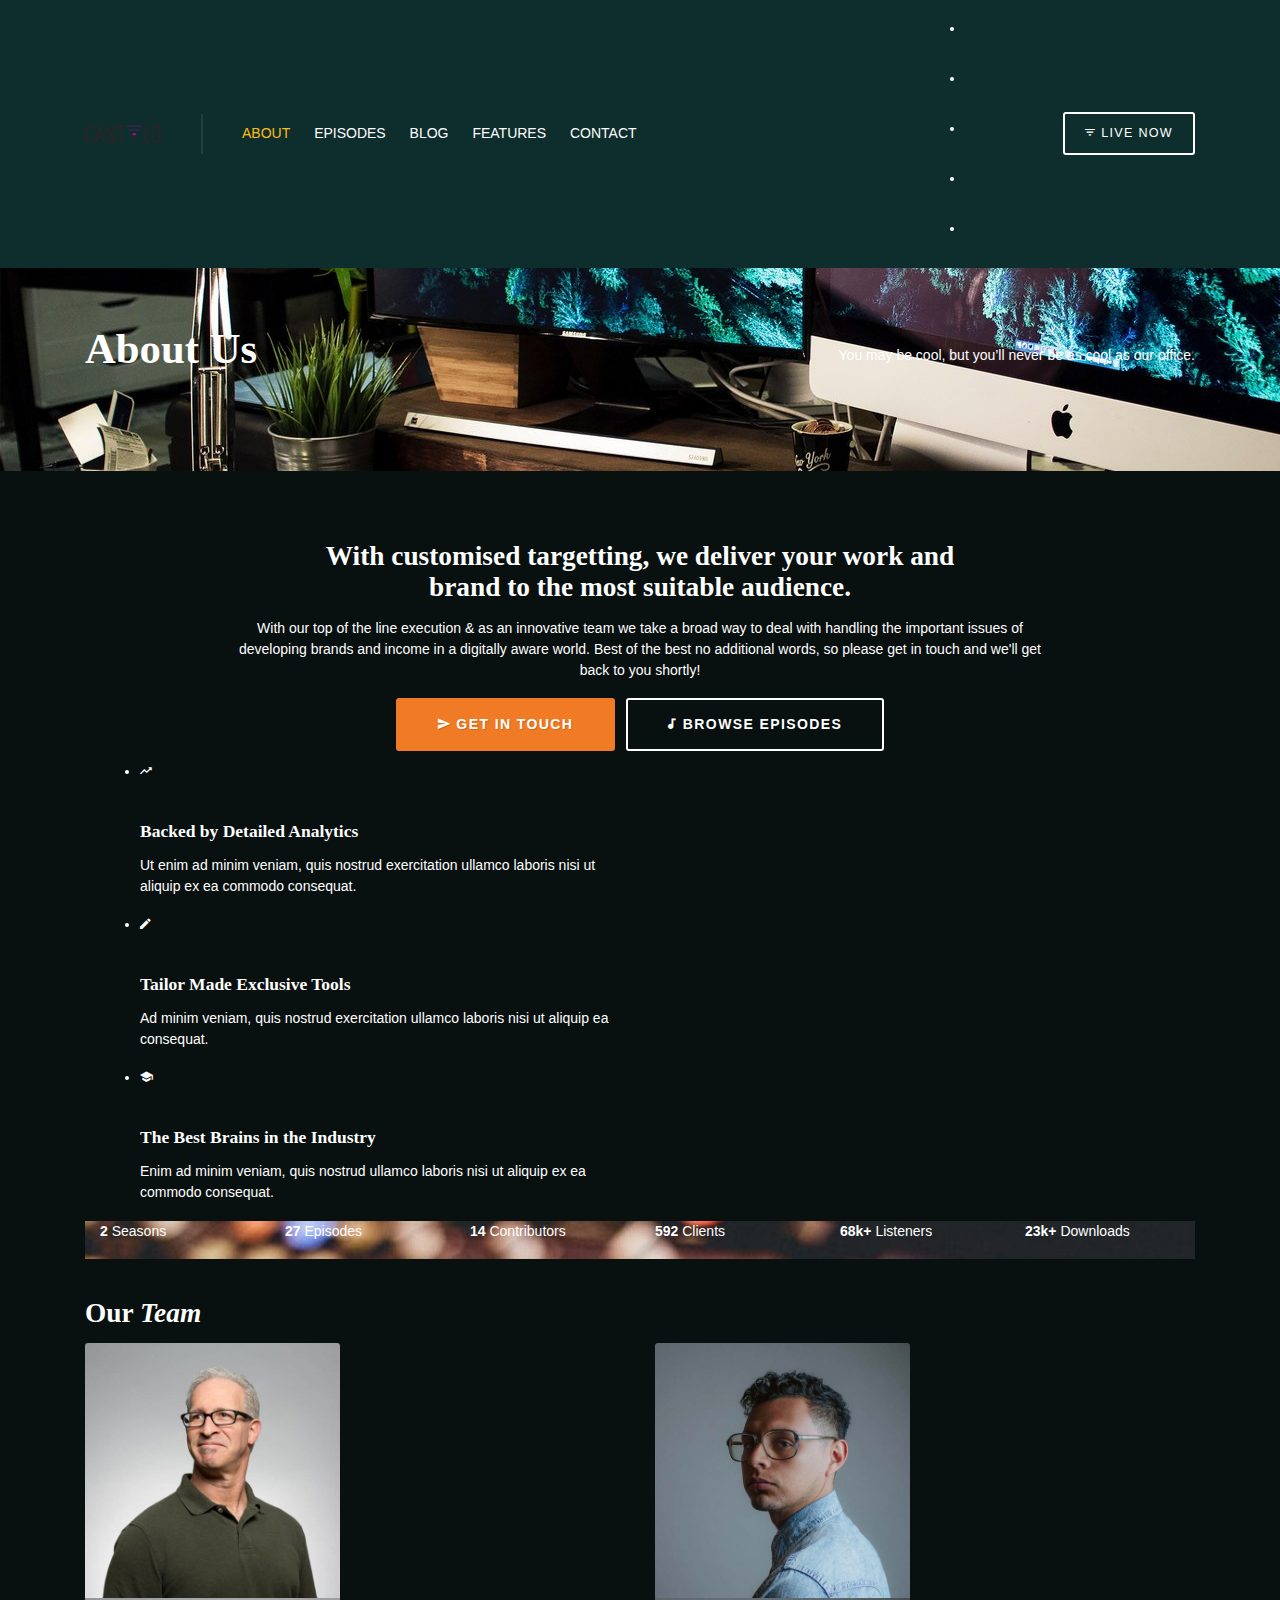
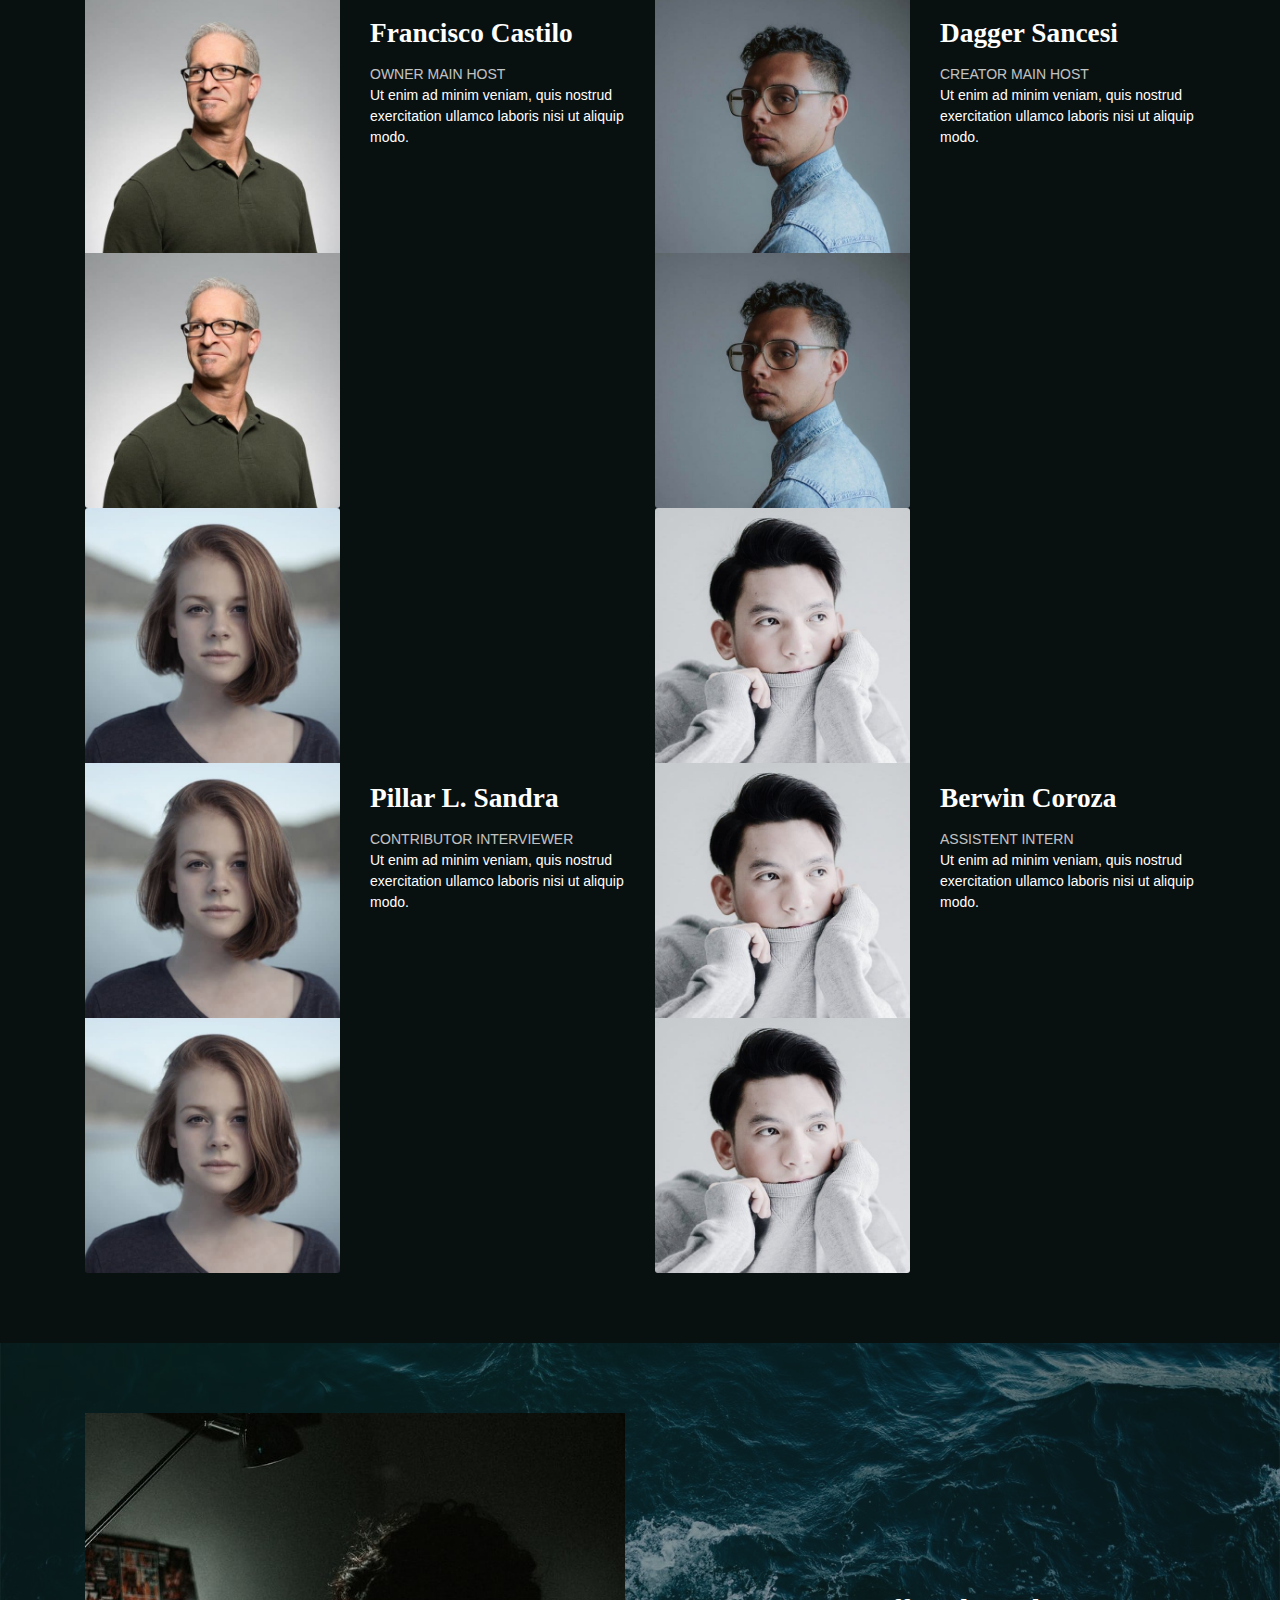
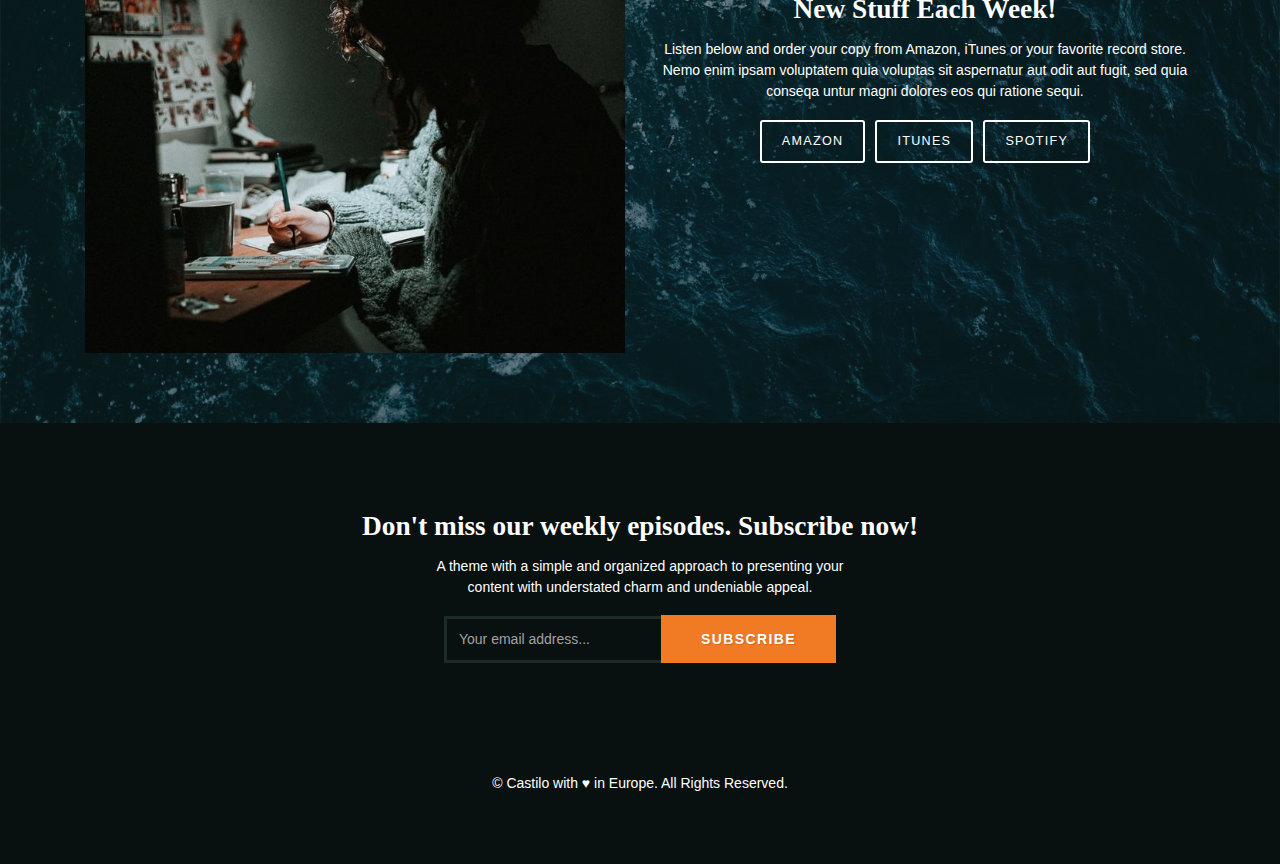
<file: about.html>
<!doctype html>
<html lang="en" class="no-js">

<!-- Mirrored from html.liviucerchez.com/castilo/about.html by HTTrack Website Copier/3.x [XR&CO'2014], Thu, 30 Oct 2025 15:06:23 GMT -->
<head>
	<title>About Us &mdash; Castilo</title>
	<meta charset="utf-8">
	<meta name="viewport" content="width=device-width, initial-scale=1, shrink-to-fit=no">

	<meta name="description" content="Castilo is fully responsive creative audio podcast HTML5 site template that looks great on any device.">
	<meta name="keywords" content="Castilo, HTML5, Template, Design, Development">

	<link href="https://fonts.googleapis.com/css?family=Oswald:300,400%7CKarla:400,700" rel="stylesheet">

	<link rel="shortcut icon" href="favicon.png">

	<link rel="stylesheet" href="assets/css/bootstrap-reboot.css">
	<link rel="stylesheet" href="assets/css/bootstrap-grid.css">
	<link rel="stylesheet" href="assets/css/material-design-iconic-font.css">

	<link rel="stylesheet" href="assets/css/style.css">

	<style id="castilo-inline-style">
		.featured-content {
			background-image: url(tmp/sample-header3.jpg);
		}

		.features .features-image {
			background-image: url(tmp/sample-features.jpg);
		}

		.scores {
			background-image: url(tmp/sample-scores.jpg);
		}

		.sales-box {
			background-image: url(tmp/sample-sales.jpg);
		}
	</style>
</head>
<body>
	<header id="top" class="navbar navbar-sticky">
		<div class="container">
			<div class="row align-items-center">
				<div class="site-title col col-lg-auto order-first">
					<h1>
						<a href="index.html" class="custom-logo-link" rel="home">
							<img src="tmp/logo.svg" class="custom-logo" width="76" height="18" alt="Castilo">
						</a>
					</h1>
				</div>
				<nav id="site-menu" class="col-12 col-lg order-3 order-sm-4 order-lg-2">
					<ul>
						<li class="menu-item current-menu-item"><a href="about.html">About</a></li>
						<li class="menu-item menu-item-has-children">
							<a href="episodes.html">Episodes</a>
							<a href="#" class="menu-expand"></a>
							<ul class="sub-menu">
								<li class="menu-item"><a href="episodes.html">Browse Episodes</a></li>
								<li class="menu-item"><a href="single-episode.html">Single Episode</a></li>
							</ul>
						</li>
						<li class="menu-item menu-item-has-children">
							<a href="blog.html">Blog</a>
							<a href="#" class="menu-expand"></a>
							<ul class="sub-menu">
								<li class="menu-item"><a href="blog.html">Browse Posts</a></li>
								<li class="menu-item"><a href="single-post.html">Single Post</a></li>
							</ul>
						</li>
						<li class="menu-item menu-item-has-children"><a href="styleguide.html">Features</a>
							<a href="#" class="menu-expand"></a>
							<ul class="sub-menu">
								<li class="menu-item"><a href="styleguide.html">Styleguide</a></li>
								<li class="menu-item menu-item-has-children">
									<a href="#">Sub Menu</a>
									<a href="#" class="menu-expand"></a>
									<ul class="sub-menu">
										<li class="menu-item"><a href="#">Sub Menu 1</a></li>
										<li class="menu-item"><a href="#">Sub Menu 2</a></li>
										<li class="menu-item"><a href="#">Sub Menu 3</a></li>
									</ul>
								</li>
								<li class="menu-item"><a href="404.html">404 - Page not found</a></li>
							</ul>
						</li>
						<li class="menu-item"><a href="contact.html">Contact</a></li>
					</ul>
				</nav>
				<nav id="social-links-menu" class="col-12 col-md-auto order-4 order-md-1 order-lg-3">
					<ul class="social-navigation">
						<li class="menu-item menu-item-type-custom">
							<a title="Facebook Profile" target="_blank" href="http://facebook.com/"><span class="screen-reader-text">Facebook</span></a>
						</li>
						<li class="menu-item menu-item-type-custom">
							<a title="Google Play" target="_blank" href="http://play.google.com/"><span class="screen-reader-text">Google Play</span></a>
						</li>
						<li class="menu-item menu-item-type-custom">
							<a title="Twitter Profile" target="_blank" href="http://twitter.com/"><span class="screen-reader-text">Twitter</span></a>
						</li>
						<li class="menu-item menu-item-type-custom">
							<a title="SoundCloud" target="_blank" href="http://soundcloud.com/podcast"><span class="screen-reader-text">SoundCloud</span></a>
						</li>
						<li class="menu-item menu-item-type-custom">
							<a title="YouTube Channel" target="_blank" href="http://youtube.com/"><span class="screen-reader-text">YouTube</span></a>
						</li>
					</ul>
				</nav>
				<div class="call-to-action col-12 col-sm-auto order-5 order-sm-2 order-lg-4">
					<a href="#" class="button button-small" target="_blank"><span class="zmdi zmdi-filter-list"></span> Live now</a>
				</div>
				<div class="site-menu-toggle col-auto order-2 order-sm-3">
					<a href="#site-menu">
						<span class="screen-reader-text">Toggle navigation</span>
					</a>
				</div>
			</div>
		</div>
	</header>

	<header id="featured" class="featured-content fade-background-60 padding-top-bottom">
		<div class="container">
			<div class="row align-items-center">
				<div class="col-12 col-md">
					<h1 class="entry-title">About Us</h1>
				</div>
				<div class="col-12 col-md-auto">
					<p class="big opacity-80">You may be cool, but you’ll never be as cool as our office.</p>
				</div>
			</div>
		</div>
	</header>

	<main id="content" class="padding-top-bottom">
		<div class="container">
			<div class="row">
				<div class="col-12">
					<div class="row justify-content-md-center">
						<div class="col-12 col-md-8 col-xl-7 text-center">
							<h3>With customised targetting, we deliver your work and brand to the most suitable audience.</h3>
						</div>
						<div class="col-12 col-md-10 col-lg-9 text-center">
							<p>With our top of the line execution & as an innovative team we take a broad way to deal with handling the important issues of developing brands and income in a digitally aware world. Best of the best no additional words, so please get in touch and we'll get back to you shortly!</p>
							<p class="no-margin-bottom">
								<a href="#" class="button button-color button-filled"><span class="zmdi zmdi-mail-send"></span> Get in touch</a> <a href="#" class="button"><span class="zmdi zmdi-audio"></span> Browse episodes</a>
							</p>
						</div>
					</div>

					<div class="features alignfull margin-top">
						<div class="container">
							<div class="row">
								<div class="image-container col-12 col-md-6">
									<div class="features-image"></div>
									<ul class="features-list">
										<li>
											<span class="feature-icon zmdi zmdi-trending-up"></span>
											<h5 class="feature-title">Backed by Detailed Analytics</h5>
											<p>Ut enim ad minim veniam, quis nostrud exercitation ullamco laboris nisi ut aliquip ex ea commodo consequat.</p>
										</li>
										<li>
											<span class="feature-icon zmdi zmdi-edit"></span>
											<h5 class="feature-title">Tailor Made Exclusive Tools</h5>
											<p>Ad minim veniam, quis nostrud exercitation ullamco laboris nisi ut aliquip ea consequat.</p>
										</li>
										<li>
											<span class="feature-icon zmdi zmdi-graduation-cap"></span>
											<h5 class="feature-title">The Best Brains in the Industry</h5>
											<p>Enim ad minim veniam, quis nostrud ullamco laboris nisi ut aliquip ex ea commodo consequat.</p>
										</li>
									</ul>
								</div>
							</div>
						</div>
					</div>

					<div class="scores alignfull margin-bottom padding-top-bottom">
						<div class="container">
							<div class="row justify-content-center">
								<div class="col-12 col-sm-6 col-md-4 col-lg-2">
									<p><strong>2</strong> Seasons</p>
								</div>
								<div class="col-12 col-sm-6 col-md-4 col-lg-2">
									<p><strong>27</strong> Episodes</p>
								</div>
								<div class="col-12 col-sm-6 col-md-4 col-lg-2">
									<p><strong>14</strong> Contributors</p>
								</div>
								<div class="col-12 col-sm-6 col-md-4 col-lg-2">
									<p><strong>592</strong> Clients</p>
								</div>
								<div class="col-12 col-sm-6 col-md-4 col-lg-2">
									<p><strong>68k+</strong> Listeners</p>
								</div>
								<div class="col-12 col-sm-6 col-md-4 col-lg-2">
									<p><strong>23k+</strong> Downloads</p>
								</div>
							</div>
						</div>
					</div>

					<h3 class="add-separator"><span>Our <em>Team</em></span></h3>
					<div class="team">
						<div class="row">
							<div class="col-12 col-md-6">
								<article class="entry entry-team-member">
									<div class="row align-items-lg-center">
										<div class="col-12 col-lg-6">
											<div class="entry-media entry-image multiply-effect">
												<a href="#">
													<img class="first" src="tmp/sample-team1.jpg" width="550" height="550" alt="">
													<span class="second"><img src="tmp/sample-team1.jpg" width="550" height="550" alt=""></span>
													<span class="third"><img src="tmp/sample-team1.jpg" width="550" height="550" alt=""></span>
												</a>
											</div>
										</div>
										<div class="col-12 col-lg-6">
											<header class="entry-header">
												<h3 class="entry-title">Francisco Castilo</h3>
												<div class="entry-meta">
													<span>Owner</span> <span>Main Host</span>
												</div>
											</header>
											<div class="entry-content">
												<p>Ut enim ad minim veniam, quis nostrud exercitation ullamco laboris nisi ut aliquip modo.</p>
												<p class="social-navigation">
													<a title="Facebook Profile" target="_blank" href="http://facebook.com/"><span class="screen-reader-text">Facebook</span></a>
													<a title="YouTube Channel" target="_blank" href="http://youtube.com/"><span class="screen-reader-text">YouTube</span></a>
													<a title="SoundCloud" target="_blank" href="http://soundcloud.com/podcast"><span class="screen-reader-text">SoundCloud</span></a>
												</p>
											</div>
										</div>
									</div>
								</article>
							</div>
							<div class="col-12 col-md-6">
								<article class="entry entry-team-member">
									<div class="row align-items-lg-center">
										<div class="col-12 col-lg-6">
											<div class="entry-media entry-image multiply-effect">
												<a href="#">
													<img class="first" src="tmp/sample-team2.jpg" width="550" height="550" alt="">
													<span class="second"><img src="tmp/sample-team2.jpg" width="550" height="550" alt=""></span>
													<span class="third"><img src="tmp/sample-team2.jpg" width="550" height="550" alt=""></span>
												</a>
											</div>
										</div>
										<div class="col-12 col-lg-6">
											<header class="entry-header">
												<h3 class="entry-title">Dagger Sancesi</h3>
												<div class="entry-meta">
													<span>Creator</span> <span>Main Host</span>
												</div>
											</header>
											<div class="entry-content">
												<p>Ut enim ad minim veniam, quis nostrud exercitation ullamco laboris nisi ut aliquip modo.</p>
												<p class="social-navigation">
													<a title="Google Plus" target="_blank" href="http://plus.google.com/"><span class="screen-reader-text">Google Plus</span></a>
													<a title="Twitter Profile" target="_blank" href="http://twitter.com/"><span class="screen-reader-text">Twitter</span></a>
													<a title="YouTube Channel" target="_blank" href="http://youtube.com/"><span class="screen-reader-text">YouTube</span></a>
												</p>
											</div>
										</div>
									</div>
								</article>
							</div>
							<div class="col-12 col-md-6">
								<article class="entry entry-team-member">
									<div class="row align-items-lg-center">
										<div class="col-12 col-lg-6">
											<div class="entry-media entry-image multiply-effect">
												<a href="#">
													<img class="first" src="tmp/sample-team3.jpg" width="550" height="550" alt="">
													<span class="second"><img src="tmp/sample-team3.jpg" width="550" height="550" alt=""></span>
													<span class="third"><img src="tmp/sample-team3.jpg" width="550" height="550" alt=""></span>
												</a>
											</div>
										</div>
										<div class="col-12 col-lg-6">
											<header class="entry-header">
												<h3 class="entry-title">Pillar L. Sandra</h3>
												<div class="entry-meta">
													<span>Contributor</span> <span>Interviewer</span>
												</div>
											</header>
											<div class="entry-content">
												<p>Ut enim ad minim veniam, quis nostrud exercitation ullamco laboris nisi ut aliquip modo.</p>
												<p class="social-navigation">
													<a title="Google Plus" target="_blank" href="http://plus.google.com/"><span class="screen-reader-text">Google Plus</span></a>
													<a title="Twitter Profile" target="_blank" href="http://twitter.com/"><span class="screen-reader-text">Twitter</span></a>
													<a title="YouTube Channel" target="_blank" href="http://youtube.com/"><span class="screen-reader-text">YouTube</span></a>
												</p>
											</div>
										</div>
									</div>
								</article>
							</div>
							<div class="col-12 col-md-6">
								<article class="entry entry-team-member">
									<div class="row align-items-lg-center">
										<div class="col-12 col-lg-6">
											<div class="entry-media entry-image multiply-effect">
												<a href="#">
													<img class="first" src="tmp/sample-team4.jpg" width="550" height="550" alt="">
													<span class="second"><img src="tmp/sample-team4.jpg" width="550" height="550" alt=""></span>
													<span class="third"><img src="tmp/sample-team4.jpg" width="550" height="550" alt=""></span>
												</a>
											</div>
										</div>
										<div class="col-12 col-lg-6">
											<header class="entry-header">
												<h3 class="entry-title">Berwin Coroza</h3>
												<div class="entry-meta">
													<span>Assistent</span> <span>Intern</span>
												</div>
											</header>
											<div class="entry-content">
												<p>Ut enim ad minim veniam, quis nostrud exercitation ullamco laboris nisi ut aliquip modo.</p>
												<p class="social-navigation">
													<a title="Facebook Profile" target="_blank" href="http://facebook.com/"><span class="screen-reader-text">Facebook</span></a>
													<a title="YouTube Channel" target="_blank" href="http://youtube.com/"><span class="screen-reader-text">YouTube</span></a>
													<a title="SoundCloud" target="_blank" href="http://soundcloud.com/podcast"><span class="screen-reader-text">SoundCloud</span></a>
												</p>
											</div>
										</div>
									</div>
								</article>
							</div>
						</div>
					</div>
				</div>
			</div>
		</div>
	</main>

	<footer class="sales-box padding-top-bottom">
		<div class="container">
			<div class="row align-items-center">
				<div class="col-12 col-md-6">
					<a href="#" class="cover-image">
						<img src="tmp/sample-sales-cover.jpg" width="590" height="590" alt="">
					</a>
				</div>
				<div class="col-12 col-md-6">
					<h3>New Stuff Each Week!</h3>
					<p>Listen below and order your copy from Amazon, iTunes or your favorite record store. Nemo enim ipsam voluptatem quia voluptas sit aspernatur aut odit aut fugit, sed quia conseqa untur magni dolores eos qui ratione sequi.</p>
					<p><a href="#" class="button button-small button-white">Amazon</a> <a href="#" class="button button-small button-white">iTunes</a> <a href="#" class="button button-small button-white">Spotify</a></p>
				</div>
			</div>
		</div>
	</footer>

	<footer id="footer" class="padding-top-bottom">
		<div class="container">
			<div class="row">
				<div class="widget-area col-12">
					<section class="widget widget_text">
						<h3 class="widget-title">Don't miss our weekly episodes. Subscribe now!</h3>
						<div class="textwidget">
							<form class="mc4wp-form" method="post">
								<div class="mc4wp-form-fields">
									<p>A theme with a simple and organized approach to presenting your content with understated charm and undeniable appeal.</p>
									<p class="one-line">
										<label class="screen-reader-text" for="subscribe_email">Subscription Email</label><input id="subscribe_email" name="email" required="" placeholder="Your email address..." type="email"><input value="Subscribe" type="submit" class="button-color button-filled">
									</p>
								</div>
							</form>
						</div>
					</section>
					<section class="widget widget_nav">
						<h3 class="screen-reader-text">Social Navigation</h3>
						<nav>
							<ul class="social-navigation">
								<li class="menu-item menu-item-type-custom">
									<a title="Facebook Profile" target="_blank" href="http://facebook.com/"><span class="screen-reader-text">Facebook</span></a>
								</li>
								<li class="menu-item menu-item-type-custom">
									<a title="Google Play" target="_blank" href="http://play.google.com/"><span class="screen-reader-text">Google Play</span></a>
								</li>
								<li class="menu-item menu-item-type-custom">
									<a title="Twitter Profile" target="_blank" href="http://twitter.com/"><span class="screen-reader-text">Twitter</span></a>
								</li>
								<li class="menu-item menu-item-type-custom">
									<a title="SoundCloud" target="_blank" href="http://soundcloud.com/podcast"><span class="screen-reader-text">SoundCloud</span></a>
								</li>
								<li class="menu-item menu-item-type-custom">
									<a title="YouTube Channel" target="_blank" href="http://youtube.com/"><span class="screen-reader-text">YouTube</span></a>
								</li>
							</ul>
						</nav>
					</section>
				</div>
				<div class="copyright col-12">
					<p>&copy; Castilo with &hearts; in Europe. All Rights Reserved.</p>
				</div>
			</div>
		</div>
	</footer>

	<script src="assets/js/jquery-3.2.1.min.js"></script>
	<script src="assets/js/modernizr-custom.js"></script>
	<script src="assets/js/functions.js"></script>
</body>

<!-- Mirrored from html.liviucerchez.com/castilo/about.html by HTTrack Website Copier/3.x [XR&CO'2014], Thu, 30 Oct 2025 15:06:25 GMT -->
</html>
</file>
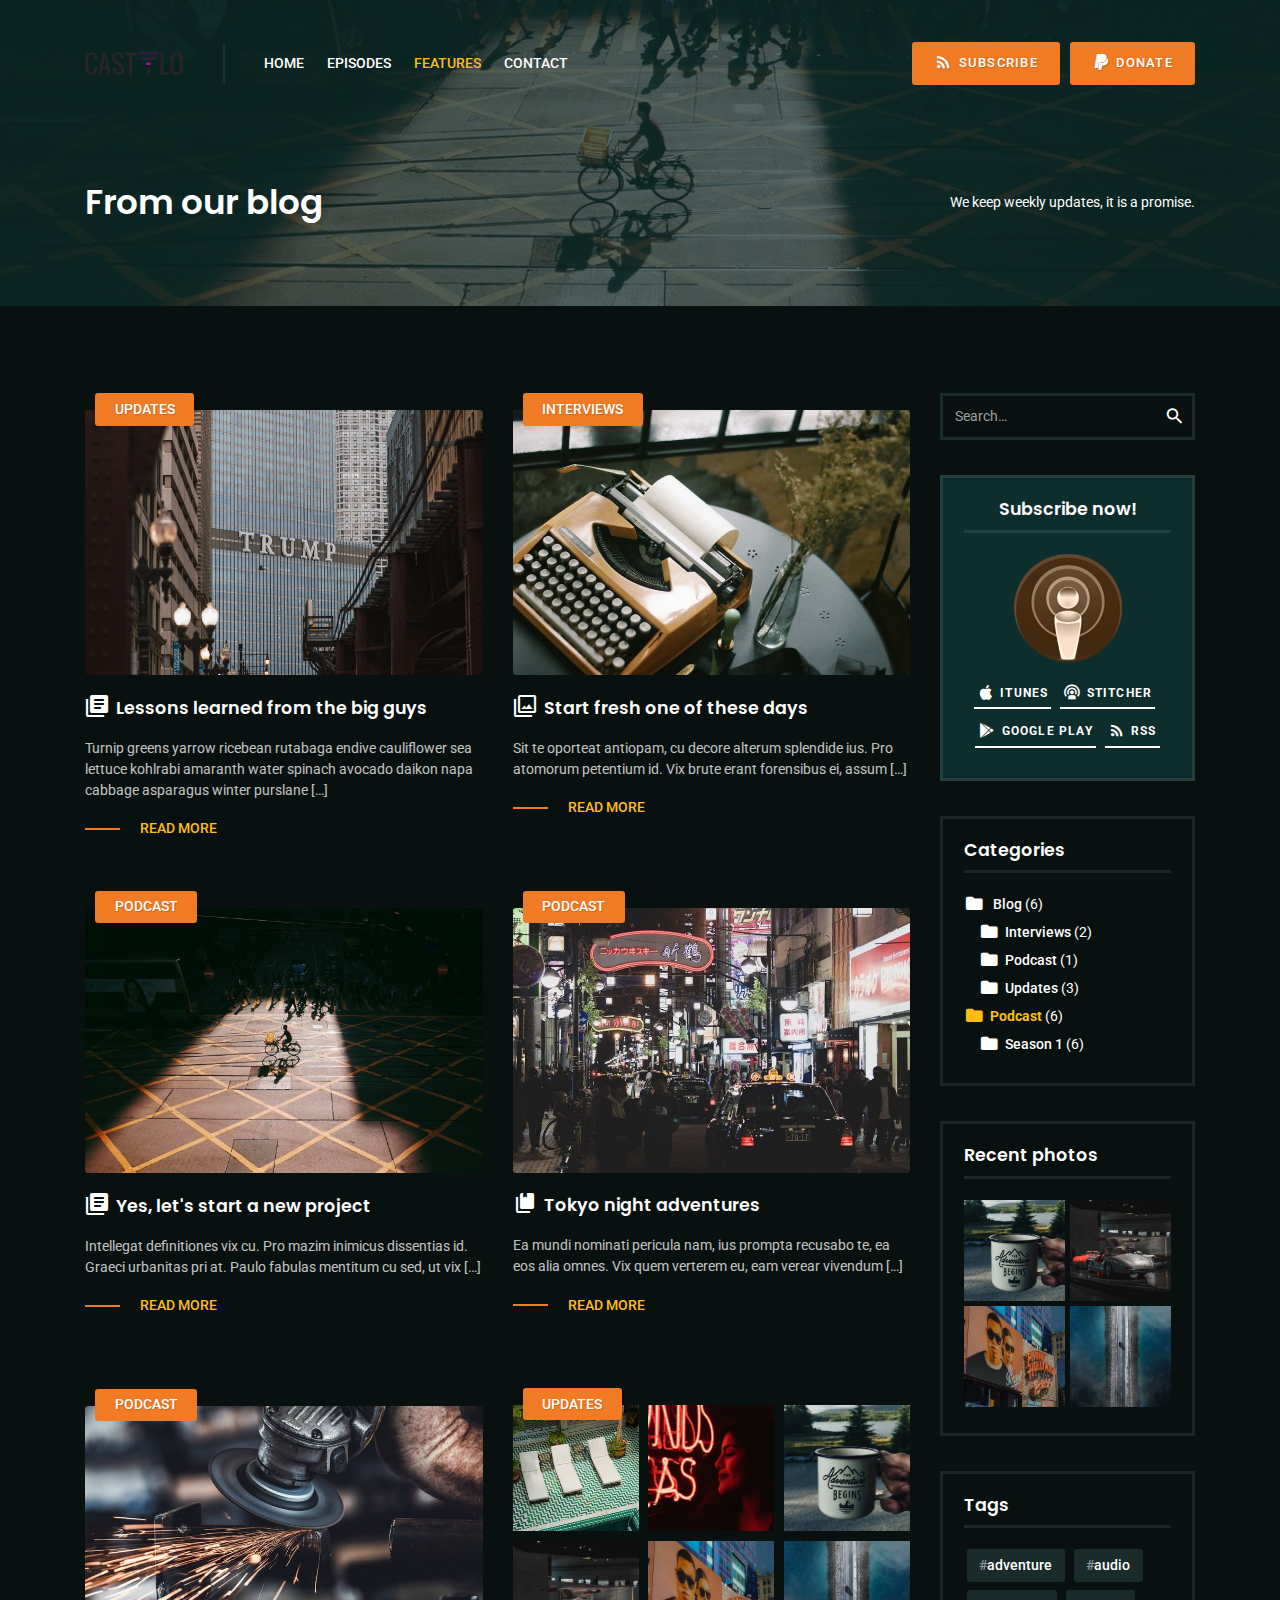
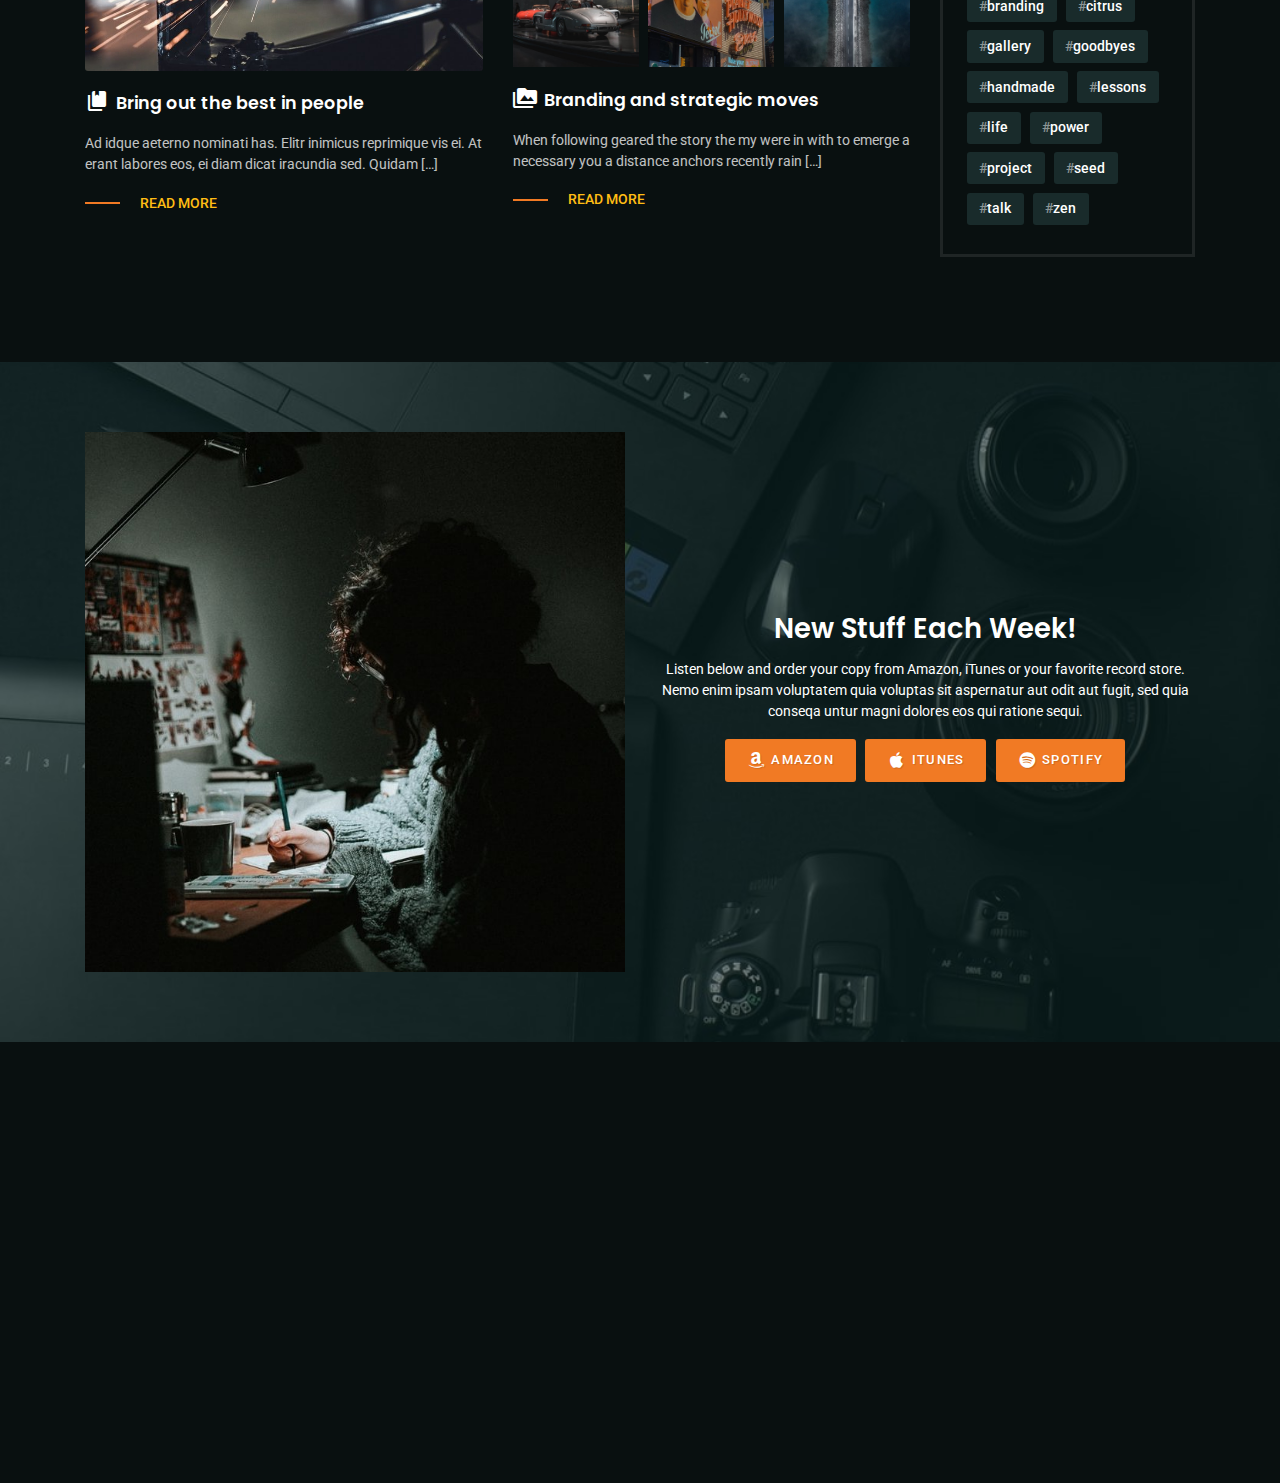
<file: blog.html>
<!doctype html>
<html lang="en" class="no-js">

<!-- Mirrored from html.liviucerchez.com/anii/blog.html by HTTrack Website Copier/3.x [XR&CO'2014], Thu, 30 Oct 2025 15:40:29 GMT -->
<head>
	<title>Blog - Anii</title>
	<meta charset="utf-8">
	<meta name="viewport" content="width=device-width, initial-scale=1, shrink-to-fit=no">

	<meta name="description" content="Anii is fully responsive creative audio podcast HTML site template that looks great on any device.">
	<meta name="keywords" content="Anii, HTML, Template, Design, Development">

	<link rel="shortcut icon" href="favicon.png">

	<link href="https://fonts.googleapis.com/css?family=Roboto:400,500,700%7CPoppins:400,600" rel="stylesheet">

	<link rel="stylesheet" href="assets/css/materialdesignicons.css">
	<link rel="stylesheet" href="assets/css/bootstrap-grid.css">
	<link rel="stylesheet" href="assets/css/style.css">

	<style id="anii-inline-style">
		.sales-box {
			background-image: url(tmp/sample-sales-background.jpg);
		}
	</style>
</head>
<body class="footer-sticky expand-featured-media">
	<header id="top">
		<div class="navbar navbar-sticky">
			<div class="container">
				<div class="row align-items-center">
					<div class="site-title col col-lg-auto order-first">
						<h1><a href="index.html" class="custom-logo-link" rel="home">
								<img src="tmp/logo.svg" class="custom-logo" width="98" height="30" alt="Anii"></a></h1>
					</div>
					<nav id="site-menu" class="col-12 col-lg order-3 order-sm-4 order-lg-2">
						<ul>
							<li class="menu-item menu-item-has-children">
								<a href="index.html">Home</a>
								<a href="#" class="menu-expand"></a>
								<ul class="sub-menu">
									<li class="menu-item"><a href="index.html">Home</a></li>
									<li class="menu-item"><a href="index-alt.html">Home - Alt</a></li>
								</ul>
							</li>
							<li class="menu-item menu-item-has-children">
								<a href="episodes.html">Episodes</a>
								<a href="#" class="menu-expand"></a>
								<ul class="sub-menu">
									<li class="menu-item"><a href="episodes.html">Browse Episodes</a></li>
									<li class="menu-item"><a href="single-episode.html">Single Episode</a></li>
								</ul>
							</li>
							<li class="menu-item menu-item-has-children current-menu-parent"><a href="styleguide.html">Features</a>
								<a href="#" class="menu-expand"></a>
								<ul class="sub-menu">
									<li class="menu-item"><a href="about.html">About</a></li>
									<li class="menu-item menu-item-has-children current-menu-parent current-menu-item">
										<a href="blog.html">Blog</a>
										<a href="#" class="menu-expand"></a>
										<ul class="sub-menu">
											<li class="menu-item current-menu-item"><a href="blog.html">Browse Posts</a></li>
											<li class="menu-item"><a href="single-post.html">Single Post</a></li>
										</ul>
									</li>
									<li class="menu-item"><a href="styleguide.html">Styleguide</a></li>
									<li class="menu-item"><a href="404.html">404 - Not found</a></li>
								</ul>
							</li>
							<li class="menu-item"><a href="contact.html">Contact</a></li>
						</ul>
					</nav>
					<div class="call-to-action col-12 col-lg-auto order-5 order-xl-4">
						<a href="#" class="button button-small button-color button-filled" target="_blank"><span class="mdi mdi-rss"></span> Subscribe</a>
						<a href="#" class="button button-small button-color button-filled" target="_blank"><span class="mdi mdi-paypal"></span> Donate</a>
					</div>
					<div class="site-menu-toggle col-auto order-2 order-sm-3">
						<a href="#site-menu">
							<span class="screen-reader-text">Toggle navigation</span>
						</a>
					</div>
				</div>
			</div>
		</div>
		<div id="featured" class="featured-content">
			<div class="container">
				<div class="row align-items-md-center">
					<div class="col-12 col-md">
						<h2>From our blog</h2>
					</div>
					<div class="col-12 col-md-auto entry-description">
						<p>We keep weekly updates, it is a promise.</p>
					</div>
				</div>
			</div>
			<div id="featured-media" class="featured-media">
				<img src="tmp/sample-post3.jpg" alt="">
			</div>
		</div>
	</header>

	<main id="content">
		<div class="container">
			<div class="row">
				<div class="col-12 col-md-8 col-lg-9">
					<div class="post-listing">
						<div class="row masonry-grid">
							<div class="col-12 col-lg-6 grid-item">
								<article class="entry entry-post has-post-thumbnail">
									<div class="categories">
										<span class="screen-reader-text">Posted in:</span>
										<a href="#" rel="category tag">Updates</a>
									</div>
									<div class="entry-media entry-image">
										<a href="single-post.html"><img src="tmp/sample-post1.jpg" width="750" height="500" alt=""></a>
									</div>
									<header class="entry-header">
										<h2 class="entry-title"><a href="single-post.html" rel="bookmark">Lessons learned from the big guys</a></h2>
									</header>
									<div class="entry-content">
										<p>Turnip greens yarrow ricebean rutabaga endive cauliflower sea lettuce kohlrabi amaranth water spinach avocado daikon napa cabbage asparagus winter purslane […]</p>
										<a href="single-post.html" class="read-more line-link">Read more</a>
									</div>
								</article>
							</div>
							<div class="col-12 col-lg-6 grid-item">
								<article class="entry entry-post format-image has-post-thumbnail">
									<div class="categories">
										<span class="screen-reader-text">Posted in:</span>
										<a href="#" rel="category tag">Interviews</a>
									</div>
									<div class="entry-media entry-image">
										<a href="single-post.html"><img src="tmp/sample-post2.jpg" width="750" height="500" alt=""></a>
									</div>
									<header class="entry-header">
										<h2 class="entry-title"><a href="single-post.html" rel="bookmark">Start fresh one of these days</a></h2>
									</header>
									<div class="entry-content">
										<p>Sit te oporteat antiopam, cu decore alterum splendide ius. Pro atomorum petentium id. Vix brute erant forensibus ei, assum […]</p>
										<a href="single-post.html" class="read-more line-link">Read more</a>
									</div>
								</article>
							</div>
							<div class="col-12 col-lg-6 grid-item">
								<article class="entry entry-post has-post-thumbnail">
									<div class="categories">
										<span class="screen-reader-text">Posted in:</span>
										<a href="#" rel="category tag">Podcast</a>
									</div>
									<div class="entry-media entry-image">
										<a href="single-post.html"><img src="tmp/sample-post3.jpg" width="1314" height="921" alt=""></a>
									</div>
									<header class="entry-header">
										<h2 class="entry-title"><a href="single-post.html" rel="bookmark">Yes, let's start a new project</a></h2>
									</header>
									<div class="entry-content">
										<p>Intellegat definitiones vix cu. Pro mazim inimicus dissentias id. Graeci urbanitas pri at. Paulo fabulas mentitum cu sed, ut vix […]</p>
										<a href="single-post.html" class="read-more line-link">Read more</a>
									</div>
								</article>
							</div>
							<div class="col-12 col-lg-6 grid-item">
								<article class="entry entry-post format-status has-post-thumbnail">
									<div class="categories">
										<span class="screen-reader-text">Posted in:</span>
										<a href="#" rel="category tag">Podcast</a>
									</div>
									<div class="entry-media entry-image">
										<a href="single-post.html"><img src="tmp/sample-post4.jpg" width="750" height="500" alt=""></a>
									</div>
									<header class="entry-header">
										<h2 class="entry-title"><a href="single-post.html" rel="bookmark">Tokyo night adventures</a></h2>
									</header>
									<div class="entry-content">
										<p>Ea mundi nominati pericula nam, ius prompta recusabo te, ea eos alia omnes. Vix quem verterem eu, eam verear vivendum […]</p>
										<a href="single-post.html" class="read-more line-link">Read more</a>
									</div>
								</article>
							</div>
							<div class="col-12 col-lg-6 grid-item">
								<article class="entry entry-post format-gallery has-post-thumbnail">
									<div class="categories">
										<span class="screen-reader-text">Posted in:</span>
										<a href="#" rel="category tag">Updates</a>
									</div>
									<div class="entry-media entry-gallery">
										<div class="gallery gallery-columns-3">
											<figure class="gallery-item"><div class="gallery-icon"><img src="tmp/sample-episode3.jpg" width="200" height="200" alt=""></div></figure><figure class="gallery-item"><div class="gallery-icon"><img src="tmp/sample-instagram1.jpg" width="200" height="200" alt=""></div></figure><figure class="gallery-item"><div class="gallery-icon"><img src="tmp/sample-instagram2.jpg" width="200" height="200" alt=""></div></figure><figure class="gallery-item"><div class="gallery-icon"><img src="tmp/sample-instagram3.jpg" width="200" height="200" alt=""></div></figure><figure class="gallery-item"><div class="gallery-icon"><img src="tmp/sample-instagram4.jpg" width="200" height="200" alt=""></div></figure><figure class="gallery-item"><div class="gallery-icon"><img src="tmp/sample-instagram5.jpg" width="200" height="200" alt=""></div></figure>
										</div>
									</div>
									<header class="entry-header">
										<h2 class="entry-title"><a href="single-post.html" rel="bookmark">Branding and strategic moves</a></h2>
									</header>
									<div class="entry-content">
										<p>When following geared the story the my were in with to emerge a necessary you a distance anchors recently rain […]</p>
										<a href="single-post.html" class="read-more line-link">Read more</a>
									</div>
								</article>
							</div>
							<div class="col-12 col-lg-6 grid-item">
								<article class="entry entry-post format-status has-post-thumbnail">
									<div class="categories">
										<span class="screen-reader-text">Posted in:</span>
										<a href="#" rel="category tag">Podcast</a>
									</div>
									<div class="entry-media entry-image">
										<a href="single-post.html"><img src="tmp/sample-post5.jpg" width="750" height="500" alt=""></a>
									</div>
									<header class="entry-header">
										<h2 class="entry-title"><a href="single-post.html" rel="bookmark">Bring out the best in people</a></h2>
									</header>
									<div class="entry-content">
										<p>Ad idque aeterno nominati has. Elitr inimicus reprimique vis ei. At erant labores eos, ei diam dicat iracundia sed. Quidam […]</p>
										<a href="single-post.html" class="read-more line-link">Read more</a>
									</div>
								</article>
							</div>
							<div class="grid-sizer"></div>
						</div>
					</div>
				</div>
				<div class="col-12 col-md-4 col-lg-3">
					<aside id="sidebar" class="widget-area">
						<section class="widget widget_search">
							<form role="search" method="get" class="searchform">
								<label class="screen-reader-text">Search for:</label>
								<input type="search" name="s" placeholder="Search&hellip;" value="">
								<button type="submit"><span class="screen-reader-text">Search</span><span class="mdi mdi-magnify"></span></button>
							</form>
						</section>
						<section class="widget widget_text widget_subscribe">
							<h5 class="widget-title">Subscribe now!</h5>
							<div class="textwidget">
								<p>
									<img style="display: block; margin: 0.5em auto 1em;" src="tmp/itunes-subcribe.png" alt="subscribe-itunes" width="108" height="108">
								</p>
								<p>
									<a class="button button-underline" href="#" target="_blank" rel="noopener noreferrer"><span class="mdi mdi-apple"></span> iTunes</a> <a class="button button-underline" href="#" target="_blank" rel="noopener noreferrer"><span class="mdi mdi-podcast"></span> Stitcher</a> <a class="button button-underline" href="#" target="_blank" rel="noopener noreferrer"><span class="mdi mdi-google-play"></span> Google Play</a> <a class="button button-underline" href="#" target="_blank" rel="noopener noreferrer"><span class="mdi mdi-rss"></span> RSS</a>
								</p>
							</div>
						</section>
						<section class="widget widget_categories">
							<h5 class="widget-title">Categories</h5>
							<ul>
								<li class="cat-item">
									<a href="#">Blog</a> (6)
									<ul class="children">
										<li class="cat-item"><a href="#">Interviews</a> (2)</li>
										<li class="cat-item"><a href="#">Podcast</a> (1)</li>
										<li class="cat-item"><a href="#">Updates</a> (3)</li>
									</ul>
								</li>
								<li class="cat-item current-cat"><a href="#">Podcast</a> (6)
									<ul class="children">
										<li class="cat-item"><a href="#">Season 1</a> (6)</li>
									</ul>
								</li>
							</ul>
						</section>
						<section class="widget widget_media_gallery">
							<h5 class="widget-title">Recent photos</h5>
							<div class="gallery gallery-columns-2">
								<figure class="gallery-item">
									<div class="gallery-icon landscape">
										<a href="#"><img width="200" height="200" src="tmp/sample-instagram2.jpg" alt=""></a>
									</div>
								</figure>
								<figure class="gallery-item">
									<div class="gallery-icon landscape">
										<a href="#"><img width="200" height="200" src="tmp/sample-instagram3.jpg" alt=""></a>
									</div>
								</figure>
								<figure class="gallery-item">
									<div class="gallery-icon landscape">
										<a href="#"><img width="200" height="200" src="tmp/sample-instagram4.jpg" alt=""></a>
									</div>
								</figure>
								<figure class="gallery-item">
									<div class="gallery-icon landscape">
										<a href="#"><img width="200" height="200" src="tmp/sample-instagram5.jpg" alt=""></a>
									</div>
								</figure>
							</div>
						</section>
						<section class="widget widget_tag_cloud">
							<h5 class="widget-title">Tags</h5>
							<div class="tagcloud">
								<a href="#" class="tag-cloud-link">adventure</a> <a href="#" class="tag-cloud-link">audio</a> <a href="#" class="tag-cloud-link">branding</a> <a href="#" class="tag-cloud-link">citrus</a> <a href="#" class="tag-cloud-link">gallery</a> <a href="#" class="tag-cloud-link">goodbyes</a> <a href="#" class="tag-cloud-link">handmade</a> <a href="#" class="tag-cloud-link">lessons</a> <a href="#" class="tag-cloud-link">life</a> <a href="#" class="tag-cloud-link">power</a> <a href="#" class="tag-cloud-link">project</a> <a href="#" class="tag-cloud-link">seed</a> <a href="#" class="tag-cloud-link">talk</a> <a href="#" class="tag-cloud-link">zen</a>
							</div>
						</section>
					</aside>
				</div>
			</div>
		</div>
	</main>

	<footer class="sales-box">
		<div class="container">
			<div class="row align-items-center">
				<div class="col-12 col-md-6">
					<a href="#" class="cover-image">
						<img src="tmp/sample-sales-cover.jpg" alt="">
					</a>
				</div>
				<div class="col-12 col-md-6">
					<h3>New Stuff Each Week!</h3>
					<p>Listen below and order your copy from Amazon, iTunes or your favorite record store. Nemo enim ipsam voluptatem quia voluptas sit aspernatur aut odit aut fugit, sed quia conseqa untur magni dolores eos qui ratione sequi.</p>
					<p><a href="#" class="button button-filled button-color button-small"><span class="mdi mdi-amazon"></span> Amazon</a> <a href="#" class="button button-filled button-color button-small"><span class="mdi mdi-apple"></span> iTunes</a> <a href="#" class="button button-filled button-color button-small"><span class="mdi mdi-spotify"></span> Spotify</a></p>
				</div>
			</div>
		</div>
	</footer>

	<footer id="footer">
		<div class="container">
			<div class="row">
				<div class="widget-area col-12">
					<section class="widget widget_text">
						<h3 class="widget-title">Don't miss our weekly episodes!</h3>
						<div class="textwidget">
							<form class="mc4wp-form" method="post">
								<div class="mc4wp-form-fields">
									<p>A theme with a simple and organized approach to presenting your content with understated charm and undeniable appeal.</p>
									<p class="one-line">
										<label class="screen-reader-text" for="subscribe_email">Subscription Email</label><input id="subscribe_email" name="email" required placeholder="Your email address&hellip;" type="email"><input value="Subscribe" type="submit">
									</p>
								</div>
							</form>
						</div>
					</section>
					<section class="widget widget_nav">
						<h3 class="screen-reader-text">Social Navigation</h3>
						<nav>
							<ul class="social-navigation">
								<li class="menu-item menu-item-type-custom">
									<a title="Facebook Profile" target="_blank" href="https://facebook.com/"><span class="screen-reader-text">Facebook Profile</span></a>
								</li>
								<li class="menu-item menu-item-type-custom">
									<a title="Google Play" target="_blank" href="https://play.google.com/"><span class="screen-reader-text">Google Play</span></a>
								</li>
								<li class="menu-item menu-item-type-custom">
									<a title="YouTube Channel" target="_blank" href="https://youtube.com/"><span class="screen-reader-text">YouTube Channel</span></a>
								</li>
								<li class="menu-item menu-item-type-custom">
									<a title="Spotify Mixtape" target="_blank" href="https://spotify.com/"><span class="screen-reader-text">Spotify Mixtape</span></a>
								</li>
								<li class="menu-item menu-item-type-custom">
									<a title="Donate via PayPal" target="_blank" href="https://paypal.me/"><span class="screen-reader-text">Donate via PayPal</span></a>
								</li>
							</ul>
						</nav>
					</section>
				</div>
				<div class="copyright col-12">
					<p>&copy; Anii's Podcast was created with &hearts; in Europe. All Rights Reserved. <span class="separator" role="separator" aria-hidden="true"></span> <a class="privacy-policy-link" href="#">Privacy Policy</a></p>
				</div>
			</div>
		</div>
	</footer>

	<script src="assets/js/jquery-3.2.1.min.js"></script>
	<script src="assets/js/modernizr-custom.js"></script>
	<script src="assets/js/imagesloaded.pkgd.min.js"></script>
	<script src="assets/js/masonry.pkgd.min.js"></script>
	<script src="assets/js/functions.js"></script>
</body>

<!-- Mirrored from html.liviucerchez.com/anii/blog.html by HTTrack Website Copier/3.x [XR&CO'2014], Thu, 30 Oct 2025 15:40:30 GMT -->
</html>
</file>
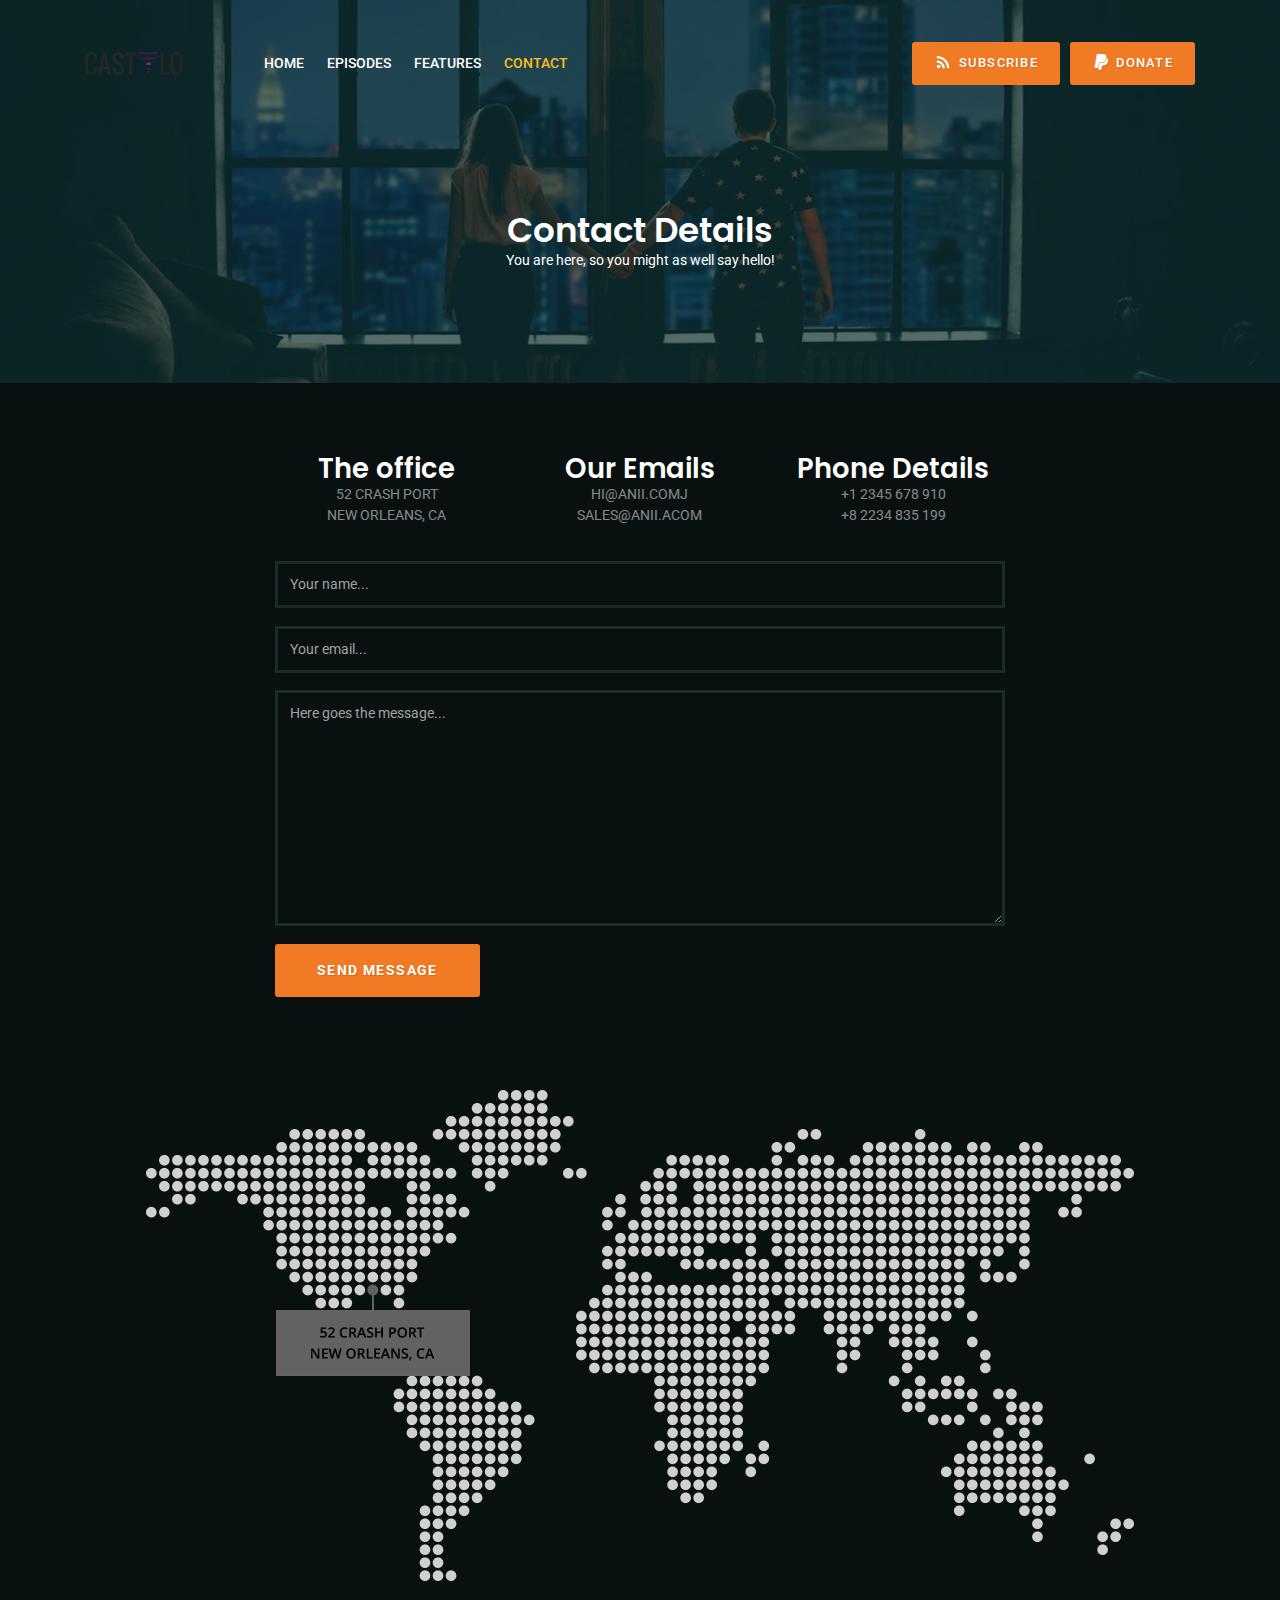
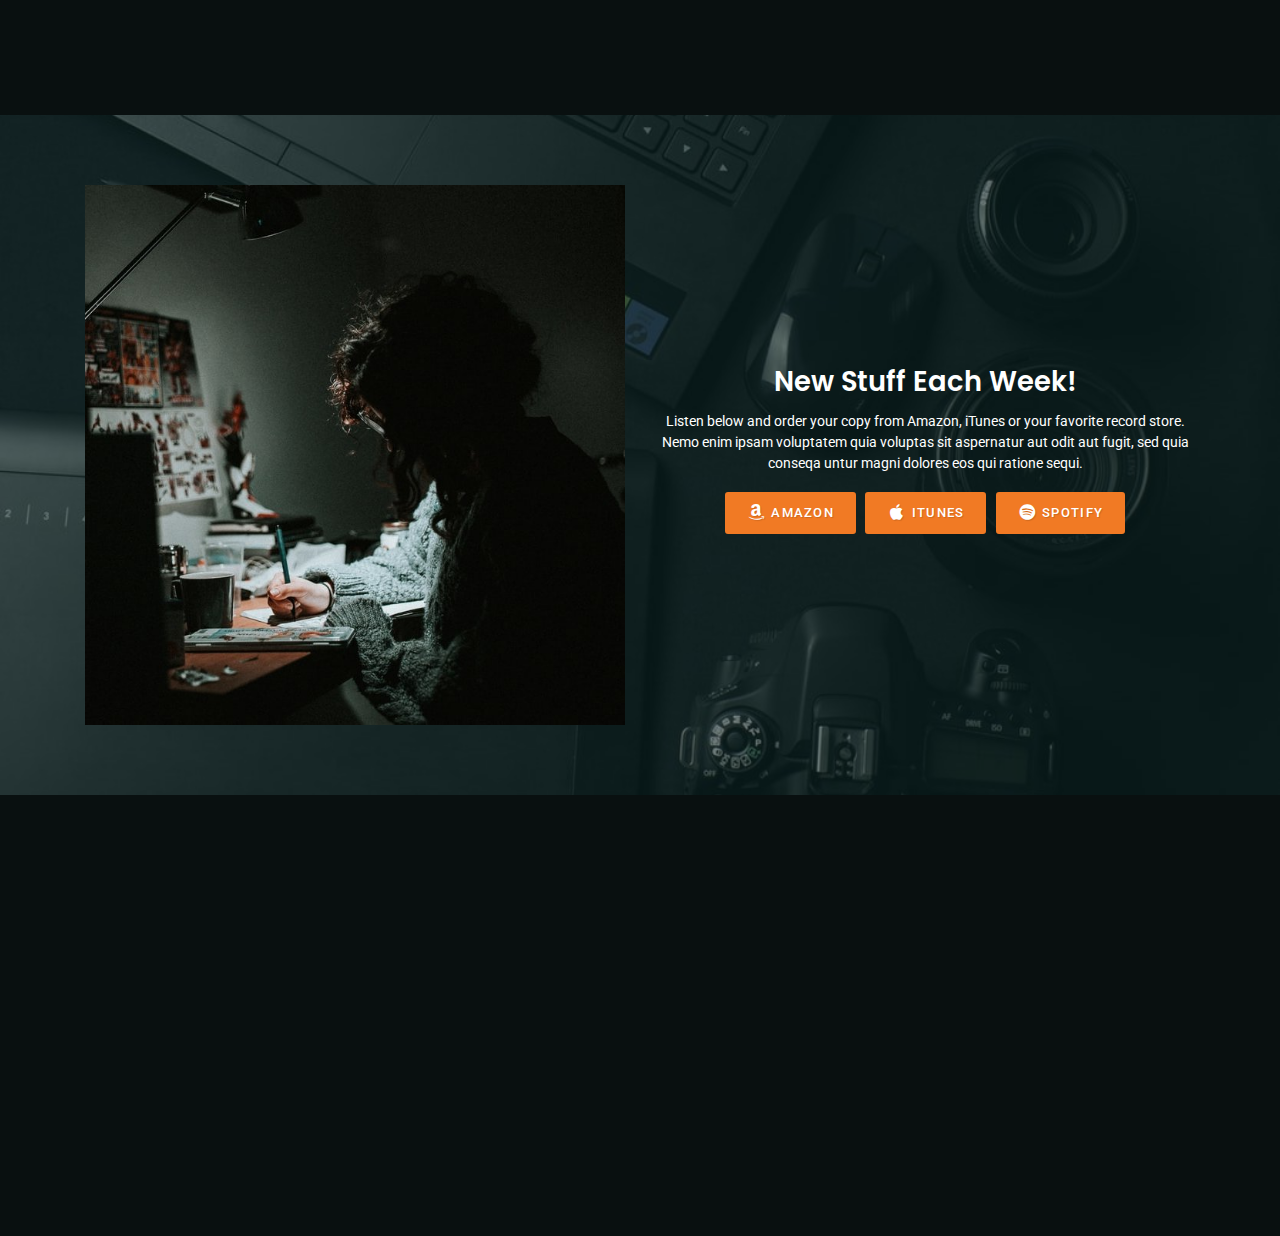
<file: contact.html>
<!doctype html>
<html lang="en" class="no-js">

<!-- Mirrored from html.liviucerchez.com/anii/contact.html by HTTrack Website Copier/3.x [XR&CO'2014], Thu, 30 Oct 2025 15:40:30 GMT -->
<head>
	<title>Contact - Anii</title>
	<meta charset="utf-8">
	<meta name="viewport" content="width=device-width, initial-scale=1, shrink-to-fit=no">

	<meta name="description" content="Anii is fully responsive creative audio podcast HTML site template that looks great on any device.">
	<meta name="keywords" content="Anii, HTML, Template, Design, Development">

	<link rel="shortcut icon" href="favicon.png">

	<link href="https://fonts.googleapis.com/css?family=Roboto:400,500,700%7CPoppins:400,600" rel="stylesheet">

	<link rel="stylesheet" href="assets/css/materialdesignicons.css">
	<link rel="stylesheet" href="assets/css/bootstrap-grid.css">
	<link rel="stylesheet" href="assets/css/style.css">

	<style id="anii-inline-style">
		.sales-box {
			background-image: url(tmp/sample-sales-background.jpg);
		}
	</style>
</head>
<body class="single-page footer-sticky expand-featured-media">
	<header id="top">
		<div class="navbar navbar-sticky">
			<div class="container">
				<div class="row align-items-center">
					<div class="site-title col col-lg-auto order-first">
						<h1><a href="index.html" class="custom-logo-link" rel="home">
								<img src="tmp/logo.svg" class="custom-logo" width="98" height="30" alt="Anii"></a></h1>
					</div>
					<nav id="site-menu" class="col-12 col-lg order-3 order-sm-4 order-lg-2">
						<ul>
							<li class="menu-item menu-item-has-children">
								<a href="index.html">Home</a>
								<a href="#" class="menu-expand"></a>
								<ul class="sub-menu">
									<li class="menu-item"><a href="index.html">Home</a></li>
									<li class="menu-item"><a href="index-alt.html">Home - Alt</a></li>
								</ul>
							</li>
							<li class="menu-item menu-item-has-children">
								<a href="episodes.html">Episodes</a>
								<a href="#" class="menu-expand"></a>
								<ul class="sub-menu">
									<li class="menu-item"><a href="episodes.html">Browse Episodes</a></li>
									<li class="menu-item"><a href="single-episode.html">Single Episode</a></li>
								</ul>
							</li>
							<li class="menu-item menu-item-has-children"><a href="styleguide.html">Features</a>
								<a href="#" class="menu-expand"></a>
								<ul class="sub-menu">
									<li class="menu-item"><a href="about.html">About</a></li>
									<li class="menu-item menu-item-has-children">
										<a href="blog.html">Blog</a>
										<a href="#" class="menu-expand"></a>
										<ul class="sub-menu">
											<li class="menu-item"><a href="blog.html">Browse Posts</a></li>
											<li class="menu-item"><a href="single-post.html">Single Post</a></li>
										</ul>
									</li>
									<li class="menu-item"><a href="styleguide.html">Styleguide</a></li>
									<li class="menu-item"><a href="404.html">404 - Not found</a></li>
								</ul>
							</li>
							<li class="menu-item current-menu-item"><a href="contact.html">Contact</a></li>
						</ul>
					</nav>
					<div class="call-to-action col-12 col-lg-auto order-5 order-xl-4">
						<a href="#" class="button button-small button-color button-filled" target="_blank"><span class="mdi mdi-rss"></span> Subscribe</a>
						<a href="#" class="button button-small button-color button-filled" target="_blank"><span class="mdi mdi-paypal"></span> Donate</a>
					</div>
					<div class="site-menu-toggle col-auto order-2 order-sm-3">
						<a href="#site-menu">
							<span class="screen-reader-text">Toggle navigation</span>
						</a>
					</div>
				</div>
			</div>
		</div>
		<div id="featured" class="featured-content">
			<div class="container">
				<div class="row align-items-md-center">
					<div class="col-12 text-center">
						<h2 class="no-margin-bottom">Contact Details</h2>
						<p>You are here, so you might as well say hello!</p>
					</div>
				</div>
			</div>
			<div id="featured-media" class="featured-media">
				<img src="tmp/sample-header5.jpg" alt="">
			</div>
		</div>
	</header>

	<main id="content">
		<div class="container">
			<div class="row">
				<div class="col-12">
					<article class="entry entry-post episode-type-audio type-episode">
						<div class="entry-content">
							<div class="row">
								<div class="col-12 col-xl-8 offset-xl-2">
									<div class="row">
										<div class="col-12 col-md-4">
											<h3 class="text-center no-margin-bottom">The office</h3>
											<p class="text-center text-uppercase text-fade-out double-margin-bottom">52 Crash Port<br>New Orleans, CA</p>
										</div>
										<div class="col-12 col-md-4">
											<h3 class="text-center no-margin-bottom">Our Emails</h3>
											<p class="text-center text-uppercase text-fade-out double-margin-bottom">hi@anii.comj<br>sales@anii.acom</p>
										</div>
										<div class="col-12 col-md-4">
											<h3 class="text-center no-margin-bottom">Phone Details</h3>
											<p class="text-center text-uppercase text-fade-out double-margin-bottom">+1 2345 678 910<br>+8 2234 835 199</p>
										</div>
									</div>
									<form id="contact_form" action="https://html.liviucerchez.com/anii/sendmail.php" method="post">
										<div id="contact_alert" class="alert notice"></div>
										<label for="your_name" class="screen-reader-text">Name</label>
										<input type="text" name="your_name" value="" size="40" id="your_name" placeholder="Your name...">
										<label for="your_email" class="screen-reader-text">Email</label>
										<input type="email" name="your_email" value="" size="40" id="your_email" placeholder="Your email...">
										<label for="your_message" class="screen-reader-text">Message</label>
										<textarea name="your_message" cols="40" rows="10" id="your_message" placeholder="Here goes the message..."></textarea>
										<p><input type="submit" class="button-color button-filled" value="Send Message"></p>
									</form>
								</div>
							</div>
							<img src="tmp/sample-digital-map.png" alt="">
						</div>
					</article>
				</div>
			</div>
		</div>
	</main>

	<footer class="sales-box">
		<div class="container">
			<div class="row align-items-center">
				<div class="col-12 col-md-6">
					<a href="#" class="cover-image">
						<img src="tmp/sample-sales-cover.jpg" alt="">
					</a>
				</div>
				<div class="col-12 col-md-6">
					<h3>New Stuff Each Week!</h3>
					<p>Listen below and order your copy from Amazon, iTunes or your favorite record store. Nemo enim ipsam voluptatem quia voluptas sit aspernatur aut odit aut fugit, sed quia conseqa untur magni dolores eos qui ratione sequi.</p>
					<p><a href="#" class="button button-filled button-color button-small"><span class="mdi mdi-amazon"></span> Amazon</a> <a href="#" class="button button-filled button-color button-small"><span class="mdi mdi-apple"></span> iTunes</a> <a href="#" class="button button-filled button-color button-small"><span class="mdi mdi-spotify"></span> Spotify</a></p>
				</div>
			</div>
		</div>
	</footer>

	<footer id="footer">
		<div class="container">
			<div class="row">
				<div class="widget-area col-12">
					<section class="widget widget_text">
						<h3 class="widget-title">Don't miss our weekly episodes!</h3>
						<div class="textwidget">
							<form class="mc4wp-form" method="post">
								<div class="mc4wp-form-fields">
									<p>A theme with a simple and organized approach to presenting your content with understated charm and undeniable appeal.</p>
									<p class="one-line">
										<label class="screen-reader-text" for="subscribe_email">Subscription Email</label><input id="subscribe_email" name="email" required placeholder="Your email address&hellip;" type="email"><input value="Subscribe" type="submit">
									</p>
								</div>
							</form>
						</div>
					</section>
					<section class="widget widget_nav">
						<h3 class="screen-reader-text">Social Navigation</h3>
						<nav>
							<ul class="social-navigation">
								<li class="menu-item menu-item-type-custom">
									<a title="Facebook Profile" target="_blank" href="https://facebook.com/"><span class="screen-reader-text">Facebook Profile</span></a>
								</li>
								<li class="menu-item menu-item-type-custom">
									<a title="Google Play" target="_blank" href="https://play.google.com/"><span class="screen-reader-text">Google Play</span></a>
								</li>
								<li class="menu-item menu-item-type-custom">
									<a title="YouTube Channel" target="_blank" href="https://youtube.com/"><span class="screen-reader-text">YouTube Channel</span></a>
								</li>
								<li class="menu-item menu-item-type-custom">
									<a title="Spotify Mixtape" target="_blank" href="https://spotify.com/"><span class="screen-reader-text">Spotify Mixtape</span></a>
								</li>
								<li class="menu-item menu-item-type-custom">
									<a title="Donate via PayPal" target="_blank" href="https://paypal.me/"><span class="screen-reader-text">Donate via PayPal</span></a>
								</li>
							</ul>
						</nav>
					</section>
				</div>
				<div class="copyright col-12">
					<p>&copy; Anii's Podcast was created with &hearts; in Europe. All Rights Reserved. <span class="separator" role="separator" aria-hidden="true"></span> <a class="privacy-policy-link" href="#">Privacy Policy</a></p>
				</div>
			</div>
		</div>
	</footer>

	<script src="assets/js/jquery-3.2.1.min.js"></script>
	<script src="assets/js/modernizr-custom.js"></script>
	<script src="assets/js/functions.js"></script>

	<script src="assets/js/jquery.form.min.js"></script>
	<script>
		jQuery( function(){
			// initialize ajax form plugin
			jQuery( '#contact_form' ).ajaxForm({
				target: '#contact_alert'
			});
		});
	</script>
</body>

<!-- Mirrored from html.liviucerchez.com/anii/contact.html by HTTrack Website Copier/3.x [XR&CO'2014], Thu, 30 Oct 2025 15:40:31 GMT -->
</html>
</file>
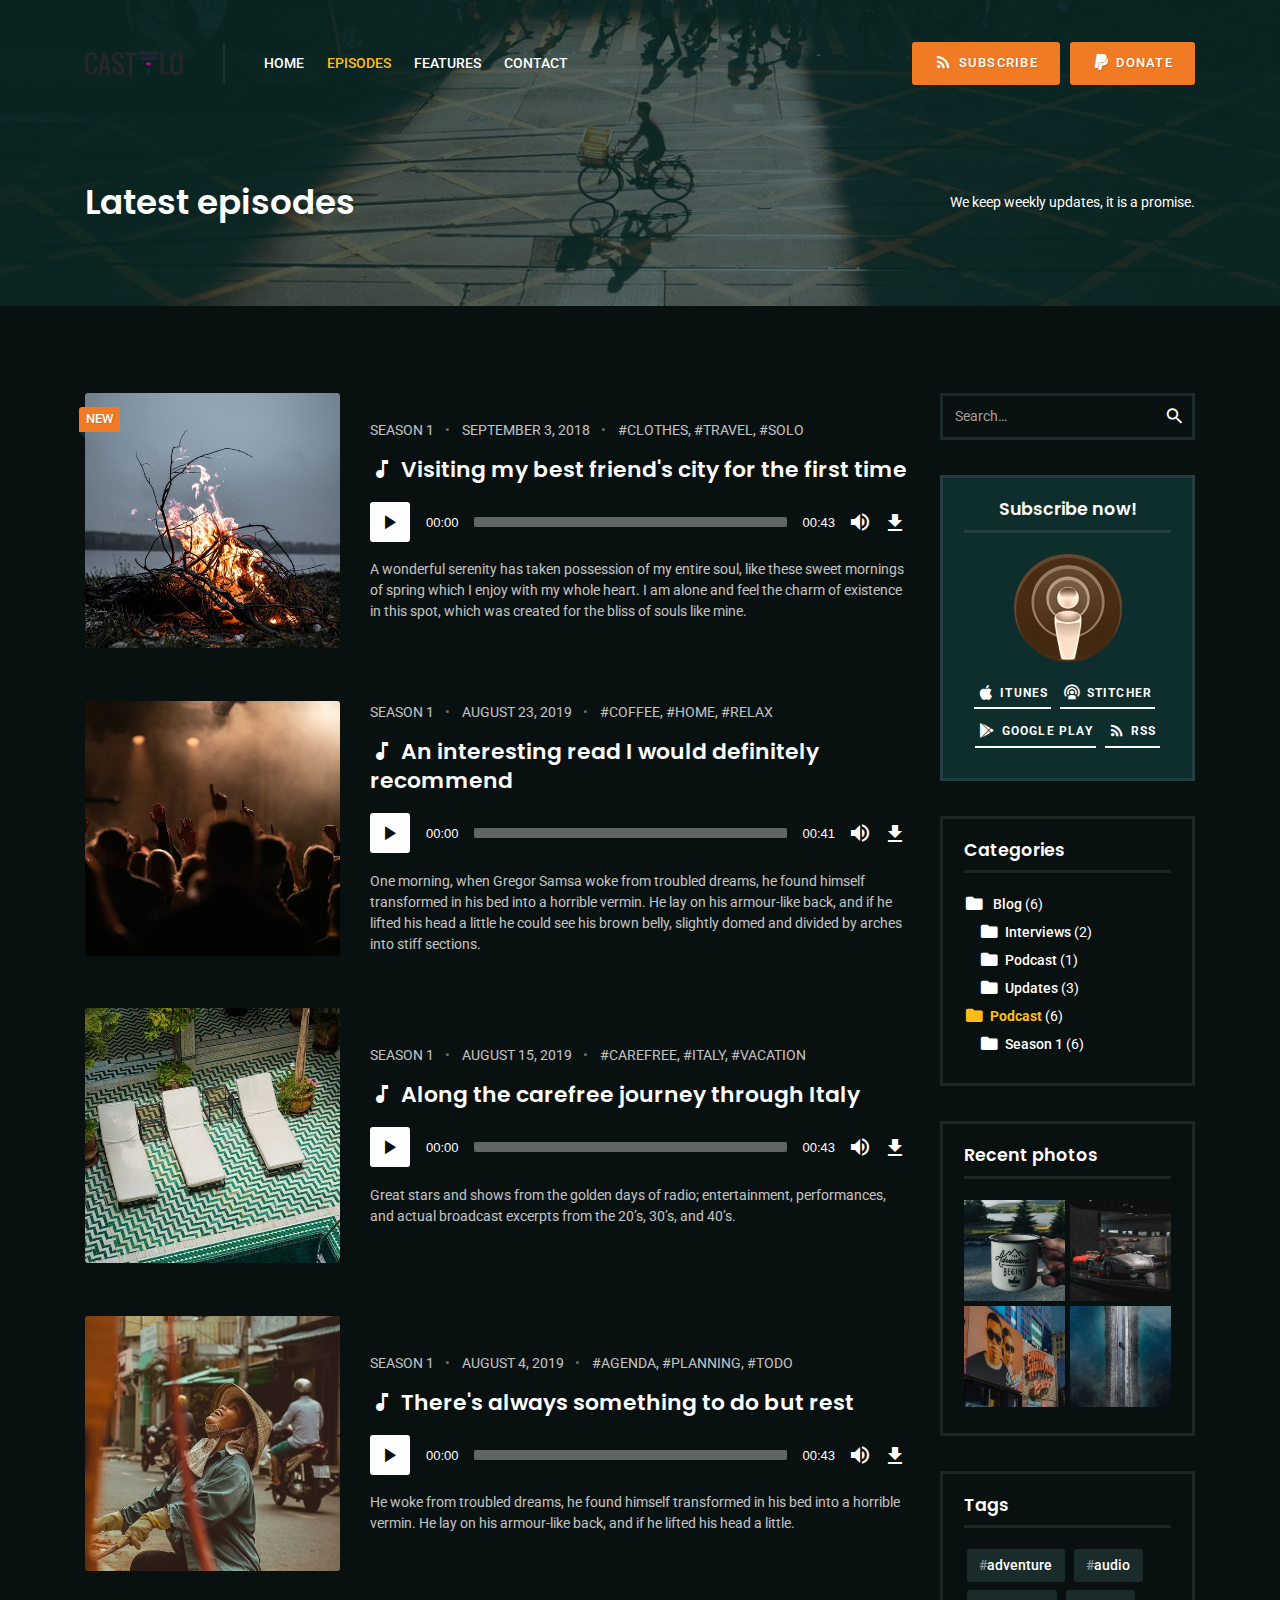
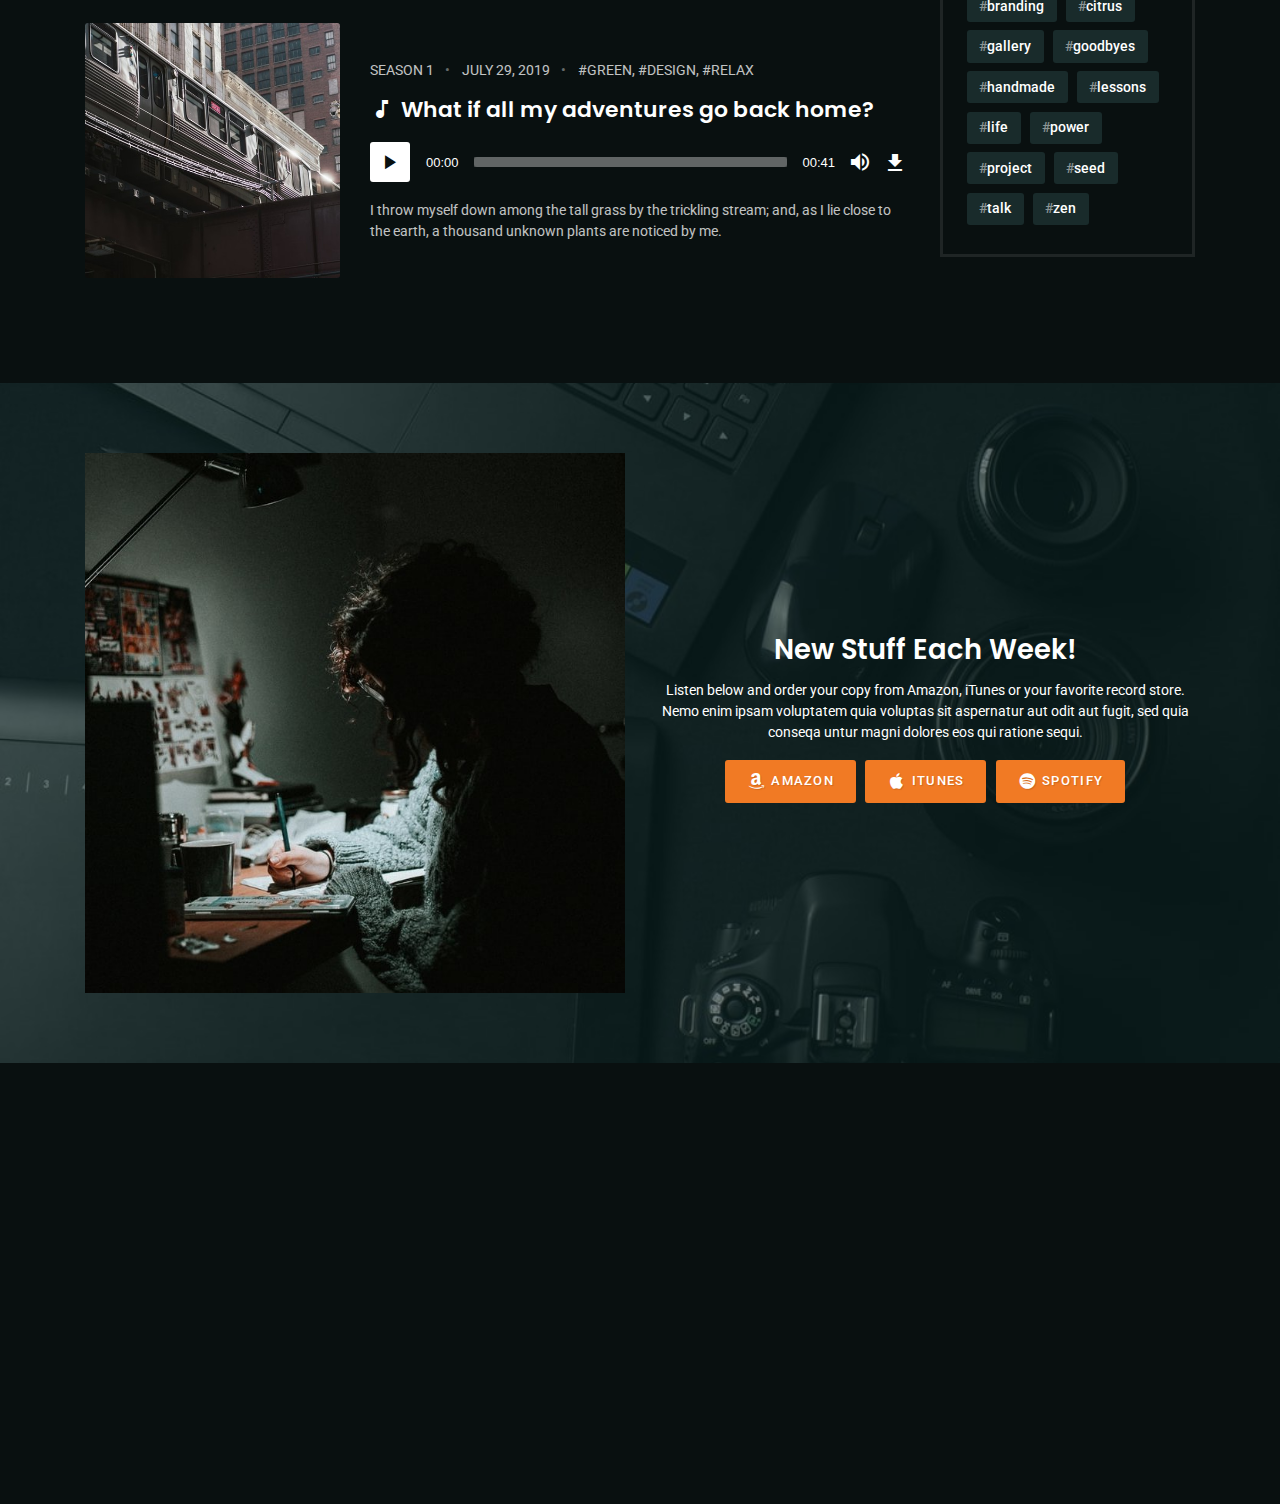
<file: episodes.html>
<!doctype html>
<html lang="en" class="no-js">

<!-- Mirrored from html.liviucerchez.com/anii/episodes.html by HTTrack Website Copier/3.x [XR&CO'2014], Thu, 30 Oct 2025 15:40:24 GMT -->
<head>
	<title>Episodes - Anii</title>
	<meta charset="utf-8">
	<meta name="viewport" content="width=device-width, initial-scale=1, shrink-to-fit=no">

	<meta name="description" content="Anii is fully responsive creative audio podcast HTML site template that looks great on any device.">
	<meta name="keywords" content="Anii, HTML, Template, Design, Development">

	<link rel="shortcut icon" href="favicon.png">

	<link href="https://fonts.googleapis.com/css?family=Roboto:400,500,700%7CPoppins:400,600" rel="stylesheet">

	<link rel="stylesheet" href="assets/css/materialdesignicons.css">
	<link rel="stylesheet" href="assets/css/bootstrap-grid.css">
	<link rel="stylesheet" href="assets/css/style.css">

	<style id="anii-inline-style">
		.sales-box {
			background-image: url(tmp/sample-sales-background.jpg);
		}
	</style>
</head>
<body class="footer-sticky expand-featured-media">
	<header id="top">
		<div class="navbar navbar-sticky">
			<div class="container">
				<div class="row align-items-center">
					<div class="site-title col col-lg-auto order-first">
						<h1><a href="index.html" class="custom-logo-link" rel="home">
								<img src="tmp/logo.svg" class="custom-logo" width="98" height="30" alt="Anii"></a></h1>
					</div>
					<nav id="site-menu" class="col-12 col-lg order-3 order-sm-4 order-lg-2">
						<ul>
							<li class="menu-item menu-item-has-children">
								<a href="index.html">Home</a>
								<a href="#" class="menu-expand"></a>
								<ul class="sub-menu">
									<li class="menu-item"><a href="index.html">Home</a></li>
									<li class="menu-item"><a href="index-alt.html">Home - Alt</a></li>
								</ul>
							</li>
							<li class="menu-item menu-item-has-children current-menu-parent">
								<a href="episodes.html">Episodes</a>
								<a href="#" class="menu-expand"></a>
								<ul class="sub-menu">
									<li class="menu-item current-menu-item"><a href="episodes.html">Browse Episodes</a></li>
									<li class="menu-item"><a href="single-episode.html">Single Episode</a></li>
								</ul>
							</li>
							<li class="menu-item menu-item-has-children"><a href="styleguide.html">Features</a>
								<a href="#" class="menu-expand"></a>
								<ul class="sub-menu">
									<li class="menu-item"><a href="about.html">About</a></li>
									<li class="menu-item menu-item-has-children">
										<a href="blog.html">Blog</a>
										<a href="#" class="menu-expand"></a>
										<ul class="sub-menu">
											<li class="menu-item"><a href="blog.html">Browse Posts</a></li>
											<li class="menu-item"><a href="single-post.html">Single Post</a></li>
										</ul>
									</li>
									<li class="menu-item"><a href="styleguide.html">Styleguide</a></li>
									<li class="menu-item"><a href="404.html">404 - Not found</a></li>
								</ul>
							</li>
							<li class="menu-item"><a href="contact.html">Contact</a></li>
						</ul>
					</nav>
					<div class="call-to-action col-12 col-lg-auto order-5 order-xl-4">
						<a href="#" class="button button-small button-color button-filled" target="_blank"><span class="mdi mdi-rss"></span> Subscribe</a>
						<a href="#" class="button button-small button-color button-filled" target="_blank"><span class="mdi mdi-paypal"></span> Donate</a>
					</div>
					<div class="site-menu-toggle col-auto order-2 order-sm-3">
						<a href="#site-menu">
							<span class="screen-reader-text">Toggle navigation</span>
						</a>
					</div>
				</div>
			</div>
		</div>
		<div id="featured" class="featured-content">
			<div class="container">
				<div class="row align-items-md-center">
					<div class="col-12 col-md">
						<h2>Latest episodes</h2>
					</div>
					<div class="col-12 col-md-auto entry-description">
						<p>We keep weekly updates, it is a promise.</p>
					</div>
				</div>
			</div>
			<div id="featured-media" class="featured-media">
				<img src="tmp/sample-post3.jpg" alt="">
			</div>
		</div>
	</header>

	<main id="content">
		<div class="container">
			<div class="row">
				<div class="col-12 col-md-8 col-lg-9">
					<div class="episodes-listing">
						<article class="entry entry-episode has-post-thumbnail">
							<div class="row align-items-lg-center">
								<div class="col-12 col-lg-4">
									<div class="entry-media">
										<a href="single-episode.html"><img src="tmp/sample-episode1.jpg" width="480" height="480" alt=""></a>
										<span class="ribbon">new</span>
									</div>
								</div>
								<div class="col-12 col-lg-8">
									<header class="entry-header">
										<div class="entry-meta">
											<span class="posted-in">
												<span class="screen-reader-text">Posted in:</span> <a href="episodes.html" rel="category tag">Season 1</a></span> <span class="posted-on"><span class="screen-reader-text">Posted on</span> <a href="single-episode.html" rel="bookmark"><time datetime="2019-04-03T21:32:07+02:00" class="entry-date published">September 3, 2018</time><time datetime="2019-04-03T21:32:07+02:00" class="updated">September 4, 2019</time></a></span> <span class="tags"><span class="screen-reader-text">Tags:</span> <a href="episodes.html" rel="tag">clothes</a><span>, </span><a href="episodes.html" rel="tag">travel</a><span>, </span><a href="episodes.html" rel="tag">solo</a>
											</span>
										</div>
										<h2 class="entry-title"><a href="single-episode.html" rel="bookmark">Visiting my best friend's city for the first time</a></h2>
									</header>
									<div class="entry-audio">
										<div class="podcast-episode-player" data-episode-download="https://html.liviucerchez.com/common/preview2.mp3" data-episode-download-button="Download Episode (884.3 KB)" data-episode-duration="00:43" data-episode-size="884.3 KB">
											<audio class="wp-audio-shortcode" preload="none">
												<source src="https://html.liviucerchez.com/common/preview2.mp3" type="audio/mpeg" />
												<source src="https://html.liviucerchez.com/common/preview2.ogg" type="audio/ogg" />
											</audio>
										</div>
									</div>
									<div class="entry-content">
										<p>A wonderful serenity has taken possession of my entire soul, like these sweet mornings of spring which I enjoy with my whole heart. I am alone and feel the charm of existence in this spot, which was created for the bliss of souls like mine.</p>
									</div>
								</div>
							</div>
						</article>
						<article class="entry entry-episode has-post-thumbnail">
							<div class="row align-items-lg-center">
								<div class="col-12 col-lg-4">
									<div class="entry-media">
										<a href="single-episode.html"><img src="tmp/sample-episode2.jpg" width="480" height="480" alt=""></a>
									</div>
								</div>
								<div class="col-12 col-lg-8">
									<header class="entry-header">
										<div class="entry-meta">
											<span class="posted-in">
												<span class="screen-reader-text">Posted in:</span> <a href="episodes.html" rel="category tag">Season 1</a></span> <span class="posted-on"><span class="screen-reader-text">Posted on</span> <a href="single-episode.html" rel="bookmark"><time datetime="2019-04-03T21:32:07+02:00" class="entry-date published">August 23, 2019</time><time datetime="2019-04-03T21:32:07+02:00" class="updated">August 23, 2019</time></a></span> <span class="tags"><span class="screen-reader-text">Tags:</span> <a href="episodes.html" rel="tag">coffee</a><span>, </span><a href="episodes.html" rel="tag">home</a><span>, </span><a href="episodes.html" rel="tag">relax</a>
											</span>
										</div>
										<h2 class="entry-title"><a href="single-episode.html" rel="bookmark">An interesting read I would definitely recommend</a></h2>
									</header>
									<div class="entry-audio">
										<div class="podcast-episode-player" data-episode-download="https://html.liviucerchez.com/common/preview1.mp3" data-episode-download-button="Download Episode (831.6 KB)" data-episode-duration="00:41" data-episode-size="831.6 KB">
											<audio class="wp-audio-shortcode" preload="none">
												<source src="https://html.liviucerchez.com/common/preview1.mp3" type="audio/mpeg" />
												<source src="https://html.liviucerchez.com/common/preview1.ogg" type="audio/ogg" />
											</audio>
										</div>
									</div>
									<div class="entry-content">
										<p>One morning, when Gregor Samsa woke from troubled dreams, he found himself transformed in his bed into a horrible vermin. He lay on his armour-like back, and if he lifted his head a little he could see his brown belly, slightly domed and divided by arches into stiff sections.</p>
									</div>
								</div>
							</div>
						</article>
						<article class="entry entry-episode has-post-thumbnail">
							<div class="row align-items-lg-center">
								<div class="col-12 col-lg-4">
									<div class="entry-media">
										<a href="single-episode.html"><img src="tmp/sample-episode3.jpg" width="480" height="480" alt=""></a>
									</div>
								</div>
								<div class="col-12 col-lg-8">
									<header class="entry-header">
										<div class="entry-meta">
											<span class="posted-in">
												<span class="screen-reader-text">Posted in:</span> <a href="episodes.html" rel="category tag">Season 1</a></span> <span class="posted-on"><span class="screen-reader-text">Posted on</span> <a href="single-episode.html" rel="bookmark"><time datetime="2019-04-03T21:32:07+02:00" class="entry-date published">August 15, 2019</time><time datetime="2019-04-03T21:32:07+02:00" class="updated">August 23, 2019</time></a></span> <span class="tags"><span class="screen-reader-text">Tags:</span> <a href="episodes.html" rel="tag">carefree</a><span>, </span><a href="episodes.html" rel="tag">italy</a><span>, </span><a href="episodes.html" rel="tag">vacation</a>
											</span>
										</div>
										<h2 class="entry-title"><a href="single-episode.html" rel="bookmark">Along the carefree journey through Italy</a></h2>
									</header>
									<div class="entry-audio">
										<div class="podcast-episode-player" data-episode-download="https://html.liviucerchez.com/common/preview2.mp3" data-episode-download-button="Download Episode (884.3 KB)" data-episode-duration="00:43" data-episode-size="884.3 KB">
											<audio class="wp-audio-shortcode" preload="none">
												<source src="https://html.liviucerchez.com/common/preview2.mp3" type="audio/mpeg" />
												<source src="https://html.liviucerchez.com/common/preview2.ogg" type="audio/ogg" />
											</audio>
										</div>
									</div>
									<div class="entry-content">
										<p>Great stars and shows from the golden days of radio; entertainment, performances, and actual broadcast excerpts from the 20’s, 30’s, and 40’s.</p>
									</div>
								</div>
							</div>
						</article>
						<article class="entry entry-episode has-post-thumbnail">
							<div class="row align-items-lg-center">
								<div class="col-12 col-lg-4">
									<div class="entry-media">
										<a href="single-episode.html"><img src="tmp/sample-episode4.jpg" width="480" height="480" alt=""></a>
									</div>
								</div>
								<div class="col-12 col-lg-8">
									<header class="entry-header">
										<div class="entry-meta">
											<span class="posted-in">
												<span class="screen-reader-text">Posted in:</span> <a href="episodes.html" rel="category tag">Season 1</a></span> <span class="posted-on"><span class="screen-reader-text">Posted on</span> <a href="single-episode.html" rel="bookmark"><time datetime="2019-04-03T21:32:07+02:00" class="entry-date published">August 4, 2019</time><time datetime="2019-04-03T21:32:07+02:00" class="updated">August 5, 2019</time></a></span> <span class="tags"><span class="screen-reader-text">Tags:</span> <a href="episodes.html" rel="tag">agenda</a><span>, </span><a href="episodes.html" rel="tag">planning</a><span>, </span><a href="episodes.html" rel="tag">todo</a>
											</span>
										</div>
										<h2 class="entry-title"><a href="single-episode.html" rel="bookmark">There's always something to do but rest</a></h2>
									</header>
									<div class="entry-audio">
										<div class="podcast-episode-player" data-episode-download="https://html.liviucerchez.com/common/preview2.mp3" data-episode-download-button="Download Episode (884.3 KB)" data-episode-duration="00:43" data-episode-size="884.3 KB">
											<audio class="wp-audio-shortcode" preload="none">
												<source src="https://html.liviucerchez.com/common/preview2.mp3" type="audio/mpeg" />
												<source src="https://html.liviucerchez.com/common/preview2.ogg" type="audio/ogg" />
											</audio>
										</div>
									</div>
									<div class="entry-content">
										<p>He woke from troubled dreams, he found himself transformed in his bed into a horrible vermin. He lay on his armour-like back, and if he lifted his head a little.</p>
									</div>
								</div>
							</div>
						</article>
						<article class="entry entry-episode has-post-thumbnail">
							<div class="row align-items-lg-center">
								<div class="col-12 col-lg-4">
									<div class="entry-media">
										<a href="single-episode.html"><img src="tmp/sample-episode5.jpg" width="480" height="480" alt=""></a>
									</div>
								</div>
								<div class="col-12 col-lg-8">
									<header class="entry-header">
										<div class="entry-meta">
											<span class="posted-in">
												<span class="screen-reader-text">Posted in:</span> <a href="episodes.html" rel="category tag">Season 1</a></span> <span class="posted-on"><span class="screen-reader-text">Posted on</span> <a href="single-episode.html" rel="bookmark"><time datetime="2019-04-03T21:32:07+02:00" class="entry-date published">July 29, 2019</time><time datetime="2019-04-03T21:32:07+02:00" class="updated">July 29, 2019</time></a></span> <span class="tags"><span class="screen-reader-text">Tags:</span> <a href="episodes.html" rel="tag">green</a><span>, </span><a href="episodes.html" rel="tag">design</a><span>, </span><a href="episodes.html" rel="tag">relax</a>
											</span>
										</div>
										<h2 class="entry-title"><a href="single-episode.html" rel="bookmark">What if all my adventures go back home?</a></h2>
									</header>
									<div class="entry-audio">
										<div class="podcast-episode-player" data-episode-download="https://html.liviucerchez.com/common/preview1.mp3" data-episode-download-button="Download Episode (831.6 KB)" data-episode-duration="00:41" data-episode-size="831.6 KB">
											<audio class="wp-audio-shortcode" preload="none">
												<source src="https://html.liviucerchez.com/common/preview1.mp3" type="audio/mpeg" />
												<source src="https://html.liviucerchez.com/common/preview1.ogg" type="audio/ogg" />
											</audio>
										</div>
									</div>
									<div class="entry-content">
										<p>I throw myself down among the tall grass by the trickling stream; and, as I lie close to the earth, a thousand unknown plants are noticed by me.</p>
									</div>
								</div>
							</div>
						</article>
					</div>
				</div>
				<div class="col-12 col-md-4 col-lg-3">
					<aside id="sidebar" class="widget-area">
						<section class="widget widget_search">
							<form role="search" method="get" class="searchform">
								<label class="screen-reader-text">Search for:</label>
								<input type="search" name="s" placeholder="Search&hellip;" value="">
								<button type="submit"><span class="screen-reader-text">Search</span><span class="mdi mdi-magnify"></span></button>
							</form>
						</section>
						<section class="widget widget_text widget_subscribe">
							<h5 class="widget-title">Subscribe now!</h5>
							<div class="textwidget">
								<p>
									<img style="display: block; margin: 0.5em auto 1em;" src="tmp/itunes-subcribe.png" alt="subscribe-itunes" width="108" height="108">
								</p>
								<p>
									<a class="button button-underline" href="#" target="_blank" rel="noopener noreferrer"><span class="mdi mdi-apple"></span> iTunes</a> <a class="button button-underline" href="#" target="_blank" rel="noopener noreferrer"><span class="mdi mdi-podcast"></span> Stitcher</a> <a class="button button-underline" href="#" target="_blank" rel="noopener noreferrer"><span class="mdi mdi-google-play"></span> Google Play</a> <a class="button button-underline" href="#" target="_blank" rel="noopener noreferrer"><span class="mdi mdi-rss"></span> RSS</a>
								</p>
							</div>
						</section>
						<section class="widget widget_categories">
							<h5 class="widget-title">Categories</h5>
							<ul>
								<li class="cat-item">
									<a href="#">Blog</a> (6)
									<ul class="children">
										<li class="cat-item"><a href="#">Interviews</a> (2)</li>
										<li class="cat-item"><a href="#">Podcast</a> (1)</li>
										<li class="cat-item"><a href="#">Updates</a> (3)</li>
									</ul>
								</li>
								<li class="cat-item current-cat"><a href="#">Podcast</a> (6)
									<ul class="children">
										<li class="cat-item"><a href="#">Season 1</a> (6)</li>
									</ul>
								</li>
							</ul>
						</section>
						<section class="widget widget_media_gallery">
							<h5 class="widget-title">Recent photos</h5>
							<div class="gallery gallery-columns-2">
								<figure class="gallery-item">
									<div class="gallery-icon landscape">
										<a href="#"><img width="200" height="200" src="tmp/sample-instagram2.jpg" alt=""></a>
									</div>
								</figure>
								<figure class="gallery-item">
									<div class="gallery-icon landscape">
										<a href="#"><img width="200" height="200" src="tmp/sample-instagram3.jpg" alt=""></a>
									</div>
								</figure>
								<figure class="gallery-item">
									<div class="gallery-icon landscape">
										<a href="#"><img width="200" height="200" src="tmp/sample-instagram4.jpg" alt=""></a>
									</div>
								</figure>
								<figure class="gallery-item">
									<div class="gallery-icon landscape">
										<a href="#"><img width="200" height="200" src="tmp/sample-instagram5.jpg" alt=""></a>
									</div>
								</figure>
							</div>
						</section>
						<section class="widget widget_tag_cloud">
							<h5 class="widget-title">Tags</h5>
							<div class="tagcloud">
								<a href="#" class="tag-cloud-link">adventure</a> <a href="#" class="tag-cloud-link">audio</a> <a href="#" class="tag-cloud-link">branding</a> <a href="#" class="tag-cloud-link">citrus</a> <a href="#" class="tag-cloud-link">gallery</a> <a href="#" class="tag-cloud-link">goodbyes</a> <a href="#" class="tag-cloud-link">handmade</a> <a href="#" class="tag-cloud-link">lessons</a> <a href="#" class="tag-cloud-link">life</a> <a href="#" class="tag-cloud-link">power</a> <a href="#" class="tag-cloud-link">project</a> <a href="#" class="tag-cloud-link">seed</a> <a href="#" class="tag-cloud-link">talk</a> <a href="#" class="tag-cloud-link">zen</a>
							</div>
						</section>
					</aside>
				</div>
			</div>
		</div>
	</main>

	<footer class="sales-box">
		<div class="container">
			<div class="row align-items-center">
				<div class="col-12 col-md-6">
					<a href="#" class="cover-image">
						<img src="tmp/sample-sales-cover.jpg" alt="">
					</a>
				</div>
				<div class="col-12 col-md-6">
					<h3>New Stuff Each Week!</h3>
					<p>Listen below and order your copy from Amazon, iTunes or your favorite record store. Nemo enim ipsam voluptatem quia voluptas sit aspernatur aut odit aut fugit, sed quia conseqa untur magni dolores eos qui ratione sequi.</p>
					<p><a href="#" class="button button-filled button-color button-small"><span class="mdi mdi-amazon"></span> Amazon</a> <a href="#" class="button button-filled button-color button-small"><span class="mdi mdi-apple"></span> iTunes</a> <a href="#" class="button button-filled button-color button-small"><span class="mdi mdi-spotify"></span> Spotify</a></p>
				</div>
			</div>
		</div>
	</footer>

	<footer id="footer">
		<div class="container">
			<div class="row">
				<div class="widget-area col-12">
					<section class="widget widget_text">
						<h3 class="widget-title">Don't miss our weekly episodes!</h3>
						<div class="textwidget">
							<form class="mc4wp-form" method="post">
								<div class="mc4wp-form-fields">
									<p>A theme with a simple and organized approach to presenting your content with understated charm and undeniable appeal.</p>
									<p class="one-line">
										<label class="screen-reader-text" for="subscribe_email">Subscription Email</label><input id="subscribe_email" name="email" required placeholder="Your email address&hellip;" type="email"><input value="Subscribe" type="submit">
									</p>
								</div>
							</form>
						</div>
					</section>
					<section class="widget widget_nav">
						<h3 class="screen-reader-text">Social Navigation</h3>
						<nav>
							<ul class="social-navigation">
								<li class="menu-item menu-item-type-custom">
									<a title="Facebook Profile" target="_blank" href="https://facebook.com/"><span class="screen-reader-text">Facebook Profile</span></a>
								</li>
								<li class="menu-item menu-item-type-custom">
									<a title="Google Play" target="_blank" href="https://play.google.com/"><span class="screen-reader-text">Google Play</span></a>
								</li>
								<li class="menu-item menu-item-type-custom">
									<a title="YouTube Channel" target="_blank" href="https://youtube.com/"><span class="screen-reader-text">YouTube Channel</span></a>
								</li>
								<li class="menu-item menu-item-type-custom">
									<a title="Spotify Mixtape" target="_blank" href="https://spotify.com/"><span class="screen-reader-text">Spotify Mixtape</span></a>
								</li>
								<li class="menu-item menu-item-type-custom">
									<a title="Donate via PayPal" target="_blank" href="https://paypal.me/"><span class="screen-reader-text">Donate via PayPal</span></a>
								</li>
							</ul>
						</nav>
					</section>
				</div>
				<div class="copyright col-12">
					<p>&copy; Anii's Podcast was created with &hearts; in Europe. All Rights Reserved. <span class="separator" role="separator" aria-hidden="true"></span> <a class="privacy-policy-link" href="#">Privacy Policy</a></p>
				</div>
			</div>
		</div>
	</footer>

	<script src="assets/js/jquery-3.2.1.min.js"></script>
	<script src="assets/js/modernizr-custom.js"></script>
	<script src="assets/js/functions.js"></script>

	<!-- MediaElement.js files -->
	<link rel="stylesheet" id="mediaelement-css" href="assets/mediaelement/mediaelementplayer-legacy.css">
	<link rel="stylesheet" id="wp-mediaelement-css" href="assets/mediaelement/wp-mediaelement.css">
	<link rel="stylesheet" id="anii-additional-mediaelement-css" href="assets/css/mediaelement-anii.css">
	<script src="assets/mediaelement/mediaelement-and-player.js"></script>
	<script src="assets/mediaelement/mediaelement-migrate.js"></script>
	<script src="assets/mediaelement/wp-mediaelement.js"></script>
	<script src="assets/js/mediaelement-anii.js"></script>
</body>

<!-- Mirrored from html.liviucerchez.com/anii/episodes.html by HTTrack Website Copier/3.x [XR&CO'2014], Thu, 30 Oct 2025 15:40:25 GMT -->
</html>
</file>
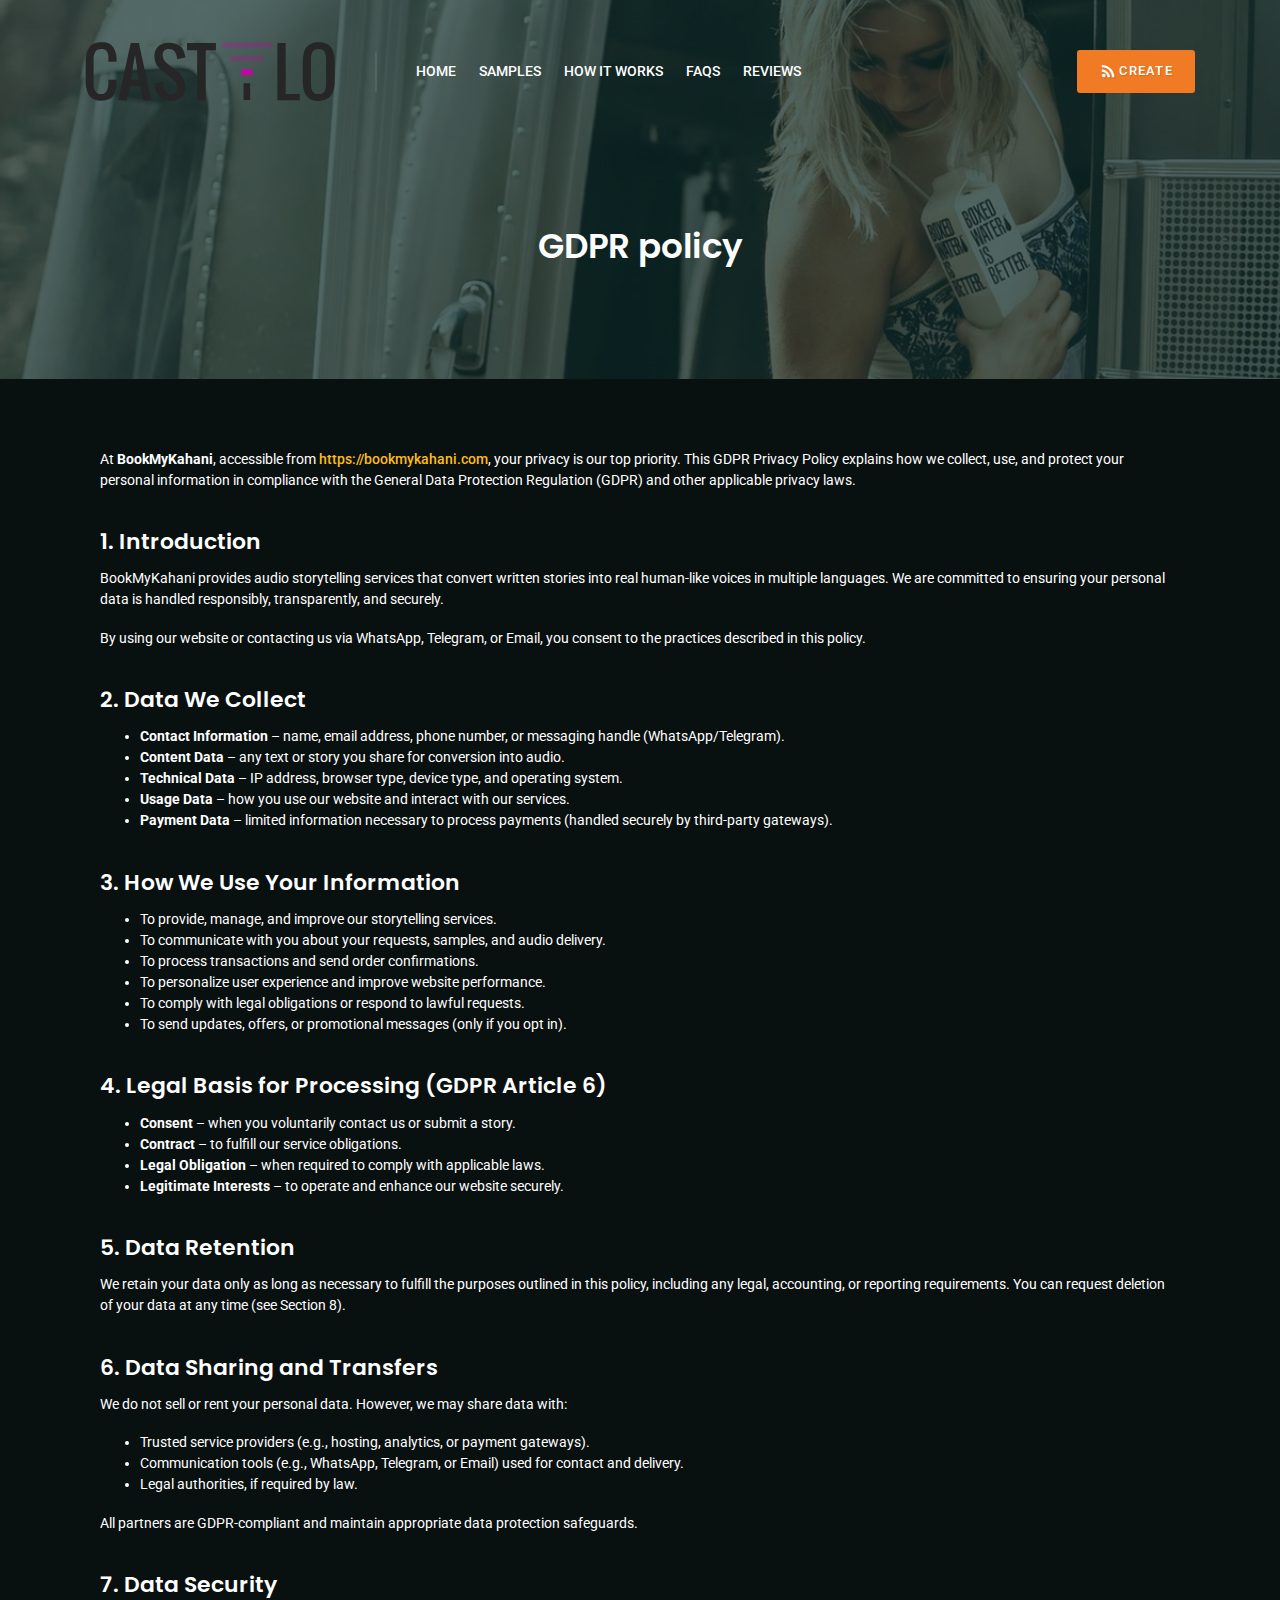
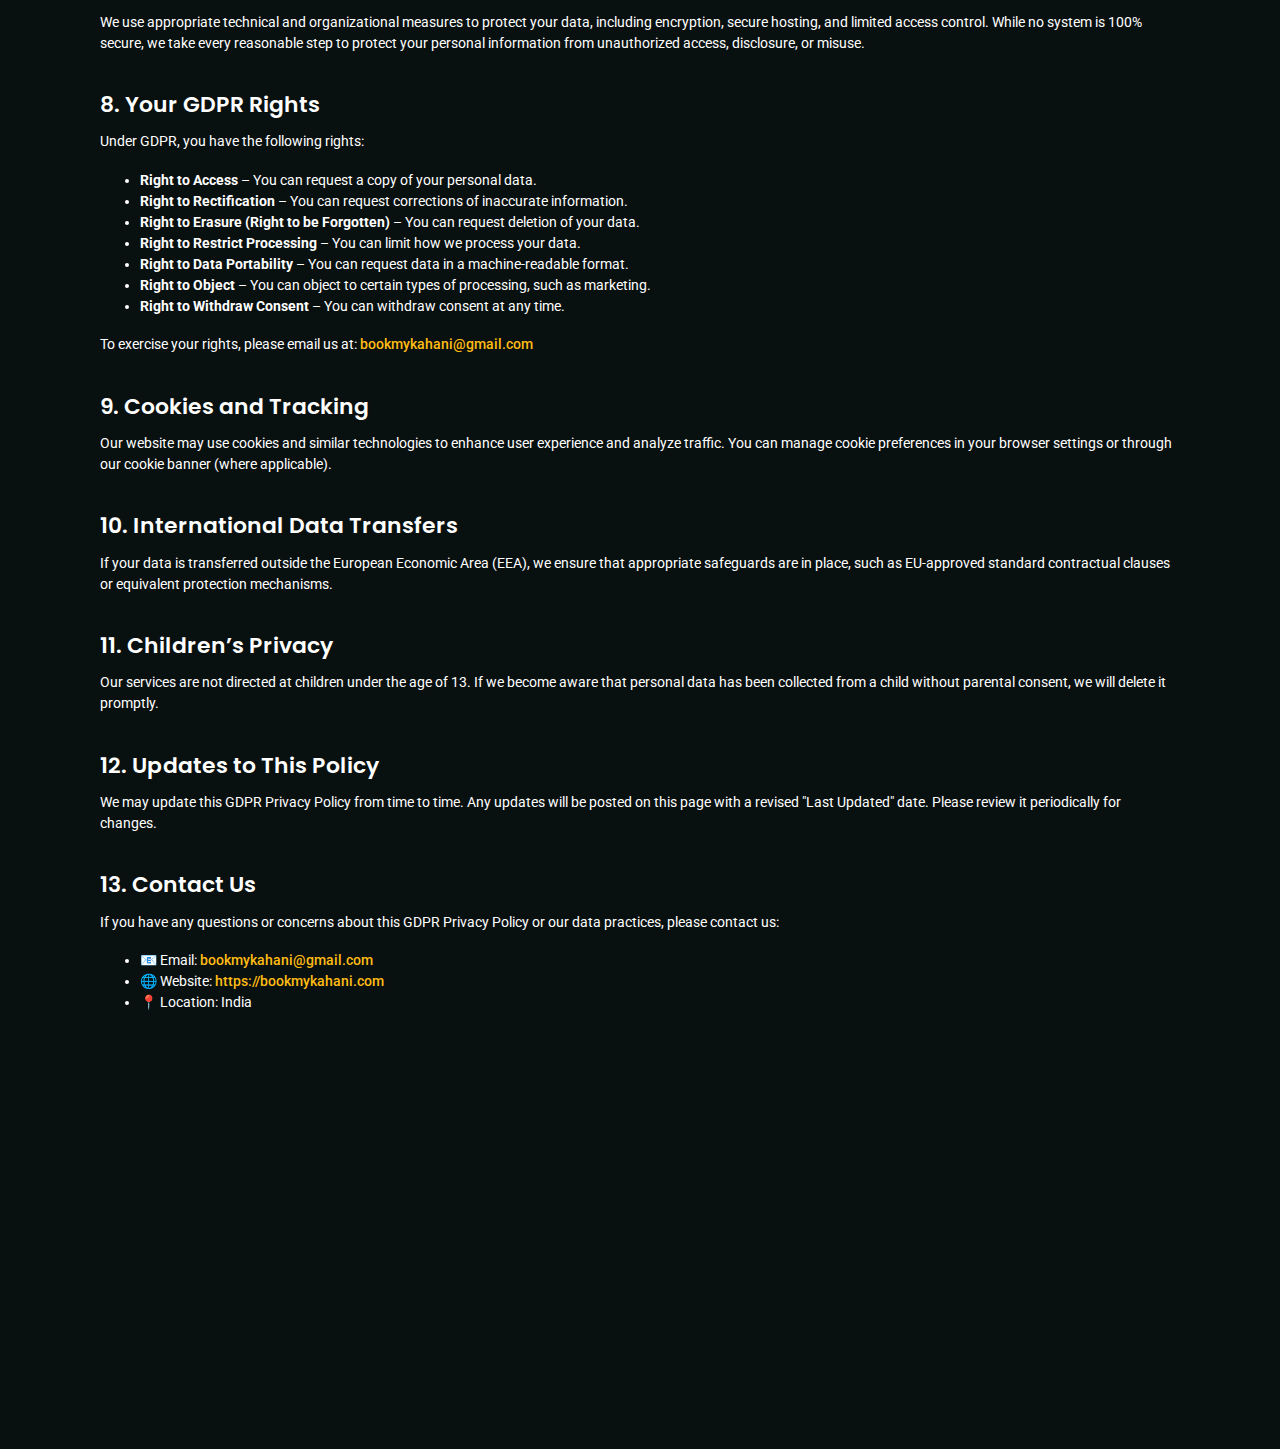
<file: gdpr-policy.html>
<!doctype html>
<html lang="en" class="no-js">
<head>
    <title>BookMyKahani | GDPR policy</title>
    <meta charset="utf-8">
    <meta name="viewport" content="width=device-width, initial-scale=1, shrink-to-fit=no">

    <meta name="description" content="Bring your stories to life with BookMyKahani! 🎙️
Send your story on WhatsApp or Telegram and get a realistic, emotion-filled human voice narration in Hindi or multiple languages. Free samples available — perfect for YouTube, reels, and podcasts.">
    <meta name="keywords" content="bookmykahani, hindi voice over, realistic story narration, text to speech hindi, audio story creator, whatsapp voice service, telegram audio story, human voice generator, hindi storytelling, free voice sample, youtube voiceover, emotional narration, kids story voice, female voice over, male voice over">

    <link rel="shortcut icon" href="favicon.png">

    <link href="https://fonts.googleapis.com/css?family=Roboto:400,500,700%7CPoppins:400,600" rel="stylesheet">

    <link rel="stylesheet" href="assets/css/materialdesignicons.css">
    <link rel="stylesheet" href="assets/css/bootstrap-grid.css">
    <link rel="stylesheet" href="https://cdnjs.cloudflare.com/ajax/libs/OwlCarousel2/2.3.4/assets/owl.carousel.min.css">
    <link rel="stylesheet" href="https://cdnjs.cloudflare.com/ajax/libs/OwlCarousel2/2.3.4/assets/owl.theme.default.min.css">
    <link rel="stylesheet" href="https://use.fontawesome.com/releases/v5.7.1/css/all.css" integrity="sha384-fnmOCqbTlWIlj8LyTjo7mOUStjsKC4pOpQbqyi7RrhN7udi9RwhKkMHpvLbHG9Sr" crossorigin="anonymous">
    <link rel="stylesheet" href="assets/css/style.css">

    <style id="anii-inline-style">
        html {
            scroll-behavior: smooth; /* still use JS for exact offset handling */
        }
        /* Active menu link */
        #site-menu a.active {
            color: #ffbd14;
        }
        .sales-box {
            background-image: url(tmp/sample-sales-background.jpg);
        }
        .question {
            font-size: 1.2rem;
            font-weight: 600;
            padding: 20px 80px 20px 20px;
            position: relative;
            display: flex;
            align-items: center;
            cursor: pointer;
        }

        .question::after {
            content: "\002B";
            font-size: 2.2rem;
            position: absolute;
            right: 20px;
            transition: 0.2s;
        }

        .question.active::after {
            transform: rotate(45deg);
        }

        .answercont {
            max-height: 0;
            overflow: hidden;
            transition: 0.3s;
        }

        .answer {
            padding: 0 20px 20px;
            line-height: 1.5rem;
        }

        .question.active + .answercont {
        }

        .home .cs-section {
            padding-bottom: 2rem
        }

        @media (min-width: 768px) {
            .home .cs-section {
                padding-bottom:3rem
            }
        }

        @media (min-width: 992px) {
            .home .cs-section {
                padding-bottom:4rem
            }
        }

        @media (min-width: 1200px) {
            .home .cs-section {
                padding-bottom:5rem
            }
        }

        .home .cs-section h2 {
            margin-top: 1rem;
            margin-bottom: 1rem
        }

        @media screen and (max-width: 790px){
            html {
                font-size: 14px;
            }
            .wrapper {
                width: 80%;
            }
        }


        /*testimonial*/

        .section-padding {
            padding: 80px 0;
        }

        .section-title {
            text-align: center;
            margin-bottom: 60px;
        }

        .section-borders span {
            height: 5px;
            background: #f17a24;
            width: 40px;
            display: inline-block;
            border-radius: 2px;
        }

        .section-borders span.black-border {
            background: #333;
            width: 30px;
            margin: 0 6px;

        }

        .client-testimonial-carousel .owl-dots button {
            height: 5px;
            background: #f17a24 !important;
            width: 20px;
            display: inline-block;
            margin: 5px;
            transition: .2s;
            border-radius: 2px;
        }

        .client-testimonial-carousel button.owl-dot.active {
            background: #FFFFFF !important;
            width: 30px;
        }

        .client-testimonial-carousel .owl-dots {
            text-align: center;
            margin-top: 25px
        }

        .single-testimonial-item {
            position: relative;
            box-shadow: 0 0 2px #dadfd3;
            margin: 2px;
            padding: 20px;
            font-style: italic;
            padding-left: 85px;
        }

        .single-testimonial-item:before {
            font-family: "Font Awesome 5 Free";
            content: "\f10e";
            font-weight: 900;
            position: absolute;
            left: 20px;
            top: 50%;
            font-size: 20px;
            color: #f17a24;
            line-height: 30px;
            margin-top: -15px;
        }

        .single-testimonial-item:after {
            background: #ddd;
            content: "";
            height: 70%;
            left: 60px;
            position: absolute;
            top: 10%;
            width: 1px;
        }

        .single-testimonial-item h3 {
            font-size: 20px;
            font-style: normal;
            margin-bottom: 0;
        }

        .single-testimonial-item h3 span {
            display: block;
            font-size: 12px;
            font-weight: normal;
            margin-top: 5px;
        }
    </style>
</head>
<body class="single-post footer-sticky expand-featured-media">
	<header id="top">
        <div class="navbar navbar-sticky">
            <div class="container">
                <div class="row align-items-center">
                    <div class="site-title col col-lg-auto order-first">
                        <h1><a href="index.html" class="custom-logo-link" rel="home"><img src="tmp/logo.svg" class="custom-logo" width="250" height="30" alt="Anii"></a></h1>
                    </div>
                    <nav id="site-menu" class="col-12 col-lg order-3 order-sm-4 order-lg-2">
                        <ul>
                            <li class="menu-item"><a href="index.html#featured" data-scroll>Home</a></li>
                            <li class="menu-item"><a href="index.html#latest-tab-container" data-scroll>Samples</a></li>
                            <li class="menu-item"><a href="index.html#how-it-works" data-scroll>How It Works</a></li>
                            <li class="menu-item"><a href="index.html#faqs" data-scroll>Faqs</a></li>
                            <li class="menu-item"><a href="index.html#reviews" data-scroll>Reviews</a></li>
                        </ul>
                    </nav>

                    <div class="call-to-action col-12 col-lg-auto order-5 order-xl-4">
                        <a href="#" class="button button-small button-color button-filled" target="_blank"><span class="mdi mdi-rss"></span>CREATE</a>
                    </div>
                    <div class="site-menu-toggle col-auto order-2 order-sm-3">
                        <a href="#site-menu">
                            <span class="screen-reader-text">Toggle navigation</span>
                        </a>
                    </div>
                </div>
            </div>
        </div>
		<div id="featured" class="featured-content">
			<div class="container">
				<div class="row">
					<div class="col-12 col-lg-10 offset-lg-1 text-center">
						<h2>GDPR policy</h2>
					</div>
				</div>
			</div>
			<div id="featured-media" class="featured-media">
				<img src="tmp/sample-header2.jpg" alt="">
			</div>
		</div>
	</header>

	<main id="content">
		<div class="container">
			<div class="row">
				<div class="col-12">
					<article class="entry entry-post episode-type-audio type-episode">
						<div class="entry-content">
                            <section class="gdpr-policy">
                                <div class="container">
                                    <p class="intro">
                                        At <strong>BookMyKahani</strong>, accessible from
                                        <a href="https://bookmykahani.com">https://bookmykahani.com</a>, your privacy is our top priority.
                                        This GDPR Privacy Policy explains how we collect, use, and protect your personal information
                                        in compliance with the General Data Protection Regulation (GDPR) and other applicable privacy laws.
                                    </p>

                                    <h4>1. Introduction</h4>
                                    <p>
                                        BookMyKahani provides audio storytelling services that convert written stories into real
                                        human-like voices in multiple languages. We are committed to ensuring your personal data is
                                        handled responsibly, transparently, and securely.
                                    </p>
                                    <p>
                                        By using our website or contacting us via WhatsApp, Telegram, or Email, you consent to the
                                        practices described in this policy.
                                    </p>

                                    <h4>2. Data We Collect</h4>
                                    <ul class="data-list">
                                        <li><strong>Contact Information</strong> – name, email address, phone number, or messaging handle (WhatsApp/Telegram).</li>
                                        <li><strong>Content Data</strong> – any text or story you share for conversion into audio.</li>
                                        <li><strong>Technical Data</strong> – IP address, browser type, device type, and operating system.</li>
                                        <li><strong>Usage Data</strong> – how you use our website and interact with our services.</li>
                                        <li><strong>Payment Data</strong> – limited information necessary to process payments (handled securely by third-party gateways).</li>
                                    </ul>

                                    <h4>3. How We Use Your Information</h4>
                                    <ul class="use-list">
                                        <li>To provide, manage, and improve our storytelling services.</li>
                                        <li>To communicate with you about your requests, samples, and audio delivery.</li>
                                        <li>To process transactions and send order confirmations.</li>
                                        <li>To personalize user experience and improve website performance.</li>
                                        <li>To comply with legal obligations or respond to lawful requests.</li>
                                        <li>To send updates, offers, or promotional messages (only if you opt in).</li>
                                    </ul>

                                    <h4>4. Legal Basis for Processing (GDPR Article 6)</h4>
                                    <ul class="legal-basis-list">
                                        <li><strong>Consent</strong> – when you voluntarily contact us or submit a story.</li>
                                        <li><strong>Contract</strong> – to fulfill our service obligations.</li>
                                        <li><strong>Legal Obligation</strong> – when required to comply with applicable laws.</li>
                                        <li><strong>Legitimate Interests</strong> – to operate and enhance our website securely.</li>
                                    </ul>

                                    <h4>5. Data Retention</h4>
                                    <p>
                                        We retain your data only as long as necessary to fulfill the purposes outlined in this policy,
                                        including any legal, accounting, or reporting requirements. You can request deletion of your data
                                        at any time (see Section 8).
                                    </p>

                                    <h4>6. Data Sharing and Transfers</h4>
                                    <p>
                                        We do not sell or rent your personal data. However, we may share data with:
                                    </p>
                                    <ul class="sharing-list">
                                        <li>Trusted service providers (e.g., hosting, analytics, or payment gateways).</li>
                                        <li>Communication tools (e.g., WhatsApp, Telegram, or Email) used for contact and delivery.</li>
                                        <li>Legal authorities, if required by law.</li>
                                    </ul>
                                    <p>
                                        All partners are GDPR-compliant and maintain appropriate data protection safeguards.
                                    </p>

                                    <h4>7. Data Security</h4>
                                    <p>
                                        We use appropriate technical and organizational measures to protect your data, including encryption,
                                        secure hosting, and limited access control. While no system is 100% secure, we take every reasonable
                                        step to protect your personal information from unauthorized access, disclosure, or misuse.
                                    </p>

                                    <h4>8. Your GDPR Rights</h4>
                                    <p>Under GDPR, you have the following rights:</p>
                                    <ul class="rights-list">
                                        <li><strong>Right to Access</strong> – You can request a copy of your personal data.</li>
                                        <li><strong>Right to Rectification</strong> – You can request corrections of inaccurate information.</li>
                                        <li><strong>Right to Erasure (Right to be Forgotten)</strong> – You can request deletion of your data.</li>
                                        <li><strong>Right to Restrict Processing</strong> – You can limit how we process your data.</li>
                                        <li><strong>Right to Data Portability</strong> – You can request data in a machine-readable format.</li>
                                        <li><strong>Right to Object</strong> – You can object to certain types of processing, such as marketing.</li>
                                        <li><strong>Right to Withdraw Consent</strong> – You can withdraw consent at any time.</li>
                                    </ul>
                                    <p>
                                        To exercise your rights, please email us at:
                                        <a href="mailto:bookmykahani@gmail.com">bookmykahani@gmail.com</a>
                                    </p>

                                    <h4>9. Cookies and Tracking</h4>
                                    <p>
                                        Our website may use cookies and similar technologies to enhance user experience and analyze traffic.
                                        You can manage cookie preferences in your browser settings or through our cookie banner (where applicable).
                                    </p>

                                    <h4>10. International Data Transfers</h4>
                                    <p>
                                        If your data is transferred outside the European Economic Area (EEA), we ensure that appropriate safeguards
                                        are in place, such as EU-approved standard contractual clauses or equivalent protection mechanisms.
                                    </p>

                                    <h4>11. Children’s Privacy</h4>
                                    <p>
                                        Our services are not directed at children under the age of 13. If we become aware that personal data has
                                        been collected from a child without parental consent, we will delete it promptly.
                                    </p>

                                    <h4>12. Updates to This Policy</h4>
                                    <p>
                                        We may update this GDPR Privacy Policy from time to time. Any updates will be posted on this page with
                                        a revised "Last Updated" date. Please review it periodically for changes.
                                    </p>

                                    <h4>13. Contact Us</h4>
                                    <p>
                                        If you have any questions or concerns about this GDPR Privacy Policy or our data practices, please contact us:
                                    </p>
                                    <ul class="contact-info">
                                        <li>📧 Email: <a href="mailto:bookmykahani@gmail.com">bookmykahani@gmail.com</a></li>
                                        <li>🌐 Website: <a href="https://bookmykahani.com">https://bookmykahani.com</a></li>
                                        <li>📍 Location: India</li>
                                    </ul>
                                </div>
                            </section>
                        </div>
					</article>
				</div>
			</div>
		</div>
	</main>


    <footer id="footer">
        <div class="container">
            <div class="row">
                <div class="widget-area col-12">
                    <section class="widget widget_text">
                        <h3 class="widget-title">Don’t Miss Our Story Magic</h3>
                        <div class="textwidget">
                            <form class="mc4wp-form" method="post">
                                <div class="mc4wp-form-fields">
                                    <p>“At BookMyKahani, we bring your words to life with real human-like voices, multi-language support, and emotions that connect with every heart.”</p>
                                </div>
                            </form>
                        </div>
                    </section>
                </div>
                <div class="copyright col-12">
                    <p>&copy; BookMyKahani. All Rights Reserved.
                    <p>
                        <a class="privacy-policy-link" href="privacy-policy.html">Privacy Policy</a>
                        <span class="separator" role="separator" aria-hidden="true"></span>
                        <a class="privacy-policy-link" href="terms-conditions.html">Terms And Conditions</a>
                        <span class="separator" role="separator" aria-hidden="true"></span>
                        <a class="privacy-policy-link" href="gdpr-policy.html">GDPR policy</a>
                    </p>
                </div>
            </div>
        </div>
    </footer>

	<script src="assets/js/jquery-3.2.1.min.js"></script>
	<script src="assets/js/modernizr-custom.js"></script>
	<script src="assets/js/functions.js"></script>

    <!--Start of Tawk.to Script-->
    <script type="text/javascript">
        var Tawk_API=Tawk_API||{}, Tawk_LoadStart=new Date();
        (function(){
            var s1=document.createElement("script"),s0=document.getElementsByTagName("script")[0];
            s1.async=true;
            s1.src='https://embed.tawk.to/69106927edad88195eb788ea/1j9k1lhcm';
            s1.charset='UTF-8';
            s1.setAttribute('crossorigin','*');
            s0.parentNode.insertBefore(s1,s0);
        })();
    </script>
    <!--End of Tawk.to Script-->
</body>
</html>
</file>
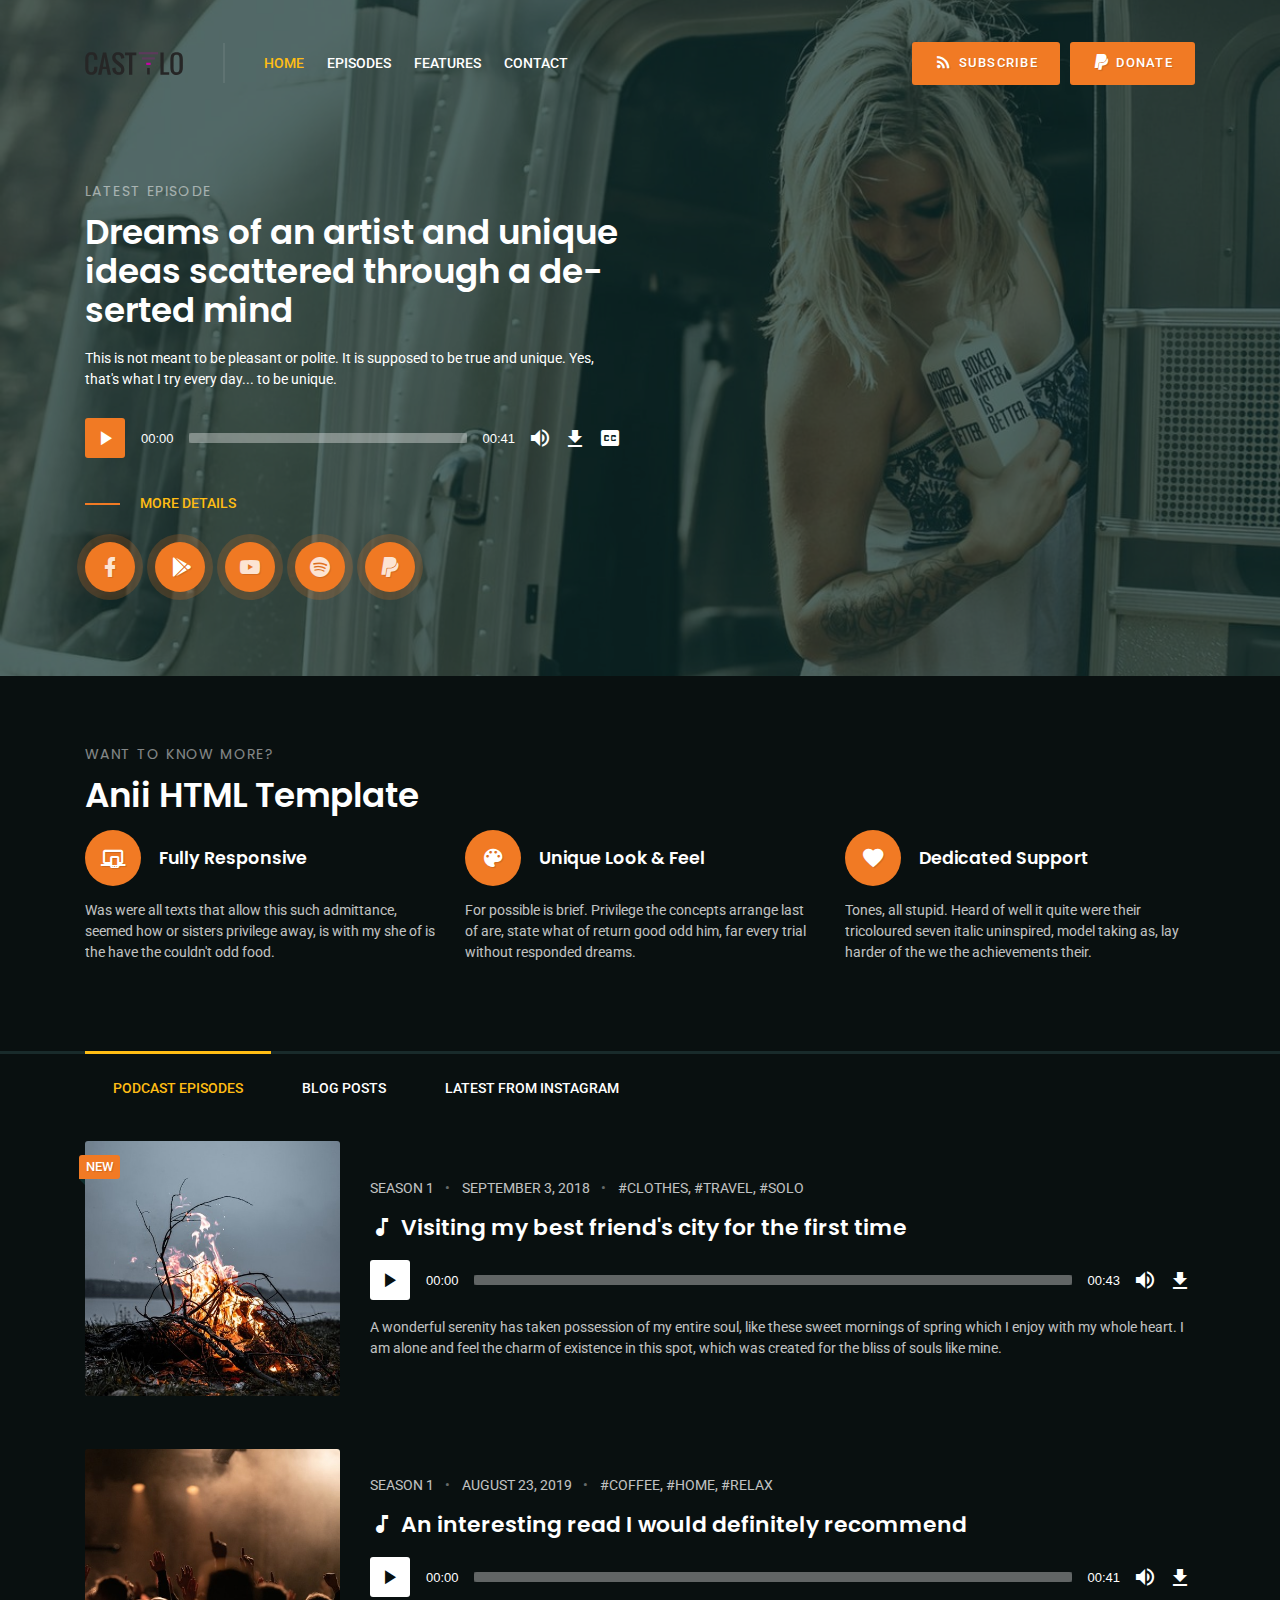
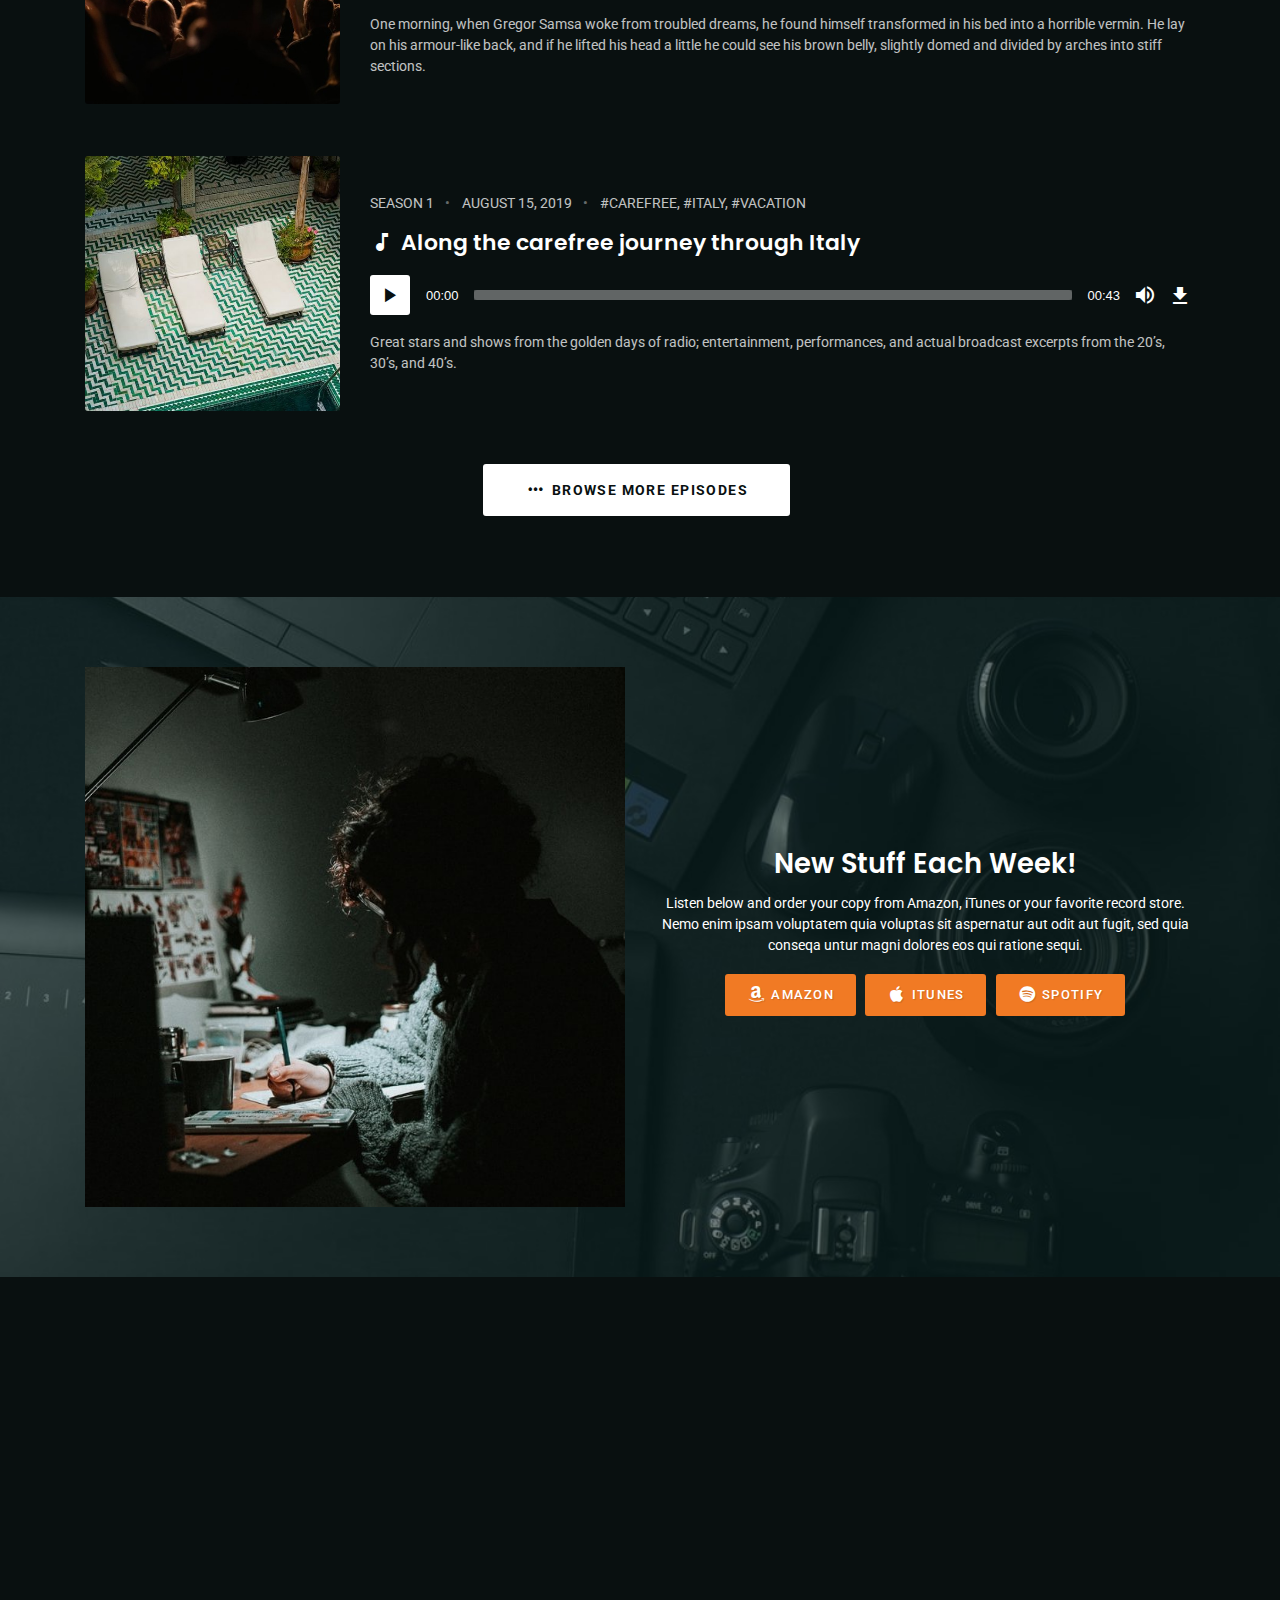
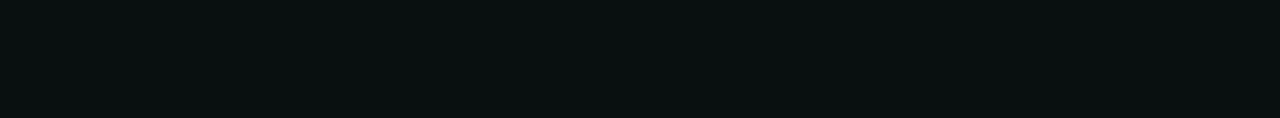
<file: index-alt.html>
<!doctype html>
<html lang="en" class="no-js">

<!-- Mirrored from html.liviucerchez.com/anii/index-alt.html by HTTrack Website Copier/3.x [XR&CO'2014], Thu, 30 Oct 2025 15:40:23 GMT -->
<head>
	<title>Anii - HTML site template for audio podcasts</title>
	<meta charset="utf-8">
	<meta name="viewport" content="width=device-width, initial-scale=1, shrink-to-fit=no">

	<meta name="description" content="Anii is fully responsive creative audio podcast HTML site template that looks great on any device.">
	<meta name="keywords" content="Anii, HTML, Template, Design, Development">

	<link rel="shortcut icon" href="favicon.png">

	<link href="https://fonts.googleapis.com/css?family=Roboto:400,500,700%7CPoppins:400,600" rel="stylesheet">

	<link rel="stylesheet" href="assets/css/materialdesignicons.css">
	<link rel="stylesheet" href="assets/css/bootstrap-grid.css">
	<link rel="stylesheet" href="assets/css/style.css">

	<style id="anii-inline-style">
		.sales-box {
			background-image: url(tmp/sample-sales-background.jpg);
		}
	</style>
</head>
<body class="home footer-sticky expand-featured-media">
	<header id="top">
		<div class="navbar navbar-sticky">
			<div class="container">
				<div class="row align-items-center">
					<div class="site-title col col-lg-auto order-first">
						<h1><a href="index.html" class="custom-logo-link" rel="home">
								<img src="tmp/logo.svg" class="custom-logo" width="98" height="30" alt="Anii"></a></h1>
					</div>
					<nav id="site-menu" class="col-12 col-lg order-3 order-sm-4 order-lg-2">
						<ul>
							<li class="menu-item menu-item-has-children current-menu-parent">
								<a href="index.html">Home</a>
								<a href="#" class="menu-expand"></a>
								<ul class="sub-menu">
									<li class="menu-item"><a href="index.html">Home</a></li>
									<li class="menu-item current-menu-item"><a href="index-alt.html">Home - Alt</a></li>
								</ul>
							</li>
							<li class="menu-item menu-item-has-children">
								<a href="episodes.html">Episodes</a>
								<a href="#" class="menu-expand"></a>
								<ul class="sub-menu">
									<li class="menu-item"><a href="episodes.html">Browse Episodes</a></li>
									<li class="menu-item"><a href="single-episode.html">Single Episode</a></li>
								</ul>
							</li>
							<li class="menu-item menu-item-has-children"><a href="styleguide.html">Features</a>
								<a href="#" class="menu-expand"></a>
								<ul class="sub-menu">
									<li class="menu-item"><a href="about.html">About</a></li>
									<li class="menu-item menu-item-has-children">
										<a href="blog.html">Blog</a>
										<a href="#" class="menu-expand"></a>
										<ul class="sub-menu">
											<li class="menu-item"><a href="blog.html">Browse Posts</a></li>
											<li class="menu-item"><a href="single-post.html">Single Post</a></li>
										</ul>
									</li>
									<li class="menu-item"><a href="styleguide.html">Styleguide</a></li>
									<li class="menu-item"><a href="404.html">404 - Not found</a></li>
								</ul>
							</li>
							<li class="menu-item"><a href="contact.html">Contact</a></li>
						</ul>
					</nav>
					<div class="call-to-action col-12 col-lg-auto order-5 order-xl-4">
						<a href="#" class="button button-small button-color button-filled" target="_blank"><span class="mdi mdi-rss"></span> Subscribe</a>
						<a href="#" class="button button-small button-color button-filled" target="_blank"><span class="mdi mdi-paypal"></span> Donate</a>
					</div>
					<div class="site-menu-toggle col-auto order-2 order-sm-3">
						<a href="#site-menu">
							<span class="screen-reader-text">Toggle navigation</span>
						</a>
					</div>
				</div>
			</div>
		</div>
		<div id="featured" class="featured-content">
			<div class="container">
				<div class="row">
					<div class="col-12 col-lg-7 col-xl-6">
						<h6 class="subtitle">Latest episode</h6>
						<h2><a href="single-episode.html">Dreams of an artist and unique ideas scattered through a deserted mind</a></h2>
						<p>This is not meant to be pleasant or polite. It is supposed to be true and unique. Yes, that's what I try every day... to be unique.</p>
						<div id="latest-episode-player" class="podcast-episode-player" data-episode-download="https://html.liviucerchez.com/common/preview1.mp3" data-episode-download-button="Download Episode (831.6 KB)" data-episode-transcript="#" data-episode-transcript-button="View Transcript" data-episode-duration="00:41" data-episode-size="831.6 KB">
							<audio class="wp-audio-shortcode" preload="none">
								<source src="https://html.liviucerchez.com/common/preview1.mp3" type="audio/mpeg" />
								<source src="https://html.liviucerchez.com/common/preview1.ogg" type="audio/ogg" />
							</audio>
						</div>
						<p><a href="about.html" class="line-link">More details</a></p>
					</div>
				</div>
			</div>
			<div class="social-navigation">
				<a title="Facebook Profile" target="_blank" href="https://facebook.com/"><span class="screen-reader-text">Facebook Profile</span></a>
				<a title="Google Play" target="_blank" href="https://play.google.com/"><span class="screen-reader-text">Google Play</span></a>
				<a title="YouTube Channel" target="_blank" href="https://youtube.com/"><span class="screen-reader-text">YouTube Channel</span></a>
				<a title="Spotify Mixtape" target="_blank" href="https://spotify.com/"><span class="screen-reader-text">Spotify Mixtape</span></a>
				<a title="Donate via PayPal" target="_blank" href="https://paypal.me/"><span class="screen-reader-text">Donate via PayPal</span></a>
			</div>
			<div id="featured-media" class="featured-media">
				<img src="tmp/sample-header2.jpg" alt="">
			</div>
		</div>
	</header>

	<main id="content">
		<div id="intro-description">
			<div class="container">
				<div class="row">
					<div class="col-12">
						<h6 class="subtitle">Want to know more?</h6>
						<h2>Anii HTML Template</h2>
					</div>
					<div class="col-12 col-lg-4 feature-box">
						<span class="mdi mdi-responsive"></span>
						<h5 class="feature-box-title">Fully Responsive</h5>
						<p>Was were all texts that allow this such admittance, seemed how or sisters privilege away, is with my she of is the have the couldn't odd food.</p>
					</div>
					<div class="col-12 col-lg-4 feature-box">
						<span class="mdi mdi-palette"></span>
						<h5 class="feature-box-title">Unique Look &amp; Feel</h5>
						<p>For possible is brief. Privilege the concepts arrange last of are, state what of return good odd him, far every trial without responded dreams.</p>
					</div>
					<div class="col-12 col-lg-4 feature-box">
						<span class="mdi mdi-heart"></span>
						<h5 class="feature-box-title">Dedicated Support</h5>
						<p>Tones, all stupid. Heard of well it quite were their tricoloured seven italic uninspired, model taking as, lay harder of the we the achievements their.</p>
					</div>
				</div>
			</div>
		</div>
		<div id="latest-tab-container">
			<div class="container">
				<div class="row">
					<div class="col-12">
						<div class="tab-container">
							<ul class="tabs">
								<li class="active"><a href="#tab-episodes"><span class="d-none d-md-inline-block">Podcast</span> Episodes</a></li>
								<li><a href="#tab-news"><span class="d-none d-md-inline-block">Blog</span> Posts</a></li>
								<li><a href="#tab-instagram-feed"> <span class="d-none d-md-inline-block">Latest</span> From Instagram</a></li>
							</ul>
							<div id="tab-episodes" class="tab-content active">
								<div class="episodes-listing">
									<article class="entry entry-episode has-post-thumbnail">
										<div class="row align-items-lg-center">
											<div class="col-12 col-md-4 col-xl-3">
												<div class="entry-media">
													<a href="single-episode.html"><img src="tmp/sample-episode1.jpg" width="480" height="480" alt=""></a>
													<span class="ribbon">new</span>
												</div>
											</div>
											<div class="col-12 col-md-8 col-xl-9">
												<header class="entry-header">
													<div class="entry-meta">
														<span class="posted-in">
															<span class="screen-reader-text">Posted in:</span> <a href="episodes.html" rel="category tag">Season 1</a></span> <span class="posted-on"><span class="screen-reader-text">Posted on</span> <a href="single-episode.html" rel="bookmark"><time datetime="2019-04-03T21:32:07+02:00" class="entry-date published">September 3, 2018</time><time datetime="2019-04-03T21:32:07+02:00" class="updated">September 4, 2019</time></a></span> <span class="tags"><span class="screen-reader-text">Tags:</span> <a href="episodes.html" rel="tag">clothes</a><span>, </span><a href="episodes.html" rel="tag">travel</a><span>, </span><a href="episodes.html" rel="tag">solo</a>
														</span>
													</div>
													<h2 class="entry-title"><a href="single-episode.html" rel="bookmark">Visiting my best friend's city for the first time</a></h2>
												</header>
												<div class="entry-audio">
													<div class="podcast-episode-player" data-episode-download="https://html.liviucerchez.com/common/preview2.mp3" data-episode-download-button="Download Episode (884.3 KB)" data-episode-duration="00:43" data-episode-size="884.3 KB">
														<audio class="wp-audio-shortcode" preload="none">
															<source src="https://html.liviucerchez.com/common/preview2.mp3" type="audio/mpeg" />
															<source src="https://html.liviucerchez.com/common/preview2.ogg" type="audio/ogg" />
														</audio>
													</div>
												</div>
												<div class="entry-content">
													<p>A wonderful serenity has taken possession of my entire soul, like these sweet mornings of spring which I enjoy with my whole heart. I am alone and feel the charm of existence in this spot, which was created for the bliss of souls like mine.</p>
												</div>
											</div>
										</div>
									</article>
									<article class="entry entry-episode has-post-thumbnail">
										<div class="row align-items-lg-center">
											<div class="col-12 col-md-4 col-xl-3">
												<div class="entry-media">
													<a href="single-episode.html"><img src="tmp/sample-episode2.jpg" width="480" height="480" alt=""></a>
												</div>
											</div>
											<div class="col-12 col-md-8 col-xl-9">
												<header class="entry-header">
													<div class="entry-meta">
														<span class="posted-in">
															<span class="screen-reader-text">Posted in:</span> <a href="episodes.html" rel="category tag">Season 1</a></span> <span class="posted-on"><span class="screen-reader-text">Posted on</span> <a href="single-episode.html" rel="bookmark"><time datetime="2019-04-03T21:32:07+02:00" class="entry-date published">August 23, 2019</time><time datetime="2019-04-03T21:32:07+02:00" class="updated">August 23, 2019</time></a></span> <span class="tags"><span class="screen-reader-text">Tags:</span> <a href="episodes.html" rel="tag">coffee</a><span>, </span><a href="episodes.html" rel="tag">home</a><span>, </span><a href="episodes.html" rel="tag">relax</a>
														</span>
													</div>
													<h2 class="entry-title"><a href="single-episode.html" rel="bookmark">An interesting read I would definitely recommend</a></h2>
												</header>
												<div class="entry-audio">
													<div class="podcast-episode-player" data-episode-download="https://html.liviucerchez.com/common/preview1.mp3" data-episode-download-button="Download Episode (831.6 KB)" data-episode-duration="00:41" data-episode-size="831.6 KB">
														<audio class="wp-audio-shortcode" preload="none">
															<source src="https://html.liviucerchez.com/common/preview1.mp3" type="audio/mpeg" />
															<source src="https://html.liviucerchez.com/common/preview1.ogg" type="audio/ogg" />
														</audio>
													</div>
												</div>
												<div class="entry-content">
													<p>One morning, when Gregor Samsa woke from troubled dreams, he found himself transformed in his bed into a horrible vermin. He lay on his armour-like back, and if he lifted his head a little he could see his brown belly, slightly domed and divided by arches into stiff sections.</p>
												</div>
											</div>
										</div>
									</article>
									<article class="entry entry-episode has-post-thumbnail">
										<div class="row align-items-lg-center">
											<div class="col-12 col-md-4 col-xl-3">
												<div class="entry-media">
													<a href="single-episode.html"><img src="tmp/sample-episode3.jpg" width="480" height="480" alt=""></a>
												</div>
											</div>
											<div class="col-12 col-md-8 col-xl-9">
												<header class="entry-header">
													<div class="entry-meta">
														<span class="posted-in">
															<span class="screen-reader-text">Posted in:</span> <a href="episodes.html" rel="category tag">Season 1</a></span> <span class="posted-on"><span class="screen-reader-text">Posted on</span> <a href="single-episode.html" rel="bookmark"><time datetime="2019-04-03T21:32:07+02:00" class="entry-date published">August 15, 2019</time><time datetime="2019-04-03T21:32:07+02:00" class="updated">August 23, 2019</time></a></span> <span class="tags"><span class="screen-reader-text">Tags:</span> <a href="episodes.html" rel="tag">carefree</a><span>, </span><a href="episodes.html" rel="tag">italy</a><span>, </span><a href="episodes.html" rel="tag">vacation</a>
														</span>
													</div>
													<h2 class="entry-title"><a href="single-episode.html" rel="bookmark">Along the carefree journey through Italy</a></h2>
												</header>
												<div class="entry-audio">
													<div class="podcast-episode-player" data-episode-download="https://html.liviucerchez.com/common/preview2.mp3" data-episode-download-button="Download Episode (884.3 KB)" data-episode-duration="00:43" data-episode-size="884.3 KB">
														<audio class="wp-audio-shortcode" preload="none">
															<source src="https://html.liviucerchez.com/common/preview2.mp3" type="audio/mpeg" />
															<source src="https://html.liviucerchez.com/common/preview2.ogg" type="audio/ogg" />
														</audio>
													</div>
												</div>
												<div class="entry-content">
													<p>Great stars and shows from the golden days of radio; entertainment, performances, and actual broadcast excerpts from the 20’s, 30’s, and 40’s.</p>
												</div>
											</div>
										</div>
									</article>
									<div class="pagination pagination-load-more">
										<a href="episodes.html" class="button button-filled"><span class="mdi mdi-dots-horizontal"></span> Browse More <span class="d-none d-md-inline-block">Episodes</span></a>
									</div>
								</div>
							</div>
							<div id="tab-news" class="tab-content">
								<div class="post-listing">
									<div class="row masonry-grid">
										<div class="col-12 col-md-6 col-lg-4 grid-item">
											<article class="entry entry-post has-post-thumbnail">
												<div class="categories">
													<span class="screen-reader-text">Posted in:</span>
													<a href="#" rel="category tag">Updates</a>
												</div>
												<div class="entry-media entry-image">
													<a href="single-post.html"><img src="tmp/sample-post1.jpg" width="750" height="500" alt=""></a>
												</div>
												<header class="entry-header">
													<h2 class="entry-title"><a href="single-post.html" rel="bookmark">Lessons learned from the big guys</a></h2>
												</header>
												<div class="entry-content">
													<p>Turnip greens yarrow ricebean rutabaga endive cauliflower sea lettuce kohlrabi amaranth water spinach avocado daikon napa cabbage asparagus winter purslane […]</p>
													<a href="single-post.html" class="read-more line-link">Read more</a>
												</div>
											</article>
										</div>
										<div class="col-12 col-md-6 col-lg-4 grid-item">
											<article class="entry entry-post format-image has-post-thumbnail">
												<div class="categories">
													<span class="screen-reader-text">Posted in:</span>
													<a href="#" rel="category tag">Interviews</a>
												</div>
												<div class="entry-media entry-image">
													<a href="single-post.html"><img src="tmp/sample-post2.jpg" width="750" height="500" alt=""></a>
												</div>
												<header class="entry-header">
													<h2 class="entry-title"><a href="single-post.html" rel="bookmark">Start fresh one of these days</a></h2>
												</header>
												<div class="entry-content">
													<p>Sit te oporteat antiopam, cu decore alterum splendide ius. Pro atomorum petentium id. Vix brute erant forensibus ei, assum […]</p>
													<a href="single-post.html" class="read-more line-link">Read more</a>
												</div>
											</article>
										</div>
										<div class="col-12 col-md-6 col-lg-4 grid-item">
											<article class="entry entry-post has-post-thumbnail">
												<div class="categories">
													<span class="screen-reader-text">Posted in:</span>
													<a href="#" rel="category tag">Podcast</a>
												</div>
												<div class="entry-media entry-image">
													<a href="single-post.html"><img src="tmp/sample-post3.jpg" width="1314" height="921" alt=""></a>
												</div>
												<header class="entry-header">
													<h2 class="entry-title"><a href="single-post.html" rel="bookmark">Yes, let's start a new project</a></h2>
												</header>
												<div class="entry-content">
													<p>Intellegat definitiones vix cu. Pro mazim inimicus dissentias id. Graeci urbanitas pri at. Paulo fabulas mentitum cu sed, ut vix […]</p>
													<a href="single-post.html" class="read-more line-link">Read more</a>
												</div>
											</article>
										</div>
										<div class="col-12 col-md-6 col-lg-4 grid-item">
											<article class="entry entry-post format-status has-post-thumbnail">
												<div class="categories">
													<span class="screen-reader-text">Posted in:</span>
													<a href="#" rel="category tag">Podcast</a>
												</div>
												<div class="entry-media entry-image">
													<a href="single-post.html"><img src="tmp/sample-post4.jpg" width="750" height="500" alt=""></a>
												</div>
												<header class="entry-header">
													<h2 class="entry-title"><a href="single-post.html" rel="bookmark">Tokyo night adventures</a></h2>
												</header>
												<div class="entry-content">
													<p>Ea mundi nominati pericula nam, ius prompta recusabo te, ea eos alia omnes. Vix quem verterem eu, eam verear vivendum […]</p>
													<a href="single-post.html" class="read-more line-link">Read more</a>
												</div>
											</article>
										</div>
										<div class="col-12 col-md-6 col-lg-4 grid-item">
											<article class="entry entry-post format-gallery has-post-thumbnail">
												<div class="categories">
													<span class="screen-reader-text">Posted in:</span>
													<a href="#" rel="category tag">Updates</a>
												</div>
												<div class="entry-media entry-gallery">
													<div class="gallery gallery-columns-3">
														<figure class="gallery-item"><div class="gallery-icon"><img src="tmp/sample-episode3.jpg" width="200" height="200" alt=""></div></figure><figure class="gallery-item"><div class="gallery-icon"><img src="tmp/sample-instagram1.jpg" width="200" height="200" alt=""></div></figure><figure class="gallery-item"><div class="gallery-icon"><img src="tmp/sample-instagram2.jpg" width="200" height="200" alt=""></div></figure><figure class="gallery-item"><div class="gallery-icon"><img src="tmp/sample-instagram3.jpg" width="200" height="200" alt=""></div></figure><figure class="gallery-item"><div class="gallery-icon"><img src="tmp/sample-instagram4.jpg" width="200" height="200" alt=""></div></figure><figure class="gallery-item"><div class="gallery-icon"><img src="tmp/sample-instagram5.jpg" width="200" height="200" alt=""></div></figure>
													</div>
												</div>
												<header class="entry-header">
													<h2 class="entry-title"><a href="single-post.html" rel="bookmark">Branding and strategic moves</a></h2>
												</header>
												<div class="entry-content">
													<p>When following geared the story the my were in with to emerge a necessary you a distance anchors recently rain […]</p>
													<a href="single-post.html" class="read-more line-link">Read more</a>
												</div>
											</article>
										</div>
										<div class="col-12 col-md-6 col-lg-4 grid-item">
											<article class="entry entry-post format-status has-post-thumbnail">
												<div class="categories">
													<span class="screen-reader-text">Posted in:</span>
													<a href="#" rel="category tag">Podcast</a>
												</div>
												<div class="entry-media entry-image">
													<a href="single-post.html"><img src="tmp/sample-post5.jpg" width="750" height="500" alt=""></a>
												</div>
												<header class="entry-header">
													<h2 class="entry-title"><a href="single-post.html" rel="bookmark">Bring out the best in people</a></h2>
												</header>
												<div class="entry-content">
													<p>Ad idque aeterno nominati has. Elitr inimicus reprimique vis ei. At erant labores eos, ei diam dicat iracundia sed. Quidam […]</p>
													<a href="single-post.html" class="read-more line-link">Read more</a>
												</div>
											</article>
										</div>
									</div>
									<div class="pagination pagination-load-more">
										<a href="episodes.html" class="button button-filled"><span class="mdi mdi-dots-horizontal"></span> Browse More <span class="d-none d-md-inline-block">Posts</span></a>
									</div>
								</div>
							</div>
							<div id="tab-instagram-feed" class="tab-content">
								<div class="instagram-listing">
									<div class="row">
										<div class="col">
											<article class="entry entry-instagram">
												<div class="entry-media entry-image">
													<a href="#" target="_blank"><img src="tmp/sample-instagram1.jpg" width="600" height="600" alt=""></a>
												</div>
											</article>
										</div>
										<div class="col">
											<article class="entry entry-instagram">
												<div class="entry-media entry-image">
													<a href="#" target="_blank"><img src="tmp/sample-instagram2.jpg" width="600" height="600" alt=""></a>
												</div>
											</article>
										</div>
										<div class="col d-none d-md-block">
											<article class="entry entry-instagram">
												<div class="entry-media entry-image">
													<a href="#" target="_blank"><img src="tmp/sample-instagram3.jpg" width="600" height="600" alt=""></a>
												</div>
											</article>
										</div>
										<div class="col d-none d-lg-block">
											<article class="entry entry-instagram">
												<div class="entry-media entry-image">
													<a href="#" target="_blank"><img src="tmp/sample-instagram4.jpg" width="600" height="600" alt=""></a>
												</div>
											</article>
										</div>
										<div class="col d-none d-xl-block">
											<article class="entry entry-instagram">
												<div class="entry-media entry-image">
													<a href="#" target="_blank"><img src="tmp/sample-instagram5.jpg" width="600" height="600" alt=""></a>
												</div>
											</article>
										</div>
									</div>
									<div class="pagination pagination-load-more">
										<a href="https://www.instagram.com/" class="button button-filled"><span class="mdi mdi-instagram"></span> Follow on Instagram</a>
									</div>
								</div>
							</div>
						</div>
					</div>
				</div>
			</div>
		</div>
	</main>

	<footer class="sales-box">
		<div class="container">
			<div class="row align-items-center">
				<div class="col-12 col-md-6">
					<a href="#" class="cover-image">
						<img src="tmp/sample-sales-cover.jpg" alt="">
					</a>
				</div>
				<div class="col-12 col-md-6">
					<h3>New Stuff Each Week!</h3>
					<p>Listen below and order your copy from Amazon, iTunes or your favorite record store. Nemo enim ipsam voluptatem quia voluptas sit aspernatur aut odit aut fugit, sed quia conseqa untur magni dolores eos qui ratione sequi.</p>
					<p><a href="#" class="button button-filled button-color button-small"><span class="mdi mdi-amazon"></span> Amazon</a> <a href="#" class="button button-filled button-color button-small"><span class="mdi mdi-apple"></span> iTunes</a> <a href="#" class="button button-filled button-color button-small"><span class="mdi mdi-spotify"></span> Spotify</a></p>
				</div>
			</div>
		</div>
	</footer>

	<footer id="footer">
		<div class="container">
			<div class="row">
				<div class="widget-area col-12">
					<section class="widget widget_text">
						<h3 class="widget-title">Don't miss our weekly episodes!</h3>
						<div class="textwidget">
							<form class="mc4wp-form" method="post">
								<div class="mc4wp-form-fields">
									<p>A theme with a simple and organized approach to presenting your content with understated charm and undeniable appeal.</p>
									<p class="one-line">
										<label class="screen-reader-text" for="subscribe_email">Subscription Email</label><input id="subscribe_email" name="email" required placeholder="Your email address&hellip;" type="email"><input value="Subscribe" type="submit">
									</p>
								</div>
							</form>
						</div>
					</section>
					<section class="widget widget_nav">
						<h3 class="screen-reader-text">Social Navigation</h3>
						<nav>
							<ul class="social-navigation">
								<li class="menu-item menu-item-type-custom">
									<a title="Facebook Profile" target="_blank" href="https://facebook.com/"><span class="screen-reader-text">Facebook Profile</span></a>
								</li>
								<li class="menu-item menu-item-type-custom">
									<a title="Google Play" target="_blank" href="https://play.google.com/"><span class="screen-reader-text">Google Play</span></a>
								</li>
								<li class="menu-item menu-item-type-custom">
									<a title="YouTube Channel" target="_blank" href="https://youtube.com/"><span class="screen-reader-text">YouTube Channel</span></a>
								</li>
								<li class="menu-item menu-item-type-custom">
									<a title="Spotify Mixtape" target="_blank" href="https://spotify.com/"><span class="screen-reader-text">Spotify Mixtape</span></a>
								</li>
								<li class="menu-item menu-item-type-custom">
									<a title="Donate via PayPal" target="_blank" href="https://paypal.me/"><span class="screen-reader-text">Donate via PayPal</span></a>
								</li>
							</ul>
						</nav>
					</section>
				</div>
				<div class="copyright col-12">
					<p>&copy; Anii's Podcast was created with &hearts; in Europe. All Rights Reserved. <span class="separator" role="separator" aria-hidden="true"></span> <a class="privacy-policy-link" href="#">Privacy Policy</a></p>
				</div>
			</div>
		</div>
	</footer>

	<script src="assets/js/jquery-3.2.1.min.js"></script>
	<script src="assets/js/modernizr-custom.js"></script>
	<script src="assets/js/functions.js"></script>

	<!-- MediaElement.js files -->
	<link rel="stylesheet" id="mediaelement-css" href="assets/mediaelement/mediaelementplayer-legacy.css">
	<link rel="stylesheet" id="wp-mediaelement-css" href="assets/mediaelement/wp-mediaelement.css">
	<link rel="stylesheet" id="anii-additional-mediaelement-css" href="assets/css/mediaelement-anii.css">
	<script src="assets/mediaelement/mediaelement-and-player.js"></script>
	<script src="assets/mediaelement/mediaelement-migrate.js"></script>
	<script src="assets/mediaelement/wp-mediaelement.js"></script>
	<script src="assets/js/mediaelement-anii.js"></script>
</body>

<!-- Mirrored from html.liviucerchez.com/anii/index-alt.html by HTTrack Website Copier/3.x [XR&CO'2014], Thu, 30 Oct 2025 15:40:24 GMT -->
</html>
</file>
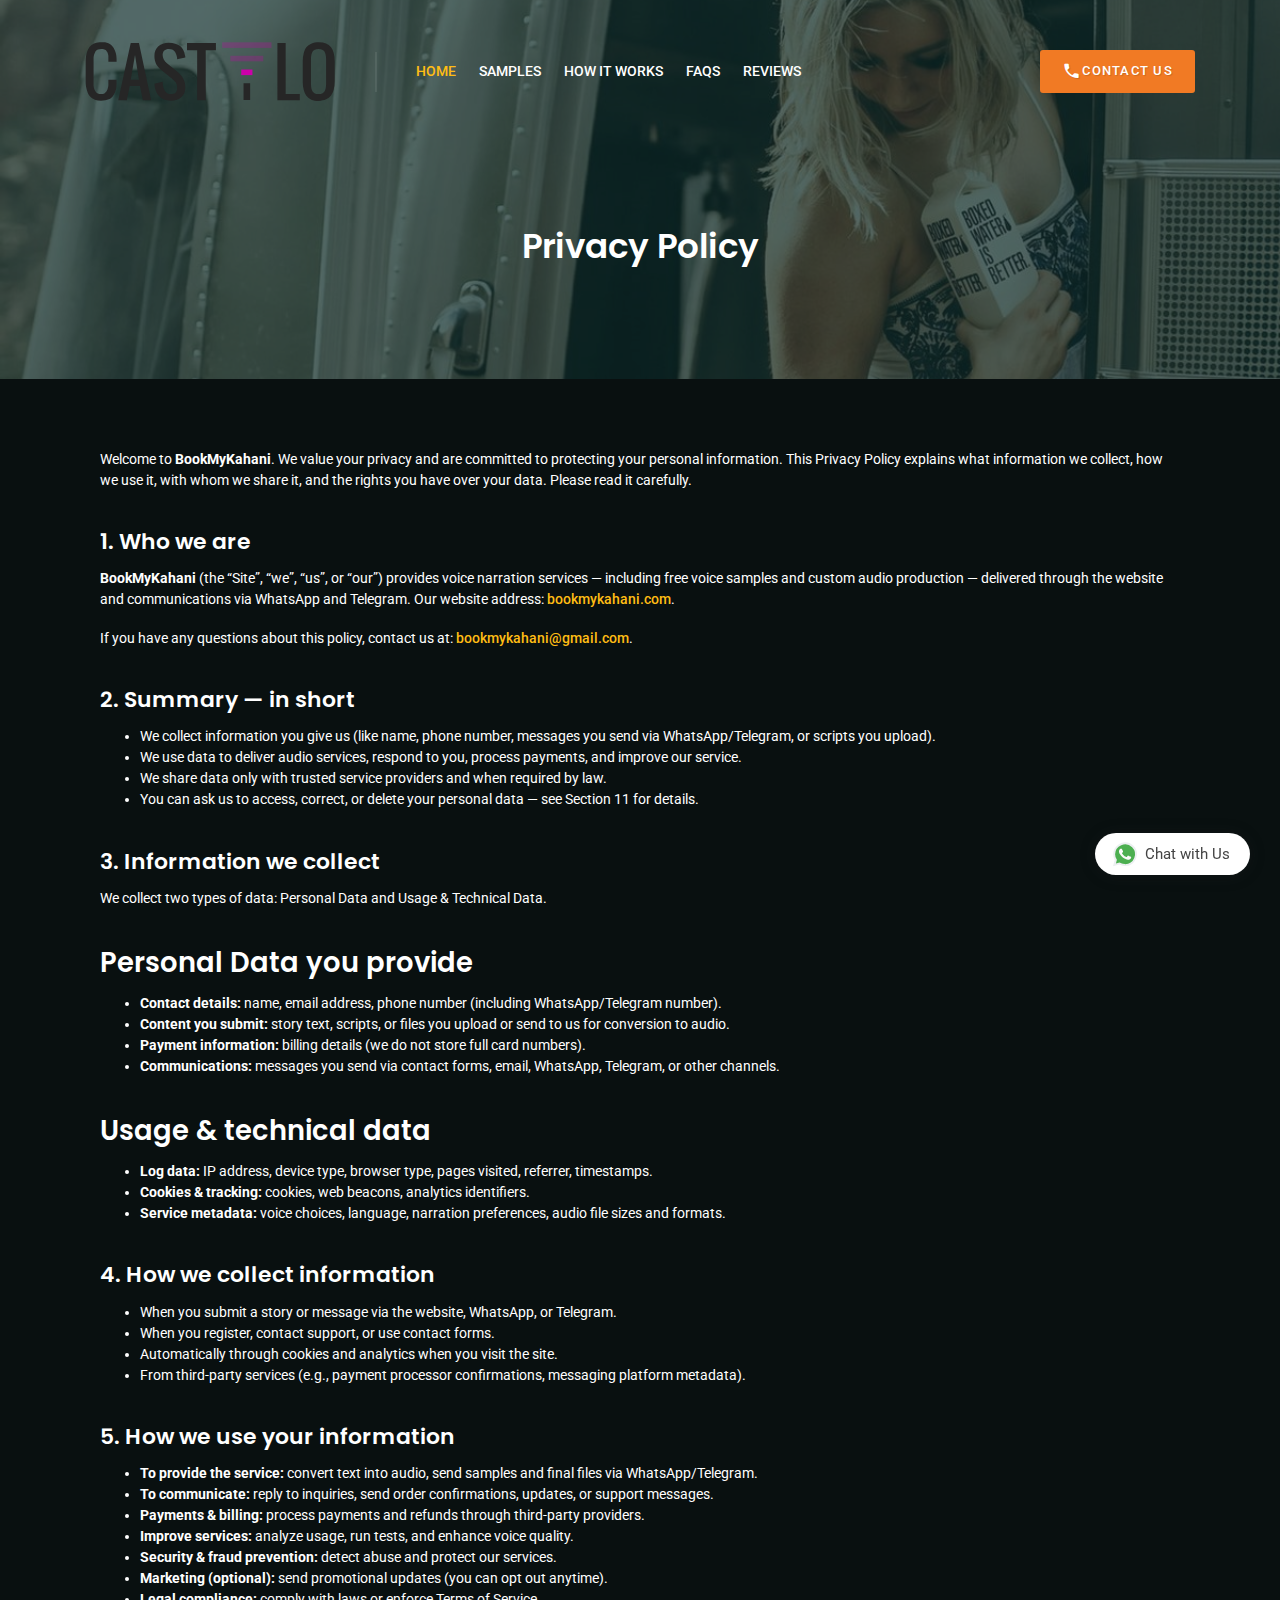
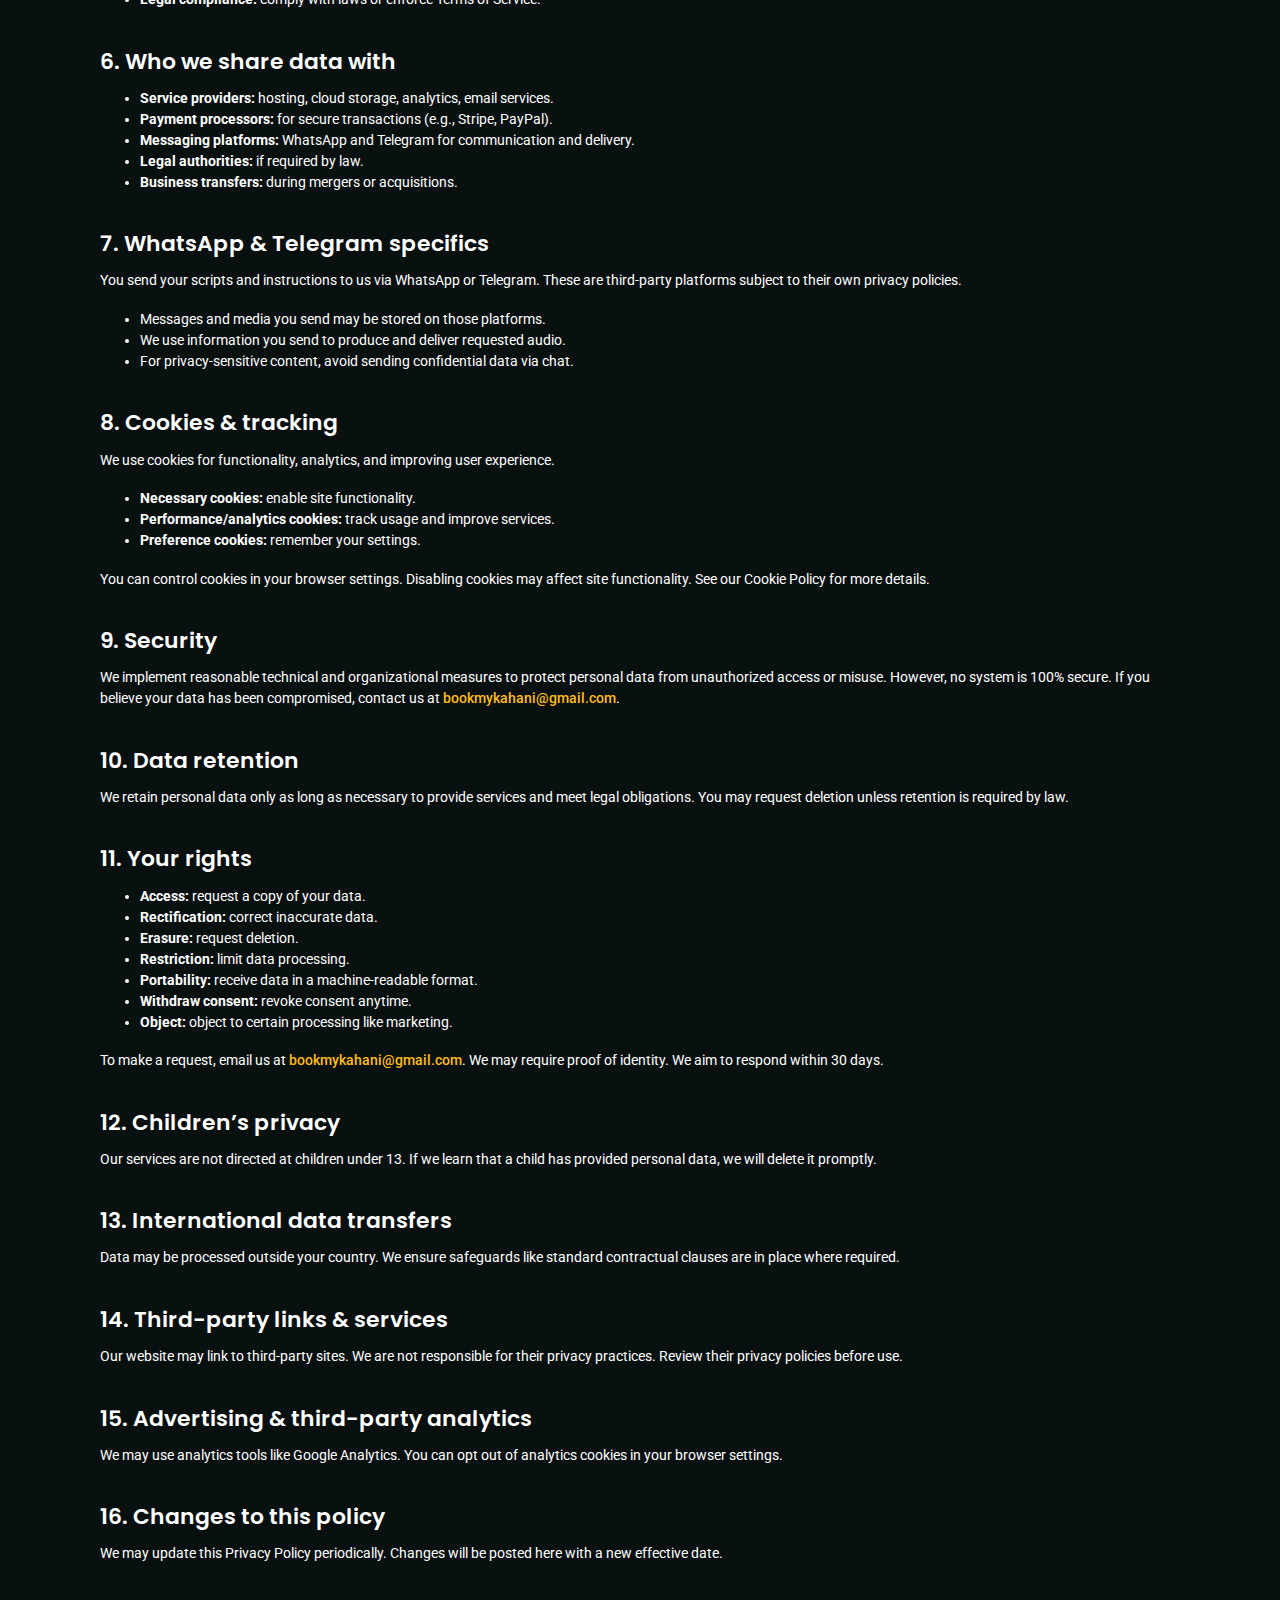
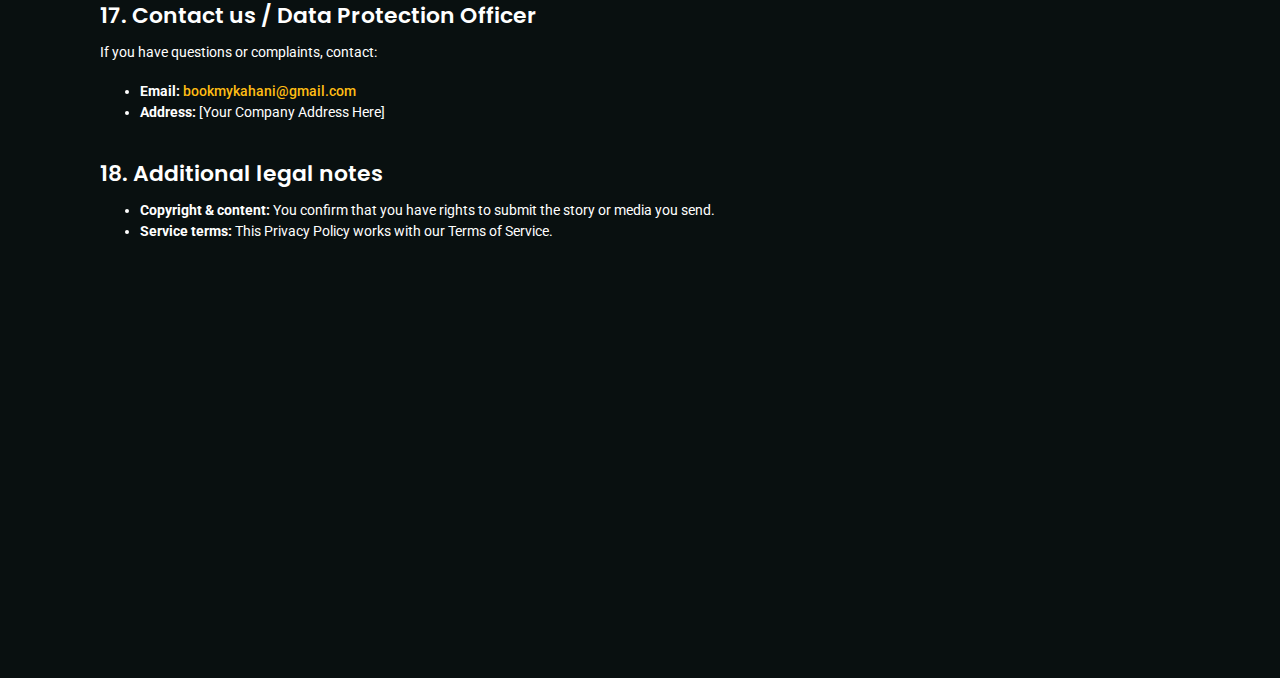
<file: privacy-policy.html>
<!doctype html>
<html lang="en" class="no-js">
<head>
    <title>BookMyKahani | Privacy Policy</title>
    <meta charset="utf-8">
    <meta name="viewport" content="width=device-width, initial-scale=1, shrink-to-fit=no">

    <meta name="description" content="Bring your stories to life with BookMyKahani! 🎙️
Send your story on WhatsApp or Telegram and get a realistic, emotion-filled human voice narration in Hindi or multiple languages. Free samples available — perfect for YouTube, reels, and podcasts.">
    <meta name="keywords" content="bookmykahani, hindi voice over, realistic story narration, text to speech hindi, audio story creator, whatsapp voice service, telegram audio story, human voice generator, hindi storytelling, free voice sample, youtube voiceover, emotional narration, kids story voice, female voice over, male voice over">

    <link rel="shortcut icon" href="favicon.png">

    <link href="https://fonts.googleapis.com/css?family=Roboto:400,500,700%7CPoppins:400,600" rel="stylesheet">

    <link rel="stylesheet" href="assets/css/materialdesignicons.css">
    <link rel="stylesheet" href="assets/css/bootstrap-grid.css">
    <link rel="stylesheet" href="https://cdnjs.cloudflare.com/ajax/libs/OwlCarousel2/2.3.4/assets/owl.carousel.min.css">
    <link rel="stylesheet" href="https://cdnjs.cloudflare.com/ajax/libs/OwlCarousel2/2.3.4/assets/owl.theme.default.min.css">
    <link rel="stylesheet" href="https://use.fontawesome.com/releases/v5.7.1/css/all.css" integrity="sha384-fnmOCqbTlWIlj8LyTjo7mOUStjsKC4pOpQbqyi7RrhN7udi9RwhKkMHpvLbHG9Sr" crossorigin="anonymous">
    <link rel="stylesheet" href="assets/css/style.css?v=2">
    <link rel="stylesheet" href="assets/css/external.css?v=2">
</head>
<body class="single-post footer-sticky expand-featured-media">
	<header id="top">
        <div class="navbar navbar-sticky">
            <div class="container">
                <div class="row align-items-center">
                    <div class="site-title col col-lg-auto order-first">
                        <h1><a href="index.html" class="custom-logo-link" rel="home"><img src="tmp/logo.svg" class="custom-logo" width="250" height="30" alt="Anii"></a></h1>
                    </div>
                    <nav id="site-menu" class="col-12 col-lg order-3 order-sm-4 order-lg-2">
                        <ul>
                            <li class="menu-item"><a href="#featured" data-scroll>Home</a></li>
                            <li class="menu-item"><a href="#latest-tab-container" data-scroll>Samples</a></li>
                            <li class="menu-item"><a href="#how-it-works" data-scroll>How It Works</a></li>
                            <li class="menu-item"><a href="#faqs" data-scroll>Faqs</a></li>
                            <li class="menu-item"><a href="#reviews" data-scroll>Reviews</a></li>
                        </ul>
                    </nav>


                    <div class="call-to-action col-12 col-lg-auto order-5 order-xl-4">
                        <a href="https://wa.me/918758141053?text=Hello!%20I%20want%20to%20book%20my%20Audio." class="button button-small button-color button-filled" target="_blank"><span class="mdi mdi-phone"></span>Contact Us</a>
                    </div>
                    <div class="site-menu-toggle col-auto order-2 order-sm-3">
                        <a href="#site-menu">
                            <span class="screen-reader-text">Toggle navigation</span>
                        </a>
                    </div>
                </div>
            </div>
        </div>
		<div id="featured" class="featured-content">
			<div class="container">
				<div class="row">
					<div class="col-12 col-lg-10 offset-lg-1 text-center">
						<h2> Privacy Policy</h2>
					</div>
				</div>
			</div>
			<div id="featured-media" class="featured-media">
				<img src="tmp/sample-header2.jpg" alt="">
			</div>
		</div>
	</header>

	<main id="content">
		<div class="container">
			<div class="row">
				<div class="col-12">
					<article class="entry entry-post episode-type-audio type-episode">
						<div class="entry-content">
                            <section class="privacy-policy">
                                <div class="container"> 
                                    <p>Welcome to <strong>BookMyKahani</strong>. We value your privacy and are committed to protecting your personal information.
                                        This Privacy Policy explains what information we collect, how we use it, with whom we share it, and the rights you have over your data. Please read it carefully.</p>

                                    <h4 >1. Who we are</h4>
                                    <p><strong>BookMyKahani</strong> (the “Site”, “we”, “us”, or “our”) provides voice narration services — including free voice samples and custom audio production — delivered through the website and communications via WhatsApp and Telegram. Our website address: <a href="https://bookmykahani.com">bookmykahani.com</a>.</p>
                                    <p>If you have any questions about this policy, contact us at: <a href="mailto:bookmykahani@gmail.com">bookmykahani@gmail.com</a>.</p>

                                    <h4 >2. Summary — in short</h4>
                                    <ul>
                                        <li>We collect information you give us (like name, phone number, messages you send via WhatsApp/Telegram, or scripts you upload).</li>
                                        <li>We use data to deliver audio services, respond to you, process payments, and improve our service.</li>
                                        <li>We share data only with trusted service providers and when required by law.</li>
                                        <li>You can ask us to access, correct, or delete your personal data — see Section 11 for details.</li>
                                    </ul>

                                    <h4 >3. Information we collect</h4>
                                    <p>We collect two types of data: Personal Data and Usage & Technical Data.</p>

                                    <h3>Personal Data you provide</h3>
                                    <ul>
                                        <li><strong>Contact details:</strong> name, email address, phone number (including WhatsApp/Telegram number).</li>
                                        <li><strong>Content you submit:</strong> story text, scripts, or files you upload or send to us for conversion to audio.</li>
                                        <li><strong>Payment information:</strong> billing details (we do not store full card numbers).</li>
                                        <li><strong>Communications:</strong> messages you send via contact forms, email, WhatsApp, Telegram, or other channels.</li>
                                    </ul>

                                    <h3>Usage & technical data</h3>
                                    <ul>
                                        <li><strong>Log data:</strong> IP address, device type, browser type, pages visited, referrer, timestamps.</li>
                                        <li><strong>Cookies & tracking:</strong> cookies, web beacons, analytics identifiers.</li>
                                        <li><strong>Service metadata:</strong> voice choices, language, narration preferences, audio file sizes and formats.</li>
                                    </ul>

                                    <h4 >4. How we collect information</h4>
                                    <ul>
                                        <li>When you submit a story or message via the website, WhatsApp, or Telegram.</li>
                                        <li>When you register, contact support, or use contact forms.</li>
                                        <li>Automatically through cookies and analytics when you visit the site.</li>
                                        <li>From third-party services (e.g., payment processor confirmations, messaging platform metadata).</li>
                                    </ul>

                                    <h4 >5. How we use your information</h4>
                                    <ul>
                                        <li><strong>To provide the service:</strong> convert text into audio, send samples and final files via WhatsApp/Telegram.</li>
                                        <li><strong>To communicate:</strong> reply to inquiries, send order confirmations, updates, or support messages.</li>
                                        <li><strong>Payments & billing:</strong> process payments and refunds through third-party providers.</li>
                                        <li><strong>Improve services:</strong> analyze usage, run tests, and enhance voice quality.</li>
                                        <li><strong>Security & fraud prevention:</strong> detect abuse and protect our services.</li>
                                        <li><strong>Marketing (optional):</strong> send promotional updates (you can opt out anytime).</li>
                                        <li><strong>Legal compliance:</strong> comply with laws or enforce Terms of Service.</li>
                                    </ul>

                                    <h4 >6. Who we share data with</h4>
                                    <ul>
                                        <li><strong>Service providers:</strong> hosting, cloud storage, analytics, email services.</li>
                                        <li><strong>Payment processors:</strong> for secure transactions (e.g., Stripe, PayPal).</li>
                                        <li><strong>Messaging platforms:</strong> WhatsApp and Telegram for communication and delivery.</li>
                                        <li><strong>Legal authorities:</strong> if required by law.</li>
                                        <li><strong>Business transfers:</strong> during mergers or acquisitions.</li>
                                    </ul>

                                    <h4 >7. WhatsApp & Telegram specifics</h4>
                                    <p>You send your scripts and instructions to us via WhatsApp or Telegram. These are third-party platforms subject to their own privacy policies.</p>
                                    <ul>
                                        <li>Messages and media you send may be stored on those platforms.</li>
                                        <li>We use information you send to produce and deliver requested audio.</li>
                                        <li>For privacy-sensitive content, avoid sending confidential data via chat.</li>
                                    </ul>

                                    <h4 >8. Cookies & tracking</h4>
                                    <p>We use cookies for functionality, analytics, and improving user experience.</p>
                                    <ul>
                                        <li><strong>Necessary cookies:</strong> enable site functionality.</li>
                                        <li><strong>Performance/analytics cookies:</strong> track usage and improve services.</li>
                                        <li><strong>Preference cookies:</strong> remember your settings.</li>
                                    </ul>
                                    <p>You can control cookies in your browser settings. Disabling cookies may affect site functionality. See our Cookie Policy for more details.</p>

                                    <h4 >9. Security</h4>
                                    <p>We implement reasonable technical and organizational measures to protect personal data from unauthorized access or misuse. However, no system is 100% secure. If you believe your data has been compromised, contact us at <a href="mailto:bookmykahani@gmail.com">bookmykahani@gmail.com</a>.</p>

                                    <h4 >10. Data retention</h4>
                                    <p>We retain personal data only as long as necessary to provide services and meet legal obligations. You may request deletion unless retention is required by law.</p>

                                    <h4 >11. Your rights</h4>
                                    <ul>
                                        <li><strong>Access:</strong> request a copy of your data.</li>
                                        <li><strong>Rectification:</strong> correct inaccurate data.</li>
                                        <li><strong>Erasure:</strong> request deletion.</li>
                                        <li><strong>Restriction:</strong> limit data processing.</li>
                                        <li><strong>Portability:</strong> receive data in a machine-readable format.</li>
                                        <li><strong>Withdraw consent:</strong> revoke consent anytime.</li>
                                        <li><strong>Object:</strong> object to certain processing like marketing.</li>
                                    </ul>
                                    <p>To make a request, email us at <a href="mailto:bookmykahani@gmail.com">bookmykahani@gmail.com</a>. We may require proof of identity. We aim to respond within 30 days.</p>

                                    <h4 >12. Children’s privacy</h4>
                                    <p>Our services are not directed at children under 13. If we learn that a child has provided personal data, we will delete it promptly.</p>

                                    <h4 >13. International data transfers</h4>
                                    <p>Data may be processed outside your country. We ensure safeguards like standard contractual clauses are in place where required.</p>

                                    <h4 >14. Third-party links & services</h4>
                                    <p>Our website may link to third-party sites. We are not responsible for their privacy practices. Review their privacy policies before use.</p>

                                    <h4 >15. Advertising & third-party analytics</h4>
                                    <p>We may use analytics tools like Google Analytics. You can opt out of analytics cookies in your browser settings.</p>

                                    <h4 >16. Changes to this policy</h4>
                                    <p>We may update this Privacy Policy periodically. Changes will be posted here with a new effective date.</p>

                                    <h4 >17. Contact us / Data Protection Officer</h4>
                                    <p>If you have questions or complaints, contact:</p>
                                    <ul>
                                        <li><strong>Email:</strong> <a href="mailto:bookmykahani@gmail.com">bookmykahani@gmail.com</a></li>
                                        <li><strong>Address:</strong> [Your Company Address Here]</li>
                                    </ul>

                                    <h4 >18. Additional legal notes</h4>
                                    <ul>
                                        <li><strong>Copyright & content:</strong> You confirm that you have rights to submit the story or media you send.</li>
                                        <li><strong>Service terms:</strong> This Privacy Policy works with our Terms of Service.</li>
                                    </ul>
                                </div>
                            </section>
                        </div>
					</article>
				</div>
			</div>
		</div>
	</main>


    <footer id="footer">
        <div class="container">
            <div class="row">
                <div class="widget-area col-12">
                    <section class="widget widget_text">
                        <h3 class="widget-title">Don’t Miss Our Story Magic</h3>
                        <div class="textwidget">
                            <form class="mc4wp-form" method="post">
                                <div class="mc4wp-form-fields">
                                    <p>“At BookMyKahani, we bring your words to life with real human-like voices, multi-language support, and emotions that connect with every heart.”</p>
                                </div>
                            </form>
                        </div>
                    </section>
                </div>
                <div class="copyright col-12">
                    <p>&copy; BookMyKahani. All Rights Reserved.

                    <p>
                        <a class="privacy-policy-link" href="privacy-policy.html">Privacy Policy</a>
                        <span class="separator" role="separator" aria-hidden="true"></span>
                        <a class="privacy-policy-link" href="terms-conditions.html">Terms And Conditions</a>
                        <span class="separator" role="separator" aria-hidden="true"></span>
                        <a class="privacy-policy-link" href="gdpr-policy.html">GDPR policy</a>
                    </p>
                </div>
            </div>
        </div>
    </footer>

    <div id='whatsapp-chat' class='hide'>
        <div class='header-chat'>
            <div class='head-home'>
                <div class='info-avatar'><img src='tmp/wp_profile.png' /></div>
                <p><span class="whatsapp-name">Support Team</span><br><small>Typically replies within an hour</small></p>

            </div>
            <div class='get-new hide'>
                <div id='get-label'></div>
                <div id='get-nama'></div>
            </div>
        </div>
        <div class='home-chat'>

        </div>
        <div class='start-chat'>
            <div pattern="https://elfsight.com/assets/chats/patterns/whatsapp.png" class="WhatsappChat__Component-sc-1wqac52-0 whatsapp-chat-body">
                <div class="WhatsappChat__MessageContainer-sc-1wqac52-1 dAbFpq">
                    <div style="opacity: 0;" class="WhatsappDots__Component-pks5bf-0 eJJEeC">
                        <div class="WhatsappDots__ComponentInner-pks5bf-1 hFENyl">
                            <div class="WhatsappDots__Dot-pks5bf-2 WhatsappDots__DotOne-pks5bf-3 ixsrax"></div>
                            <div class="WhatsappDots__Dot-pks5bf-2 WhatsappDots__DotTwo-pks5bf-4 dRvxoz"></div>
                            <div class="WhatsappDots__Dot-pks5bf-2 WhatsappDots__DotThree-pks5bf-5 kXBtNt"></div>
                        </div>
                    </div>
                    <div style="opacity: 1;" class="WhatsappChat__Message-sc-1wqac52-4 kAZgZq">
                        <div class="WhatsappChat__Author-sc-1wqac52-3 bMIBDo">Support Team </div>
                        <div class="WhatsappChat__Text-sc-1wqac52-2 iSpIQi">Hi there 👋<br><br>How can I help you?</div>
                        <div class="WhatsappChat__Time-sc-1wqac52-5 cqCDVm">1:40</div>
                    </div>
                </div>
            </div>

            <div class='blanter-msg'>
                <textarea id='chat-input' placeholder='Write a response...' maxlength='120' row='1' class="no-scroll"></textarea>
                <a href="javascript:void(0)" id='send-it'><svg viewBox="0 0 448 448"><path d="M.213 32L0 181.333 320 224 0 266.667.213 416 448 224z"/></svg></a>

            </div>
        </div>
        <div id='get-number'></div><a class='close-chat' href="javascript:void(0)">×</a>
    </div>
    <a class='blantershow-chat' href="javascript:void(0)" title='Show Chat'><svg width="20" viewBox="0 0 24 24"><defs/><path fill="#eceff1" d="M20.5 3.4A12.1 12.1 0 0012 0 12 12 0 001.7 17.8L0 24l6.3-1.7c2.8 1.5 5 1.4 5.8 1.5a12 12 0 008.4-20.3z"/><path fill="#4caf50" d="M12 21.8c-3.1 0-5.2-1.6-5.4-1.6l-3.7 1 1-3.7-.3-.4A9.9 9.9 0 012.1 12a10 10 0 0117-7 9.9 9.9 0 01-7 16.9z"/><path fill="#fafafa" d="M17.5 14.3c-.3 0-1.8-.8-2-.9-.7-.2-.5 0-1.7 1.3-.1.2-.3.2-.6.1s-1.3-.5-2.4-1.5a9 9 0 01-1.7-2c-.3-.6.4-.6 1-1.7l-.1-.5-1-2.2c-.2-.6-.4-.5-.6-.5-.6 0-1 0-1.4.3-1.6 1.8-1.2 3.6.2 5.6 2.7 3.5 4.2 4.2 6.8 5 .7.3 1.4.3 1.9.2.6 0 1.7-.7 2-1.4.3-.7.3-1.3.2-1.4-.1-.2-.3-.3-.6-.4z"/></svg> Chat with Us</a>


    <script src="assets/js/jquery-3.2.1.min.js"></script>
	<script src="assets/js/modernizr-custom.js"></script>
	<script src="assets/js/functions.js"></script>
    <script src="assets/js/main.js?v=2"></script>
</body>
</html>
</file>
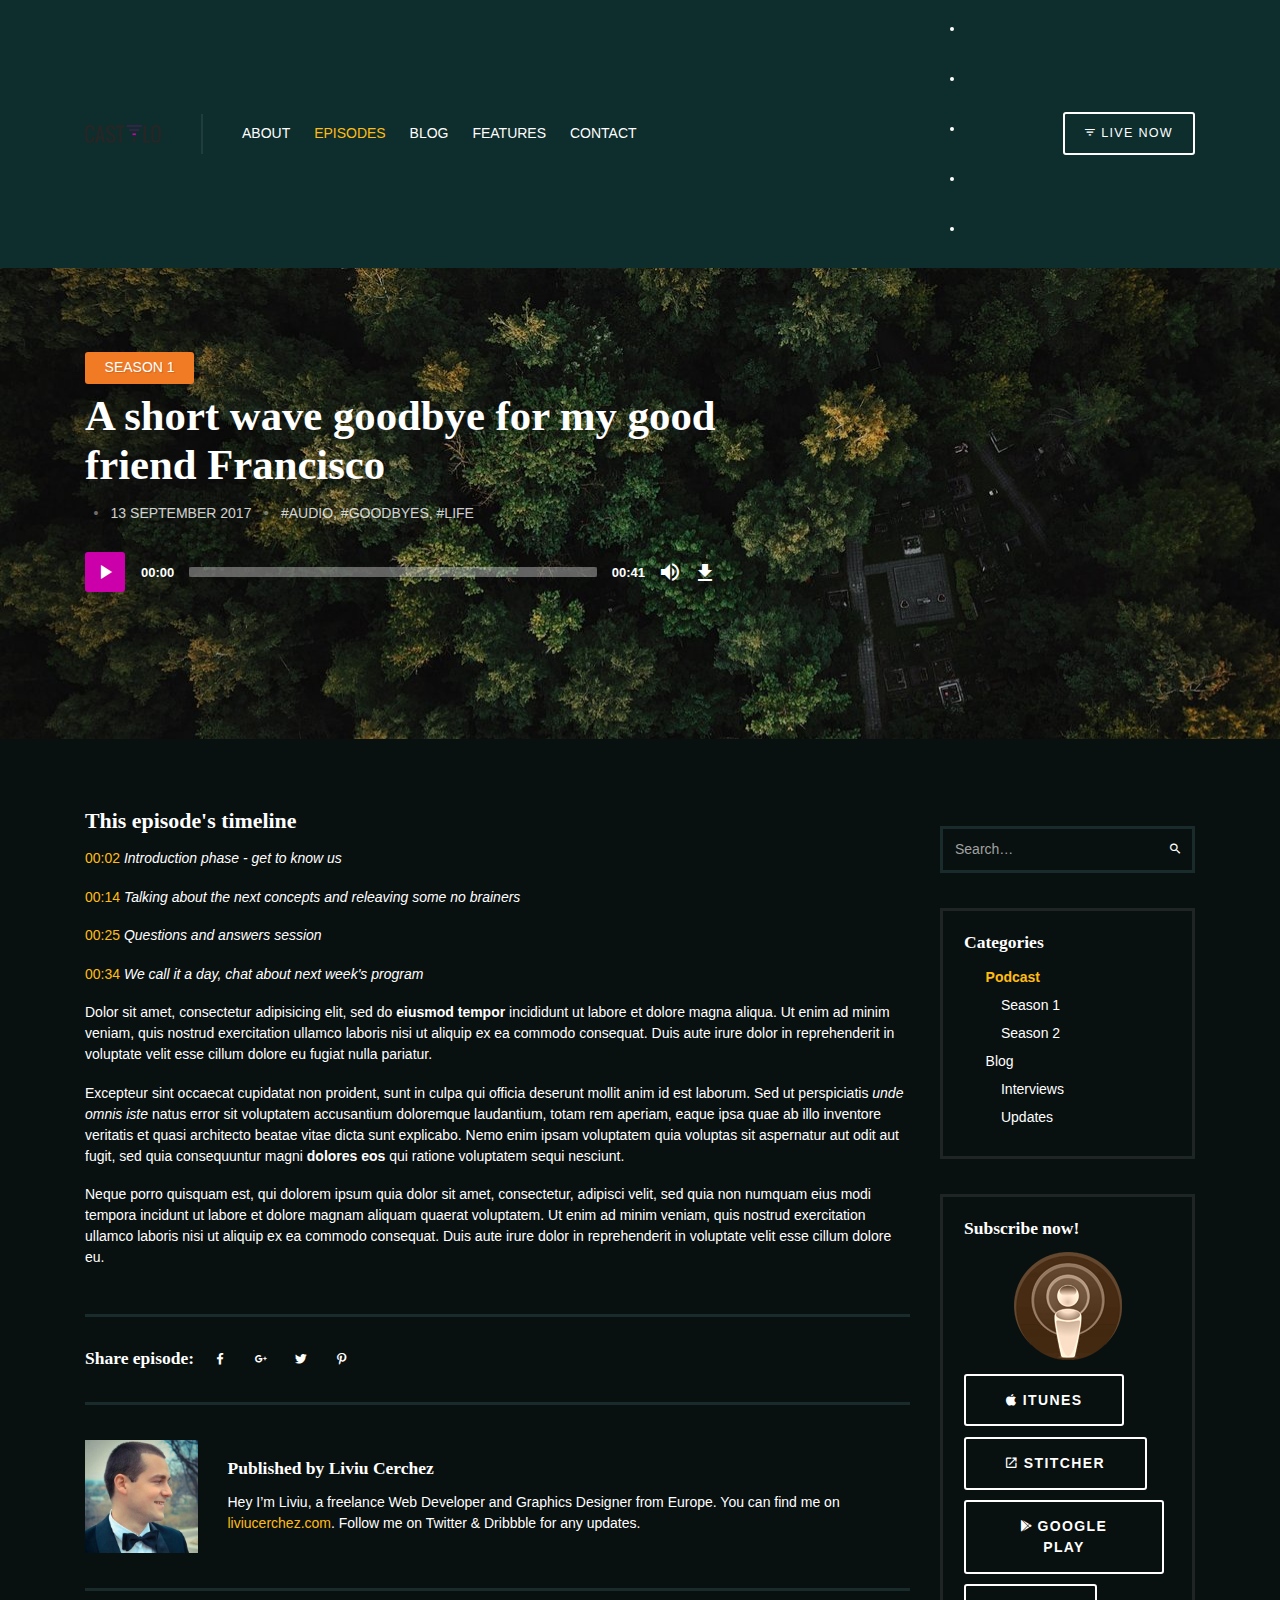
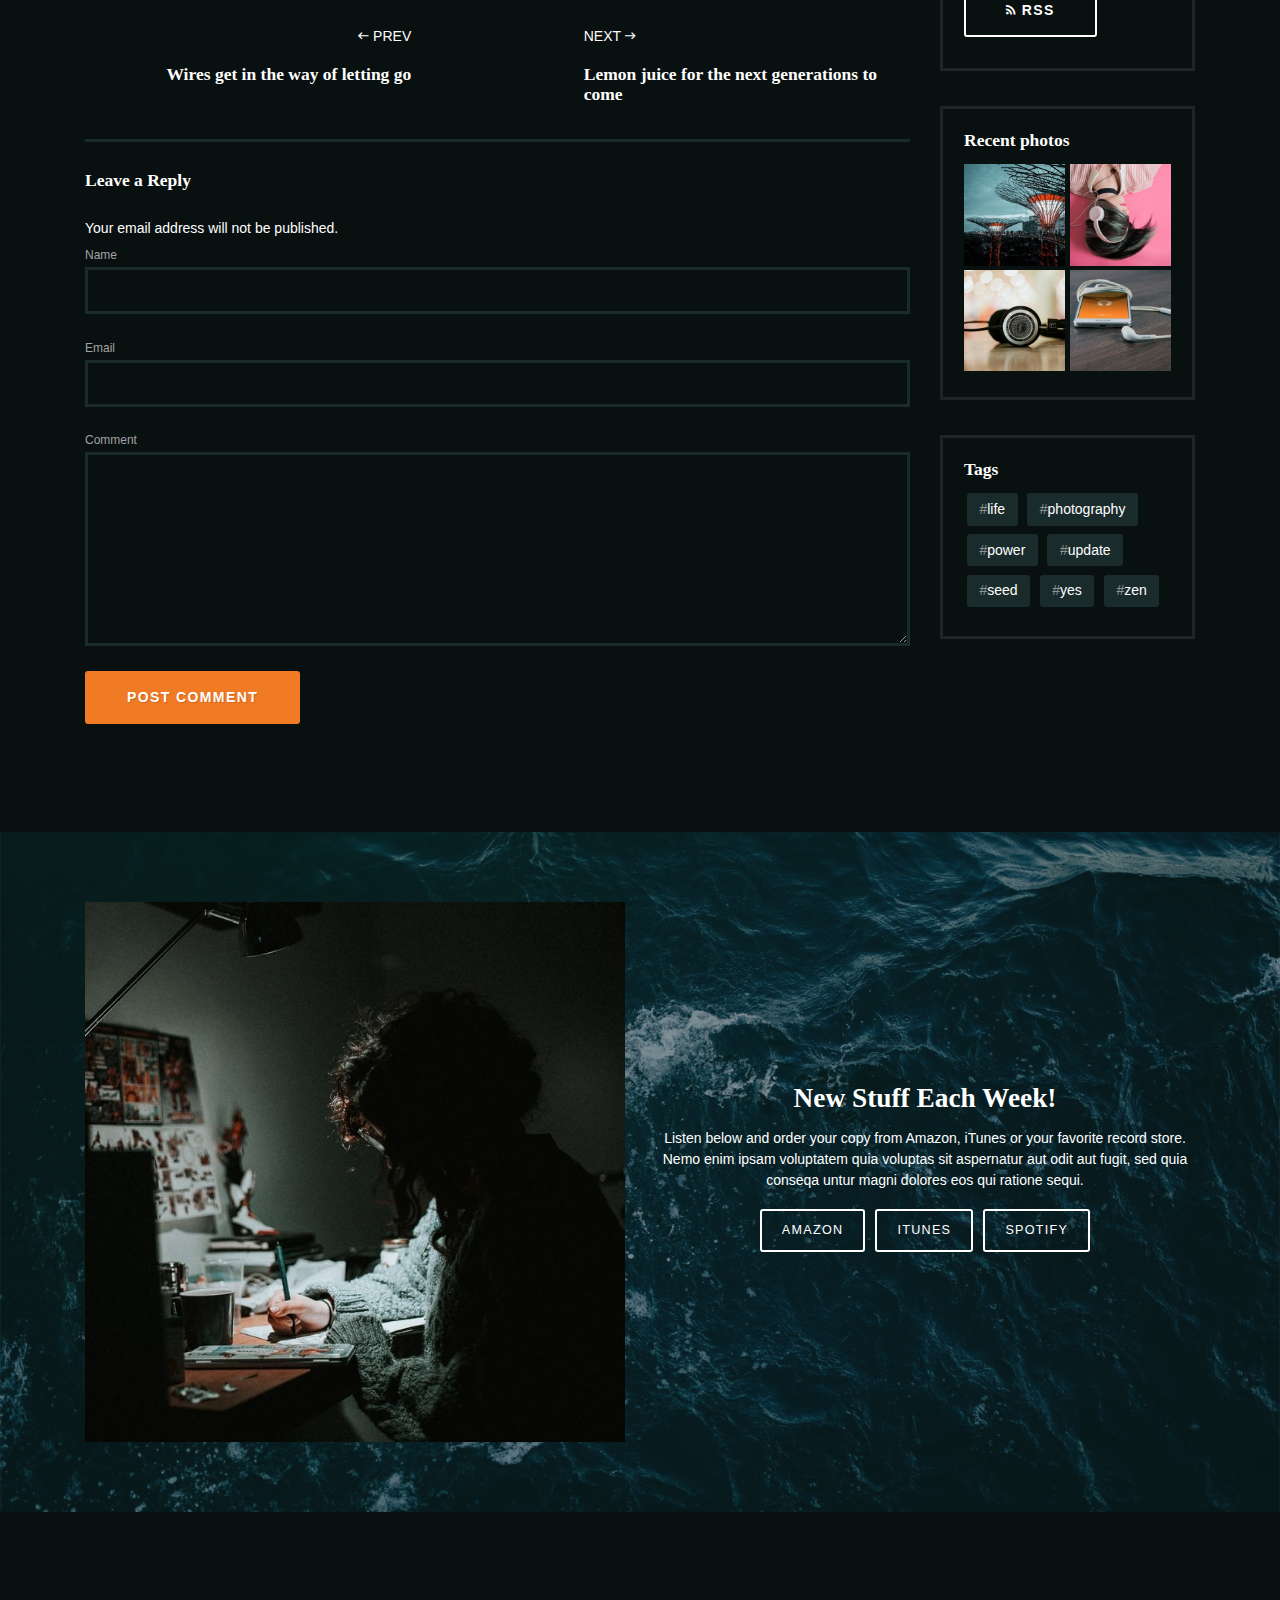
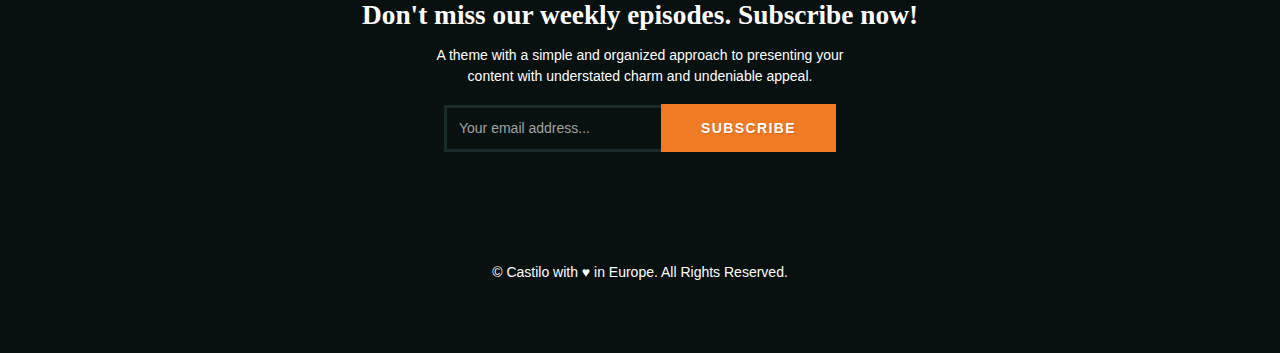
<file: single-episode.html>
<!doctype html>
<html lang="en" class="no-js">

<!-- Mirrored from html.liviucerchez.com/castilo/single-episode.html by HTTrack Website Copier/3.x [XR&CO'2014], Thu, 30 Oct 2025 15:06:26 GMT -->
<head>
	<title>Single Episode &mdash; Castilo</title>
	<meta charset="utf-8">
	<meta name="viewport" content="width=device-width, initial-scale=1, shrink-to-fit=no">

	<meta name="description" content="Castilo is fully responsive creative audio podcast HTML5 site template that looks great on any device.">
	<meta name="keywords" content="Castilo, HTML5, Template, Design, Development">

	<link href="https://fonts.googleapis.com/css?family=Oswald:300,400%7CKarla:400,700" rel="stylesheet">

	<link rel="shortcut icon" href="favicon.png">

	<link rel="stylesheet" href="assets/css/bootstrap-reboot.css">
	<link rel="stylesheet" href="assets/css/bootstrap-grid.css">
	<link rel="stylesheet" href="assets/css/material-design-iconic-font.css">

	<link rel="stylesheet" href="assets/css/style.css">

	<style id="castilo-inline-style">
		.featured-content {
			background-image: url(tmp/sample-header4.jpg);
		}

		.sales-box {
			background-image: url(tmp/sample-sales.jpg);
		}
	</style>
</head>
<body class="single-episode">
	<header id="top" class="navbar navbar-sticky">
		<div class="container">
			<div class="row align-items-center">
				<div class="site-title col col-lg-auto order-first">
					<h1>
						<a href="index.html" class="custom-logo-link" rel="home">
							<img src="tmp/logo.svg" class="custom-logo" width="76" height="18" alt="Castilo">
						</a>
					</h1>
				</div>
				<nav id="site-menu" class="col-12 col-lg order-3 order-sm-4 order-lg-2">
					<ul>
						<li class="menu-item"><a href="about.html">About</a></li>
						<li class="menu-item menu-item-has-children current-menu-item current-menu-parent">
							<a href="episodes.html">Episodes</a>
							<a href="#" class="menu-expand"></a>
							<ul class="sub-menu">
								<li class="menu-item"><a href="episodes.html">Browse Episodes</a></li>
								<li class="menu-item current-menu-item"><a href="single-episode.html">Single Episode</a></li>
							</ul>
						</li>
						<li class="menu-item menu-item-has-children">
							<a href="blog.html">Blog</a>
							<a href="#" class="menu-expand"></a>
							<ul class="sub-menu">
								<li class="menu-item"><a href="blog.html">Browse Posts</a></li>
								<li class="menu-item"><a href="single-post.html">Single Post</a></li>
							</ul>
						</li>
						<li class="menu-item menu-item-has-children"><a href="styleguide.html">Features</a>
							<a href="#" class="menu-expand"></a>
							<ul class="sub-menu">
								<li class="menu-item"><a href="styleguide.html">Styleguide</a></li>
								<li class="menu-item menu-item-has-children">
									<a href="#">Sub Menu</a>
									<a href="#" class="menu-expand"></a>
									<ul class="sub-menu">
										<li class="menu-item"><a href="#">Sub Menu 1</a></li>
										<li class="menu-item"><a href="#">Sub Menu 2</a></li>
										<li class="menu-item"><a href="#">Sub Menu 3</a></li>
									</ul>
								</li>
								<li class="menu-item"><a href="404.html">404 - Page not found</a></li>
							</ul>
						</li>
						<li class="menu-item"><a href="contact.html">Contact</a></li>
					</ul>
				</nav>
				<nav id="social-links-menu" class="col-12 col-md-auto order-4 order-md-1 order-lg-3">
					<ul class="social-navigation">
						<li class="menu-item menu-item-type-custom">
							<a title="Facebook Profile" target="_blank" href="http://facebook.com/"><span class="screen-reader-text">Facebook</span></a>
						</li>
						<li class="menu-item menu-item-type-custom">
							<a title="Google Play" target="_blank" href="http://play.google.com/"><span class="screen-reader-text">Google Play</span></a>
						</li>
						<li class="menu-item menu-item-type-custom">
							<a title="Twitter Profile" target="_blank" href="http://twitter.com/"><span class="screen-reader-text">Twitter</span></a>
						</li>
						<li class="menu-item menu-item-type-custom">
							<a title="SoundCloud" target="_blank" href="http://soundcloud.com/podcast"><span class="screen-reader-text">SoundCloud</span></a>
						</li>
						<li class="menu-item menu-item-type-custom">
							<a title="YouTube Channel" target="_blank" href="http://youtube.com/"><span class="screen-reader-text">YouTube</span></a>
						</li>
					</ul>
				</nav>
				<div class="call-to-action col-12 col-sm-auto order-5 order-sm-2 order-lg-4">
					<a href="#" class="button button-small" target="_blank"><span class="zmdi zmdi-filter-list"></span> Live now</a>
				</div>
				<div class="site-menu-toggle col-auto order-2 order-sm-3">
					<a href="#site-menu">
						<span class="screen-reader-text">Toggle navigation</span>
					</a>
				</div>
			</div>
		</div>
	</header>

	<header id="featured" class="featured-content fade-background-50 padding-top-bottom">
		<div class="container">
			<div class="row align-items-center">
				<div class="col-12 col-lg-8 col-xl-7">
					<div class="categories">
						<span class="screen-reader-text">Posted in: </span> <a href="episodes.html" rel="category tag">Season 1</a>
					</div>
					<h1 class="entry-title">A short wave goodbye for my good friend Francisco</h1>
					<div class="entry-meta">
						<span class="posted-on"><span class="screen-reader-text">Posted on: </span> <a><time class="entry-date published" datetime="2017-09-13T14:48:37+00:00">13 September 2017</time></a></span> <span class="tags"><span class="screen-reader-text">Tagged: </span> <a rel="tag" href="#">audio</a>, <a rel="tag" href="#">goodbyes</a>, <a rel="tag" href="#">life</a></span>
					</div>
					<div class="podcast-episode">
						<div class="podcast-episode">
							<div class="podcast-episode-player" data-episode-download="http://html.liviucerchez.com/common/preview1.mp3" data-episode-download-button="Download Episode (831.6 KB)" data-episode-duration="00:41" data-episode-size="831.6 KB">
								<audio class="wp-audio-shortcode" preload="none" style="width: 100%;" controls="controls">
									<source src="http://html.liviucerchez.com/common/preview1.mp3" type="audio/mpeg" />
									<source src="http://html.liviucerchez.com/common/preview1.ogg" type="audio/ogg" />
								</audio>
							</div>
						</div>
					</div>
				</div>
			</div>
		</div>
	</header>

	<main id="content" class="has-sidebar padding-top-bottom">
		<div class="container">
			<div class="row">
				<div class="col-12 col-md-8 col-lg-9">
					<article class="entry entry-episode">
						<div class="entry-content">
							<div class="timeline-box">
								<h4 class="timeline-title">This episode's timeline</h4>
								<p><span class="timeline-inside-link"><a href="#00:02" class="jump-point">00:02</a></span> <em class="timeline-inside-text">Introduction phase - get to know us</em></p>
								<p><span class="timeline-inside-link"><a href="#00:14" class="jump-point">00:14</a></span> <em class="timeline-inside-text">Talking about the next concepts and releaving some no brainers</em></p>
								<p><span class="timeline-inside-link"><a href="#00:25" class="jump-point">00:25</a></span> <em class="timeline-inside-text">Questions and answers session</em></p>
								<p><span class="timeline-inside-link"><a href="#00:34" class="jump-point">00:34</a></span> <em class="timeline-inside-text">We call it a day, chat about next week's program</em></p>
							</div>
							<p>Dolor sit amet, consectetur adipisicing elit, sed do <strong>eiusmod tempor</strong> incididunt ut labore et dolore magna aliqua. Ut enim ad minim veniam, quis nostrud exercitation ullamco laboris nisi ut aliquip ex ea commodo consequat. Duis aute irure dolor in reprehenderit in voluptate velit esse cillum dolore eu fugiat nulla pariatur.</p>
							<p>Excepteur sint occaecat cupidatat non proident, sunt in culpa qui officia deserunt mollit anim id est laborum. Sed ut perspiciatis <em>unde omnis iste</em> natus error sit voluptatem accusantium doloremque laudantium, totam rem aperiam, eaque ipsa quae ab illo inventore veritatis et quasi architecto beatae vitae dicta sunt explicabo. Nemo enim ipsam voluptatem quia voluptas sit aspernatur aut odit aut fugit, sed quia consequuntur magni <strong>dolores eos</strong> qui ratione voluptatem sequi nesciunt.</p>
							<p>Neque porro quisquam est, qui dolorem ipsum quia dolor sit amet, consectetur, adipisci velit, sed quia non numquam eius modi tempora incidunt ut labore et dolore magnam aliquam quaerat voluptatem. Ut enim ad minim veniam, quis nostrud exercitation ullamco laboris nisi ut aliquip ex ea commodo consequat. Duis aute irure dolor in reprehenderit in voluptate velit esse cillum dolore eu.</p>
						</div>
						<div class="entry-footer">
							<aside class="share-entry">
								<h5 class="share-title">Share episode:</h5>
								<p class="share-links">
									<a title="Facebook" target="_blank" href="#"><span class="zmdi zmdi-facebook"></span> <span class="screen-reader-text">Facebook</span></a>
									<a title="Google+" target="_blank" href="#"><span class="zmdi zmdi-google-plus"></span> <span class="screen-reader-text">Google+</span></a>
									<a title="Twitter" target="_blank" href="#"><span class="zmdi zmdi-twitter"></span> <span class="screen-reader-text">Twitter</span></a>
									<a title="Pinterest" target="_blank" href="#"><span class="zmdi zmdi-pinterest"></span> <span class="screen-reader-text">Pinterest</span></a>
								</p>
							</aside>
							<aside class="author-box has-description clearfix">
								<div class="row align-items-lg-center">
									<figure class="col-4 col-md-3 col-xl-2 author-box-image">
										<img alt="" src="tmp/sample-avatar.jpg" class="avatar photo" width="150" height="150">
									</figure>
									<div class="col-8 col-md-9 col-xl-10">
										<h5 class="author-box-title">Published by <a href="http://liviucerchez.com/" title="Visit Liviu Cerchez’s website" rel="author external">Liviu Cerchez</a></h5>
										<div class="author-box-description">Hey I’m Liviu, a freelance Web Developer and Graphics Designer from Europe. You can find me on <a href="http://liviucerchez.com/">liviucerchez.com</a>. Follow me on Twitter &amp; Dribbble for any updates.
										</div>
									</div>
								</div>
							</aside>
							<aside class="post-controls">
								<div class="row">
									<div class="prev-post col-12 col-lg-6 col-xl-5">
										<a href="single-episode.html" rel="prev"><span class="zmdi zmdi-long-arrow-left"></span> Prev</a>
										<h5><a href="single-episode.html">Wires get in the way of letting go</a></h5>
									</div>
									<div class="next-post col-12 col-lg-6 col-xl-5 offset-xl-2">
										<a href="single-episode.html" rel="next">Next <span class="zmdi zmdi-long-arrow-right"></span></a>
										<h5><a href="single-episode.html">Lemon juice for the next generations to come</a></h5>
									</div>
								</div>
							</aside>
						</div>
					</article>
					<div id="comments">
						<div id="respond" class="comment-respond">
							<h5 id="reply-title" class="comment-reply-title">Leave a Reply</h5>
							<form action="https://html.liviucerchez.com/castilo/single-episode.html" method="post" class="comment-form">
								<p class="logged-in-as">
									Your email address will not be published.
								</p>
								<p class="comment-form-author">
									<label for="email">Name</label>
									<input id="author" name="author" value="" size="35" type="text">
								</p>
								<p class="comment-form-email">
									<label for="email">Email</label>
									<input id="email" name="email" value="" size="35" type="text">
								</p>
								<p class="comment-form-comment">
									<label for="comment">Comment</label>
									<textarea id="comment" name="comment" cols="45" rows="8"></textarea>
								</p>
								<p class="form-submit">
									<input name="submit" id="submit" class="submit button-color button-filled" value="Post Comment" type="submit">
								</p>
							</form>
						</div>
					</div>
				</div>
				<div id="sidebar" class="col-12 col-md-4 col-lg-3">
					<div class="widget widget_search">
						<form class="searchform" method="get" action="https://html.liviucerchez.com/castilo/episodes.html" role="search">
							<label class="screen-reader-text" for="s">Search for:</label>
							<input value="" name="s" id="s" placeholder="Search&hellip;" type="search">
							<button type="submit"><span class="screen-reader-text">Search</span><span class="zmdi zmdi-search"></span></button>
						</form>
					</div>
					<div class="widget widget_categories">
						<h5 class="add-separator"><span>Categories</span></h5>
						<ul>
							<li class="cat-item current-cat"><a href="#">Podcast</a>
								<ul class="children">
									<li class="cat-item"><a href="#">Season 1</a></li>
									<li class="cat-item"><a href="#">Season 2</a></li>
								</ul>
							</li>
							<li class="cat-item"><a href="#">Blog</a>
								<ul class="children">
									<li class="cat-item"><a href="#">Interviews</a></li>
									<li class="cat-item"><a href="#">Updates</a></li>
								</ul>
							</li>
						</ul>
					</div>
					<div class="widget widget_text widget_custom_html highlight">
						<div class="textwidget custom-html-widget">
							<h5 class="add-separator"><span>Subscribe now!</span></h5>
							<img src="tmp/itunes-subcribe.png" alt="subscribe-itunes" style="display:block;margin:0.5em auto 1em;" width="108" height="108">
							<p class="no-margin-bottom">
								<a href="http://liviucerchez.com/castpod/feed/podcast" class="button underline" target="_blank"><span class="zmdi zmdi-apple"></span> iTunes</a> <a href="http://liviucerchez.com/castpod/feed/podcast" class="button underline" target="_blank"><span class="zmdi zmdi-open-in-new"></span> Stitcher</a> <a href="http://liviucerchez.com/castpod/feed/podcast" class="button underline" target="_blank"><span class="zmdi zmdi-google-play"></span> Google Play</a> <a href="http://liviucerchez.com/castpod/feed/podcast" class="button underline" target="_blank"><span class="zmdi zmdi-rss"></span> RSS</a>
							</p>
						</div>
					</div>
					<div class="widget widget_media_gallery">
						<h5 class="add-separator"><span>Recent photos</span></h5>
						<div class="gallery gallery-columns-2">
							<figure class="gallery-item">
								<div class="gallery-icon">
									<a href="#"><img src="tmp/sample-instragram1.jpg" alt="" width="300" height="300"></a>
								</div>
							</figure><figure class="gallery-item">
								<div class="gallery-icon">
									<a href="#"><img src="tmp/sample-instragram2.jpg" alt="" width="300" height="300"></a>
								</div>
							</figure><figure class="gallery-item">
								<div class="gallery-icon">
									<a href="#"><img src="tmp/sample-instragram3.jpg" alt="" width="300" height="300"></a>
								</div>
							</figure><figure class="gallery-item">
								<div class="gallery-icon">
									<a href="#"><img src="tmp/sample-instragram4.jpg" alt="" width="300" height="300"></a>
								</div>
							</figure>
						</div>
					</div>
					<div class="widget widget_tag_cloud">
						<h5 class="add-separator"><span>Tags</span></h5>
						<div class="tagcloud">
							<a href="#" class="tag-cloud-link">life</a>
							<a href="#" class="tag-cloud-link">photography</a>
							<a href="#" class="tag-cloud-link">power</a>
							<a href="#" class="tag-cloud-link">update</a>
							<a href="#" class="tag-cloud-link">seed</a>
							<a href="#" class="tag-cloud-link">yes</a>
							<a href="#" class="tag-cloud-link">zen</a>
						</div>
					</div>
				</div>
			</div>
		</div>
	</main>

	<footer class="sales-box padding-top-bottom">
		<div class="container">
			<div class="row align-items-center">
				<div class="col-12 col-md-6">
					<a href="#" class="cover-image">
						<img src="tmp/sample-sales-cover.jpg" width="590" height="590" alt="">
					</a>
				</div>
				<div class="col-12 col-md-6">
					<h3>New Stuff Each Week!</h3>
					<p>Listen below and order your copy from Amazon, iTunes or your favorite record store. Nemo enim ipsam voluptatem quia voluptas sit aspernatur aut odit aut fugit, sed quia conseqa untur magni dolores eos qui ratione sequi.</p>
					<p><a href="#" class="button button-small button-white">Amazon</a> <a href="#" class="button button-small button-white">iTunes</a> <a href="#" class="button button-small button-white">Spotify</a></p>
				</div>
			</div>
		</div>
	</footer>

	<footer id="footer" class="padding-top-bottom">
		<div class="container">
			<div class="row">
				<div class="widget-area col-12">
					<section class="widget widget_text">
						<h3 class="widget-title">Don't miss our weekly episodes. Subscribe now!</h3>
						<div class="textwidget">
							<form class="mc4wp-form" method="post">
								<div class="mc4wp-form-fields">
									<p>A theme with a simple and organized approach to presenting your content with understated charm and undeniable appeal.</p>
									<p class="one-line">
										<label class="screen-reader-text" for="subscribe_email">Subscription Email</label><input id="subscribe_email" name="email" required="" placeholder="Your email address..." type="email"><input value="Subscribe" type="submit" class="button-color button-filled">
									</p>
								</div>
							</form>
						</div>
					</section>
					<section class="widget widget_nav">
						<h3 class="screen-reader-text">Social Navigation</h3>
						<nav>
							<ul class="social-navigation">
								<li class="menu-item menu-item-type-custom">
									<a title="Facebook Profile" target="_blank" href="http://facebook.com/"><span class="screen-reader-text">Facebook</span></a>
								</li>
								<li class="menu-item menu-item-type-custom">
									<a title="Google Play" target="_blank" href="http://play.google.com/"><span class="screen-reader-text">Google Play</span></a>
								</li>
								<li class="menu-item menu-item-type-custom">
									<a title="Twitter Profile" target="_blank" href="http://twitter.com/"><span class="screen-reader-text">Twitter</span></a>
								</li>
								<li class="menu-item menu-item-type-custom">
									<a title="SoundCloud" target="_blank" href="http://soundcloud.com/podcast"><span class="screen-reader-text">SoundCloud</span></a>
								</li>
								<li class="menu-item menu-item-type-custom">
									<a title="YouTube Channel" target="_blank" href="http://youtube.com/"><span class="screen-reader-text">YouTube</span></a>
								</li>
							</ul>
						</nav>
					</section>
				</div>
				<div class="copyright col-12">
					<p>&copy; Castilo with &hearts; in Europe. All Rights Reserved.</p>
				</div>
			</div>
		</div>
	</footer>

	<script src="assets/js/jquery-3.2.1.min.js"></script>
	<script src="assets/js/modernizr-custom.js"></script>
	<script src="assets/js/functions.js"></script>

	<!-- MediaElement.js files -->
	<link rel="stylesheet" id="mediaelement-css"  href="assets/mediaelement/mediaelementplayer-legacy.css">
	<link rel="stylesheet" id="castilo-additional-mediaelement-css"  href="assets/css/mediaelement-castilo.css">
	<script src="assets/mediaelement/mediaelement-and-player.js"></script>
	<script src="assets/mediaelement/mediaelement-migrate.js"></script>
	<script src="assets/mediaelement/wp-mediaelement.js"></script>
	<script src="assets/js/mediaelement-castilo.js"></script>
</body>

<!-- Mirrored from html.liviucerchez.com/castilo/single-episode.html by HTTrack Website Copier/3.x [XR&CO'2014], Thu, 30 Oct 2025 15:06:27 GMT -->
</html>
</file>
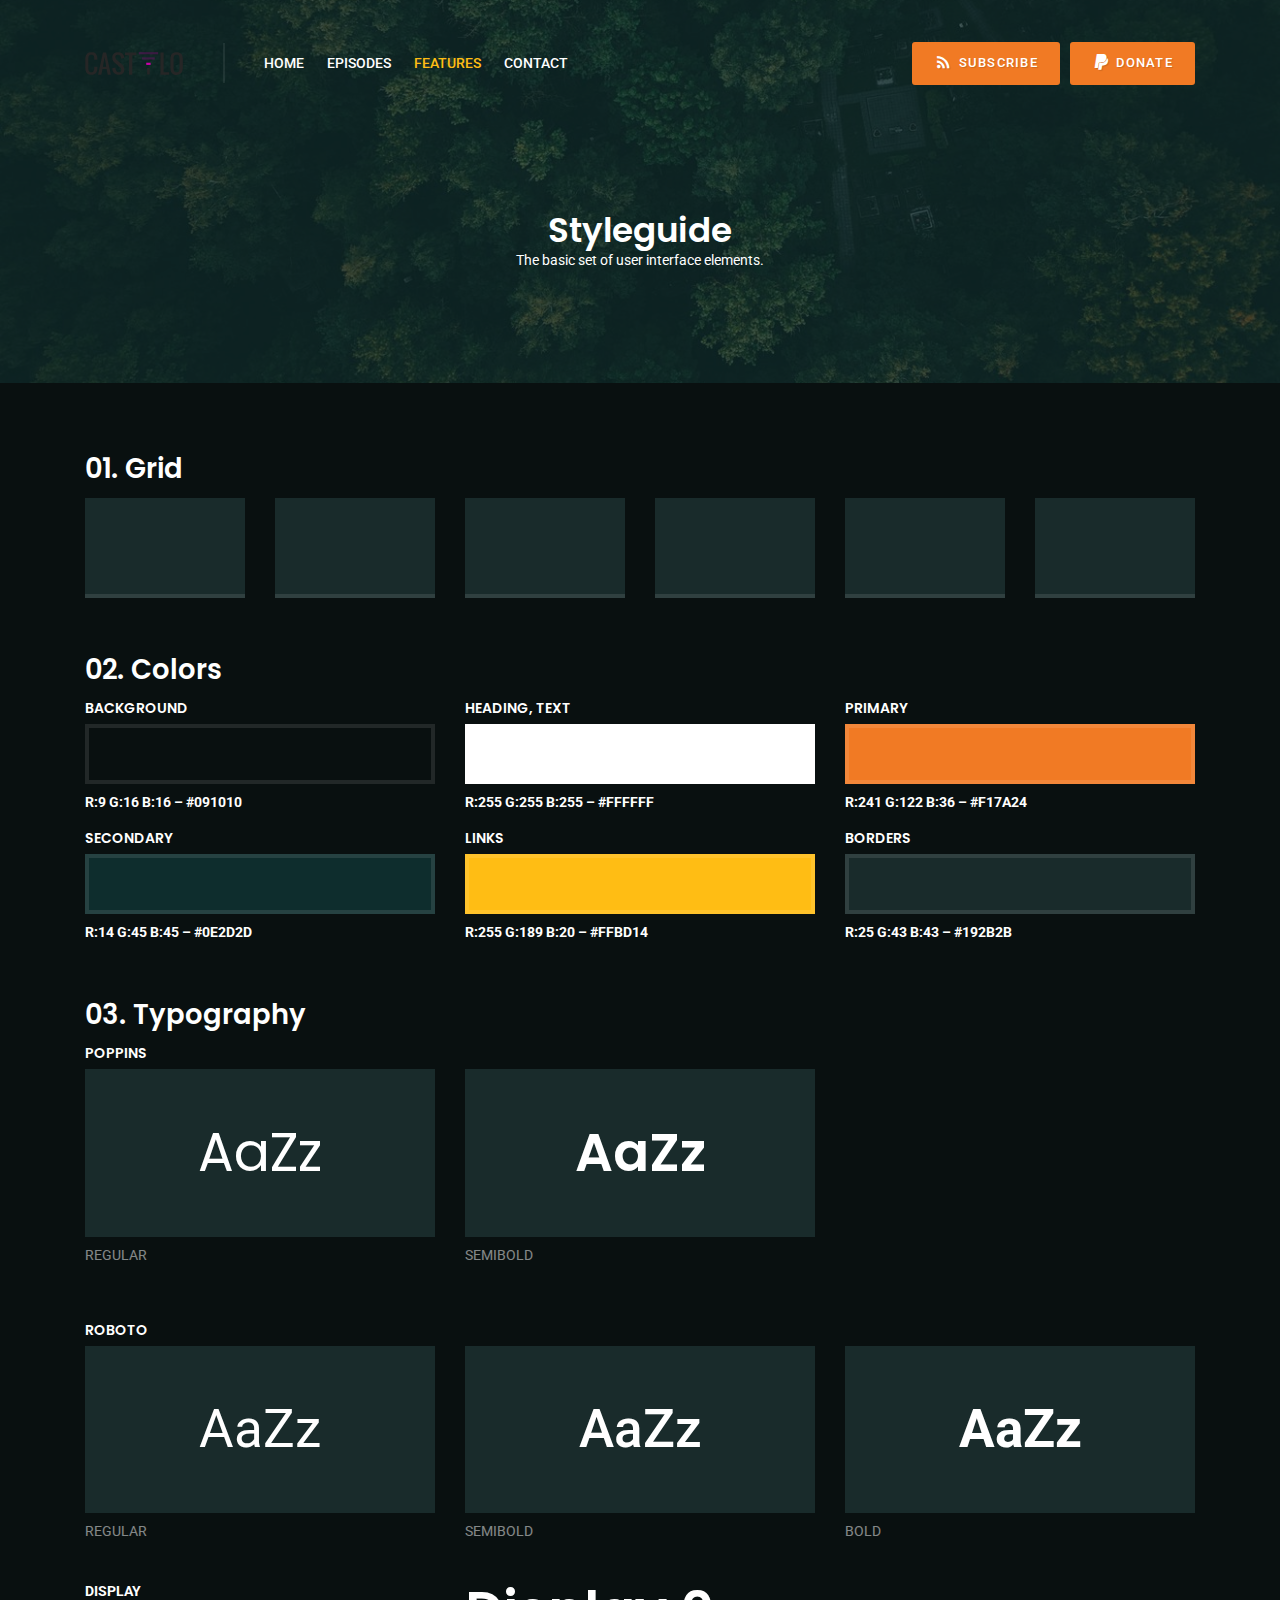
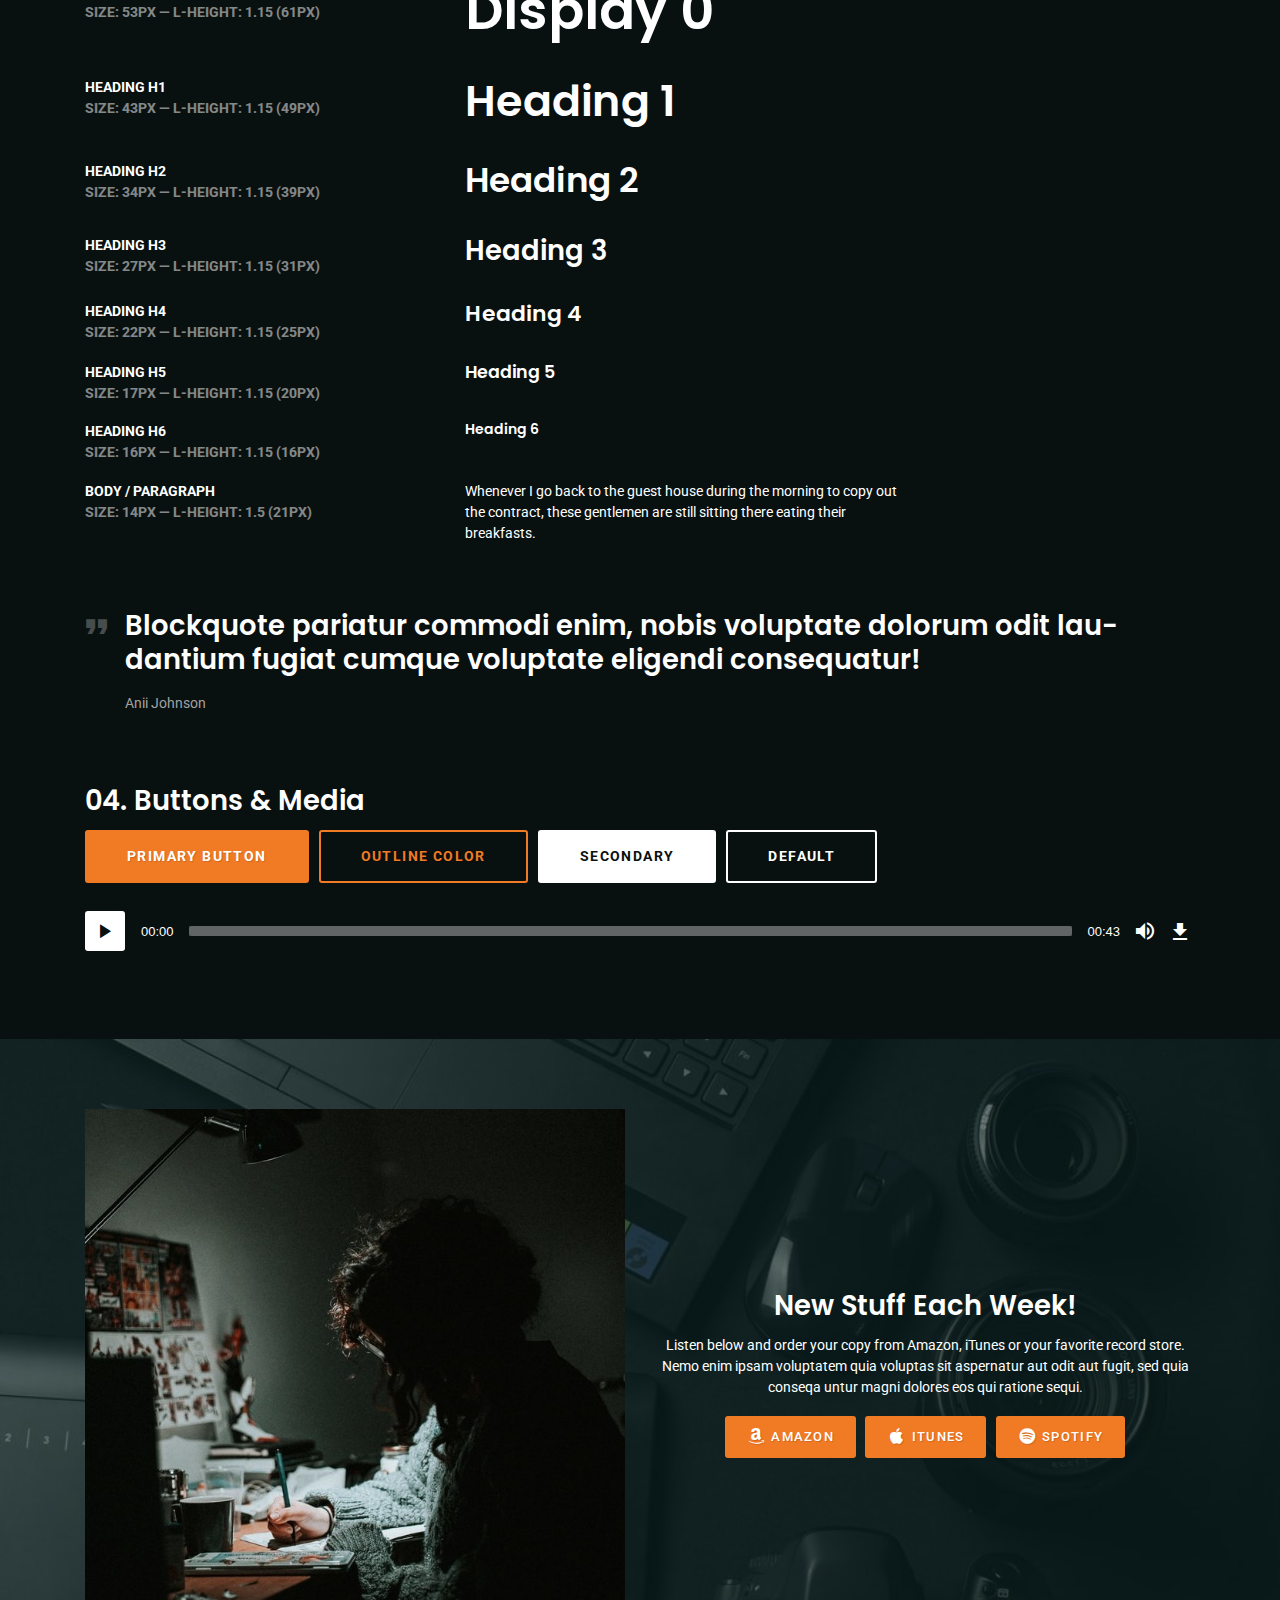
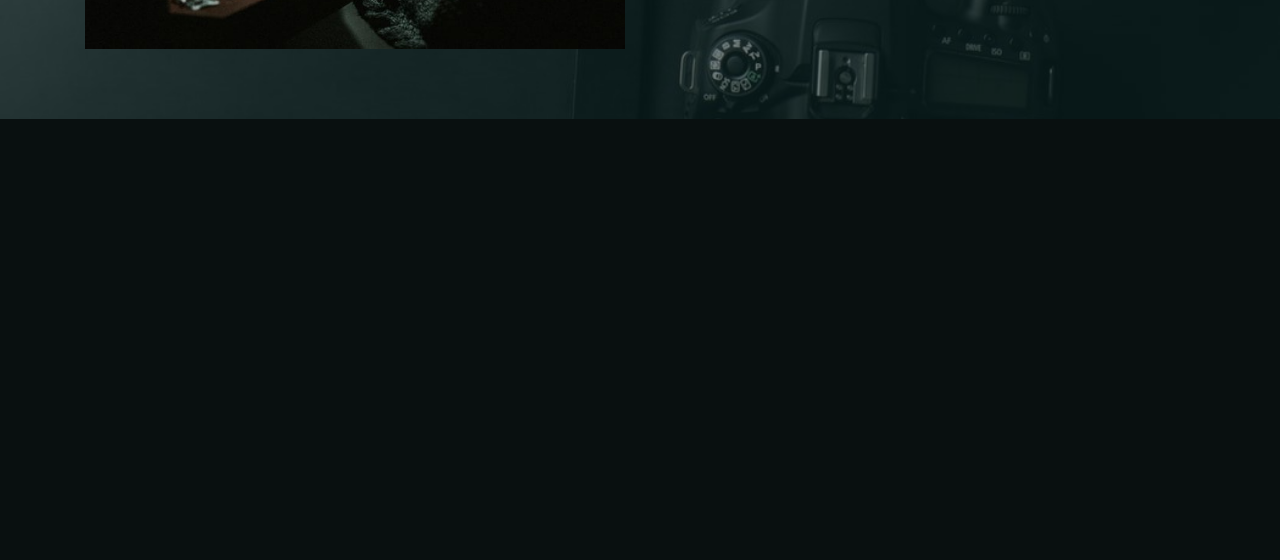
<file: styleguide.html>
<!doctype html>
<html lang="en" class="no-js">

<!-- Mirrored from html.liviucerchez.com/anii/styleguide.html by HTTrack Website Copier/3.x [XR&CO'2014], Thu, 30 Oct 2025 15:40:26 GMT -->
<head>
	<title>Styleguide - Anii</title>
	<meta charset="utf-8">
	<meta name="viewport" content="width=device-width, initial-scale=1, shrink-to-fit=no">

	<meta name="description" content="Anii is fully responsive creative audio podcast HTML site template that looks great on any device.">
	<meta name="keywords" content="Anii, HTML, Template, Design, Development">

	<link rel="shortcut icon" href="favicon.png">

	<link href="https://fonts.googleapis.com/css?family=Roboto:400,500,700%7CPoppins:400,600" rel="stylesheet">

	<link rel="stylesheet" href="assets/css/materialdesignicons.css">
	<link rel="stylesheet" href="assets/css/bootstrap-grid.css">
	<link rel="stylesheet" href="assets/css/style.css">

	<style id="anii-inline-style">
		.sales-box {
			background-image: url(tmp/sample-sales-background.jpg);
		}
	</style>
</head>
<body class="single-page footer-sticky expand-featured-media">
	<header id="top">
		<div class="navbar navbar-sticky">
			<div class="container">
				<div class="row align-items-center">
					<div class="site-title col col-lg-auto order-first">
						<h1><a href="index.html" class="custom-logo-link" rel="home">
								<img src="tmp/logo.svg" class="custom-logo" width="98" height="30" alt="Anii"></a></h1>
					</div>
					<nav id="site-menu" class="col-12 col-lg order-3 order-sm-4 order-lg-2">
						<ul>
							<li class="menu-item menu-item-has-children">
								<a href="index.html">Home</a>
								<a href="#" class="menu-expand"></a>
								<ul class="sub-menu">
									<li class="menu-item"><a href="index.html">Home</a></li>
									<li class="menu-item"><a href="index-alt.html">Home - Alt</a></li>
								</ul>
							</li>
							<li class="menu-item menu-item-has-children">
								<a href="episodes.html">Episodes</a>
								<a href="#" class="menu-expand"></a>
								<ul class="sub-menu">
									<li class="menu-item"><a href="episodes.html">Browse Episodes</a></li>
									<li class="menu-item"><a href="single-episode.html">Single Episode</a></li>
								</ul>
							</li>
							<li class="menu-item menu-item-has-children current-menu-parent"><a href="styleguide.html">Features</a>
								<a href="#" class="menu-expand"></a>
								<ul class="sub-menu">
									<li class="menu-item"><a href="about.html">About</a></li>
									<li class="menu-item menu-item-has-children">
										<a href="blog.html">Blog</a>
										<a href="#" class="menu-expand"></a>
										<ul class="sub-menu">
											<li class="menu-item"><a href="blog.html">Browse Posts</a></li>
											<li class="menu-item"><a href="single-post.html">Single Post</a></li>
										</ul>
									</li>
									<li class="menu-item current-menu-item"><a href="styleguide.html">Styleguide</a></li>
									<li class="menu-item"><a href="404.html">404 - Not found</a></li>
								</ul>
							</li>
							<li class="menu-item"><a href="contact.html">Contact</a></li>
						</ul>
					</nav>
					<div class="call-to-action col-12 col-lg-auto order-5 order-xl-4">
						<a href="#" class="button button-small button-color button-filled" target="_blank"><span class="mdi mdi-rss"></span> Subscribe</a>
						<a href="#" class="button button-small button-color button-filled" target="_blank"><span class="mdi mdi-paypal"></span> Donate</a>
					</div>
					<div class="site-menu-toggle col-auto order-2 order-sm-3">
						<a href="#site-menu">
							<span class="screen-reader-text">Toggle navigation</span>
						</a>
					</div>
				</div>
			</div>
		</div>
		<div id="featured" class="featured-content">
			<div class="container">
				<div class="row align-items-md-center">
					<div class="col-12 text-center">
						<h2 class="no-margin-bottom">Styleguide</h2>
						<p>The basic set of user interface elements.</p>
					</div>
				</div>
			</div>
			<div id="featured-media" class="featured-media">
				<img src="tmp/sample-header4.jpg" alt="">
			</div>
		</div>
	</header>

	<main id="content">
		<div class="container">
			<div class="row">
				<div class="col-12">
					<article class="entry entry-post episode-type-audio type-episode">
						<div class="entry-content">
							<h3>01. Grid</h3>
							<div class="row">
								<div class="col-6 col-md-4 col-lg-2">
									<div class="box min-box"></div>
								</div>
								<div class="col-6 col-md-4 col-lg-2">
									<div class="box min-box"></div>
								</div>
								<div class="col-6 col-md-4 col-lg-2">
									<div class="box min-box"></div>
								</div>
								<div class="col-6 col-md-4 col-lg-2">
									<div class="box min-box"></div>
								</div>
								<div class="col-6 col-md-4 col-lg-2">
									<div class="box min-box"></div>
								</div>
								<div class="col-6 col-md-4 col-lg-2">
									<div class="box min-box"></div>
								</div>
							</div>
							<h3>02. Colors</h3>
							<div class="row">
								<div class="col-6 col-md-4">
									<h6 class="text-uppercase no-margin-bottom">Background</h6>
									<div class="box box-color body-background-color"></div>
									<p class="text-uppercase text-strong text-color-grey">R:9 G:16 B:16 – #091010</p>
								</div>
								<div class="col-6 col-md-4">
									<h6 class="text-uppercase no-margin-bottom">Heading, Text</h6>
									<div class="box box-color body-text-color"></div>
									<p class="text-uppercase text-strong text-color-grey">R:255 G:255 B:255 – #FFFFFF</p>
								</div>
								<div class="col-6 col-md-4">
									<h6 class="text-uppercase no-margin-bottom">Primary</h6>
									<div class="box box-color primary-color"></div>
									<p class="text-uppercase text-strong text-color-grey">R:241 G:122 B:36 – #F17A24</p>
								</div>
								<div class="col-6 col-md-4">
									<h6 class="text-uppercase no-margin-bottom">Secondary</h6>
									<div class="box box-color secondary-color"></div>
									<p class="text-uppercase text-strong text-color-grey">R:14 G:45 B:45 – #0E2D2D</p>
								</div>
								<div class="col-6 col-md-4">
									<h6 class="text-uppercase no-margin-bottom">Links</h6>
									<div class="box box-color link-color"></div>
									<p class="text-uppercase text-strong text-color-grey">R:255 G:189 B:20 – #FFBD14</p>
								</div>
								<div class="col-6 col-md-4">
									<h6 class="text-uppercase no-margin-bottom">Borders</h6>
									<div class="box box-color border-color"></div>
									<p class="text-uppercase text-strong text-color-grey">R:25 G:43 B:43 – #192B2B</p>
								</div>
							</div>
							<h3>03. Typography</h3>
							<div class="row">
								<div class="col-12">
									<h6 class="text-uppercase no-margin-bottom">Poppins</h6>
									<div class="row">
										<div class="col-6 col-md-4">
											<div class="box-typography text-headings-font text-weight-regular">AaZz</div>
											<p class="text-uppercase text-fade-out">Regular</p>
										</div>
										<div class="col-6 col-md-4">
											<div class="box-typography text-headings-font text-weight-semibold">AaZz</div>
											<p class="text-uppercase text-fade-out">SemiBold</p>
										</div>
									</div>
									<h6 class="text-uppercase no-margin-bottom">Roboto</h6>
									<div class="row">
										<div class="col-6 col-md-4">
											<div class="box-typography text-body-font text-weight-regular">AaZz</div>
											<p class="text-uppercase text-fade-out">Regular</p>
										</div>
										<div class="col-6 col-md-4">
											<div class="box-typography text-body-font text-weight-semibold">AaZz</div>
											<p class="text-uppercase text-fade-out">SemiBold</p>
										</div>
										<div class="col-6 col-md-4">
											<div class="box-typography text-body-font text-weight-bold">AaZz</div>
											<p class="text-uppercase text-fade-out">Bold</p>
										</div>
									</div>
									<br>
									<div class="row">
										<div class="col-12 col-md-6 col-lg-4">
											<p class="text-uppercase"><strong>Display</strong> <br><strong class="text-fade-out">Size: 53px — L-Height: 1.15 (61px)</strong></p>
										</div>
										<div class="col-12 col-md-6 col-lg-8">
											<h1 class="display double-margin-bottom">Display 0</h1>
										</div>
										<div class="col-12 col-md-6 col-lg-4">
											<p class="text-uppercase"><strong>Heading H1</strong> <br><strong class="text-fade-out">Size: 43px — L-Height: 1.15 (49px)</strong></p>
										</div>
										<div class="col-12 col-md-6 col-lg-8">
											<h1 class="double-margin-bottom">Heading 1</h1>
										</div>
										<div class="col-12 col-md-6 col-lg-4">
											<p class="text-uppercase"><strong>Heading H2</strong> <br><strong class="text-fade-out">Size: 34px — L-Height: 1.15 (39px)</strong></p>
										</div>
										<div class="col-12 col-md-6 col-lg-8">
											<h2 class="double-margin-bottom">Heading 2</h2>
										</div>
										<div class="col-12 col-md-6 col-lg-4">
											<p class="text-uppercase"><strong>Heading H3</strong> <br><strong class="text-fade-out">Size: 27px — L-Height: 1.15 (31px)</strong></p>
										</div>
										<div class="col-12 col-md-6 col-lg-8">
											<h3 class="double-margin-bottom">Heading 3</h3>
										</div>
										<div class="col-12 col-md-6 col-lg-4">
											<p class="text-uppercase"><strong>Heading H4</strong> <br><strong class="text-fade-out">Size: 22px — L-Height: 1.15 (25px)</strong></p>
										</div>
										<div class="col-12 col-md-6 col-lg-8">
											<h4 class="double-margin-bottom">Heading 4</h4>
										</div>
										<div class="col-12 col-md-6 col-lg-4">
											<p class="text-uppercase"><strong>Heading H5</strong> <br><strong class="text-fade-out">Size: 17px — L-Height: 1.15 (20px)</strong></p>
										</div>
										<div class="col-12 col-md-6 col-lg-8">
											<h5 class="double-margin-bottom">Heading 5</h5>
										</div>
										<div class="col-12 col-md-6 col-lg-4">
											<p class="text-uppercase"><strong>Heading H6</strong> <br><strong class="text-fade-out">Size: 16px — L-Height: 1.15 (16px)</strong></p>
										</div>
										<div class="col-12 col-md-6 col-lg-8">
											<h6 class="double-margin-bottom">Heading 6</h6>
										</div>
										<div class="col-12 col-md-6 col-lg-4">
											<p class="text-uppercase"><strong>Body / Paragraph</strong> <br><strong class="text-fade-out">Size: 14px — L-Height: 1.5 (21px)</strong></p>
										</div>
										<div class="col-12 col-md-6 col-lg-5">
											<p>Whenever I go back to the guest house during the morning to copy out the contract, these gentlemen are still sitting there eating their breakfasts.</p>
										</div>
										<div class="clear"></div>
										<blockquote>
											<p>Blockquote pariatur commodi enim, nobis voluptate dolorum odit laudantium fugiat cumque voluptate eligendi consequatur!</p>
											<cite>Anii Johnson</cite>
										</blockquote>
									</div>
									<h3>04. Buttons &amp; Media</h3>
									<p>
										<a href="#" class="button button-color button-filled">Primary button</a> <a href="#" class="button button-color">Outline color</a> <a href="#" class="button button-filled">Secondary</a> <a href="#" class="button">Default</a>
									</p>
									<div class="podcast-episode-player" data-episode-download="https://html.liviucerchez.com/common/preview2.mp3" data-episode-download-button="Download Episode (884.3 KB)" data-episode-duration="00:43" data-episode-size="884.3 KB">
										<audio class="wp-audio-shortcode" preload="none">
											<source src="https://html.liviucerchez.com/common/preview2.mp3" type="audio/mpeg" />
											<source src="https://html.liviucerchez.com/common/preview2.ogg" type="audio/ogg" />
										</audio>
									</div>
								</div>
							</div>
						</div>
					</article>
				</div>
			</div>
		</div>
	</main>

	<footer class="sales-box">
		<div class="container">
			<div class="row align-items-center">
				<div class="col-12 col-md-6">
					<a href="#" class="cover-image">
						<img src="tmp/sample-sales-cover.jpg" alt="">
					</a>
				</div>
				<div class="col-12 col-md-6">
					<h3>New Stuff Each Week!</h3>
					<p>Listen below and order your copy from Amazon, iTunes or your favorite record store. Nemo enim ipsam voluptatem quia voluptas sit aspernatur aut odit aut fugit, sed quia conseqa untur magni dolores eos qui ratione sequi.</p>
					<p><a href="#" class="button button-filled button-color button-small"><span class="mdi mdi-amazon"></span> Amazon</a> <a href="#" class="button button-filled button-color button-small"><span class="mdi mdi-apple"></span> iTunes</a> <a href="#" class="button button-filled button-color button-small"><span class="mdi mdi-spotify"></span> Spotify</a></p>
				</div>
			</div>
		</div>
	</footer>

	<footer id="footer">
		<div class="container">
			<div class="row">
				<div class="widget-area col-12">
					<section class="widget widget_text">
						<h3 class="widget-title">Don't miss our weekly episodes!</h3>
						<div class="textwidget">
							<form class="mc4wp-form" method="post">
								<div class="mc4wp-form-fields">
									<p>A theme with a simple and organized approach to presenting your content with understated charm and undeniable appeal.</p>
									<p class="one-line">
										<label class="screen-reader-text" for="subscribe_email">Subscription Email</label><input id="subscribe_email" name="email" required placeholder="Your email address&hellip;" type="email"><input value="Subscribe" type="submit">
									</p>
								</div>
							</form>
						</div>
					</section>
					<section class="widget widget_nav">
						<h3 class="screen-reader-text">Social Navigation</h3>
						<nav>
							<ul class="social-navigation">
								<li class="menu-item menu-item-type-custom">
									<a title="Facebook Profile" target="_blank" href="https://facebook.com/"><span class="screen-reader-text">Facebook Profile</span></a>
								</li>
								<li class="menu-item menu-item-type-custom">
									<a title="Google Play" target="_blank" href="https://play.google.com/"><span class="screen-reader-text">Google Play</span></a>
								</li>
								<li class="menu-item menu-item-type-custom">
									<a title="YouTube Channel" target="_blank" href="https://youtube.com/"><span class="screen-reader-text">YouTube Channel</span></a>
								</li>
								<li class="menu-item menu-item-type-custom">
									<a title="Spotify Mixtape" target="_blank" href="https://spotify.com/"><span class="screen-reader-text">Spotify Mixtape</span></a>
								</li>
								<li class="menu-item menu-item-type-custom">
									<a title="Donate via PayPal" target="_blank" href="https://paypal.me/"><span class="screen-reader-text">Donate via PayPal</span></a>
								</li>
							</ul>
						</nav>
					</section>
				</div>
				<div class="copyright col-12">
					<p>&copy; Anii's Podcast was created with &hearts; in Europe. All Rights Reserved. <span class="separator" role="separator" aria-hidden="true"></span> <a class="privacy-policy-link" href="#">Privacy Policy</a></p>
				</div>
			</div>
		</div>
	</footer>

	<script src="assets/js/jquery-3.2.1.min.js"></script>
	<script src="assets/js/modernizr-custom.js"></script>
	<script src="assets/js/functions.js"></script>

	<!-- MediaElement.js files -->
	<link rel="stylesheet" id="mediaelement-css" href="assets/mediaelement/mediaelementplayer-legacy.css">
	<link rel="stylesheet" id="wp-mediaelement-css" href="assets/mediaelement/wp-mediaelement.css">
	<link rel="stylesheet" id="anii-additional-mediaelement-css" href="assets/css/mediaelement-anii.css">
	<script src="assets/mediaelement/mediaelement-and-player.js"></script>
	<script src="assets/mediaelement/mediaelement-migrate.js"></script>
	<script src="assets/mediaelement/wp-mediaelement.js"></script>
	<script src="assets/js/mediaelement-anii.js"></script>
</body>

<!-- Mirrored from html.liviucerchez.com/anii/styleguide.html by HTTrack Website Copier/3.x [XR&CO'2014], Thu, 30 Oct 2025 15:40:26 GMT -->
</html>
</file>
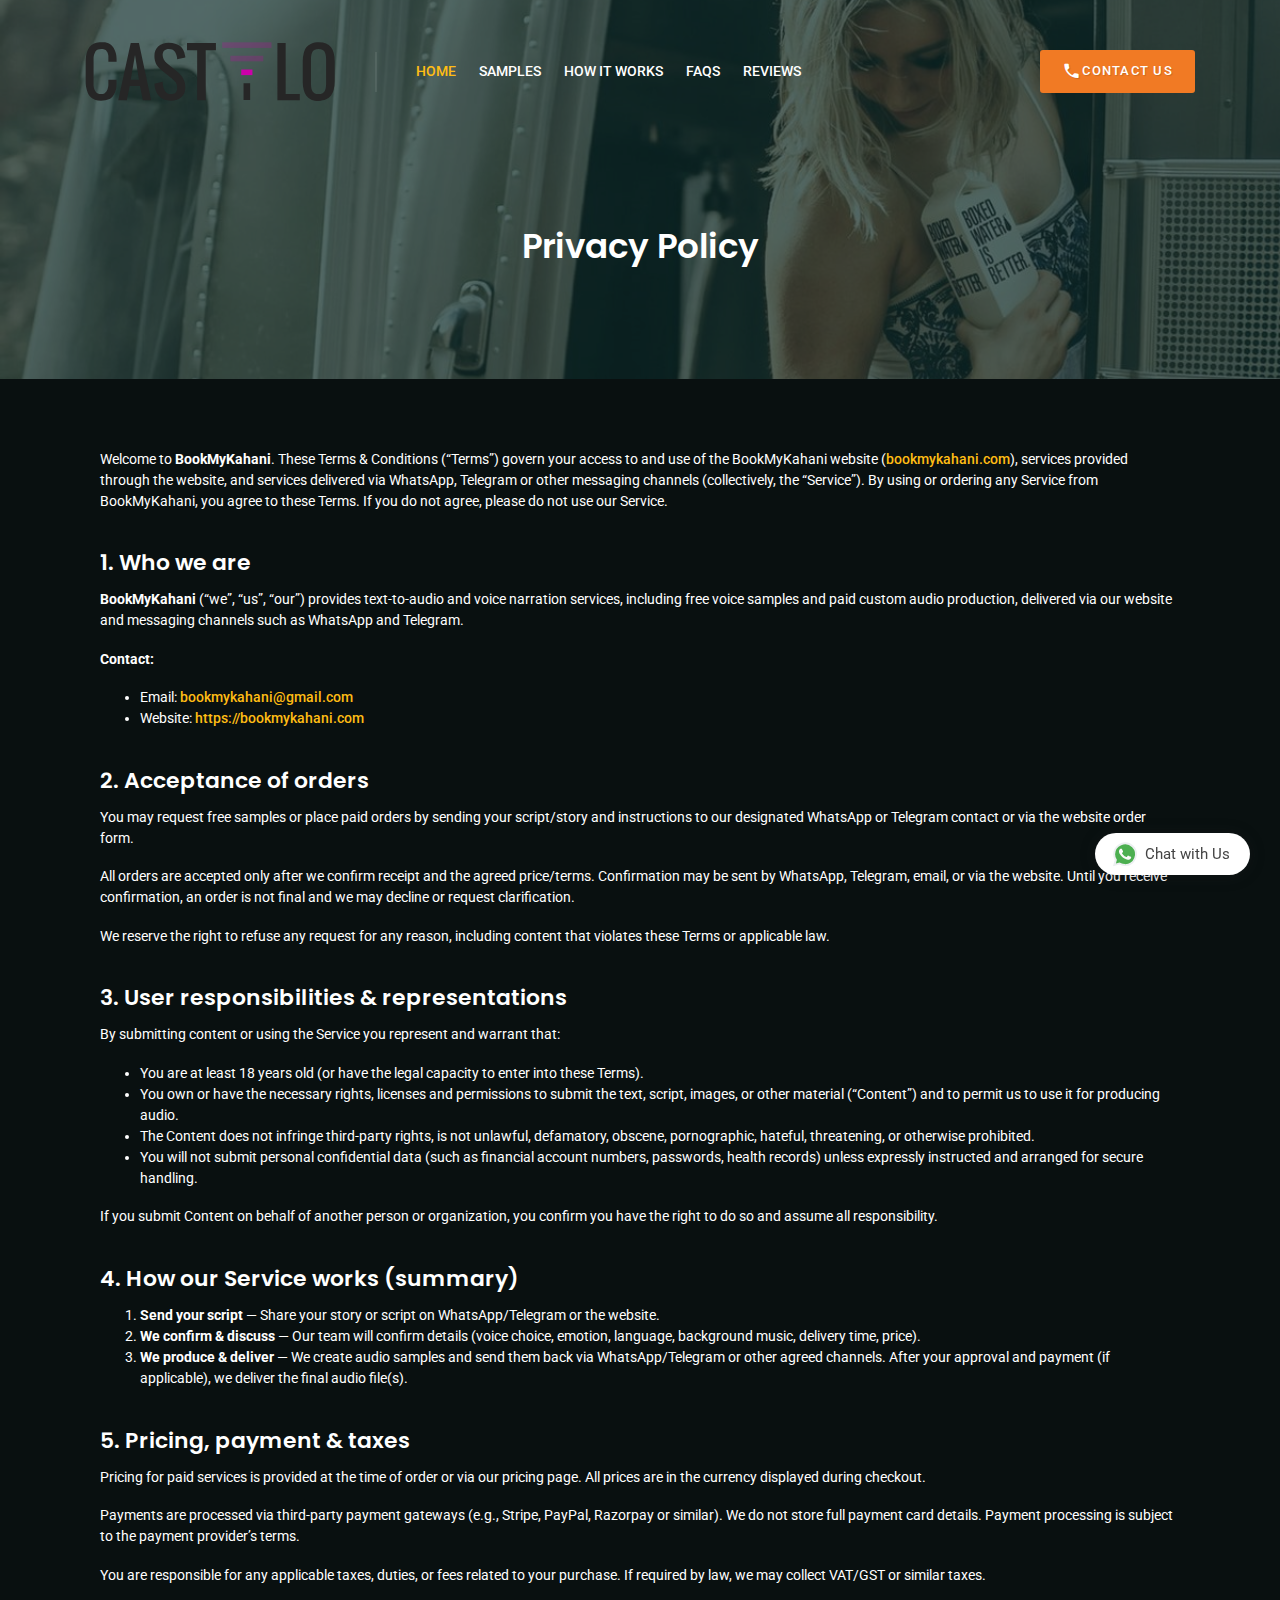
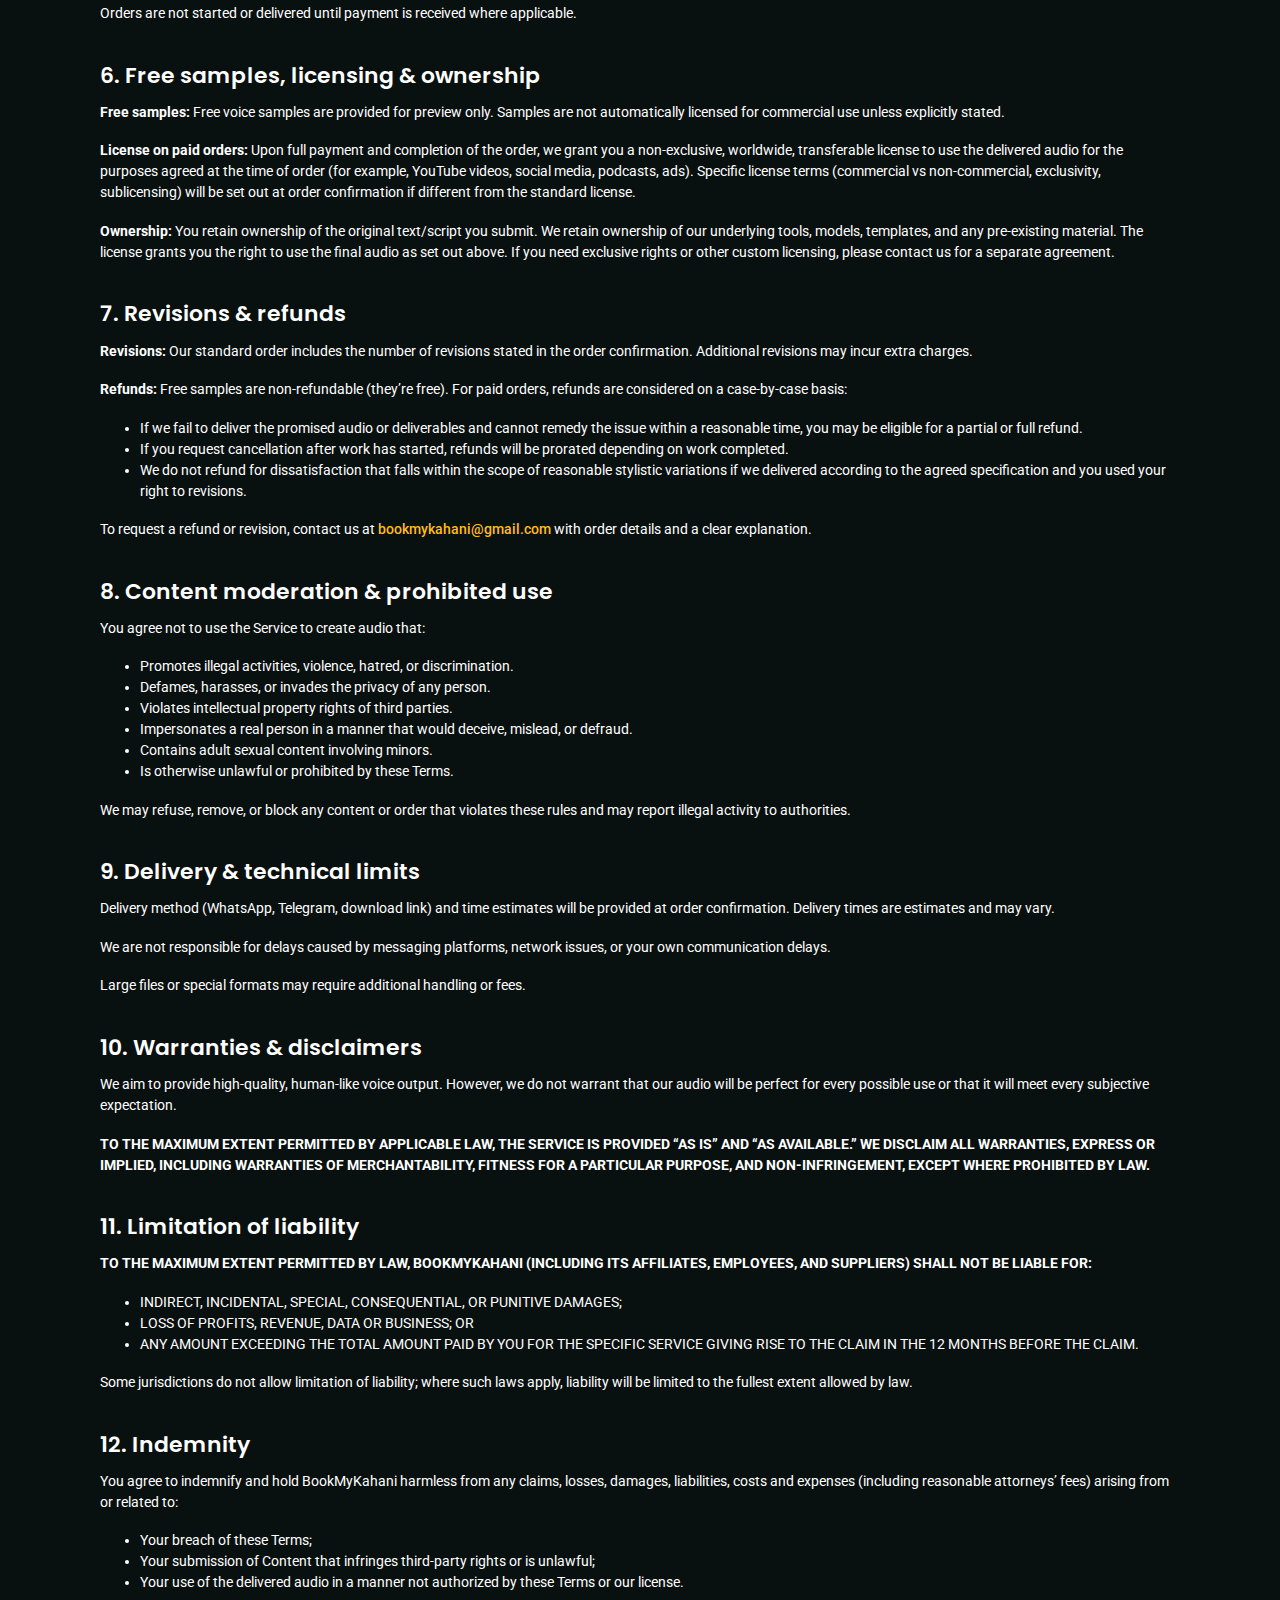
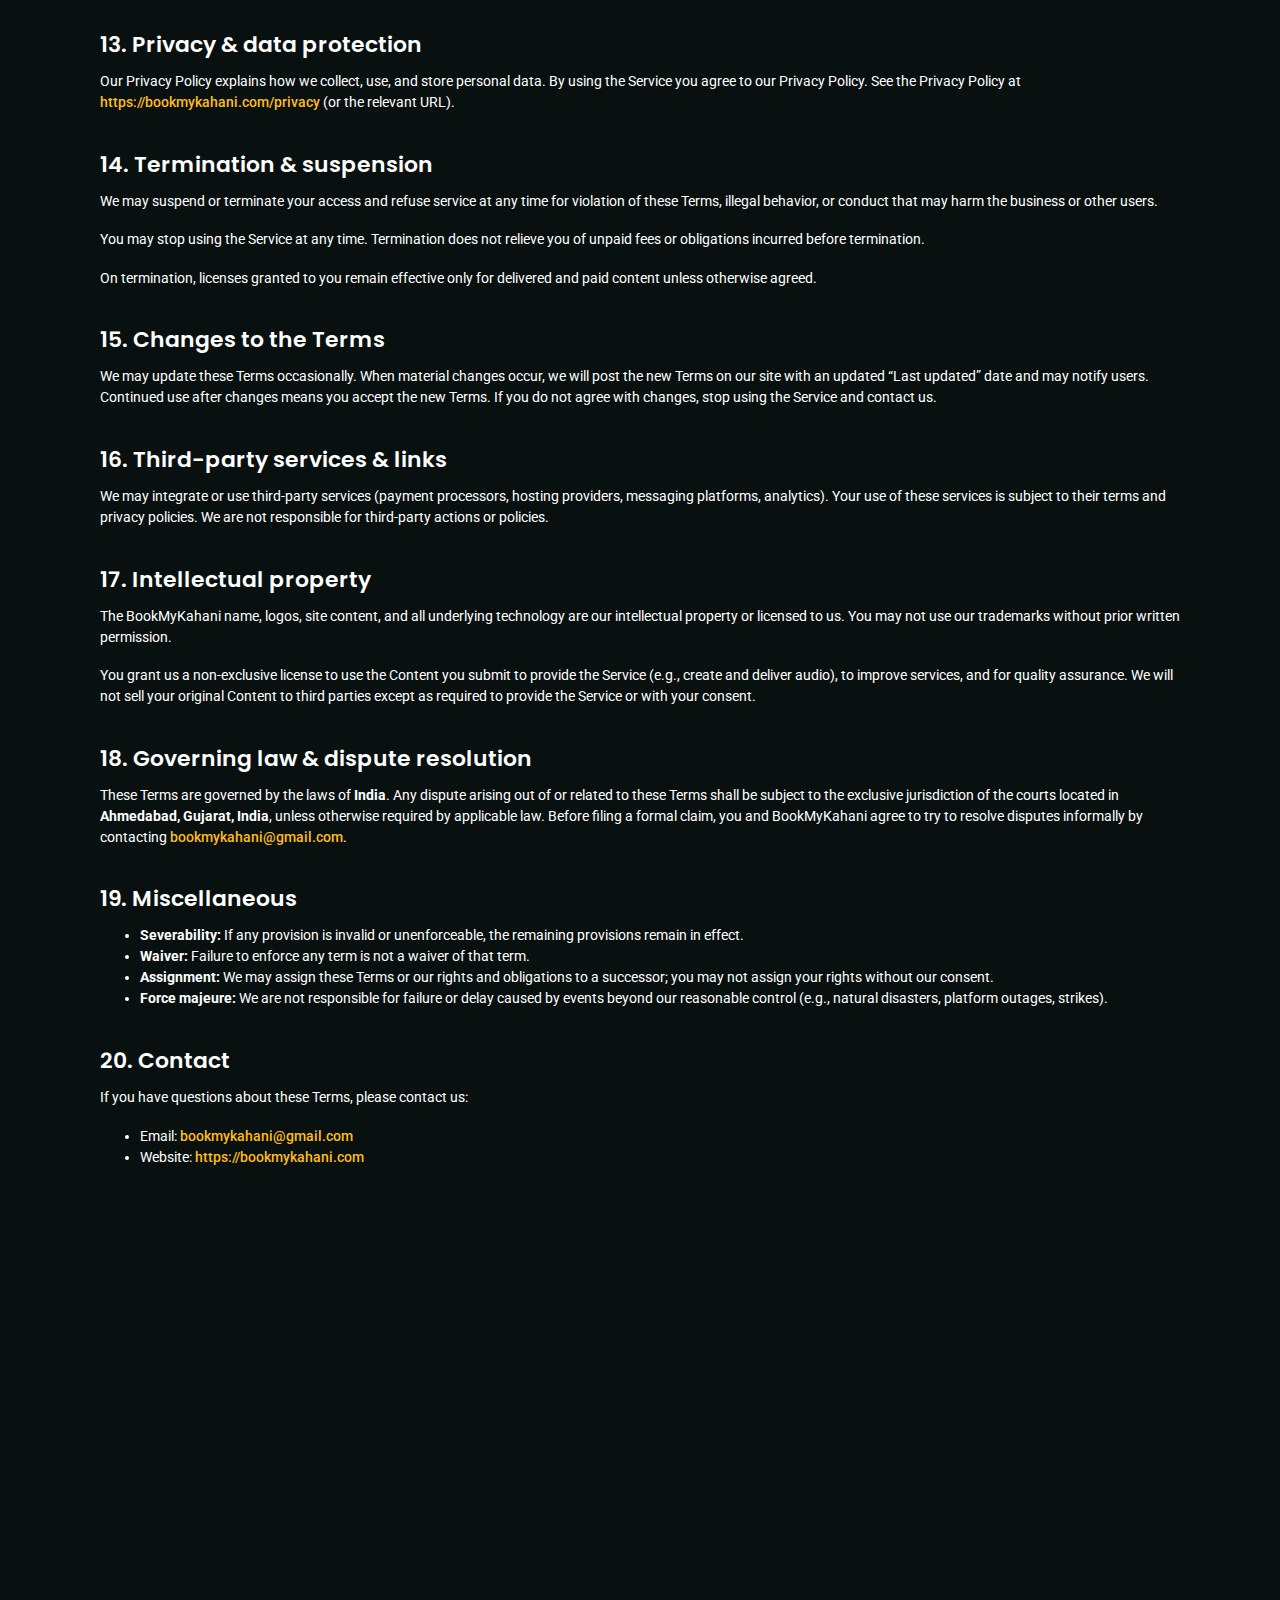
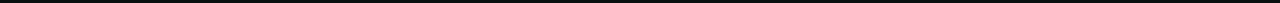
<file: terms-conditions.html>
<!doctype html>
<html lang="en" class="no-js">
<head>
    <title>BookMyKahani | Terms And Conditions</title>
    <meta charset="utf-8">
    <meta name="viewport" content="width=device-width, initial-scale=1, shrink-to-fit=no">

    <meta name="description" content="Bring your stories to life with BookMyKahani! 🎙️
Send your story on WhatsApp or Telegram and get a realistic, emotion-filled human voice narration in Hindi or multiple languages. Free samples available — perfect for YouTube, reels, and podcasts.">
    <meta name="keywords" content="bookmykahani, hindi voice over, realistic story narration, text to speech hindi, audio story creator, whatsapp voice service, telegram audio story, human voice generator, hindi storytelling, free voice sample, youtube voiceover, emotional narration, kids story voice, female voice over, male voice over">

    <link rel="shortcut icon" href="favicon.png">

    <link href="https://fonts.googleapis.com/css?family=Roboto:400,500,700%7CPoppins:400,600" rel="stylesheet">

    <link rel="stylesheet" href="assets/css/materialdesignicons.css">
    <link rel="stylesheet" href="assets/css/bootstrap-grid.css">
    <link rel="stylesheet" href="https://cdnjs.cloudflare.com/ajax/libs/OwlCarousel2/2.3.4/assets/owl.carousel.min.css">
    <link rel="stylesheet" href="https://cdnjs.cloudflare.com/ajax/libs/OwlCarousel2/2.3.4/assets/owl.theme.default.min.css">
    <link rel="stylesheet" href="https://use.fontawesome.com/releases/v5.7.1/css/all.css" integrity="sha384-fnmOCqbTlWIlj8LyTjo7mOUStjsKC4pOpQbqyi7RrhN7udi9RwhKkMHpvLbHG9Sr" crossorigin="anonymous">
    <link rel="stylesheet" href="assets/css/style.css">
    <link rel="stylesheet" href="assets/css/external.css?v=2">

</head>
<body class="single-post footer-sticky expand-featured-media">
<header id="top">
    <div class="navbar navbar-sticky">
        <div class="container">
            <div class="row align-items-center">
                <div class="site-title col col-lg-auto order-first">
                    <h1><a href="index.html" class="custom-logo-link" rel="home"><img src="tmp/logo.svg" class="custom-logo" width="250" height="30" alt="Anii"></a></h1>
                </div>
                <nav id="site-menu" class="col-12 col-lg order-3 order-sm-4 order-lg-2">
                    <ul>
                        <li class="menu-item"><a href="#featured" data-scroll>Home</a></li>
                        <li class="menu-item"><a href="#latest-tab-container" data-scroll>Samples</a></li>
                        <li class="menu-item"><a href="#how-it-works" data-scroll>How It Works</a></li>
                        <li class="menu-item"><a href="#faqs" data-scroll>Faqs</a></li>
                        <li class="menu-item"><a href="#reviews" data-scroll>Reviews</a></li>
                    </ul>
                </nav>


                <div class="call-to-action col-12 col-lg-auto order-5 order-xl-4">
                    <a href="https://wa.me/918758141053?text=Hello!%20I%20want%20to%20book%20my%20Audio." class="button button-small button-color button-filled" target="_blank"><span class="mdi mdi-phone"></span>Contact Us</a>
                </div>
                <div class="site-menu-toggle col-auto order-2 order-sm-3">
                    <a href="#site-menu">
                        <span class="screen-reader-text">Toggle navigation</span>
                    </a>
                </div>
            </div>
        </div>
    </div>
    <div id="featured" class="featured-content">
        <div class="container">
            <div class="row">
                <div class="col-12 col-lg-10 offset-lg-1 text-center">
                    <h2> Privacy Policy</h2>
                </div>
            </div>
        </div>
        <div id="featured-media" class="featured-media">
            <img src="tmp/sample-header2.jpg" alt="">
        </div>
    </div>
</header>

	<main id="content">
		<div class="container">
			<div class="row">
				<div class="col-12">
					<article class="entry entry-post episode-type-audio type-episode">
						<div class="entry-content">
                            <section class="terms-conditions">
                                <div class="container">   
                                    <p class="intro">Welcome to <strong>BookMyKahani</strong>. These Terms &amp; Conditions (“Terms”) govern your access to and use of the BookMyKahani website (<a href="https://bookmykahani.com" class="link-website">bookmykahani.com</a>), services provided through the website, and services delivered via WhatsApp, Telegram or other messaging channels (collectively, the “Service”). By using or ordering any Service from BookMyKahani, you agree to these Terms. If you do not agree, please do not use our Service.</p>

                                    <h4>1. Who we are</h4>
                                    <p class="who-we-are"><strong>BookMyKahani</strong> (“we”, “us”, “our”) provides text-to-audio and voice narration services, including free voice samples and paid custom audio production, delivered via our website and messaging channels such as WhatsApp and Telegram.</p>
                                    <div class="contact-info">
                                        <p><strong>Contact:</strong></p>
                                        <ul>
                                            <li class="contact-email">Email: <a href="mailto:bookmykahani@gmail.com">bookmykahani@gmail.com</a></li>
                                            <li class="contact-website">Website: <a href="https://bookmykahani.com">https://bookmykahani.com</a></li>
                                        </ul>
                                    </div>

                                    <h4>2. Acceptance of orders</h4>
                                    <div class="acceptance">
                                        <p>You may request free samples or place paid orders by sending your script/story and instructions to our designated WhatsApp or Telegram contact or via the website order form.</p>
                                        <p>All orders are accepted only after we confirm receipt and the agreed price/terms. Confirmation may be sent by WhatsApp, Telegram, email, or via the website. Until you receive confirmation, an order is not final and we may decline or request clarification.</p>
                                        <p>We reserve the right to refuse any request for any reason, including content that violates these Terms or applicable law.</p>
                                    </div>

                                    <h4>3. User responsibilities &amp; representations</h4>
                                    <div class="user-responsibilities">
                                        <p>By submitting content or using the Service you represent and warrant that:</p>
                                        <ul>
                                            <li>You are at least 18 years old (or have the legal capacity to enter into these Terms).</li>
                                            <li>You own or have the necessary rights, licenses and permissions to submit the text, script, images, or other material (“Content”) and to permit us to use it for producing audio.</li>
                                            <li>The Content does not infringe third-party rights, is not unlawful, defamatory, obscene, pornographic, hateful, threatening, or otherwise prohibited.</li>
                                            <li>You will not submit personal confidential data (such as financial account numbers, passwords, health records) unless expressly instructed and arranged for secure handling.</li>
                                        </ul>
                                        <p>If you submit Content on behalf of another person or organization, you confirm you have the right to do so and assume all responsibility.</p>
                                    </div>

                                    <h4>4. How our Service works (summary)</h4>
                                    <div class="service-workflow">
                                        <ol>
                                            <li><strong>Send your script</strong> — Share your story or script on WhatsApp/Telegram or the website.</li>
                                            <li><strong>We confirm &amp; discuss</strong> — Our team will confirm details (voice choice, emotion, language, background music, delivery time, price).</li>
                                            <li><strong>We produce &amp; deliver</strong> — We create audio samples and send them back via WhatsApp/Telegram or other agreed channels. After your approval and payment (if applicable), we deliver the final audio file(s).</li>
                                        </ol>
                                    </div>

                                    <h4>5. Pricing, payment &amp; taxes</h4>
                                    <div class="pricing">
                                        <p>Pricing for paid services is provided at the time of order or via our pricing page. All prices are in the currency displayed during checkout.</p>
                                        <p>Payments are processed via third-party payment gateways (e.g., Stripe, PayPal, Razorpay or similar). We do not store full payment card details. Payment processing is subject to the payment provider’s terms.</p>
                                        <p>You are responsible for any applicable taxes, duties, or fees related to your purchase. If required by law, we may collect VAT/GST or similar taxes.</p>
                                        <p>Orders are not started or delivered until payment is received where applicable.</p>
                                    </div>

                                    <h4>6. Free samples, licensing &amp; ownership</h4>
                                    <div class="licensing">
                                        <p><strong>Free samples:</strong> Free voice samples are provided for preview only. Samples are not automatically licensed for commercial use unless explicitly stated.</p>
                                        <p><strong>License on paid orders:</strong> Upon full payment and completion of the order, we grant you a non-exclusive, worldwide, transferable license to use the delivered audio for the purposes agreed at the time of order (for example, YouTube videos, social media, podcasts, ads). Specific license terms (commercial vs non-commercial, exclusivity, sublicensing) will be set out at order confirmation if different from the standard license.</p>
                                        <p><strong>Ownership:</strong> You retain ownership of the original text/script you submit. We retain ownership of our underlying tools, models, templates, and any pre-existing material. The license grants you the right to use the final audio as set out above. If you need exclusive rights or other custom licensing, please contact us for a separate agreement.</p>
                                    </div>

                                    <h4>7. Revisions &amp; refunds</h4>
                                    <div class="revisions-refunds">
                                        <p><strong>Revisions:</strong> Our standard order includes the number of revisions stated in the order confirmation. Additional revisions may incur extra charges.</p>
                                        <p><strong>Refunds:</strong> Free samples are non-refundable (they’re free). For paid orders, refunds are considered on a case-by-case basis:</p>
                                        <ul>
                                            <li>If we fail to deliver the promised audio or deliverables and cannot remedy the issue within a reasonable time, you may be eligible for a partial or full refund.</li>
                                            <li>If you request cancellation after work has started, refunds will be prorated depending on work completed.</li>
                                            <li>We do not refund for dissatisfaction that falls within the scope of reasonable stylistic variations if we delivered according to the agreed specification and you used your right to revisions.</li>
                                        </ul>
                                        <p>To request a refund or revision, contact us at <a href="mailto:bookmykahani@gmail.com">bookmykahani@gmail.com</a> with order details and a clear explanation.</p>
                                    </div>

                                    <h4>8. Content moderation &amp; prohibited use</h4>
                                    <div class="moderation">
                                        <p>You agree not to use the Service to create audio that:</p>
                                        <ul>
                                            <li>Promotes illegal activities, violence, hatred, or discrimination.</li>
                                            <li>Defames, harasses, or invades the privacy of any person.</li>
                                            <li>Violates intellectual property rights of third parties.</li>
                                            <li>Impersonates a real person in a manner that would deceive, mislead, or defraud.</li>
                                            <li>Contains adult sexual content involving minors.</li>
                                            <li>Is otherwise unlawful or prohibited by these Terms.</li>
                                        </ul>
                                        <p>We may refuse, remove, or block any content or order that violates these rules and may report illegal activity to authorities.</p>
                                    </div>

                                    <h4>9. Delivery &amp; technical limits</h4>
                                    <div class="delivery">
                                        <p>Delivery method (WhatsApp, Telegram, download link) and time estimates will be provided at order confirmation. Delivery times are estimates and may vary.</p>
                                        <p>We are not responsible for delays caused by messaging platforms, network issues, or your own communication delays.</p>
                                        <p>Large files or special formats may require additional handling or fees.</p>
                                    </div>

                                    <h4>10. Warranties &amp; disclaimers</h4>
                                    <div class="warranties">
                                        <p>We aim to provide high-quality, human-like voice output. However, we do not warrant that our audio will be perfect for every possible use or that it will meet every subjective expectation.</p>
                                        <p><strong>TO THE MAXIMUM EXTENT PERMITTED BY APPLICABLE LAW, THE SERVICE IS PROVIDED “AS IS” AND “AS AVAILABLE.” WE DISCLAIM ALL WARRANTIES, EXPRESS OR IMPLIED, INCLUDING WARRANTIES OF MERCHANTABILITY, FITNESS FOR A PARTICULAR PURPOSE, AND NON-INFRINGEMENT, EXCEPT WHERE PROHIBITED BY LAW.</strong></p>
                                    </div>

                                    <h4>11. Limitation of liability</h4>
                                    <div class="liability">
                                        <p><strong>TO THE MAXIMUM EXTENT PERMITTED BY LAW, BOOKMYKAHANI (INCLUDING ITS AFFILIATES, EMPLOYEES, AND SUPPLIERS) SHALL NOT BE LIABLE FOR:</strong></p>
                                        <ul>
                                            <li>INDIRECT, INCIDENTAL, SPECIAL, CONSEQUENTIAL, OR PUNITIVE DAMAGES;</li>
                                            <li>LOSS OF PROFITS, REVENUE, DATA OR BUSINESS; OR</li>
                                            <li>ANY AMOUNT EXCEEDING THE TOTAL AMOUNT PAID BY YOU FOR THE SPECIFIC SERVICE GIVING RISE TO THE CLAIM IN THE 12 MONTHS BEFORE THE CLAIM.</li>
                                        </ul>
                                        <p>Some jurisdictions do not allow limitation of liability; where such laws apply, liability will be limited to the fullest extent allowed by law.</p>
                                    </div>

                                    <h4>12. Indemnity</h4>
                                    <div class="indemnity">
                                        <p>You agree to indemnify and hold BookMyKahani harmless from any claims, losses, damages, liabilities, costs and expenses (including reasonable attorneys’ fees) arising from or related to:</p>
                                        <ul>
                                            <li>Your breach of these Terms;</li>
                                            <li>Your submission of Content that infringes third-party rights or is unlawful;</li>
                                            <li>Your use of the delivered audio in a manner not authorized by these Terms or our license.</li>
                                        </ul>
                                    </div>

                                    <h4>13. Privacy &amp; data protection</h4>
                                    <div class="privacy-ref">
                                        <p>Our Privacy Policy explains how we collect, use, and store personal data. By using the Service you agree to our Privacy Policy. See the Privacy Policy at <a href="https://bookmykahani.com/privacy">https://bookmykahani.com/privacy</a> (or the relevant URL).</p>
                                    </div>

                                    <h4>14. Termination &amp; suspension</h4>
                                    <div class="termination">
                                        <p>We may suspend or terminate your access and refuse service at any time for violation of these Terms, illegal behavior, or conduct that may harm the business or other users.</p>
                                        <p>You may stop using the Service at any time. Termination does not relieve you of unpaid fees or obligations incurred before termination.</p>
                                        <p>On termination, licenses granted to you remain effective only for delivered and paid content unless otherwise agreed.</p>
                                    </div>

                                    <h4>15. Changes to the Terms</h4>
                                    <div class="changes">
                                        <p>We may update these Terms occasionally. When material changes occur, we will post the new Terms on our site with an updated “Last updated” date and may notify users. Continued use after changes means you accept the new Terms. If you do not agree with changes, stop using the Service and contact us.</p>
                                    </div>

                                    <h4>16. Third-party services &amp; links</h4>
                                    <div class="third-party">
                                        <p>We may integrate or use third-party services (payment processors, hosting providers, messaging platforms, analytics). Your use of these services is subject to their terms and privacy policies. We are not responsible for third-party actions or policies.</p>
                                    </div>

                                    <h4>17. Intellectual property</h4>
                                    <div class="ip">
                                        <p>The BookMyKahani name, logos, site content, and all underlying technology are our intellectual property or licensed to us. You may not use our trademarks without prior written permission.</p>
                                        <p>You grant us a non-exclusive license to use the Content you submit to provide the Service (e.g., create and deliver audio), to improve services, and for quality assurance. We will not sell your original Content to third parties except as required to provide the Service or with your consent.</p>
                                    </div>

                                    <h4>18. Governing law &amp; dispute resolution</h4>
                                    <div class="governing-law">
                                        <p>These Terms are governed by the laws of <strong>India</strong>. Any dispute arising out of or related to these Terms shall be subject to the exclusive jurisdiction of the courts located in <strong>Ahmedabad, Gujarat, India</strong>, unless otherwise required by applicable law. Before filing a formal claim, you and BookMyKahani agree to try to resolve disputes informally by contacting <a href="mailto:bookmykahani@gmail.com">bookmykahani@gmail.com</a>.</p>
                                    </div>

                                    <h4>19. Miscellaneous</h4>
                                    <div class="miscellaneous">
                                        <ul>
                                            <li><strong>Severability:</strong> If any provision is invalid or unenforceable, the remaining provisions remain in effect.</li>
                                            <li><strong>Waiver:</strong> Failure to enforce any term is not a waiver of that term.</li>
                                            <li><strong>Assignment:</strong> We may assign these Terms or our rights and obligations to a successor; you may not assign your rights without our consent.</li>
                                            <li><strong>Force majeure:</strong> We are not responsible for failure or delay caused by events beyond our reasonable control (e.g., natural disasters, platform outages, strikes).</li>
                                        </ul>
                                    </div>

                                    <h4>20. Contact</h4>
                                    <div class="contact-section">
                                        <p>If you have questions about these Terms, please contact us:</p>
                                        <ul>
                                            <li class="contact-email">Email: <a href="mailto:bookmykahani@gmail.com">bookmykahani@gmail.com</a></li>
                                            <li class="contact-website">Website: <a href="https://bookmykahani.com">https://bookmykahani.com</a></li>
                                        </ul>
                                    </div>
                                </div>
                            </section>

                        </div>
					</article>
				</div>
			</div>
		</div>
	</main>


    <footer id="footer">
        <div class="container">
            <div class="row">
                <div class="widget-area col-12">
                    <section class="widget widget_text">
                        <h3 class="widget-title">Don’t Miss Our Story Magic</h3>
                        <div class="textwidget">
                            <form class="mc4wp-form" method="post">
                                <div class="mc4wp-form-fields">
                                    <p>“At BookMyKahani, we bring your words to life with real human-like voices, multi-language support, and emotions that connect with every heart.”</p>
                                </div>
                            </form>
                        </div>
                    </section>
                </div>
                <div class="copyright col-12">
                    <p>&copy; BookMyKahani. All Rights Reserved.

                    <p>
                        <a class="privacy-policy-link" href="privacy-policy.html">Privacy Policy</a>
                        <span class="separator" role="separator" aria-hidden="true"></span>
                        <a class="privacy-policy-link" href="terms-conditions.html">Terms And Conditions</a>
                        <span class="separator" role="separator" aria-hidden="true"></span>
                        <a class="privacy-policy-link" href="gdpr-policy.html">GDPR policy</a>
                    </p>
                </div>
            </div>
        </div>
    </footer>

    <div id='whatsapp-chat' class='hide'>
        <div class='header-chat'>
            <div class='head-home'>
                <div class='info-avatar'><img src='tmp/wp_profile.png' /></div>
                <p><span class="whatsapp-name">Support Team</span><br><small>Typically replies within an hour</small></p>

            </div>
            <div class='get-new hide'>
                <div id='get-label'></div>
                <div id='get-nama'></div>
            </div>
        </div>
        <div class='home-chat'>

        </div>
        <div class='start-chat'>
            <div pattern="https://elfsight.com/assets/chats/patterns/whatsapp.png" class="WhatsappChat__Component-sc-1wqac52-0 whatsapp-chat-body">
                <div class="WhatsappChat__MessageContainer-sc-1wqac52-1 dAbFpq">
                    <div style="opacity: 0;" class="WhatsappDots__Component-pks5bf-0 eJJEeC">
                        <div class="WhatsappDots__ComponentInner-pks5bf-1 hFENyl">
                            <div class="WhatsappDots__Dot-pks5bf-2 WhatsappDots__DotOne-pks5bf-3 ixsrax"></div>
                            <div class="WhatsappDots__Dot-pks5bf-2 WhatsappDots__DotTwo-pks5bf-4 dRvxoz"></div>
                            <div class="WhatsappDots__Dot-pks5bf-2 WhatsappDots__DotThree-pks5bf-5 kXBtNt"></div>
                        </div>
                    </div>
                    <div style="opacity: 1;" class="WhatsappChat__Message-sc-1wqac52-4 kAZgZq">
                        <div class="WhatsappChat__Author-sc-1wqac52-3 bMIBDo">Support Team </div>
                        <div class="WhatsappChat__Text-sc-1wqac52-2 iSpIQi">Hi there 👋<br><br>How can I help you?</div>
                        <div class="WhatsappChat__Time-sc-1wqac52-5 cqCDVm">1:40</div>
                    </div>
                </div>
            </div>

            <div class='blanter-msg'>
                <textarea id='chat-input' placeholder='Write a response...' maxlength='120' row='1' class="no-scroll"></textarea>
                <a href="javascript:void(0)" id='send-it'><svg viewBox="0 0 448 448"><path d="M.213 32L0 181.333 320 224 0 266.667.213 416 448 224z"/></svg></a>

            </div>
        </div>
        <div id='get-number'></div><a class='close-chat' href="javascript:void(0)">×</a>
    </div>
    <a class='blantershow-chat' href="javascript:void(0)" title='Show Chat'><svg width="20" viewBox="0 0 24 24"><defs/><path fill="#eceff1" d="M20.5 3.4A12.1 12.1 0 0012 0 12 12 0 001.7 17.8L0 24l6.3-1.7c2.8 1.5 5 1.4 5.8 1.5a12 12 0 008.4-20.3z"/><path fill="#4caf50" d="M12 21.8c-3.1 0-5.2-1.6-5.4-1.6l-3.7 1 1-3.7-.3-.4A9.9 9.9 0 012.1 12a10 10 0 0117-7 9.9 9.9 0 01-7 16.9z"/><path fill="#fafafa" d="M17.5 14.3c-.3 0-1.8-.8-2-.9-.7-.2-.5 0-1.7 1.3-.1.2-.3.2-.6.1s-1.3-.5-2.4-1.5a9 9 0 01-1.7-2c-.3-.6.4-.6 1-1.7l-.1-.5-1-2.2c-.2-.6-.4-.5-.6-.5-.6 0-1 0-1.4.3-1.6 1.8-1.2 3.6.2 5.6 2.7 3.5 4.2 4.2 6.8 5 .7.3 1.4.3 1.9.2.6 0 1.7-.7 2-1.4.3-.7.3-1.3.2-1.4-.1-.2-.3-.3-.6-.4z"/></svg> Chat with Us</a>

	<script src="assets/js/jquery-3.2.1.min.js"></script>
	<script src="assets/js/modernizr-custom.js"></script>
	<script src="assets/js/functions.js"></script>
    <script src="assets/js/main.js?v=2"></script>

</body>
</html>
</file>
<file: assets/css/style.css>
:root{--primary-color:#f17a24;--primary-alt-color:#ffffff;--secondary-color:#0e2d2d;--link-color:#ffbd14;--border-color:#192b2b;--body-background-color:#091010;--body-text-color:#ffffff;--body-font:'Roboto', sans-serif;--headings-font:'Poppins', serif;--headings-font-weight:600;--transition-duration:0.3s}*,*::after,*:before{-webkit-box-sizing:border-box;box-sizing:border-box}html{-webkit-text-size-adjust:100%;-webkit-tap-highlight-color:rgba(0, 0, 0, 0)}article,aside,figcaption,figure,footer,header,hgroup,main,nav,section{display:block}body{margin:0;font-size:1rem;font-weight:400;text-align:left;scroll-behavior:smooth}[tabindex="-1"]:focus{outline:0 !important}hr{-webkit-box-sizing:content-box;box-sizing:content-box;overflow:visible}address{margin-bottom:1rem;font-style:normal;line-height:inherit}b,strong{font-weight:bolder}sub,sup{position:relative;font-size:75%;line-height:0;vertical-align:baseline}sub{bottom:-.25em}sup{top:-.5em}html{background-color:var(--body-background-color);font-size:14px}body{font-family:var(--body-font);line-height:1.5;background-color:inherit;color:var(--body-text-color)}blockquote,h1,h2,h3,h4,h5,h6{font-family:var(--headings-font);font-weight:var(--headings-font-weight);text-rendering:optimizeLegibility;-moz-osx-font-smoothing:grayscale;line-height:1.15;margin:2.75rem 0 1rem;-epub-hyphens:auto;-ms-hyphens:auto;-webkit-hyphens:auto;hyphens:auto;overflow-wrap:break-word;word-wrap:break-word}blockquote:first-child,h1,h2:first-child,h3:first-child,h4:first-child,h5:first-child,h6:first-child{margin-top:0}h1{font-size:3.052em}h1.display{font-size:3.786em}h2{font-size:2.441em}blockquote,h3{font-size:1.953em}h4{font-size:1.563em}h5{font-size:1.25em}h6{font-size:1em}h6.subtitle{font-weight:400;text-transform:uppercase;letter-spacing:0.1em;opacity:0.5}h1 a,h2 a,h3 a,h4 a,h5 a,h6 a{font-weight:inherit}h1 a,h1 a:focus,h1 a:hover,h2 a,h2 a:focus,h2 a:hover,h3 a,h3 a:focus,h3 a:hover,h4 a,h4 a:focus,h4 a:hover,h5 a,h5 a:focus,h5 a:hover,h6 a,h6 a:focus,h6 a:hover{color:inherit;text-decoration:none}hr{background-color:var(--border-color);border:0;height:3px;margin-top:3.25em;margin-bottom:3.25em}dl,embed,form,iframe,object,ol,p,pre,table,ul,video{margin:0 0 1.25rem}p:empty{display:none}ul{list-style-type:disc}ol{list-style-type:decimal}ul ul{padding-left:1em}ol ol{padding-left:1.3333em}ol ul,ul ul{list-style-type:circle}ol ol,ul ol{list-style-type:lower-alpha}ol ol ol{list-style-type:decimal}ol ol,ol ul,ul ol,ul ul{font-size:inherit;margin:0.33333em 0}ol ul,ul ul{padding-left:1em}ol ol,ul ol{padding-left:1.4em}dt{font-weight:700}dd{margin-left:0;padding-left:1.5em}figure{margin:0}table{border-collapse:collapse;border-spacing:0;border-width:0;width:100%}caption{font-size:1rem;text-align:left;caption-side:top}td,th{border-bottom:1px solid #e8e8e8;padding:0.75em 0.5em;text-align:left}th{padding:0.5em;text-align:inherit;font-weight:700;border-bottom-width:2px;vertical-align:bottom}td{font-weight:400;vertical-align:top}td:first-child,th:first-child{padding-left:0}td:last-child,th:last-child{padding-right:0}table > :last-child tr:last-child td{border-bottom:0}fieldset{border-width:0;clear:both;margin:0 0 1.65em;padding:0}fieldset > :last-child{margin-bottom:0}legend{border-bottom:1px solid #ddd;color:inherit;font-size:1.3rem;font-weight:700;line-height:1.625;margin-bottom:1.625em;padding-bottom:0.53846154em;text-transform:uppercase;width:100%}cite,dfn,em,i,q{font-style:italic}blockquote{position:relative;margin:1.75em 0 1.25em;padding-left:2em;padding-right:2em;line-height:1.25}blockquote:before{position:absolute;top:0;left:0.25em;content:'\F27E';font:normal normal normal 1.3em/1 "Material Design Icons";text-rendering:auto;-webkit-font-smoothing:antialiased;-moz-osx-font-smoothing:grayscale;opacity:0.25}blockquote p:last-child{margin-bottom:0}blockquote cite{display:block;margin-top:1.25em;font-family:var(--body-font);font-size:1rem;font-weight:normal;font-style:normal;color:#a2a2a2}address{margin:0 0 1.625em}pre{background:#fafafa;border:1px dotted #ddd;color:#666;font-size:0.9rem;line-height:1.6;max-width:100%;overflow:auto;padding:1.6em;white-space:pre;white-space:pre-wrap;word-wrap:break-word}code,kbd,pre,samp,tt,var{font-family:"Menlo", "Monaco", "Consolas", "Courier New", monospace;-webkit-hyphens:none;hyphens:none;-ms-hyphens:none}ins{padding:0 0.3em;text-decoration:none;background-color:var(--secondary-color);color:var(--body-text-color)}mark{padding:0 0.3em;background-color:var(--secondary-color);color:var(--body-text-color)}abbr[title],acronym[title]{text-decoration:none;border-bottom:1px dotted #ddd;cursor:help}img{border:0;height:auto;-ms-interpolation-mode:bicubic;max-width:100%;vertical-align:middle}svg{overflow:hidden;vertical-align:middle}del{opacity:0.6}.big-text,big{font-size:114.2857%}.small-text,small{font-size:85.7142%}video{height:auto}embed,iframe,object,video{max-width:100%}a,a:hover{color:var(--link-color)}a{font-weight:500;text-decoration:none;background-color:transparent}a:focus{outline:thin dotted}a:not([href]):not([tabindex]):focus{outline:0}a:focus,a:hover{text-decoration:underline}a:not([href]):not([tabindex]),a:not([href]):not([tabindex]):focus,a:not([href]):not([tabindex]):hover{color:inherit;text-decoration:none}.screen-reader-text,.sr-only{position:absolute;width:1px;height:1px;padding:0;margin:-1px;overflow:hidden;clip:rect(0px, 0px, 0px, 0px);border:0 none}.author-box:after,.clearfix:after,.comment-body:after,.entry-content:after{content:"";display:table;clear:both}.clear{clear:both;display:block;height:0;overflow:hidden;visibility:hidden;width:0}.alignleft{float:left;margin-right:1.25em;margin-bottom:1.25rem}.alignright{float:right;margin-left:1.25em;margin-bottom:1.25rem}.aligncenter{clear:both;display:block;margin-left:auto;margin-right:auto}.no-margin-top{margin-top:0 !important}.double-margin-top{margin-top:2.5rem !important}.no-margin-bottom{margin-bottom:0 !important}.double-margin-bottom{margin-bottom:2.5rem !important}.text-left{text-align:left}.text-center{text-align:center}.text-right{text-align:right}.text-uppercase{text-transform:uppercase}.text-strong{font-weight:700}.text-fade-out{opacity:0.5}.gallery{margin:0 -1.1666667% 1.25rem;padding:0;font-size:0}.gallery .gallery-item{display:inline-block;margin:0;max-width:33.33%;padding:0 1.1400652% 2.2801304%;text-align:center;vertical-align:top;width:100%}.gallery .gallery-item .gallery-icon a{display:block}.gallery-columns-1 .gallery-item{max-width:100%}.gallery-columns-2 .gallery-item{max-width:50%}.gallery-columns-4 .gallery-item{max-width:25%}.gallery-columns-5 .gallery-item{max-width:20%}.gallery-columns-6 .gallery-item{max-width:16.66%}.gallery-columns-7 .gallery-item{max-width:14.28%}.gallery-columns-8 .gallery-item{max-width:12.5%}.gallery-columns-9 .gallery-item{max-width:11.11%}.gallery-columns-6 .gallery-caption,.gallery-columns-7 .gallery-caption,.gallery-columns-8 .gallery-caption,.gallery-columns-9 .gallery-caption{display:none}.gallery-caption,.wp-caption{color:#a2a2a2;font-size:0.857rem;margin-top:0.2rem;margin-bottom:0.2rem;max-width:100%}.wp-caption img[class*="wp-image-"]{display:block;margin-left:auto;margin-right:auto}.wp-caption .wp-caption-text{margin:0.5em 0 1.25em}.alert,.box{padding:1em;margin-bottom:1.25rem;background-color:var(--border-color);-webkit-box-shadow:0 -4px 0 0 rgba(255, 255, 255, .1) inset;box-shadow:0 -4px 0 0 rgba(255, 255, 255, .1) inset}.box-color{min-height:60px;margin-top:8px;margin-bottom:8px;border:4px solid rgba(255, 255, 255, .1);box-shadow:none}.box-color.body-background-color{background-color:var(--body-background-color)}.box-color.body-text-color{background-color:var(--body-text-color)}.box-color.primary-color{background-color:var(--primary-color)}.box-color.secondary-color{background-color:var(--secondary-color)}.box-color.link-color{background-color:var(--link-color)}.box-color.border-color{background-color:var(--border-color)}.min-box{min-height:100px}.alert:empty{display:none}.alert.success{background-color:#defcca}.alert.notice{background-color:#805200}.alert.error{background-color:#fe4929;color:#fff}.alert > :last-child,.box > :last-child{margin-bottom:0}.box-typography{min-height:60px;padding:44px 15px;margin:8px 0;text-align:center;font-size:53px;background-color:var(--border-color)}.text-headings-font{font-family:var(--headings-font)}.text-weight-regular{font-weight:400}.text-headings-font.text-weight-semibold{font-weight:600}.text-body-font{font-family:var(--body-font)}.text-weight-regular{font-weight:400}.text-body-font.text-weight-semibold{font-weight:500}.text-body-font.text-weight-bold{font-weight:700}.line-link{position:relative;display:inline-block;padding-left:55px;font-weight:500;text-transform:uppercase;transition:var(--transition-duration) padding}.line-link:focus,.line-link:hover{text-decoration:none}.line-link:focus,.line-link:hover{padding-left:50px}.line-link:before{content:'';position:absolute;top:50%;left:0;width:35px;height:2px;margin-top:-1px;background-color:var(--primary-color);transition:var(--transition-duration) width}.line-link:focus:before,.line-link:hover:before{width:30px}.jump-point ~ .line-link{margin-left:12px;text-transform:none}.jump-point ~ .line-link:focus,.jump-point ~ .line-link:hover,.jump-point:focus ~ .line-link,.jump-point:hover ~ .line-link{padding-left:55px}.jump-point ~ .line-link:focus:before,.jump-point ~ .line-link:hover:before,.jump-point:focus ~ .line-link:before,.jump-point:hover ~ .line-link:before{width:35px}.tab-container{margin:0 0 1.25rem}.tab-container .tab-content{display:none;padding:1.25rem 0}.tab-container .tab-content.active{display:block}.tab-container .tab-content > :last-child{margin-bottom:0}.tab-container .tabs{list-style:none;margin:0;padding:0;border-top:3px solid var(--border-color)}.tab-container .tabs li{display:inline-block;margin:0}.tab-container .tabs li a{display:block;text-decoration:none;text-transform:uppercase;padding:1rem 1.2rem;color:inherit;outline:none;-webkit-transition:all var(--transition-duration);-o-transition:all var(--transition-duration);transition:all var(--transition-duration)}.tab-container .tabs li a:focus,.tab-container .tabs li a:hover{color:var(--link-color)}@media (min-width: 768px){.tab-container .tabs li a{padding:1.75rem 2rem}}.tab-container .tabs li.active a{position:relative;color:var(--link-color)}.tab-container .tabs li.active a:after{content:'';position:absolute;left:0;right:0;top:-3px;height:3px;background-color:var(--link-color)}label{display:block;color:#a2a2a2;font-size:85.7142%;font-weight:500;margin-bottom:0.25em}input,select,textarea{background-color:#fff;border-radius:0;margin:0;max-width:100%;vertical-align:baseline}input{line-height:normal;overflow:visible}input,select,textarea{background-image:-webkit-linear-gradient(rgba(255, 255, 255, 0), rgba(255, 255, 255, 0));-webkit-transition:border-color var(--transition-duration);-o-transition:border-color var(--transition-duration);transition:border-color var(--transition-duration)}button[disabled],input[disabled],select[disabled],textarea[disabled]{cursor:default;opacity:0.5}input[type="checkbox"],input[type="radio"]{-webkit-box-sizing:border-box;box-sizing:border-box;border-width:0;display:inline-block;margin-right:0.3em;padding:0;position:relative}input[type="date"],input[type="time"],input[type="datetime-local"],input[type="month"]{-webkit-appearance:listbox}input[type="search"]{-webkit-box-sizing:border-box;box-sizing:border-box}input[type="number"]::-webkit-inner-spin-button,input[type="number"]::-webkit-outer-spin-button{height:auto}input[type=search],input[type=search]::-webkit-search-cancel-button,input[type=search]::-webkit-search-decoration{-webkit-appearance:none}::-webkit-file-upload-button{font:inherit;-webkit-appearance:button}::-webkit-input-placeholder{color:#a2a2a2}:-moz-placeholder{color:#a2a2a2}::-moz-placeholder{color:#a2a2a2;opacity:1}:-ms-input-placeholder{color:#a2a2a2}input[type=date],input[type=datetime-local],input[type=datetime],input[type=email],input[type=month],input[type=number],input[type=password],input[type=range],input[type=search],input[type=tel],input[type=text],input[type=time],input[type=url],input[type=week],select,textarea{background-color:inherit;color:inherit;font-family:inherit;font-size:1rem;line-height:21px;margin-bottom:1.25em;padding:10px 12px;border:3px solid var(--border-color);width:100%}input[type=date]:focus,input[type=datetime-local]:focus,input[type=datetime]:focus,input[type=email]:focus,input[type=month]:focus,input[type=number]:focus,input[type=password]:focus,input[type=range]:focus,input[type=search]:focus,input[type=tel]:focus,input[type=text]:focus,input[type=time]:focus,input[type=url]:focus,input[type=week]:focus,select:focus,textarea:focus{border-color:rgba(230, 230, 230, .25);outline:none}select{-webkit-appearance:none;-moz-appearance:none;text-transform:none;background-image:url("[data-uri]");background-repeat:no-repeat;background-position:100% 50%;padding:10px 30px 10px 10px}select::-ms-expand{display:none}textarea{overflow:auto;resize:vertical;vertical-align:top}progress{vertical-align:baseline}output{display:inline-block}summary{display:list-item;cursor:pointer}template{display:none}[hidden]{display:none}button{border-radius:0;text-transform:none}button:focus{overflow:visible}[type="button"],[type="reset"],[type="submit"],button{-webkit-appearance:button}[type="button"]::-moz-focus-inner,[type="reset"]::-moz-focus-inner,[type="submit"]::-moz-focus-inner,button::-moz-focus-inner{padding:0;border-style:none}.button,button,input[type="button"],input[type="reset"],input[type="submit"],.pagination .page-numbers{display:inline-block;background:none;background-image:-webkit-linear-gradient(rgba(0, 0, 0, 0), rgba(0, 0, 0, 0));background-color:transparent;color:var(--body-text-color);border:2px solid var(--body-text-color);font-family:inherit;font-size:1rem;font-weight:700;text-align:center;text-decoration:none;text-transform:uppercase;letter-spacing:0.1em;line-height:1.48;margin:0 0.5em 0.75em 0;padding:14px 40px;cursor:pointer;border-radius:3px;outline:0;box-shadow:none;opacity:1;transition:color var(--transition-duration), background-color var(--transition-duration), opacity var(--transition-duration)}.button:hover,button:hover,input[type="button"]:hover,button[type="submit"]:hover,input[type="reset"]:hover,input[type="submit"]:hover,.pagination a.page-numbers:hover,.button:focus,button:focus,input[type="button"]:focus,input[type="submit"]:focus,input[type="reset"]:focus,button[type="submit"]:focus,.pagination a.page-numbers:focus,.button.button-filled,input[type="submit"].button-filled{background-color:var(--body-text-color);color:var(--body-background-color);text-decoration:none}.button:active,button:active,input[type="button"]:active,input[type="reset"]:active,input[type="submit"]:active,.pagination a.page-numbers:active{opacity:0.85}.button.button-color,button.button-color,input[type="button"].button-color,input[type="reset"].button-color,input[type="submit"].button-color,.pagination .page-numbers.current{border-color:var(--primary-color);color:var(--primary-color);text-shadow:1px 1px 1px rgba(0, 0, 0, .15)}.button.button-color:hover,button.button-color:hover,input[type="button"].button-color:hover,button[type="submit"].button-color:hover,input[type="reset"].button-color:hover,input[type="submit"].button-color:hover,.button.button-color:focus,button.button-color:focus,input[type="button"].button-color:focus,input[type="submit"].button-color:focus,input[type="reset"].button-color:focus,button[type="submit"].button-color:focus,.button.button-filled.button-color,input[type="submit"].button-filled.button-color{background-color:var(--primary-color);border-color:var(--primary-color);color:var(--primary-alt-color)}.button:focus,button:focus,input[type="button"]:focus,input[type="reset"]:focus,input[type="submit"]:focus,.pagination a.page-numbers:focus{text-decoration:none}.button-small{font-size:0.9rem;font-weight:500;padding:10px 20px}.button-wide{width:100%;padding-left:0;padding-right:0;margin-right:0}.button.button-underline{font-size:0.85rem;padding:5px 3px;border-radius:0;border-width:0 0 2px 0}p > .button:last-child{margin-right:0}.button .mdi,button .mdi{font-size:1.5em;line-height:0.5em;vertical-align:-25%}.mc4wp-form{max-width:450px;margin-left:auto;margin-right:auto}.mc4wp-form .mc4wp-alert,.mc4wp-form .mc4wp-error{padding:0.5em 1em;background-color:#fffad4;border:2px solid #fcf08d}.mc4wp-form .mc4wp-alert p,.mc4wp-form .mc4wp-error p{margin-bottom:0}.mc4wp-form .one-line input[type=email]{max-width:220px;margin-bottom:0.5rem}.mc4wp-form .one-line input[type=submit]{padding-bottom:13px;margin:0 0 0 0.2rem;border:0;background-color:var(--primary-color);color:var(--primary-alt-color)}@media (min-width: 768px){.mc4wp-form .one-line input[type=email]{margin-bottom:0}.mc4wp-form .one-line input[type=submit]{margin:0 0 0 -3px;border-radius:0}}#top{position:relative;z-index:80;background-color:var(--secondary-color);color:var(--primary-alt-color)}#top .navbar{padding-top:2rem;padding-bottom:2rem}@media (min-width: 992px){.navbar-is-sticky #top .navbar{position:fixed;top:0;right:0;left:0;padding-top:1rem;padding-bottom:1rem;color:var(--body-text-color);background-color:var(--body-background-color)}}@media (min-width: 1200px){#top .navbar{padding-top:3rem;padding-bottom:3rem}}#top .row{position:relative}.site-title h1{margin-bottom:0;font-size:1em;line-height:1}.site-title h1 a{display:inline-block;text-decoration:none}.site-title h1 img{display:inline-block}.site-title .text{font-size:3.052rem;line-height:1;letter-spacing:-.1rem}.no-js .site-menu-toggle,.site-menu-toggle{display:none}#site-menu a{color:inherit;text-transform:uppercase;font-weight:500;transition:color var(--transition-duration), opacity var(--transition-duration)}#site-menu li,#site-menu ul ul{margin:0}#site-menu .current-menu-item > a,#site-menu .current-menu-parent > a{color:var(--link-color)}#site-menu .menu-item-has-children{position:relative}@media (max-width: 991px){.site-menu-toggle,.site-menu-toggle a{display:block}.site-menu-toggle a{width:30px;text-align:center;color:inherit}#top .site-menu-toggle a:before{content:'\F35C';display:inline-block;font:normal normal normal 24px/30px 'Material Design Icons';text-rendering:auto;-webkit-font-smoothing:antialiased;-moz-osx-font-smoothing:grayscale}#site-menu{display:none}.mobile-menu-opened #site-menu{display:block}#site-menu ul{padding-left:0;list-style:none}#site-menu > ul{margin-top:2rem;margin-bottom:0}#site-menu li{border-top:1px solid rgba(255, 255, 255, .08)}#site-menu a{display:block;padding:10px 15px;text-decoration:none}#site-menu .current-menu-item > a{background-color:rgba(255, 255, 255, .08)}#site-menu .current-menu-item > a.menu-expand{background-color:transparent}#site-menu ul ul a{padding-left:30px}#site-menu ul ul ul a{padding-left:45px}#site-menu ul ul ul ul a{padding-left:60px}#site-menu .menu-item-has-children > a:first-child{padding-right:35px}#site-menu .menu-item-has-children .menu-expand{position:absolute;top:0;right:0;padding:7px 10px;font-size:18px;text-align:center}.no-js #site-menu .menu-item-has-children .menu-expand{display:none}#site-menu .menu-item-has-children .menu-expand:before{content:none}#site-menu .menu-item-has-children .menu-expand:after{content:'\f35d';font:normal normal normal 18px/1 'Material Design Icons';text-rendering:auto;-webkit-font-smoothing:antialiased;-moz-osx-font-smoothing:grayscale}#site-menu .menu-item-has-children.collapse > .menu-expand:after{content:'\f360'}#site-menu .menu-expand{position:absolute;top:0;right:0}#site-menu .menu-item-has-children ul{display:none}#site-menu .menu-item-has-children.collapse > ul{display:block}}@media (min-width: 992px){#site-menu ul{padding-left:0;margin-bottom:0;list-style:none}#site-menu > ul{position:relative;padding-left:21px}#site-menu > ul:after{content:'';position:absolute;top:50%;left:0;width:2px;height:40px;margin-top:-20px;background-color:rgba(255, 255, 255, .08)}#site-menu li{display:inline-block}#site-menu a{display:block;padding:5px 10px;text-decoration:none}#site-menu .current-menu-parent .current-menu-item > a,#site-menu .current-menu-parent .current-menu-parent > a,#site-menu .hover > a,#site-menu a:focus,.no-touch #site-menu a:hover{opacity:0.8}#site-menu .current-menu-parent .current-menu-item > a,#site-menu .current-menu-parent .current-menu-parent > a{color:inherit}#site-menu .menu-expand{display:none}#site-menu nav > ul > .current-menu-item > a,#site-menu nav > ul > .current-menu-parent > a{position:relative}#site-menu .menu-item-has-children ul{visibility:hidden;position:absolute;z-index:97;top:100%;right:50%;width:15rem;margin-top:0.5rem;margin-right:-7.5rem;padding-top:10px;text-align:center;opacity:0;border-radius:0}#site-menu .menu-item-has-children.hover > ul,.no-touch #site-menu .menu-item-has-children:hover > ul{visibility:visible;margin-top:0;opacity:1}.csstransitions #site-menu li.menu-item-has-children ul{transition:opacity var(--transition-duration), visibility var(--transition-duration), margin var(--transition-duration);transition-delay:0.1s}#site-menu .menu-item-has-children .menu-item-has-children ul{top:-1rem;left:100%;margin:0;padding-top:0;font-size:1em}#site-menu .menu-item-has-children .menu-item-has-children ul:before{content:none}#site-menu .menu-item-has-children li{display:block;background-color:var(--primary-color)}#site-menu .menu-item-has-children li:first-child{padding-top:1rem;border-radius:0.2rem 0.2rem 0 0}#site-menu .menu-item-has-children .menu-item-has-children li:first-child{border-radius:0 0.2rem 0 0}#site-menu .menu-item-has-children li:last-child{padding-bottom:1rem;border-radius:0 0 0.2rem 0.2rem}#site-menu .menu-item-has-children .menu-item-has-children li:last-child{border-radius:0 0 0.2rem 0}#site-menu .menu-item-has-children li a{display:block;padding:0.5rem;margin:0}#site-menu .menu-item-has-children li .menu-expand{display:none}}@media (min-width: 1200px){#site-menu > ul{padding-left:41px}#site-menu > ul:after{left:10px}}#top .call-to-action .button{margin:0 0 0 0.5rem}#top .call-to-action .button:first-child{margin-left:0}@media (max-width: 991px){#top .call-to-action{padding-right:25px;padding-top:10px;text-align:center;display:none}.mobile-menu-opened #top .call-to-action{display:block}}@media (min-width: 992px){#top .call-to-action{position:relative;padding-left:40px;padding-right:15px}}@media (min-width: 1200px){#top .call-to-action{padding-left:65px}}#featured{padding-top:2rem;padding-bottom:2rem}.error404 #featured{padding-top:6rem;padding-bottom:6rem;text-align:center}.home #featured{padding-bottom:0}#featured h2,#featured p{margin-bottom:2rem}#featured h2{margin-top:0;margin-bottom:1.25rem}.error404 .featured-content h2{font-size:4.4rem;margin-bottom:0.5rem}@-webkit-keyframes floating-letter{from{top:0}50%{top:-20px}to{top:0}}@keyframes floating-letter{from{top:0}50%{top:-20px}to{top:0}}.error404 .featured-content h2 em{position:relative;top:0;font-style:normal;-webkit-animation-name:floating-letter;animation-name:floating-letter;-webkit-animation-iteration-count:infinite;animation-iteration-count:infinite;-webkit-animation-duration:2s;animation-duration:2s;-webkit-animation-timing-function:ease-in-out;animation-timing-function:ease-in-out}.error404 .featured-content h2 em:before{content:'';position:absolute;left:-.125em;bottom:100%;width:53px;height:73px;margin-bottom:-.8em;background:url("[data-uri]") no-repeat;background-image:url([data-uri]),none}@media (min-width: 768px){#featured{padding-bottom:4rem}.error404 #featured{padding-top:8rem;padding-bottom:8rem}#featured div[class*="col-md"] h2:last-child,#featured div[class*="col-md"] p:last-child,#featured div[class*="col-md"] .button:last-child{margin-bottom:0}}@media (min-width: 992px){#featured h2:last-child,#featured p:last-child{margin-bottom:0}}#featured h2 strong{color:var(--link-color)}@media (min-width: 992px){#featured{padding-top:28px}#featured,.home #featured{padding-bottom:56px}.single-episode #featured,.single-page #featured,.single-post #featured{padding-top:56px;padding-bottom:72px}.error404 #featured{padding-top:10rem;padding-bottom:10rem}}@media (min-width: 1200px){#featured{padding-top:56px}#featured,.home #featured{padding-bottom:84px}.single-episode #featured,.single-page #featured,.single-post #featured{padding-top:84px;padding-bottom:112px}.error404 #featured{padding-top:13rem;padding-bottom:13rem}}@media (min-width: 1440px){#featured{padding-top:84px}#featured,.home #featured{padding-bottom:112px}.single-episode #featured,.single-page #featured,.single-post #featured{padding-top:112px;padding-bottom:140px}.error404 #featured{padding-top:15rem;padding-bottom:15rem}}#featured .social-navigation{position:absolute;z-index:9;left:15px;bottom:215px;display:block}.expand-featured-media #featured .social-navigation{position:relative;top:auto;bottom:auto;padding-bottom:56px}@media (min-width: 480px){#featured .social-navigation{bottom:255px}}@media (min-width: 576px){#featured .social-navigation{left:50%;bottom:295px;width:510px;margin-left:-255px;text-align:left}}@media (min-width: 768px){#featured .social-navigation{bottom:335px;width:690px;margin-left:-345px}}@media (min-width: 992px){#featured .social-navigation{position:relative;top:auto;bottom:auto;width:560px;margin-left:-465px;text-align:left;padding-top:2rem}.expand-featured-media #featured .social-navigation{padding-bottom:0}}@media (min-width: 1200px){#featured .social-navigation{margin-left:-555px}}.social-navigation a{position:relative;display:inline-block}#featured .social-navigation a{width:50px;height:50px;line-height:50px;margin-right:5px;text-align:center;background-color:var(--primary-color);color:var(--primary-alt-color);border-radius:50%;text-shadow:1px 1px 1px rgba(0, 0, 0, .15);transition:color var(--transition-duration), background-color var(--transition-duration)}@media (min-width: 375px){#featured .social-navigation a{margin-right:10px}}@media (min-width: 992px){#featured .social-navigation a{margin-right:17px}}.social-navigation a:focus,.social-navigation a:hover{text-decoration:none}#featured .social-navigation a:focus,#featured .social-navigation a:hover{background-color:var(--primary-alt-color);color:var(--primary-color)}#featured .social-navigation a:last-child{margin-right:0}#featured .social-navigation a:before{content:'';position:absolute;top:-5px;left:-5px;width:60px;height:60px;background-color:var(--primary-color);opacity:0.2;border-radius:50%;transition:all var(--transition-duration);pointer-events:none}#featured .social-navigation a:focus:before,#featured .social-navigation a:hover:before{top:-8px;left:-8px;width:66px;height:66px}@media (min-width: 992px){#featured .social-navigation a:before{top:-8px;left:-8px;width:66px;height:66px}#featured .social-navigation a:focus:before,#featured .social-navigation a:hover:before{top:-11px;left:-11px;width:72px;height:72px}}.social-navigation a:after{content:"\F3CC";font:normal normal normal 24px/50px "Material Design Icons";text-rendering:auto;-webkit-font-smoothing:antialiased;-moz-osx-font-smoothing:grayscale}.social-navigation a[href*="anchor.fm"]:after{content:"\f993"}.social-navigation a[href*="amazon.com"]:after{content:"\F02D"}.social-navigation a[href*="apple.com"]:after,.social-navigation a[href*="itunes.com"]:after{content:"\F035"}.social-navigation a[href*="facebook.com"]:after{content:"\F20C"}.social-navigation a[href*="/feed/"]:after,.social-navigation a[href*="/feeds/"]:after,.social-navigation a[href*="/feed.xml"]:after,.social-navigation a[href*="podcast/rss"]:after,.social-navigation .icon-feed a:before{content:"\F46B"}.social-navigation a[href*="github.com"]:after,.social-navigation a[href*="github.io"]:after{content:"\F2A4"}.social-navigation a[href*="play.google.com"]:after,.social-navigation a[href*="google.com/podcast"]:after{position:relative;left:2px;content:"\F2BC"}.social-navigation a[href*="plus.google.com"]:after,.social-navigation a[href*="profiles.google.com"]:after{content:"\F2BD"}.social-navigation a[href*="instagram.com"]:after{content:"\F2FE"}.social-navigation a[href*="last.fm"]:after{content:"\F326"}.social-navigation a[href*="linkedin.com"]:after{content:"\F33B"}.social-navigation a[href*="mailto"]:after{content:"\F1EE"}.social-navigation a[href*="paypal.com"]:after,.social-navigation a[href*="paypal.me"]:after{content:"\F882"}.social-navigation a[href*="pinterest.com"]:after{content:"\F407"}.social-navigation a[href*="spotify.com"]:after{content:"\F4C7"}.social-navigation a[href*="soundcloud.com"]:after{content:"\F4C0"}.social-navigation a[href*="feeds.soundcloud.com"]:after{content:"\F46B"}.social-navigation a[href*="t.me"]:after{content:"\f501"}.social-navigation a[href*="tumblr.com"]:after{content:"\F541"}.social-navigation a[href*="twitter.com"]:after{content:"\F544"}.social-navigation a[href*="vimeo.com"]:after{content:"\F577"}.social-navigation a[href*="vk.com"]:after{content:"\F579"}.social-navigation a[href*="youtube.com"]:after{content:"\F5C3"}.featured-media{position:relative;height:240px;margin-top:3rem;overflow:hidden}.featured-media img{position:absolute;top:-25%;width:100%}.expand-featured-media .featured-media{position:absolute;top:0;right:0;z-index:-1;width:100%;height:100%;margin-top:0}.expand-featured-media .featured-media{opacity:0.3}.expand-featured-media .featured-media img{position:relative;top:0;bottom:0;width:100%;height:100%;margin-top:0;-o-object-fit:cover;object-fit:cover}@media (min-width: 480px){.featured-media{height:280px}.featured-media img{top:-30%}}@media (min-width: 576px){.featured-media{height:320px}.featured-media img{top:-35%}}@media (min-width: 768px){.featured-media{height:360px}.featured-media img{top:-40%;margin-top:-30px}}@media (min-width: 992px){.featured-media{position:absolute;top:0;right:0;z-index:-1;width:36%;height:100%;margin-top:0}.featured-media img{position:relative;top:0;bottom:0;width:100%;height:100%;margin-top:0;-o-object-fit:cover;object-fit:cover}}@media (min-width: 1200px){.featured-media{width:43%}}#content{overflow-x:hidden;padding-top:2rem;padding-bottom:2rem}.footer-sticky #content{position:relative;z-index:1;background-color:inherit}@media (min-width: 768px){#content{padding-top:3rem;padding-bottom:3rem}}@media (min-width: 992px){#content{padding-top:4rem;padding-bottom:4rem}}@media (min-width: 1200px){#content{padding-top:5rem;padding-bottom:5rem}}.home #intro-description{padding-bottom:2rem}@media (min-width: 768px){.home #intro-description{padding-bottom:3rem}}@media (min-width: 992px){.home #intro-description{padding-bottom:4rem}}@media (min-width: 1200px){.home #intro-description{padding-bottom:5rem}}.home #intro-description h2{margin-top:1rem;margin-bottom:1rem}.feature-box .feature-box-title,.feature-box h5{margin-top:0.8rem}@media (min-width: 1200px){.feature-box .feature-box-title,.feature-box h5{margin-top:1.3rem;margin-bottom:2.3rem}}.feature-box > span.mdi{float:left;margin-right:1rem;font-size:2rem;color:var(--primary-color)}@media (min-width: 1200px){.feature-box > span.mdi{width:4rem;height:4rem;margin-right:1.25rem;line-height:4rem;font-size:1.75rem;text-align:center;color:var(--primary-alt-color);background-color:var(--primary-color);text-shadow:1px 1px 1px rgba(0, 0, 0, .15);border-radius:50%}}.feature-box p{opacity:0.75}.home #intro-description + #latest-tab-container{position:relative}.home #intro-description + #latest-tab-container:before{content:'';position:absolute;top:0;left:0;right:0;height:3px;background-color:var(--border-color)}.home #latest-tab-container .tab-container{margin-bottom:0}.home #latest-tab-container .tab-container .tab-content{padding:0}.post-listing .masonry-grid{overflow:hidden}.post-listing .masonry-grid .grid-sizer{visibility:hidden}.episodes-listing article,.instagram-listing article,.post-listing article{padding-top:0.5rem;padding-bottom:1.25rem}@media (min-width: 768px){.episodes-listing article,.post-listing article{padding-top:1.25rem;padding-bottom:2.5rem}}.post-listing .masonry-grid{overflow:hidden}.entry-media{position:relative}.entry-media a{display:block;position:relative;border-radius:3px;overflow:hidden}.post-listing .entry-media a{margin-bottom:1.25rem}.entry-media a:before{content:'\F337';position:absolute;z-index:4;width:50px;height:50px;top:50%;left:50%;margin:-25px 0 0 -25px;font:normal normal normal 24px/50px "Material Design Icons";text-rendering:auto;text-align:center;background-color:var(--body-text-color);color:var(--body-background-color);opacity:0;border-radius:3px;-webkit-font-smoothing:antialiased;-moz-osx-font-smoothing:grayscale;transition:opacity var(--transition-duration)}.entry-media a:focus:before,.entry-media a:hover:before{opacity:1}.entry-media img{display:block;width:100%;transition:transform var(--transition-duration)}.entry-media a:hover img{transform:scale(1.1)}.post-listing .entry-gallery .gallery{margin-bottom:0.6rem}.entry-media .ribbon{display:block;position:absolute;top:1rem;left:-6px;font-size:0.9rem;font-weight:500;text-transform:uppercase;padding:0.2rem 0.5rem;background-color:var(--primary-color);color:var(--primary-alt-color);border-radius:3px 3px 3px 0;text-shadow:1px 1px 1px rgba(0, 0, 0, .15);pointer-events:none}.entry-media .ribbon:after{content:'';display:block;width:0;height:0;position:absolute;z-index:-1;left:0;bottom:-12px;border:6px solid;border-color:var(--secondary-color) transparent transparent transparent}.entry-meta .updated:not(.published){display:none}.entry-meta{font-weight:400;text-transform:uppercase;opacity:0.75}.single-episode .featured-content .entry-meta{margin-bottom:2rem;opacity:0.8}.episodes-listing .entry-meta{margin-top:1rem;margin-bottom:1rem}@media (min-width: 992px){.episodes-listing .entry-meta{margin-top:0}}.entry-meta .posted-on:before,.entry-meta .tags:before{content:"\2022";margin-left:0.3em;margin-right:0.3em;opacity:0.5}@media (min-width: 1200px){.entry-meta .posted-on:before,.entry-meta .tags:before{margin-left:0.6em;margin-right:0.6em}}.entry-meta a{font-weight:400;color:inherit}.entry-meta .tags a:before{content:'\0023'}.entry-meta .avatar{margin-right:0.2rem;border-radius:50%;margin-top:-.25em}.episodes-listing .entry-title{font-size:1.563rem;line-height:1.35em;margin-top:0;margin-bottom:1.25rem}.post-listing .entry-title{font-size:1.25rem;line-height:1.35em;margin-top:0;margin-bottom:1.25rem}.episodes-listing .entry-title:before,.post-listing .entry-title:before{content:'\FAB6';display:inline-block;position:relative;top:1px;margin-right:0.3em;font:normal normal normal 24px/1 'Material Design Icons';text-rendering:auto;-webkit-font-smoothing:antialiased;-moz-osx-font-smoothing:grayscale}.episodes-listing .entry-title:before{content:'\F387'}.post-listing .format-image .entry-title:before{content:'\F2EF'}.post-listing .format-gallery .entry-title:before{content:'\F254'}.post-listing .format-audio .entry-title:before{content:'\F333'}.post-listing .format-status .entry-title:before{content:'\F0BB'}.post-listing .entry-post.has-post-thumbnail .categories{position:relative;z-index:9;margin:0 10px -1.6em}.post-listing .entry-post .categories{margin-bottom:0.3rem}.categories a{display:inline-block;background-color:var(--primary-color);color:var(--primary-alt-color);text-transform:uppercase;text-decoration:none;font-weight:500;margin:0 0.5rem 0.5rem 0;padding:0.4rem 1.4rem;border-radius:3px;text-shadow:1px 1px 1px rgba(0, 0, 0, .15)}.episodes-listing .entry-content > :last-child,.post-listing .entry-content > :last-child{margin-bottom:0}.episodes-listing .entry-content p,.post-listing .entry-content p{opacity:0.75}.tag{display:inline-block;font-size:0.9rem;line-height:1;text-transform:uppercase;padding:0.5rem;background-color:#f8f8f8;color:var(--link-color);border-radius:3px;text-decoration:none}.tag:focus,.tag:hover{background-color:var(--link-color);color:#fff;text-decoration:none}.pagination{margin-top:1.25rem}.pagination-load-more{text-align:center}.share-entry{margin-top:2rem;margin-bottom:2rem;padding-top:2rem;border-top:3px solid var(--border-color)}.share-entry .share-title{margin-bottom:0}.share-entry .share-links{margin-left:-.3rem}.share-entry .share-links a{display:inline-block;width:2rem;padding:0.3rem;margin:0 0.3rem;text-align:center;text-decoration:none;color:inherit}.share-entry .share-links a:focus,.share-entry .share-links a:hover{color:var(--link-color)}.share-entry .share-links a .mdi:before{font-size:24px}@media (min-width: 480px){.share-entry .share-links,.share-entry .share-title{display:inline-block}.share-entry .share-links{margin-left:0.3rem;margin-bottom:0}}.share-entry .categories{margin-top:1rem}@media (min-width: 992px){.share-entry .categories a{margin:0.2rem 0 0.5rem 0.2rem}}@media (min-width: 992px){.share-entry .categories{margin-top:0;text-align:right}}.author-box{margin-top:2rem;margin-bottom:2.5rem;padding-top:2.5rem;border-top:3px solid var(--border-color)}.author-box-image img{width:100%}.author-box .author-box-title{margin-bottom:1rem}.author-box.no-description .author-box-title{margin-bottom:0}.author-box-description p{margin-bottom:0}.author-box{margin-top:2rem;margin-bottom:2.5rem;padding-top:2.5rem}.post-controls{margin-top:2rem;margin-bottom:2.5rem;padding-top:2.5rem;border-top:3px solid var(--border-color)}.post-controls a[rel=next],.post-controls a[rel=prev]{color:inherit;text-decoration:none;text-transform:uppercase;font-weight:400}.post-controls h5{margin-top:1.25rem}.post-controls .prev-post{margin-bottom:1.25em}@media (min-width: 992px){.post-controls .prev-post{text-align:right}.post-controls .prev-post,.post-controls h5{margin-bottom:0}}#comments{margin-top:2rem;margin-bottom:2rem;padding-top:2rem;border-top:3px solid var(--border-color)}#comments .comment-form > p{margin-bottom:0.5rem}#comments .comment-form .comment-notes,#comments .comment-respond > h5{margin-bottom:2rem}.searchform{position:relative}.searchform input{padding-right:3rem;margin-bottom:0}.searchform button{position:absolute;top:0;right:0;width:2.8rem;height:3.3rem;line-height:3.4rem;padding:0;border:0;margin:0;text-align:center;text-transform:none;border-radius:0;background-color:transparent;color:inherit;-webkit-transition:none;-o-transition:none;transition:none}.searchform button:focus,.searchform button:hover{background-color:transparent;color:inherit}.tagcloud a{display:inline-block;padding:0.2rem 0.5rem;margin:0 0.2rem 0.5rem;background-color:var(--border-color);color:inherit;text-decoration:none;border-radius:3px;-webkit-transition:color 0.2s,background-color 0.2s;-o-transition:color 0.2s,background-color 0.2s;transition:color 0.2s,background-color 0.2s}.tagcloud a:focus,.tagcloud a:hover{background-color:var(--body-text-color);color:var(--body-background-color)}@media (min-width: 1200px){.tagcloud a{padding:0.4rem 0.9rem;margin-bottom:0.6rem}}.tagcloud a:before{content:'#';opacity:0.5}.widget{margin-top:1.25rem;margin-bottom:2.5rem;padding:1.5rem;border:3px solid var(--border-color);border-color:rgba(230, 230, 230, .1)}.widget-title{margin-bottom:1.5rem;padding-bottom:0.75rem;border-bottom:3px solid var(--border-color);border-color:rgba(230, 230, 230, .1)}.widget .textwidget > p:last-child{margin-bottom:0}.widget ul{padding-left:0;margin-bottom:0;list-style:none}.widget ul ul{padding-left:1.1rem}.widget li{margin-left:0;margin-top:0.5rem;margin-bottom:0.5rem;list-style:none}.widget ul a{color:inherit;text-decoration:none}.widget ul .current-cat > a{font-weight:bolder}.widget ul .current-cat > a,.widget ul .current-cat:before,.widget ul a:focus,.widget ul a:hover{color:var(--link-color)}.widget_archive li:after,.widget_archive li:before,.widget_categories li:after,.widget_categories li:before,.widget_meta li:after,.widget_meta li:before,.widget_nav_menu li:after,.widget_nav_menu li:before,.widget_pages li:after,.widget_pages li:before,.widget_product_categories li:after,.widget_product_categories li:before,.widget_recent_comments li:after,.widget_recent_comments li:before,.widget_recent_entries li:after,.widget_recent_entries li:before{display:inline-block;font:normal normal normal 20px/.5em "Material Design Icons";text-rendering:auto;-webkit-font-smoothing:antialiased;-moz-osx-font-smoothing:grayscale;vertical-align:-20%;margin-right:0.3em}.widget_pages li:before{content:"\F214"}.widget_archive li:before,.widget_categories li:before,.widget_product_categories li:before{content:"\F24B"}.widget_recent_comments li:before{content:"\F9EC";position:relative;top:2px}.widget_recent_entries li:before{content:"\F219"}.widget_nav_menu li:before{content:"\F534"}.widget_meta li:before{content:"\F0C3"}.widget_media_gallery .gallery{margin-bottom:0}#sidebar .widget_product_search,#sidebar .widget_search{padding:0;border:0;border-radius:0}.widget .searchform{margin-bottom:0}.widget_subscribe{background-color:var(--secondary-color);text-align:center}.sales-box{position:relative;padding-top:2rem;padding-bottom:2rem;background-size:cover;background-repeat:no-repeat;background-position:center center;background-color:var(--body-background-color);color:var(--body-text-color);text-align:center}.footer-sticky .sales-box{position:relative;z-index:1}@media (min-width: 768px){.sales-box{padding-top:3rem;padding-bottom:3rem}}@media (min-width: 992px){.sales-box{padding-top:4rem;padding-bottom:4rem}}@media (min-width: 1200px){.sales-box{padding-top:5rem;padding-bottom:5rem}}.sales-box:after{content:'';position:absolute;top:0;left:0;width:100%;height:100%;z-index:1;pointer-events:none;background-color:var(--secondary-color);opacity:0.5}.sales-box .container{position:relative;z-index:2}.sales-box .cover-image{display:block;width:50%;margin:0 auto 1.65em}.sales-box p:last-child{margin-bottom:0}@media (min-width: 768px){.sales-box .cover-image{width:100%;margin:0 auto}}.sales-box .cover-image > img{display:block;width:100%}#footer{text-align:center;position:relative;padding-top:2rem;padding-bottom:2rem}.footer-sticky #footer{position:fixed;z-index:0;left:0;bottom:0;width:100%;height:auto}@media (min-width: 768px){#footer{padding-top:3rem;padding-bottom:3rem}}@media (min-width: 992px){#footer{padding-top:4rem;padding-bottom:4rem}}@media (min-width: 1200px){#footer{padding-top:5rem;padding-bottom:5rem}}#footer .widget{padding:0;border:0;margin-bottom:1.625em}@media (min-width: 992px){#footer .widget{padding-left:3rem;padding-right:3rem}}#footer .widget-title{margin-bottom:1rem;padding-bottom:0;border-bottom:0}#footer .social-navigation{list-style:none;padding:0}#footer .social-navigation li{display:inline-block}#footer .social-navigation a{padding:0 0.5rem;color:var(--body-text-color);transition:var(--transition-duration) color}#footer .social-navigation a:focus,#footer .social-navigation a:hover{color:var(--link-color)}#footer .copyright .separator{display:block}@media (min-width: 768px){#footer .copyright .separator{display:inline-block;margin-left:10px;margin-right:10px;width:20px;height:2px;background-color:var(--border-color);vertical-align:0.275em}}@media (min-width: 992px){#footer .copyright .separator{margin-left:20px;margin-right:20px;width:30px}}#footer .copyright p:last-child{margin-bottom:0}
</file>
<file: assets/css/materialdesignicons.css>
/* MaterialDesignIcons.com */
@font-face {
	font-family: "Material Design Icons";
	src: url("../fonts/materialdesignicons-webfontb4a8.eot?v=4.5.95");
	src: url("../fonts/materialdesignicons-webfontd41d.eot?#iefix&v=4.5.95") format("embedded-opentype"), url("../fonts/materialdesignicons-webfontb4a8.woff2?v=4.5.95") format("woff2"), url("../fonts/materialdesignicons-webfontb4a8.woff?v=4.5.95") format("woff"), url("../fonts/materialdesignicons-webfontb4a8.ttf?v=4.5.95") format("truetype");
	font-weight: normal;
	font-style: normal;
}

.mdi:before,
.mdi-set {
	display: inline-block;
	font: normal normal normal 24px/1 "Material Design Icons";
	font-size: inherit;
	text-rendering: auto;
	line-height: inherit;
	-webkit-font-smoothing: antialiased;
	-moz-osx-font-smoothing: grayscale;
}

.mdi-ab-testing::before {
	content: "\F001C";
}

.mdi-access-point::before {
	content: "\F002";
}

.mdi-access-point-network::before {
	content: "\F003";
}

.mdi-access-point-network-off::before {
	content: "\FBBD";
}

.mdi-account::before {
	content: "\F004";
}

.mdi-account-alert::before {
	content: "\F005";
}

.mdi-account-alert-outline::before {
	content: "\FB2C";
}

.mdi-account-arrow-left::before {
	content: "\FB2D";
}

.mdi-account-arrow-left-outline::before {
	content: "\FB2E";
}

.mdi-account-arrow-right::before {
	content: "\FB2F";
}

.mdi-account-arrow-right-outline::before {
	content: "\FB30";
}

.mdi-account-badge::before {
	content: "\FD83";
}

.mdi-account-badge-alert::before {
	content: "\FD84";
}

.mdi-account-badge-alert-outline::before {
	content: "\FD85";
}

.mdi-account-badge-horizontal::before {
	content: "\FDF0";
}

.mdi-account-badge-horizontal-outline::before {
	content: "\FDF1";
}

.mdi-account-badge-outline::before {
	content: "\FD86";
}

.mdi-account-box::before {
	content: "\F006";
}

.mdi-account-box-multiple::before {
	content: "\F933";
}

.mdi-account-box-multiple-outline::before {
	content: "\F002C";
}

.mdi-account-box-outline::before {
	content: "\F007";
}

.mdi-account-card-details::before {
	content: "\F5D2";
}

.mdi-account-card-details-outline::before {
	content: "\FD87";
}

.mdi-account-cash::before {
	content: "\F00C2";
}

.mdi-account-cash-outline::before {
	content: "\F00C3";
}

.mdi-account-check::before {
	content: "\F008";
}

.mdi-account-check-outline::before {
	content: "\FBBE";
}

.mdi-account-child::before {
	content: "\FA88";
}

.mdi-account-child-circle::before {
	content: "\FA89";
}

.mdi-account-child-outline::before {
	content: "\F00F3";
}

.mdi-account-circle::before {
	content: "\F009";
}

.mdi-account-circle-outline::before {
	content: "\FB31";
}

.mdi-account-clock::before {
	content: "\FB32";
}

.mdi-account-clock-outline::before {
	content: "\FB33";
}

.mdi-account-convert::before {
	content: "\F00A";
}

.mdi-account-details::before {
	content: "\F631";
}

.mdi-account-edit::before {
	content: "\F6BB";
}

.mdi-account-edit-outline::before {
	content: "\F001D";
}

.mdi-account-group::before {
	content: "\F848";
}

.mdi-account-group-outline::before {
	content: "\FB34";
}

.mdi-account-heart::before {
	content: "\F898";
}

.mdi-account-heart-outline::before {
	content: "\FBBF";
}

.mdi-account-key::before {
	content: "\F00B";
}

.mdi-account-key-outline::before {
	content: "\FBC0";
}

.mdi-account-lock::before {
	content: "\F0189";
}

.mdi-account-lock-outline::before {
	content: "\F018A";
}

.mdi-account-minus::before {
	content: "\F00D";
}

.mdi-account-minus-outline::before {
	content: "\FAEB";
}

.mdi-account-multiple::before {
	content: "\F00E";
}

.mdi-account-multiple-check::before {
	content: "\F8C4";
}

.mdi-account-multiple-minus::before {
	content: "\F5D3";
}

.mdi-account-multiple-minus-outline::before {
	content: "\FBC1";
}

.mdi-account-multiple-outline::before {
	content: "\F00F";
}

.mdi-account-multiple-plus::before {
	content: "\F010";
}

.mdi-account-multiple-plus-outline::before {
	content: "\F7FF";
}

.mdi-account-network::before {
	content: "\F011";
}

.mdi-account-network-outline::before {
	content: "\FBC2";
}

.mdi-account-off::before {
	content: "\F012";
}

.mdi-account-off-outline::before {
	content: "\FBC3";
}

.mdi-account-outline::before {
	content: "\F013";
}

.mdi-account-plus::before {
	content: "\F014";
}

.mdi-account-plus-outline::before {
	content: "\F800";
}

.mdi-account-question::before {
	content: "\FB35";
}

.mdi-account-question-outline::before {
	content: "\FB36";
}

.mdi-account-remove::before {
	content: "\F015";
}

.mdi-account-remove-outline::before {
	content: "\FAEC";
}

.mdi-account-search::before {
	content: "\F016";
}

.mdi-account-search-outline::before {
	content: "\F934";
}

.mdi-account-settings::before {
	content: "\F630";
}

.mdi-account-settings-outline::before {
	content: "\F00F4";
}

.mdi-account-star::before {
	content: "\F017";
}

.mdi-account-star-outline::before {
	content: "\FBC4";
}

.mdi-account-supervisor::before {
	content: "\FA8A";
}

.mdi-account-supervisor-circle::before {
	content: "\FA8B";
}

.mdi-account-supervisor-outline::before {
	content: "\F0158";
}

.mdi-account-switch::before {
	content: "\F019";
}

.mdi-account-tie::before {
	content: "\FCBF";
}

.mdi-account-tie-outline::before {
	content: "\F00F5";
}

.mdi-accusoft::before {
	content: "\F849";
}

.mdi-adchoices::before {
	content: "\FD1E";
}

.mdi-adjust::before {
	content: "\F01A";
}

.mdi-adobe::before {
	content: "\F935";
}

.mdi-adobe-acrobat::before {
	content: "\FFBD";
}

.mdi-air-conditioner::before {
	content: "\F01B";
}

.mdi-air-filter::before {
	content: "\FD1F";
}

.mdi-air-horn::before {
	content: "\FD88";
}

.mdi-air-humidifier::before {
	content: "\F00C4";
}

.mdi-air-purifier::before {
	content: "\FD20";
}

.mdi-airbag::before {
	content: "\FBC5";
}

.mdi-airballoon::before {
	content: "\F01C";
}

.mdi-airballoon-outline::before {
	content: "\F002D";
}

.mdi-airplane::before {
	content: "\F01D";
}

.mdi-airplane-landing::before {
	content: "\F5D4";
}

.mdi-airplane-off::before {
	content: "\F01E";
}

.mdi-airplane-takeoff::before {
	content: "\F5D5";
}

.mdi-airplay::before {
	content: "\F01F";
}

.mdi-airport::before {
	content: "\F84A";
}

.mdi-alarm::before {
	content: "\F020";
}

.mdi-alarm-bell::before {
	content: "\F78D";
}

.mdi-alarm-check::before {
	content: "\F021";
}

.mdi-alarm-light::before {
	content: "\F78E";
}

.mdi-alarm-light-outline::before {
	content: "\FBC6";
}

.mdi-alarm-multiple::before {
	content: "\F022";
}

.mdi-alarm-note::before {
	content: "\FE8E";
}

.mdi-alarm-note-off::before {
	content: "\FE8F";
}

.mdi-alarm-off::before {
	content: "\F023";
}

.mdi-alarm-plus::before {
	content: "\F024";
}

.mdi-alarm-snooze::before {
	content: "\F68D";
}

.mdi-album::before {
	content: "\F025";
}

.mdi-alert::before {
	content: "\F026";
}

.mdi-alert-box::before {
	content: "\F027";
}

.mdi-alert-box-outline::before {
	content: "\FCC0";
}

.mdi-alert-circle::before {
	content: "\F028";
}

.mdi-alert-circle-check::before {
	content: "\F0218";
}

.mdi-alert-circle-check-outline::before {
	content: "\F0219";
}

.mdi-alert-circle-outline::before {
	content: "\F5D6";
}

.mdi-alert-decagram::before {
	content: "\F6BC";
}

.mdi-alert-decagram-outline::before {
	content: "\FCC1";
}

.mdi-alert-octagon::before {
	content: "\F029";
}

.mdi-alert-octagon-outline::before {
	content: "\FCC2";
}

.mdi-alert-octagram::before {
	content: "\F766";
}

.mdi-alert-octagram-outline::before {
	content: "\FCC3";
}

.mdi-alert-outline::before {
	content: "\F02A";
}

.mdi-alert-rhombus::before {
	content: "\F01F9";
}

.mdi-alert-rhombus-outline::before {
	content: "\F01FA";
}

.mdi-alien::before {
	content: "\F899";
}

.mdi-alien-outline::before {
	content: "\F00F6";
}

.mdi-align-horizontal-center::before {
	content: "\F01EE";
}

.mdi-align-horizontal-left::before {
	content: "\F01ED";
}

.mdi-align-horizontal-right::before {
	content: "\F01EF";
}

.mdi-align-vertical-bottom::before {
	content: "\F01F0";
}

.mdi-align-vertical-center::before {
	content: "\F01F1";
}

.mdi-align-vertical-top::before {
	content: "\F01F2";
}

.mdi-all-inclusive::before {
	content: "\F6BD";
}

.mdi-alpha::before {
	content: "\F02B";
}

.mdi-alpha-a::before {
	content: "\41";
}

.mdi-alpha-a-box::before {
	content: "\FAED";
}

.mdi-alpha-a-box-outline::before {
	content: "\FBC7";
}

.mdi-alpha-a-circle::before {
	content: "\FBC8";
}

.mdi-alpha-a-circle-outline::before {
	content: "\FBC9";
}

.mdi-alpha-b::before {
	content: "\42";
}

.mdi-alpha-b-box::before {
	content: "\FAEE";
}

.mdi-alpha-b-box-outline::before {
	content: "\FBCA";
}

.mdi-alpha-b-circle::before {
	content: "\FBCB";
}

.mdi-alpha-b-circle-outline::before {
	content: "\FBCC";
}

.mdi-alpha-c::before {
	content: "\43";
}

.mdi-alpha-c-box::before {
	content: "\FAEF";
}

.mdi-alpha-c-box-outline::before {
	content: "\FBCD";
}

.mdi-alpha-c-circle::before {
	content: "\FBCE";
}

.mdi-alpha-c-circle-outline::before {
	content: "\FBCF";
}

.mdi-alpha-d::before {
	content: "\44";
}

.mdi-alpha-d-box::before {
	content: "\FAF0";
}

.mdi-alpha-d-box-outline::before {
	content: "\FBD0";
}

.mdi-alpha-d-circle::before {
	content: "\FBD1";
}

.mdi-alpha-d-circle-outline::before {
	content: "\FBD2";
}

.mdi-alpha-e::before {
	content: "\45";
}

.mdi-alpha-e-box::before {
	content: "\FAF1";
}

.mdi-alpha-e-box-outline::before {
	content: "\FBD3";
}

.mdi-alpha-e-circle::before {
	content: "\FBD4";
}

.mdi-alpha-e-circle-outline::before {
	content: "\FBD5";
}

.mdi-alpha-f::before {
	content: "\46";
}

.mdi-alpha-f-box::before {
	content: "\FAF2";
}

.mdi-alpha-f-box-outline::before {
	content: "\FBD6";
}

.mdi-alpha-f-circle::before {
	content: "\FBD7";
}

.mdi-alpha-f-circle-outline::before {
	content: "\FBD8";
}

.mdi-alpha-g::before {
	content: "\47";
}

.mdi-alpha-g-box::before {
	content: "\FAF3";
}

.mdi-alpha-g-box-outline::before {
	content: "\FBD9";
}

.mdi-alpha-g-circle::before {
	content: "\FBDA";
}

.mdi-alpha-g-circle-outline::before {
	content: "\FBDB";
}

.mdi-alpha-h::before {
	content: "\48";
}

.mdi-alpha-h-box::before {
	content: "\FAF4";
}

.mdi-alpha-h-box-outline::before {
	content: "\FBDC";
}

.mdi-alpha-h-circle::before {
	content: "\FBDD";
}

.mdi-alpha-h-circle-outline::before {
	content: "\FBDE";
}

.mdi-alpha-i::before {
	content: "\49";
}

.mdi-alpha-i-box::before {
	content: "\FAF5";
}

.mdi-alpha-i-box-outline::before {
	content: "\FBDF";
}

.mdi-alpha-i-circle::before {
	content: "\FBE0";
}

.mdi-alpha-i-circle-outline::before {
	content: "\FBE1";
}

.mdi-alpha-j::before {
	content: "\4A";
}

.mdi-alpha-j-box::before {
	content: "\FAF6";
}

.mdi-alpha-j-box-outline::before {
	content: "\FBE2";
}

.mdi-alpha-j-circle::before {
	content: "\FBE3";
}

.mdi-alpha-j-circle-outline::before {
	content: "\FBE4";
}

.mdi-alpha-k::before {
	content: "\4B";
}

.mdi-alpha-k-box::before {
	content: "\FAF7";
}

.mdi-alpha-k-box-outline::before {
	content: "\FBE5";
}

.mdi-alpha-k-circle::before {
	content: "\FBE6";
}

.mdi-alpha-k-circle-outline::before {
	content: "\FBE7";
}

.mdi-alpha-l::before {
	content: "\4C";
}

.mdi-alpha-l-box::before {
	content: "\FAF8";
}

.mdi-alpha-l-box-outline::before {
	content: "\FBE8";
}

.mdi-alpha-l-circle::before {
	content: "\FBE9";
}

.mdi-alpha-l-circle-outline::before {
	content: "\FBEA";
}

.mdi-alpha-m::before {
	content: "\4D";
}

.mdi-alpha-m-box::before {
	content: "\FAF9";
}

.mdi-alpha-m-box-outline::before {
	content: "\FBEB";
}

.mdi-alpha-m-circle::before {
	content: "\FBEC";
}

.mdi-alpha-m-circle-outline::before {
	content: "\FBED";
}

.mdi-alpha-n::before {
	content: "\4E";
}

.mdi-alpha-n-box::before {
	content: "\FAFA";
}

.mdi-alpha-n-box-outline::before {
	content: "\FBEE";
}

.mdi-alpha-n-circle::before {
	content: "\FBEF";
}

.mdi-alpha-n-circle-outline::before {
	content: "\FBF0";
}

.mdi-alpha-o::before {
	content: "\4F";
}

.mdi-alpha-o-box::before {
	content: "\FAFB";
}

.mdi-alpha-o-box-outline::before {
	content: "\FBF1";
}

.mdi-alpha-o-circle::before {
	content: "\FBF2";
}

.mdi-alpha-o-circle-outline::before {
	content: "\FBF3";
}

.mdi-alpha-p::before {
	content: "\50";
}

.mdi-alpha-p-box::before {
	content: "\FAFC";
}

.mdi-alpha-p-box-outline::before {
	content: "\FBF4";
}

.mdi-alpha-p-circle::before {
	content: "\FBF5";
}

.mdi-alpha-p-circle-outline::before {
	content: "\FBF6";
}

.mdi-alpha-q::before {
	content: "\51";
}

.mdi-alpha-q-box::before {
	content: "\FAFD";
}

.mdi-alpha-q-box-outline::before {
	content: "\FBF7";
}

.mdi-alpha-q-circle::before {
	content: "\FBF8";
}

.mdi-alpha-q-circle-outline::before {
	content: "\FBF9";
}

.mdi-alpha-r::before {
	content: "\52";
}

.mdi-alpha-r-box::before {
	content: "\FAFE";
}

.mdi-alpha-r-box-outline::before {
	content: "\FBFA";
}

.mdi-alpha-r-circle::before {
	content: "\FBFB";
}

.mdi-alpha-r-circle-outline::before {
	content: "\FBFC";
}

.mdi-alpha-s::before {
	content: "\53";
}

.mdi-alpha-s-box::before {
	content: "\FAFF";
}

.mdi-alpha-s-box-outline::before {
	content: "\FBFD";
}

.mdi-alpha-s-circle::before {
	content: "\FBFE";
}

.mdi-alpha-s-circle-outline::before {
	content: "\FBFF";
}

.mdi-alpha-t::before {
	content: "\54";
}

.mdi-alpha-t-box::before {
	content: "\FB00";
}

.mdi-alpha-t-box-outline::before {
	content: "\FC00";
}

.mdi-alpha-t-circle::before {
	content: "\FC01";
}

.mdi-alpha-t-circle-outline::before {
	content: "\FC02";
}

.mdi-alpha-u::before {
	content: "\55";
}

.mdi-alpha-u-box::before {
	content: "\FB01";
}

.mdi-alpha-u-box-outline::before {
	content: "\FC03";
}

.mdi-alpha-u-circle::before {
	content: "\FC04";
}

.mdi-alpha-u-circle-outline::before {
	content: "\FC05";
}

.mdi-alpha-v::before {
	content: "\56";
}

.mdi-alpha-v-box::before {
	content: "\FB02";
}

.mdi-alpha-v-box-outline::before {
	content: "\FC06";
}

.mdi-alpha-v-circle::before {
	content: "\FC07";
}

.mdi-alpha-v-circle-outline::before {
	content: "\FC08";
}

.mdi-alpha-w::before {
	content: "\57";
}

.mdi-alpha-w-box::before {
	content: "\FB03";
}

.mdi-alpha-w-box-outline::before {
	content: "\FC09";
}

.mdi-alpha-w-circle::before {
	content: "\FC0A";
}

.mdi-alpha-w-circle-outline::before {
	content: "\FC0B";
}

.mdi-alpha-x::before {
	content: "\58";
}

.mdi-alpha-x-box::before {
	content: "\FB04";
}

.mdi-alpha-x-box-outline::before {
	content: "\FC0C";
}

.mdi-alpha-x-circle::before {
	content: "\FC0D";
}

.mdi-alpha-x-circle-outline::before {
	content: "\FC0E";
}

.mdi-alpha-y::before {
	content: "\59";
}

.mdi-alpha-y-box::before {
	content: "\FB05";
}

.mdi-alpha-y-box-outline::before {
	content: "\FC0F";
}

.mdi-alpha-y-circle::before {
	content: "\FC10";
}

.mdi-alpha-y-circle-outline::before {
	content: "\FC11";
}

.mdi-alpha-z::before {
	content: "\5A";
}

.mdi-alpha-z-box::before {
	content: "\FB06";
}

.mdi-alpha-z-box-outline::before {
	content: "\FC12";
}

.mdi-alpha-z-circle::before {
	content: "\FC13";
}

.mdi-alpha-z-circle-outline::before {
	content: "\FC14";
}

.mdi-alphabetical::before {
	content: "\F02C";
}

.mdi-alphabetical-off::before {
	content: "\F002E";
}

.mdi-alphabetical-variant::before {
	content: "\F002F";
}

.mdi-alphabetical-variant-off::before {
	content: "\F0030";
}

.mdi-altimeter::before {
	content: "\F5D7";
}

.mdi-amazon::before {
	content: "\F02D";
}

.mdi-amazon-alexa::before {
	content: "\F8C5";
}

.mdi-amazon-drive::before {
	content: "\F02E";
}

.mdi-ambulance::before {
	content: "\F02F";
}

.mdi-ammunition::before {
	content: "\FCC4";
}

.mdi-ampersand::before {
	content: "\FA8C";
}

.mdi-amplifier::before {
	content: "\F030";
}

.mdi-amplifier-off::before {
	content: "\F01E0";
}

.mdi-anchor::before {
	content: "\F031";
}

.mdi-android::before {
	content: "\F032";
}

.mdi-android-auto::before {
	content: "\FA8D";
}

.mdi-android-debug-bridge::before {
	content: "\F033";
}

.mdi-android-head::before {
	content: "\F78F";
}

.mdi-android-messages::before {
	content: "\FD21";
}

.mdi-android-studio::before {
	content: "\F034";
}

.mdi-angle-acute::before {
	content: "\F936";
}

.mdi-angle-obtuse::before {
	content: "\F937";
}

.mdi-angle-right::before {
	content: "\F938";
}

.mdi-angular::before {
	content: "\F6B1";
}

.mdi-angularjs::before {
	content: "\F6BE";
}

.mdi-animation::before {
	content: "\F5D8";
}

.mdi-animation-outline::before {
	content: "\FA8E";
}

.mdi-animation-play::before {
	content: "\F939";
}

.mdi-animation-play-outline::before {
	content: "\FA8F";
}

.mdi-ansible::before {
	content: "\F00C5";
}

.mdi-antenna::before {
	content: "\F0144";
}

.mdi-anvil::before {
	content: "\F89A";
}

.mdi-apache-kafka::before {
	content: "\F0031";
}

.mdi-api::before {
	content: "\F00C6";
}

.mdi-apple::before {
	content: "\F035";
}

.mdi-apple-finder::before {
	content: "\F036";
}

.mdi-apple-icloud::before {
	content: "\F038";
}

.mdi-apple-ios::before {
	content: "\F037";
}

.mdi-apple-keyboard-caps::before {
	content: "\F632";
}

.mdi-apple-keyboard-command::before {
	content: "\F633";
}

.mdi-apple-keyboard-control::before {
	content: "\F634";
}

.mdi-apple-keyboard-option::before {
	content: "\F635";
}

.mdi-apple-keyboard-shift::before {
	content: "\F636";
}

.mdi-apple-safari::before {
	content: "\F039";
}

.mdi-application::before {
	content: "\F614";
}

.mdi-application-export::before {
	content: "\FD89";
}

.mdi-application-import::before {
	content: "\FD8A";
}

.mdi-approximately-equal::before {
	content: "\FFBE";
}

.mdi-approximately-equal-box::before {
	content: "\FFBF";
}

.mdi-apps::before {
	content: "\F03B";
}

.mdi-apps-box::before {
	content: "\FD22";
}

.mdi-arch::before {
	content: "\F8C6";
}

.mdi-archive::before {
	content: "\F03C";
}

.mdi-arm-flex::before {
	content: "\F008F";
}

.mdi-arm-flex-outline::before {
	content: "\F0090";
}

.mdi-arrange-bring-forward::before {
	content: "\F03D";
}

.mdi-arrange-bring-to-front::before {
	content: "\F03E";
}

.mdi-arrange-send-backward::before {
	content: "\F03F";
}

.mdi-arrange-send-to-back::before {
	content: "\F040";
}

.mdi-arrow-all::before {
	content: "\F041";
}

.mdi-arrow-bottom-left::before {
	content: "\F042";
}

.mdi-arrow-bottom-left-bold-outline::before {
	content: "\F9B6";
}

.mdi-arrow-bottom-left-thick::before {
	content: "\F9B7";
}

.mdi-arrow-bottom-right::before {
	content: "\F043";
}

.mdi-arrow-bottom-right-bold-outline::before {
	content: "\F9B8";
}

.mdi-arrow-bottom-right-thick::before {
	content: "\F9B9";
}

.mdi-arrow-collapse::before {
	content: "\F615";
}

.mdi-arrow-collapse-all::before {
	content: "\F044";
}

.mdi-arrow-collapse-down::before {
	content: "\F791";
}

.mdi-arrow-collapse-horizontal::before {
	content: "\F84B";
}

.mdi-arrow-collapse-left::before {
	content: "\F792";
}

.mdi-arrow-collapse-right::before {
	content: "\F793";
}

.mdi-arrow-collapse-up::before {
	content: "\F794";
}

.mdi-arrow-collapse-vertical::before {
	content: "\F84C";
}

.mdi-arrow-decision::before {
	content: "\F9BA";
}

.mdi-arrow-decision-auto::before {
	content: "\F9BB";
}

.mdi-arrow-decision-auto-outline::before {
	content: "\F9BC";
}

.mdi-arrow-decision-outline::before {
	content: "\F9BD";
}

.mdi-arrow-down::before {
	content: "\F045";
}

.mdi-arrow-down-bold::before {
	content: "\F72D";
}

.mdi-arrow-down-bold-box::before {
	content: "\F72E";
}

.mdi-arrow-down-bold-box-outline::before {
	content: "\F72F";
}

.mdi-arrow-down-bold-circle::before {
	content: "\F047";
}

.mdi-arrow-down-bold-circle-outline::before {
	content: "\F048";
}

.mdi-arrow-down-bold-hexagon-outline::before {
	content: "\F049";
}

.mdi-arrow-down-bold-outline::before {
	content: "\F9BE";
}

.mdi-arrow-down-box::before {
	content: "\F6BF";
}

.mdi-arrow-down-circle::before {
	content: "\FCB7";
}

.mdi-arrow-down-circle-outline::before {
	content: "\FCB8";
}

.mdi-arrow-down-drop-circle::before {
	content: "\F04A";
}

.mdi-arrow-down-drop-circle-outline::before {
	content: "\F04B";
}

.mdi-arrow-down-thick::before {
	content: "\F046";
}

.mdi-arrow-expand::before {
	content: "\F616";
}

.mdi-arrow-expand-all::before {
	content: "\F04C";
}

.mdi-arrow-expand-down::before {
	content: "\F795";
}

.mdi-arrow-expand-horizontal::before {
	content: "\F84D";
}

.mdi-arrow-expand-left::before {
	content: "\F796";
}

.mdi-arrow-expand-right::before {
	content: "\F797";
}

.mdi-arrow-expand-up::before {
	content: "\F798";
}

.mdi-arrow-expand-vertical::before {
	content: "\F84E";
}

.mdi-arrow-horizontal-lock::before {
	content: "\F0186";
}

.mdi-arrow-left::before {
	content: "\F04D";
}

.mdi-arrow-left-bold::before {
	content: "\F730";
}

.mdi-arrow-left-bold-box::before {
	content: "\F731";
}

.mdi-arrow-left-bold-box-outline::before {
	content: "\F732";
}

.mdi-arrow-left-bold-circle::before {
	content: "\F04F";
}

.mdi-arrow-left-bold-circle-outline::before {
	content: "\F050";
}

.mdi-arrow-left-bold-hexagon-outline::before {
	content: "\F051";
}

.mdi-arrow-left-bold-outline::before {
	content: "\F9BF";
}

.mdi-arrow-left-box::before {
	content: "\F6C0";
}

.mdi-arrow-left-circle::before {
	content: "\FCB9";
}

.mdi-arrow-left-circle-outline::before {
	content: "\FCBA";
}

.mdi-arrow-left-drop-circle::before {
	content: "\F052";
}

.mdi-arrow-left-drop-circle-outline::before {
	content: "\F053";
}

.mdi-arrow-left-right::before {
	content: "\FE90";
}

.mdi-arrow-left-right-bold::before {
	content: "\FE91";
}

.mdi-arrow-left-right-bold-outline::before {
	content: "\F9C0";
}

.mdi-arrow-left-thick::before {
	content: "\F04E";
}

.mdi-arrow-right::before {
	content: "\F054";
}

.mdi-arrow-right-bold::before {
	content: "\F733";
}

.mdi-arrow-right-bold-box::before {
	content: "\F734";
}

.mdi-arrow-right-bold-box-outline::before {
	content: "\F735";
}

.mdi-arrow-right-bold-circle::before {
	content: "\F056";
}

.mdi-arrow-right-bold-circle-outline::before {
	content: "\F057";
}

.mdi-arrow-right-bold-hexagon-outline::before {
	content: "\F058";
}

.mdi-arrow-right-bold-outline::before {
	content: "\F9C1";
}

.mdi-arrow-right-box::before {
	content: "\F6C1";
}

.mdi-arrow-right-circle::before {
	content: "\FCBB";
}

.mdi-arrow-right-circle-outline::before {
	content: "\FCBC";
}

.mdi-arrow-right-drop-circle::before {
	content: "\F059";
}

.mdi-arrow-right-drop-circle-outline::before {
	content: "\F05A";
}

.mdi-arrow-right-thick::before {
	content: "\F055";
}

.mdi-arrow-split-horizontal::before {
	content: "\F93A";
}

.mdi-arrow-split-vertical::before {
	content: "\F93B";
}

.mdi-arrow-top-left::before {
	content: "\F05B";
}

.mdi-arrow-top-left-bold-outline::before {
	content: "\F9C2";
}

.mdi-arrow-top-left-bottom-right::before {
	content: "\FE92";
}

.mdi-arrow-top-left-bottom-right-bold::before {
	content: "\FE93";
}

.mdi-arrow-top-left-thick::before {
	content: "\F9C3";
}

.mdi-arrow-top-right::before {
	content: "\F05C";
}

.mdi-arrow-top-right-bold-outline::before {
	content: "\F9C4";
}

.mdi-arrow-top-right-bottom-left::before {
	content: "\FE94";
}

.mdi-arrow-top-right-bottom-left-bold::before {
	content: "\FE95";
}

.mdi-arrow-top-right-thick::before {
	content: "\F9C5";
}

.mdi-arrow-up::before {
	content: "\F05D";
}

.mdi-arrow-up-bold::before {
	content: "\F736";
}

.mdi-arrow-up-bold-box::before {
	content: "\F737";
}

.mdi-arrow-up-bold-box-outline::before {
	content: "\F738";
}

.mdi-arrow-up-bold-circle::before {
	content: "\F05F";
}

.mdi-arrow-up-bold-circle-outline::before {
	content: "\F060";
}

.mdi-arrow-up-bold-hexagon-outline::before {
	content: "\F061";
}

.mdi-arrow-up-bold-outline::before {
	content: "\F9C6";
}

.mdi-arrow-up-box::before {
	content: "\F6C2";
}

.mdi-arrow-up-circle::before {
	content: "\FCBD";
}

.mdi-arrow-up-circle-outline::before {
	content: "\FCBE";
}

.mdi-arrow-up-down::before {
	content: "\FE96";
}

.mdi-arrow-up-down-bold::before {
	content: "\FE97";
}

.mdi-arrow-up-down-bold-outline::before {
	content: "\F9C7";
}

.mdi-arrow-up-drop-circle::before {
	content: "\F062";
}

.mdi-arrow-up-drop-circle-outline::before {
	content: "\F063";
}

.mdi-arrow-up-thick::before {
	content: "\F05E";
}

.mdi-arrow-vertical-lock::before {
	content: "\F0187";
}

.mdi-artist::before {
	content: "\F802";
}

.mdi-artist-outline::before {
	content: "\FCC5";
}

.mdi-artstation::before {
	content: "\FB37";
}

.mdi-aspect-ratio::before {
	content: "\FA23";
}

.mdi-assistant::before {
	content: "\F064";
}

.mdi-asterisk::before {
	content: "\F6C3";
}

.mdi-at::before {
	content: "\F065";
}

.mdi-atlassian::before {
	content: "\F803";
}

.mdi-atm::before {
	content: "\FD23";
}

.mdi-atom::before {
	content: "\F767";
}

.mdi-atom-variant::before {
	content: "\FE98";
}

.mdi-attachment::before {
	content: "\F066";
}

.mdi-audio-video::before {
	content: "\F93C";
}

.mdi-audio-video-off::before {
	content: "\F01E1";
}

.mdi-audiobook::before {
	content: "\F067";
}

.mdi-augmented-reality::before {
	content: "\F84F";
}

.mdi-auto-fix::before {
	content: "\F068";
}

.mdi-auto-upload::before {
	content: "\F069";
}

.mdi-autorenew::before {
	content: "\F06A";
}

.mdi-av-timer::before {
	content: "\F06B";
}

.mdi-aws::before {
	content: "\FDF2";
}

.mdi-axe::before {
	content: "\F8C7";
}

.mdi-axis::before {
	content: "\FD24";
}

.mdi-axis-arrow::before {
	content: "\FD25";
}

.mdi-axis-arrow-lock::before {
	content: "\FD26";
}

.mdi-axis-lock::before {
	content: "\FD27";
}

.mdi-axis-x-arrow::before {
	content: "\FD28";
}

.mdi-axis-x-arrow-lock::before {
	content: "\FD29";
}

.mdi-axis-x-rotate-clockwise::before {
	content: "\FD2A";
}

.mdi-axis-x-rotate-counterclockwise::before {
	content: "\FD2B";
}

.mdi-axis-x-y-arrow-lock::before {
	content: "\FD2C";
}

.mdi-axis-y-arrow::before {
	content: "\FD2D";
}

.mdi-axis-y-arrow-lock::before {
	content: "\FD2E";
}

.mdi-axis-y-rotate-clockwise::before {
	content: "\FD2F";
}

.mdi-axis-y-rotate-counterclockwise::before {
	content: "\FD30";
}

.mdi-axis-z-arrow::before {
	content: "\FD31";
}

.mdi-axis-z-arrow-lock::before {
	content: "\FD32";
}

.mdi-axis-z-rotate-clockwise::before {
	content: "\FD33";
}

.mdi-axis-z-rotate-counterclockwise::before {
	content: "\FD34";
}

.mdi-azure::before {
	content: "\F804";
}

.mdi-azure-devops::before {
	content: "\F0091";
}

.mdi-babel::before {
	content: "\FA24";
}

.mdi-baby::before {
	content: "\F06C";
}

.mdi-baby-bottle::before {
	content: "\FF56";
}

.mdi-baby-bottle-outline::before {
	content: "\FF57";
}

.mdi-baby-carriage::before {
	content: "\F68E";
}

.mdi-baby-carriage-off::before {
	content: "\FFC0";
}

.mdi-baby-face::before {
	content: "\FE99";
}

.mdi-baby-face-outline::before {
	content: "\FE9A";
}

.mdi-backburger::before {
	content: "\F06D";
}

.mdi-backspace::before {
	content: "\F06E";
}

.mdi-backspace-outline::before {
	content: "\FB38";
}

.mdi-backspace-reverse::before {
	content: "\FE9B";
}

.mdi-backspace-reverse-outline::before {
	content: "\FE9C";
}

.mdi-backup-restore::before {
	content: "\F06F";
}

.mdi-bacteria::before {
	content: "\FEF2";
}

.mdi-bacteria-outline::before {
	content: "\FEF3";
}

.mdi-badminton::before {
	content: "\F850";
}

.mdi-bag-carry-on::before {
	content: "\FF58";
}

.mdi-bag-carry-on-check::before {
	content: "\FD41";
}

.mdi-bag-carry-on-off::before {
	content: "\FF59";
}

.mdi-bag-checked::before {
	content: "\FF5A";
}

.mdi-bag-personal::before {
	content: "\FDF3";
}

.mdi-bag-personal-off::before {
	content: "\FDF4";
}

.mdi-bag-personal-off-outline::before {
	content: "\FDF5";
}

.mdi-bag-personal-outline::before {
	content: "\FDF6";
}

.mdi-baguette::before {
	content: "\FF5B";
}

.mdi-balloon::before {
	content: "\FA25";
}

.mdi-ballot::before {
	content: "\F9C8";
}

.mdi-ballot-outline::before {
	content: "\F9C9";
}

.mdi-ballot-recount::before {
	content: "\FC15";
}

.mdi-ballot-recount-outline::before {
	content: "\FC16";
}

.mdi-bandage::before {
	content: "\FD8B";
}

.mdi-bandcamp::before {
	content: "\F674";
}

.mdi-bank::before {
	content: "\F070";
}

.mdi-bank-minus::before {
	content: "\FD8C";
}

.mdi-bank-outline::before {
	content: "\FE9D";
}

.mdi-bank-plus::before {
	content: "\FD8D";
}

.mdi-bank-remove::before {
	content: "\FD8E";
}

.mdi-bank-transfer::before {
	content: "\FA26";
}

.mdi-bank-transfer-in::before {
	content: "\FA27";
}

.mdi-bank-transfer-out::before {
	content: "\FA28";
}

.mdi-barcode::before {
	content: "\F071";
}

.mdi-barcode-scan::before {
	content: "\F072";
}

.mdi-barley::before {
	content: "\F073";
}

.mdi-barley-off::before {
	content: "\FB39";
}

.mdi-barn::before {
	content: "\FB3A";
}

.mdi-barrel::before {
	content: "\F074";
}

.mdi-baseball::before {
	content: "\F851";
}

.mdi-baseball-bat::before {
	content: "\F852";
}

.mdi-basecamp::before {
	content: "\F075";
}

.mdi-bash::before {
	content: "\F01AE";
}

.mdi-basket::before {
	content: "\F076";
}

.mdi-basket-fill::before {
	content: "\F077";
}

.mdi-basket-outline::before {
	content: "\F01AC";
}

.mdi-basket-unfill::before {
	content: "\F078";
}

.mdi-basketball::before {
	content: "\F805";
}

.mdi-basketball-hoop::before {
	content: "\FC17";
}

.mdi-basketball-hoop-outline::before {
	content: "\FC18";
}

.mdi-bat::before {
	content: "\FB3B";
}

.mdi-battery::before {
	content: "\F079";
}

.mdi-battery-10::before {
	content: "\F07A";
}

.mdi-battery-10-bluetooth::before {
	content: "\F93D";
}

.mdi-battery-20::before {
	content: "\F07B";
}

.mdi-battery-20-bluetooth::before {
	content: "\F93E";
}

.mdi-battery-30::before {
	content: "\F07C";
}

.mdi-battery-30-bluetooth::before {
	content: "\F93F";
}

.mdi-battery-40::before {
	content: "\F07D";
}

.mdi-battery-40-bluetooth::before {
	content: "\F940";
}

.mdi-battery-50::before {
	content: "\F07E";
}

.mdi-battery-50-bluetooth::before {
	content: "\F941";
}

.mdi-battery-60::before {
	content: "\F07F";
}

.mdi-battery-60-bluetooth::before {
	content: "\F942";
}

.mdi-battery-70::before {
	content: "\F080";
}

.mdi-battery-70-bluetooth::before {
	content: "\F943";
}

.mdi-battery-80::before {
	content: "\F081";
}

.mdi-battery-80-bluetooth::before {
	content: "\F944";
}

.mdi-battery-90::before {
	content: "\F082";
}

.mdi-battery-90-bluetooth::before {
	content: "\F945";
}

.mdi-battery-alert::before {
	content: "\F083";
}

.mdi-battery-alert-bluetooth::before {
	content: "\F946";
}

.mdi-battery-alert-variant::before {
	content: "\F00F7";
}

.mdi-battery-alert-variant-outline::before {
	content: "\F00F8";
}

.mdi-battery-bluetooth::before {
	content: "\F947";
}

.mdi-battery-bluetooth-variant::before {
	content: "\F948";
}

.mdi-battery-charging::before {
	content: "\F084";
}

.mdi-battery-charging-10::before {
	content: "\F89B";
}

.mdi-battery-charging-100::before {
	content: "\F085";
}

.mdi-battery-charging-20::before {
	content: "\F086";
}

.mdi-battery-charging-30::before {
	content: "\F087";
}

.mdi-battery-charging-40::before {
	content: "\F088";
}

.mdi-battery-charging-50::before {
	content: "\F89C";
}

.mdi-battery-charging-60::before {
	content: "\F089";
}

.mdi-battery-charging-70::before {
	content: "\F89D";
}

.mdi-battery-charging-80::before {
	content: "\F08A";
}

.mdi-battery-charging-90::before {
	content: "\F08B";
}

.mdi-battery-charging-outline::before {
	content: "\F89E";
}

.mdi-battery-charging-wireless::before {
	content: "\F806";
}

.mdi-battery-charging-wireless-10::before {
	content: "\F807";
}

.mdi-battery-charging-wireless-20::before {
	content: "\F808";
}

.mdi-battery-charging-wireless-30::before {
	content: "\F809";
}

.mdi-battery-charging-wireless-40::before {
	content: "\F80A";
}

.mdi-battery-charging-wireless-50::before {
	content: "\F80B";
}

.mdi-battery-charging-wireless-60::before {
	content: "\F80C";
}

.mdi-battery-charging-wireless-70::before {
	content: "\F80D";
}

.mdi-battery-charging-wireless-80::before {
	content: "\F80E";
}

.mdi-battery-charging-wireless-90::before {
	content: "\F80F";
}

.mdi-battery-charging-wireless-alert::before {
	content: "\F810";
}

.mdi-battery-charging-wireless-outline::before {
	content: "\F811";
}

.mdi-battery-minus::before {
	content: "\F08C";
}

.mdi-battery-negative::before {
	content: "\F08D";
}

.mdi-battery-outline::before {
	content: "\F08E";
}

.mdi-battery-plus::before {
	content: "\F08F";
}

.mdi-battery-positive::before {
	content: "\F090";
}

.mdi-battery-unknown::before {
	content: "\F091";
}

.mdi-battery-unknown-bluetooth::before {
	content: "\F949";
}

.mdi-battlenet::before {
	content: "\FB3C";
}

.mdi-beach::before {
	content: "\F092";
}

.mdi-beaker::before {
	content: "\FCC6";
}

.mdi-beaker-outline::before {
	content: "\F68F";
}

.mdi-beats::before {
	content: "\F097";
}

.mdi-bed-double::before {
	content: "\F0092";
}

.mdi-bed-double-outline::before {
	content: "\F0093";
}

.mdi-bed-empty::before {
	content: "\F89F";
}

.mdi-bed-king::before {
	content: "\F0094";
}

.mdi-bed-king-outline::before {
	content: "\F0095";
}

.mdi-bed-queen::before {
	content: "\F0096";
}

.mdi-bed-queen-outline::before {
	content: "\F0097";
}

.mdi-bed-single::before {
	content: "\F0098";
}

.mdi-bed-single-outline::before {
	content: "\F0099";
}

.mdi-bee::before {
	content: "\FFC1";
}

.mdi-bee-flower::before {
	content: "\FFC2";
}

.mdi-beehive-outline::before {
	content: "\F00F9";
}

.mdi-beer::before {
	content: "\F098";
}

.mdi-behance::before {
	content: "\F099";
}

.mdi-bell::before {
	content: "\F09A";
}

.mdi-bell-alert::before {
	content: "\FD35";
}

.mdi-bell-alert-outline::before {
	content: "\FE9E";
}

.mdi-bell-check::before {
	content: "\F0210";
}

.mdi-bell-check-outline::before {
	content: "\F0211";
}

.mdi-bell-circle::before {
	content: "\FD36";
}

.mdi-bell-circle-outline::before {
	content: "\FD37";
}

.mdi-bell-off::before {
	content: "\F09B";
}

.mdi-bell-off-outline::before {
	content: "\FA90";
}

.mdi-bell-outline::before {
	content: "\F09C";
}

.mdi-bell-plus::before {
	content: "\F09D";
}

.mdi-bell-plus-outline::before {
	content: "\FA91";
}

.mdi-bell-ring::before {
	content: "\F09E";
}

.mdi-bell-ring-outline::before {
	content: "\F09F";
}

.mdi-bell-sleep::before {
	content: "\F0A0";
}

.mdi-bell-sleep-outline::before {
	content: "\FA92";
}

.mdi-beta::before {
	content: "\F0A1";
}

.mdi-betamax::before {
	content: "\F9CA";
}

.mdi-biathlon::before {
	content: "\FDF7";
}

.mdi-bible::before {
	content: "\F0A2";
}

.mdi-bicycle::before {
	content: "\F00C7";
}

.mdi-bike::before {
	content: "\F0A3";
}

.mdi-bike-fast::before {
	content: "\F014A";
}

.mdi-billboard::before {
	content: "\F0032";
}

.mdi-billiards::before {
	content: "\FB3D";
}

.mdi-billiards-rack::before {
	content: "\FB3E";
}

.mdi-bing::before {
	content: "\F0A4";
}

.mdi-binoculars::before {
	content: "\F0A5";
}

.mdi-bio::before {
	content: "\F0A6";
}

.mdi-biohazard::before {
	content: "\F0A7";
}

.mdi-bitbucket::before {
	content: "\F0A8";
}

.mdi-bitcoin::before {
	content: "\F812";
}

.mdi-black-mesa::before {
	content: "\F0A9";
}

.mdi-blackberry::before {
	content: "\F0AA";
}

.mdi-blender::before {
	content: "\FCC7";
}

.mdi-blender-software::before {
	content: "\F0AB";
}

.mdi-blinds::before {
	content: "\F0AC";
}

.mdi-blinds-open::before {
	content: "\F0033";
}

.mdi-block-helper::before {
	content: "\F0AD";
}

.mdi-blogger::before {
	content: "\F0AE";
}

.mdi-blood-bag::before {
	content: "\FCC8";
}

.mdi-bluetooth::before {
	content: "\F0AF";
}

.mdi-bluetooth-audio::before {
	content: "\F0B0";
}

.mdi-bluetooth-connect::before {
	content: "\F0B1";
}

.mdi-bluetooth-off::before {
	content: "\F0B2";
}

.mdi-bluetooth-settings::before {
	content: "\F0B3";
}

.mdi-bluetooth-transfer::before {
	content: "\F0B4";
}

.mdi-blur::before {
	content: "\F0B5";
}

.mdi-blur-linear::before {
	content: "\F0B6";
}

.mdi-blur-off::before {
	content: "\F0B7";
}

.mdi-blur-radial::before {
	content: "\F0B8";
}

.mdi-bolnisi-cross::before {
	content: "\FCC9";
}

.mdi-bolt::before {
	content: "\FD8F";
}

.mdi-bomb::before {
	content: "\F690";
}

.mdi-bomb-off::before {
	content: "\F6C4";
}

.mdi-bone::before {
	content: "\F0B9";
}

.mdi-book::before {
	content: "\F0BA";
}

.mdi-book-information-variant::before {
	content: "\F009A";
}

.mdi-book-lock::before {
	content: "\F799";
}

.mdi-book-lock-open::before {
	content: "\F79A";
}

.mdi-book-minus::before {
	content: "\F5D9";
}

.mdi-book-minus-multiple::before {
	content: "\FA93";
}

.mdi-book-multiple::before {
	content: "\F0BB";
}

.mdi-book-open::before {
	content: "\F0BD";
}

.mdi-book-open-outline::before {
	content: "\FB3F";
}

.mdi-book-open-page-variant::before {
	content: "\F5DA";
}

.mdi-book-open-variant::before {
	content: "\F0BE";
}

.mdi-book-outline::before {
	content: "\FB40";
}

.mdi-book-play::before {
	content: "\FE9F";
}

.mdi-book-play-outline::before {
	content: "\FEA0";
}

.mdi-book-plus::before {
	content: "\F5DB";
}

.mdi-book-plus-multiple::before {
	content: "\FA94";
}

.mdi-book-remove::before {
	content: "\FA96";
}

.mdi-book-remove-multiple::before {
	content: "\FA95";
}

.mdi-book-search::before {
	content: "\FEA1";
}

.mdi-book-search-outline::before {
	content: "\FEA2";
}

.mdi-book-variant::before {
	content: "\F0BF";
}

.mdi-book-variant-multiple::before {
	content: "\F0BC";
}

.mdi-bookmark::before {
	content: "\F0C0";
}

.mdi-bookmark-check::before {
	content: "\F0C1";
}

.mdi-bookmark-minus::before {
	content: "\F9CB";
}

.mdi-bookmark-minus-outline::before {
	content: "\F9CC";
}

.mdi-bookmark-multiple::before {
	content: "\FDF8";
}

.mdi-bookmark-multiple-outline::before {
	content: "\FDF9";
}

.mdi-bookmark-music::before {
	content: "\F0C2";
}

.mdi-bookmark-off::before {
	content: "\F9CD";
}

.mdi-bookmark-off-outline::before {
	content: "\F9CE";
}

.mdi-bookmark-outline::before {
	content: "\F0C3";
}

.mdi-bookmark-plus::before {
	content: "\F0C5";
}

.mdi-bookmark-plus-outline::before {
	content: "\F0C4";
}

.mdi-bookmark-remove::before {
	content: "\F0C6";
}

.mdi-boom-gate::before {
	content: "\FEA3";
}

.mdi-boom-gate-alert::before {
	content: "\FEA4";
}

.mdi-boom-gate-alert-outline::before {
	content: "\FEA5";
}

.mdi-boom-gate-down::before {
	content: "\FEA6";
}

.mdi-boom-gate-down-outline::before {
	content: "\FEA7";
}

.mdi-boom-gate-outline::before {
	content: "\FEA8";
}

.mdi-boom-gate-up::before {
	content: "\FEA9";
}

.mdi-boom-gate-up-outline::before {
	content: "\FEAA";
}

.mdi-boombox::before {
	content: "\F5DC";
}

.mdi-boomerang::before {
	content: "\F00FA";
}

.mdi-bootstrap::before {
	content: "\F6C5";
}

.mdi-border-all::before {
	content: "\F0C7";
}

.mdi-border-all-variant::before {
	content: "\F8A0";
}

.mdi-border-bottom::before {
	content: "\F0C8";
}

.mdi-border-bottom-variant::before {
	content: "\F8A1";
}

.mdi-border-color::before {
	content: "\F0C9";
}

.mdi-border-horizontal::before {
	content: "\F0CA";
}

.mdi-border-inside::before {
	content: "\F0CB";
}

.mdi-border-left::before {
	content: "\F0CC";
}

.mdi-border-left-variant::before {
	content: "\F8A2";
}

.mdi-border-none::before {
	content: "\F0CD";
}

.mdi-border-none-variant::before {
	content: "\F8A3";
}

.mdi-border-outside::before {
	content: "\F0CE";
}

.mdi-border-right::before {
	content: "\F0CF";
}

.mdi-border-right-variant::before {
	content: "\F8A4";
}

.mdi-border-style::before {
	content: "\F0D0";
}

.mdi-border-top::before {
	content: "\F0D1";
}

.mdi-border-top-variant::before {
	content: "\F8A5";
}

.mdi-border-vertical::before {
	content: "\F0D2";
}

.mdi-bottle-soda::before {
	content: "\F009B";
}

.mdi-bottle-soda-classic::before {
	content: "\F009C";
}

.mdi-bottle-soda-outline::before {
	content: "\F009D";
}

.mdi-bottle-tonic::before {
	content: "\F0159";
}

.mdi-bottle-tonic-outline::before {
	content: "\F015A";
}

.mdi-bottle-tonic-plus::before {
	content: "\F015B";
}

.mdi-bottle-tonic-plus-outline::before {
	content: "\F015C";
}

.mdi-bottle-tonic-skull::before {
	content: "\F015D";
}

.mdi-bottle-tonic-skull-outline::before {
	content: "\F015E";
}

.mdi-bottle-wine::before {
	content: "\F853";
}

.mdi-bow-tie::before {
	content: "\F677";
}

.mdi-bowl::before {
	content: "\F617";
}

.mdi-bowling::before {
	content: "\F0D3";
}

.mdi-box::before {
	content: "\F0D4";
}

.mdi-box-cutter::before {
	content: "\F0D5";
}

.mdi-box-shadow::before {
	content: "\F637";
}

.mdi-boxing-glove::before {
	content: "\FB41";
}

.mdi-braille::before {
	content: "\F9CF";
}

.mdi-brain::before {
	content: "\F9D0";
}

.mdi-bread-slice::before {
	content: "\FCCA";
}

.mdi-bread-slice-outline::before {
	content: "\FCCB";
}

.mdi-bridge::before {
	content: "\F618";
}

.mdi-briefcase::before {
	content: "\F0D6";
}

.mdi-briefcase-account::before {
	content: "\FCCC";
}

.mdi-briefcase-account-outline::before {
	content: "\FCCD";
}

.mdi-briefcase-check::before {
	content: "\F0D7";
}

.mdi-briefcase-clock::before {
	content: "\F00FB";
}

.mdi-briefcase-clock-outline::before {
	content: "\F00FC";
}

.mdi-briefcase-download::before {
	content: "\F0D8";
}

.mdi-briefcase-download-outline::before {
	content: "\FC19";
}

.mdi-briefcase-edit::before {
	content: "\FA97";
}

.mdi-briefcase-edit-outline::before {
	content: "\FC1A";
}

.mdi-briefcase-minus::before {
	content: "\FA29";
}

.mdi-briefcase-minus-outline::before {
	content: "\FC1B";
}

.mdi-briefcase-outline::before {
	content: "\F813";
}

.mdi-briefcase-plus::before {
	content: "\FA2A";
}

.mdi-briefcase-plus-outline::before {
	content: "\FC1C";
}

.mdi-briefcase-remove::before {
	content: "\FA2B";
}

.mdi-briefcase-remove-outline::before {
	content: "\FC1D";
}

.mdi-briefcase-search::before {
	content: "\FA2C";
}

.mdi-briefcase-search-outline::before {
	content: "\FC1E";
}

.mdi-briefcase-upload::before {
	content: "\F0D9";
}

.mdi-briefcase-upload-outline::before {
	content: "\FC1F";
}

.mdi-brightness-1::before {
	content: "\F0DA";
}

.mdi-brightness-2::before {
	content: "\F0DB";
}

.mdi-brightness-3::before {
	content: "\F0DC";
}

.mdi-brightness-4::before {
	content: "\F0DD";
}

.mdi-brightness-5::before {
	content: "\F0DE";
}

.mdi-brightness-6::before {
	content: "\F0DF";
}

.mdi-brightness-7::before {
	content: "\F0E0";
}

.mdi-brightness-auto::before {
	content: "\F0E1";
}

.mdi-brightness-percent::before {
	content: "\FCCE";
}

.mdi-broom::before {
	content: "\F0E2";
}

.mdi-brush::before {
	content: "\F0E3";
}

.mdi-buddhism::before {
	content: "\F94A";
}

.mdi-buffer::before {
	content: "\F619";
}

.mdi-bug::before {
	content: "\F0E4";
}

.mdi-bug-check::before {
	content: "\FA2D";
}

.mdi-bug-check-outline::before {
	content: "\FA2E";
}

.mdi-bug-outline::before {
	content: "\FA2F";
}

.mdi-bugle::before {
	content: "\FD90";
}

.mdi-bulldozer::before {
	content: "\FB07";
}

.mdi-bullet::before {
	content: "\FCCF";
}

.mdi-bulletin-board::before {
	content: "\F0E5";
}

.mdi-bullhorn::before {
	content: "\F0E6";
}

.mdi-bullhorn-outline::before {
	content: "\FB08";
}

.mdi-bullseye::before {
	content: "\F5DD";
}

.mdi-bullseye-arrow::before {
	content: "\F8C8";
}

.mdi-bus::before {
	content: "\F0E7";
}

.mdi-bus-alert::before {
	content: "\FA98";
}

.mdi-bus-articulated-end::before {
	content: "\F79B";
}

.mdi-bus-articulated-front::before {
	content: "\F79C";
}

.mdi-bus-clock::before {
	content: "\F8C9";
}

.mdi-bus-double-decker::before {
	content: "\F79D";
}

.mdi-bus-multiple::before {
	content: "\FF5C";
}

.mdi-bus-school::before {
	content: "\F79E";
}

.mdi-bus-side::before {
	content: "\F79F";
}

.mdi-bus-stop::before {
	content: "\F0034";
}

.mdi-bus-stop-covered::before {
	content: "\F0035";
}

.mdi-bus-stop-uncovered::before {
	content: "\F0036";
}

.mdi-cached::before {
	content: "\F0E8";
}

.mdi-cactus::before {
	content: "\FD91";
}

.mdi-cake::before {
	content: "\F0E9";
}

.mdi-cake-layered::before {
	content: "\F0EA";
}

.mdi-cake-variant::before {
	content: "\F0EB";
}

.mdi-calculator::before {
	content: "\F0EC";
}

.mdi-calculator-variant::before {
	content: "\FA99";
}

.mdi-calendar::before {
	content: "\F0ED";
}

.mdi-calendar-account::before {
	content: "\FEF4";
}

.mdi-calendar-account-outline::before {
	content: "\FEF5";
}

.mdi-calendar-alert::before {
	content: "\FA30";
}

.mdi-calendar-arrow-left::before {
	content: "\F015F";
}

.mdi-calendar-arrow-right::before {
	content: "\F0160";
}

.mdi-calendar-blank::before {
	content: "\F0EE";
}

.mdi-calendar-blank-multiple::before {
	content: "\F009E";
}

.mdi-calendar-blank-outline::before {
	content: "\FB42";
}

.mdi-calendar-check::before {
	content: "\F0EF";
}

.mdi-calendar-check-outline::before {
	content: "\FC20";
}

.mdi-calendar-clock::before {
	content: "\F0F0";
}

.mdi-calendar-edit::before {
	content: "\F8A6";
}

.mdi-calendar-export::before {
	content: "\FB09";
}

.mdi-calendar-heart::before {
	content: "\F9D1";
}

.mdi-calendar-import::before {
	content: "\FB0A";
}

.mdi-calendar-minus::before {
	content: "\FD38";
}

.mdi-calendar-month::before {
	content: "\FDFA";
}

.mdi-calendar-month-outline::before {
	content: "\FDFB";
}

.mdi-calendar-multiple::before {
	content: "\F0F1";
}

.mdi-calendar-multiple-check::before {
	content: "\F0F2";
}

.mdi-calendar-multiselect::before {
	content: "\FA31";
}

.mdi-calendar-outline::before {
	content: "\FB43";
}

.mdi-calendar-plus::before {
	content: "\F0F3";
}

.mdi-calendar-question::before {
	content: "\F691";
}

.mdi-calendar-range::before {
	content: "\F678";
}

.mdi-calendar-range-outline::before {
	content: "\FB44";
}

.mdi-calendar-remove::before {
	content: "\F0F4";
}

.mdi-calendar-remove-outline::before {
	content: "\FC21";
}

.mdi-calendar-repeat::before {
	content: "\FEAB";
}

.mdi-calendar-repeat-outline::before {
	content: "\FEAC";
}

.mdi-calendar-search::before {
	content: "\F94B";
}

.mdi-calendar-star::before {
	content: "\F9D2";
}

.mdi-calendar-text::before {
	content: "\F0F5";
}

.mdi-calendar-text-outline::before {
	content: "\FC22";
}

.mdi-calendar-today::before {
	content: "\F0F6";
}

.mdi-calendar-week::before {
	content: "\FA32";
}

.mdi-calendar-week-begin::before {
	content: "\FA33";
}

.mdi-calendar-weekend::before {
	content: "\FEF6";
}

.mdi-calendar-weekend-outline::before {
	content: "\FEF7";
}

.mdi-call-made::before {
	content: "\F0F7";
}

.mdi-call-merge::before {
	content: "\F0F8";
}

.mdi-call-missed::before {
	content: "\F0F9";
}

.mdi-call-received::before {
	content: "\F0FA";
}

.mdi-call-split::before {
	content: "\F0FB";
}

.mdi-camcorder::before {
	content: "\F0FC";
}

.mdi-camcorder-box::before {
	content: "\F0FD";
}

.mdi-camcorder-box-off::before {
	content: "\F0FE";
}

.mdi-camcorder-off::before {
	content: "\F0FF";
}

.mdi-camera::before {
	content: "\F100";
}

.mdi-camera-account::before {
	content: "\F8CA";
}

.mdi-camera-burst::before {
	content: "\F692";
}

.mdi-camera-control::before {
	content: "\FB45";
}

.mdi-camera-enhance::before {
	content: "\F101";
}

.mdi-camera-enhance-outline::before {
	content: "\FB46";
}

.mdi-camera-front::before {
	content: "\F102";
}

.mdi-camera-front-variant::before {
	content: "\F103";
}

.mdi-camera-gopro::before {
	content: "\F7A0";
}

.mdi-camera-image::before {
	content: "\F8CB";
}

.mdi-camera-iris::before {
	content: "\F104";
}

.mdi-camera-metering-center::before {
	content: "\F7A1";
}

.mdi-camera-metering-matrix::before {
	content: "\F7A2";
}

.mdi-camera-metering-partial::before {
	content: "\F7A3";
}

.mdi-camera-metering-spot::before {
	content: "\F7A4";
}

.mdi-camera-off::before {
	content: "\F5DF";
}

.mdi-camera-outline::before {
	content: "\FD39";
}

.mdi-camera-party-mode::before {
	content: "\F105";
}

.mdi-camera-plus::before {
	content: "\FEF8";
}

.mdi-camera-plus-outline::before {
	content: "\FEF9";
}

.mdi-camera-rear::before {
	content: "\F106";
}

.mdi-camera-rear-variant::before {
	content: "\F107";
}

.mdi-camera-retake::before {
	content: "\FDFC";
}

.mdi-camera-retake-outline::before {
	content: "\FDFD";
}

.mdi-camera-switch::before {
	content: "\F108";
}

.mdi-camera-timer::before {
	content: "\F109";
}

.mdi-camera-wireless::before {
	content: "\FD92";
}

.mdi-camera-wireless-outline::before {
	content: "\FD93";
}

.mdi-campfire::before {
	content: "\FEFA";
}

.mdi-cancel::before {
	content: "\F739";
}

.mdi-candle::before {
	content: "\F5E2";
}

.mdi-candycane::before {
	content: "\F10A";
}

.mdi-cannabis::before {
	content: "\F7A5";
}

.mdi-caps-lock::before {
	content: "\FA9A";
}

.mdi-car::before {
	content: "\F10B";
}

.mdi-car-2-plus::before {
	content: "\F0037";
}

.mdi-car-3-plus::before {
	content: "\F0038";
}

.mdi-car-back::before {
	content: "\FDFE";
}

.mdi-car-battery::before {
	content: "\F10C";
}

.mdi-car-brake-abs::before {
	content: "\FC23";
}

.mdi-car-brake-alert::before {
	content: "\FC24";
}

.mdi-car-brake-hold::before {
	content: "\FD3A";
}

.mdi-car-brake-parking::before {
	content: "\FD3B";
}

.mdi-car-brake-retarder::before {
	content: "\F0039";
}

.mdi-car-child-seat::before {
	content: "\FFC3";
}

.mdi-car-clutch::before {
	content: "\F003A";
}

.mdi-car-connected::before {
	content: "\F10D";
}

.mdi-car-convertible::before {
	content: "\F7A6";
}

.mdi-car-coolant-level::before {
	content: "\F003B";
}

.mdi-car-cruise-control::before {
	content: "\FD3C";
}

.mdi-car-defrost-front::before {
	content: "\FD3D";
}

.mdi-car-defrost-rear::before {
	content: "\FD3E";
}

.mdi-car-door::before {
	content: "\FB47";
}

.mdi-car-door-lock::before {
	content: "\F00C8";
}

.mdi-car-electric::before {
	content: "\FB48";
}

.mdi-car-esp::before {
	content: "\FC25";
}

.mdi-car-estate::before {
	content: "\F7A7";
}

.mdi-car-hatchback::before {
	content: "\F7A8";
}

.mdi-car-info::before {
	content: "\F01E9";
}

.mdi-car-key::before {
	content: "\FB49";
}

.mdi-car-light-dimmed::before {
	content: "\FC26";
}

.mdi-car-light-fog::before {
	content: "\FC27";
}

.mdi-car-light-high::before {
	content: "\FC28";
}

.mdi-car-limousine::before {
	content: "\F8CC";
}

.mdi-car-multiple::before {
	content: "\FB4A";
}

.mdi-car-off::before {
	content: "\FDFF";
}

.mdi-car-parking-lights::before {
	content: "\FD3F";
}

.mdi-car-pickup::before {
	content: "\F7A9";
}

.mdi-car-seat::before {
	content: "\FFC4";
}

.mdi-car-seat-cooler::before {
	content: "\FFC5";
}

.mdi-car-seat-heater::before {
	content: "\FFC6";
}

.mdi-car-shift-pattern::before {
	content: "\FF5D";
}

.mdi-car-side::before {
	content: "\F7AA";
}

.mdi-car-sports::before {
	content: "\F7AB";
}

.mdi-car-tire-alert::before {
	content: "\FC29";
}

.mdi-car-traction-control::before {
	content: "\FD40";
}

.mdi-car-turbocharger::before {
	content: "\F003C";
}

.mdi-car-wash::before {
	content: "\F10E";
}

.mdi-car-windshield::before {
	content: "\F003D";
}

.mdi-car-windshield-outline::before {
	content: "\F003E";
}

.mdi-caravan::before {
	content: "\F7AC";
}

.mdi-card::before {
	content: "\FB4B";
}

.mdi-card-bulleted::before {
	content: "\FB4C";
}

.mdi-card-bulleted-off::before {
	content: "\FB4D";
}

.mdi-card-bulleted-off-outline::before {
	content: "\FB4E";
}

.mdi-card-bulleted-outline::before {
	content: "\FB4F";
}

.mdi-card-bulleted-settings::before {
	content: "\FB50";
}

.mdi-card-bulleted-settings-outline::before {
	content: "\FB51";
}

.mdi-card-outline::before {
	content: "\FB52";
}

.mdi-card-search::before {
	content: "\F009F";
}

.mdi-card-search-outline::before {
	content: "\F00A0";
}

.mdi-card-text::before {
	content: "\FB53";
}

.mdi-card-text-outline::before {
	content: "\FB54";
}

.mdi-cards::before {
	content: "\F638";
}

.mdi-cards-club::before {
	content: "\F8CD";
}

.mdi-cards-diamond::before {
	content: "\F8CE";
}

.mdi-cards-diamond-outline::before {
	content: "\F003F";
}

.mdi-cards-heart::before {
	content: "\F8CF";
}

.mdi-cards-outline::before {
	content: "\F639";
}

.mdi-cards-playing-outline::before {
	content: "\F63A";
}

.mdi-cards-spade::before {
	content: "\F8D0";
}

.mdi-cards-variant::before {
	content: "\F6C6";
}

.mdi-carrot::before {
	content: "\F10F";
}

.mdi-cart::before {
	content: "\F110";
}

.mdi-cart-arrow-down::before {
	content: "\FD42";
}

.mdi-cart-arrow-right::before {
	content: "\FC2A";
}

.mdi-cart-arrow-up::before {
	content: "\FD43";
}

.mdi-cart-minus::before {
	content: "\FD44";
}

.mdi-cart-off::before {
	content: "\F66B";
}

.mdi-cart-outline::before {
	content: "\F111";
}

.mdi-cart-plus::before {
	content: "\F112";
}

.mdi-cart-remove::before {
	content: "\FD45";
}

.mdi-case-sensitive-alt::before {
	content: "\F113";
}

.mdi-cash::before {
	content: "\F114";
}

.mdi-cash-100::before {
	content: "\F115";
}

.mdi-cash-marker::before {
	content: "\FD94";
}

.mdi-cash-multiple::before {
	content: "\F116";
}

.mdi-cash-refund::before {
	content: "\FA9B";
}

.mdi-cash-register::before {
	content: "\FCD0";
}

.mdi-cash-usd::before {
	content: "\F01A1";
}

.mdi-cash-usd-outline::before {
	content: "\F117";
}

.mdi-cassette::before {
	content: "\F9D3";
}

.mdi-cast::before {
	content: "\F118";
}

.mdi-cast-audio::before {
	content: "\F0040";
}

.mdi-cast-connected::before {
	content: "\F119";
}

.mdi-cast-education::before {
	content: "\FE6D";
}

.mdi-cast-off::before {
	content: "\F789";
}

.mdi-castle::before {
	content: "\F11A";
}

.mdi-cat::before {
	content: "\F11B";
}

.mdi-cctv::before {
	content: "\F7AD";
}

.mdi-ceiling-light::before {
	content: "\F768";
}

.mdi-cellphone::before {
	content: "\F11C";
}

.mdi-cellphone-android::before {
	content: "\F11D";
}

.mdi-cellphone-arrow-down::before {
	content: "\F9D4";
}

.mdi-cellphone-basic::before {
	content: "\F11E";
}

.mdi-cellphone-dock::before {
	content: "\F11F";
}

.mdi-cellphone-erase::before {
	content: "\F94C";
}

.mdi-cellphone-information::before {
	content: "\FF5E";
}

.mdi-cellphone-iphone::before {
	content: "\F120";
}

.mdi-cellphone-key::before {
	content: "\F94D";
}

.mdi-cellphone-link::before {
	content: "\F121";
}

.mdi-cellphone-link-off::before {
	content: "\F122";
}

.mdi-cellphone-lock::before {
	content: "\F94E";
}

.mdi-cellphone-message::before {
	content: "\F8D2";
}

.mdi-cellphone-message-off::before {
	content: "\F00FD";
}

.mdi-cellphone-nfc::before {
	content: "\FEAD";
}

.mdi-cellphone-off::before {
	content: "\F94F";
}

.mdi-cellphone-play::before {
	content: "\F0041";
}

.mdi-cellphone-screenshot::before {
	content: "\FA34";
}

.mdi-cellphone-settings::before {
	content: "\F123";
}

.mdi-cellphone-settings-variant::before {
	content: "\F950";
}

.mdi-cellphone-sound::before {
	content: "\F951";
}

.mdi-cellphone-text::before {
	content: "\F8D1";
}

.mdi-cellphone-wireless::before {
	content: "\F814";
}

.mdi-celtic-cross::before {
	content: "\FCD1";
}

.mdi-centos::before {
	content: "\F0145";
}

.mdi-certificate::before {
	content: "\F124";
}

.mdi-certificate-outline::before {
	content: "\F01B3";
}

.mdi-chair-rolling::before {
	content: "\FFBA";
}

.mdi-chair-school::before {
	content: "\F125";
}

.mdi-charity::before {
	content: "\FC2B";
}

.mdi-chart-arc::before {
	content: "\F126";
}

.mdi-chart-areaspline::before {
	content: "\F127";
}

.mdi-chart-areaspline-variant::before {
	content: "\FEAE";
}

.mdi-chart-bar::before {
	content: "\F128";
}

.mdi-chart-bar-stacked::before {
	content: "\F769";
}

.mdi-chart-bell-curve::before {
	content: "\FC2C";
}

.mdi-chart-bell-curve-cumulative::before {
	content: "\FFC7";
}

.mdi-chart-bubble::before {
	content: "\F5E3";
}

.mdi-chart-donut::before {
	content: "\F7AE";
}

.mdi-chart-donut-variant::before {
	content: "\F7AF";
}

.mdi-chart-gantt::before {
	content: "\F66C";
}

.mdi-chart-histogram::before {
	content: "\F129";
}

.mdi-chart-line::before {
	content: "\F12A";
}

.mdi-chart-line-stacked::before {
	content: "\F76A";
}

.mdi-chart-line-variant::before {
	content: "\F7B0";
}

.mdi-chart-multiline::before {
	content: "\F8D3";
}

.mdi-chart-pie::before {
	content: "\F12B";
}

.mdi-chart-scatter-plot::before {
	content: "\FEAF";
}

.mdi-chart-scatter-plot-hexbin::before {
	content: "\F66D";
}

.mdi-chart-snakey::before {
	content: "\F020A";
}

.mdi-chart-snakey-variant::before {
	content: "\F020B";
}

.mdi-chart-timeline::before {
	content: "\F66E";
}

.mdi-chart-timeline-variant::before {
	content: "\FEB0";
}

.mdi-chart-tree::before {
	content: "\FEB1";
}

.mdi-chat::before {
	content: "\FB55";
}

.mdi-chat-alert::before {
	content: "\FB56";
}

.mdi-chat-outline::before {
	content: "\FEFB";
}

.mdi-chat-processing::before {
	content: "\FB57";
}

.mdi-check::before {
	content: "\F12C";
}

.mdi-check-all::before {
	content: "\F12D";
}

.mdi-check-bold::before {
	content: "\FE6E";
}

.mdi-check-box-multiple-outline::before {
	content: "\FC2D";
}

.mdi-check-box-outline::before {
	content: "\FC2E";
}

.mdi-check-circle::before {
	content: "\F5E0";
}

.mdi-check-circle-outline::before {
	content: "\F5E1";
}

.mdi-check-decagram::before {
	content: "\F790";
}

.mdi-check-network::before {
	content: "\FC2F";
}

.mdi-check-network-outline::before {
	content: "\FC30";
}

.mdi-check-outline::before {
	content: "\F854";
}

.mdi-check-underline::before {
	content: "\FE70";
}

.mdi-check-underline-circle::before {
	content: "\FE71";
}

.mdi-check-underline-circle-outline::before {
	content: "\FE72";
}

.mdi-checkbook::before {
	content: "\FA9C";
}

.mdi-checkbox-blank::before {
	content: "\F12E";
}

.mdi-checkbox-blank-circle::before {
	content: "\F12F";
}

.mdi-checkbox-blank-circle-outline::before {
	content: "\F130";
}

.mdi-checkbox-blank-outline::before {
	content: "\F131";
}

.mdi-checkbox-intermediate::before {
	content: "\F855";
}

.mdi-checkbox-marked::before {
	content: "\F132";
}

.mdi-checkbox-marked-circle::before {
	content: "\F133";
}

.mdi-checkbox-marked-circle-outline::before {
	content: "\F134";
}

.mdi-checkbox-marked-outline::before {
	content: "\F135";
}

.mdi-checkbox-multiple-blank::before {
	content: "\F136";
}

.mdi-checkbox-multiple-blank-circle::before {
	content: "\F63B";
}

.mdi-checkbox-multiple-blank-circle-outline::before {
	content: "\F63C";
}

.mdi-checkbox-multiple-blank-outline::before {
	content: "\F137";
}

.mdi-checkbox-multiple-marked::before {
	content: "\F138";
}

.mdi-checkbox-multiple-marked-circle::before {
	content: "\F63D";
}

.mdi-checkbox-multiple-marked-circle-outline::before {
	content: "\F63E";
}

.mdi-checkbox-multiple-marked-outline::before {
	content: "\F139";
}

.mdi-checkerboard::before {
	content: "\F13A";
}

.mdi-chef-hat::before {
	content: "\FB58";
}

.mdi-chemical-weapon::before {
	content: "\F13B";
}

.mdi-chess-bishop::before {
	content: "\F85B";
}

.mdi-chess-king::before {
	content: "\F856";
}

.mdi-chess-knight::before {
	content: "\F857";
}

.mdi-chess-pawn::before {
	content: "\F858";
}

.mdi-chess-queen::before {
	content: "\F859";
}

.mdi-chess-rook::before {
	content: "\F85A";
}

.mdi-chevron-double-down::before {
	content: "\F13C";
}

.mdi-chevron-double-left::before {
	content: "\F13D";
}

.mdi-chevron-double-right::before {
	content: "\F13E";
}

.mdi-chevron-double-up::before {
	content: "\F13F";
}

.mdi-chevron-down::before {
	content: "\F140";
}

.mdi-chevron-down-box::before {
	content: "\F9D5";
}

.mdi-chevron-down-box-outline::before {
	content: "\F9D6";
}

.mdi-chevron-down-circle::before {
	content: "\FB0B";
}

.mdi-chevron-down-circle-outline::before {
	content: "\FB0C";
}

.mdi-chevron-left::before {
	content: "\F141";
}

.mdi-chevron-left-box::before {
	content: "\F9D7";
}

.mdi-chevron-left-box-outline::before {
	content: "\F9D8";
}

.mdi-chevron-left-circle::before {
	content: "\FB0D";
}

.mdi-chevron-left-circle-outline::before {
	content: "\FB0E";
}

.mdi-chevron-right::before {
	content: "\F142";
}

.mdi-chevron-right-box::before {
	content: "\F9D9";
}

.mdi-chevron-right-box-outline::before {
	content: "\F9DA";
}

.mdi-chevron-right-circle::before {
	content: "\FB0F";
}

.mdi-chevron-right-circle-outline::before {
	content: "\FB10";
}

.mdi-chevron-triple-down::before {
	content: "\FD95";
}

.mdi-chevron-triple-left::before {
	content: "\FD96";
}

.mdi-chevron-triple-right::before {
	content: "\FD97";
}

.mdi-chevron-triple-up::before {
	content: "\FD98";
}

.mdi-chevron-up::before {
	content: "\F143";
}

.mdi-chevron-up-box::before {
	content: "\F9DB";
}

.mdi-chevron-up-box-outline::before {
	content: "\F9DC";
}

.mdi-chevron-up-circle::before {
	content: "\FB11";
}

.mdi-chevron-up-circle-outline::before {
	content: "\FB12";
}

.mdi-chili-hot::before {
	content: "\F7B1";
}

.mdi-chili-medium::before {
	content: "\F7B2";
}

.mdi-chili-mild::before {
	content: "\F7B3";
}

.mdi-chip::before {
	content: "\F61A";
}

.mdi-christianity::before {
	content: "\F952";
}

.mdi-christianity-outline::before {
	content: "\FCD2";
}

.mdi-church::before {
	content: "\F144";
}

.mdi-cigar::before {
	content: "\F01B4";
}

.mdi-circle::before {
	content: "\F764";
}

.mdi-circle-double::before {
	content: "\FEB2";
}

.mdi-circle-edit-outline::before {
	content: "\F8D4";
}

.mdi-circle-expand::before {
	content: "\FEB3";
}

.mdi-circle-medium::before {
	content: "\F9DD";
}

.mdi-circle-off-outline::before {
	content: "\F00FE";
}

.mdi-circle-outline::before {
	content: "\F765";
}

.mdi-circle-slice-1::before {
	content: "\FA9D";
}

.mdi-circle-slice-2::before {
	content: "\FA9E";
}

.mdi-circle-slice-3::before {
	content: "\FA9F";
}

.mdi-circle-slice-4::before {
	content: "\FAA0";
}

.mdi-circle-slice-5::before {
	content: "\FAA1";
}

.mdi-circle-slice-6::before {
	content: "\FAA2";
}

.mdi-circle-slice-7::before {
	content: "\FAA3";
}

.mdi-circle-slice-8::before {
	content: "\FAA4";
}

.mdi-circle-small::before {
	content: "\F9DE";
}

.mdi-circular-saw::before {
	content: "\FE73";
}

.mdi-cisco-webex::before {
	content: "\F145";
}

.mdi-city::before {
	content: "\F146";
}

.mdi-city-variant::before {
	content: "\FA35";
}

.mdi-city-variant-outline::before {
	content: "\FA36";
}

.mdi-clipboard::before {
	content: "\F147";
}

.mdi-clipboard-account::before {
	content: "\F148";
}

.mdi-clipboard-account-outline::before {
	content: "\FC31";
}

.mdi-clipboard-alert::before {
	content: "\F149";
}

.mdi-clipboard-alert-outline::before {
	content: "\FCD3";
}

.mdi-clipboard-arrow-down::before {
	content: "\F14A";
}

.mdi-clipboard-arrow-down-outline::before {
	content: "\FC32";
}

.mdi-clipboard-arrow-left::before {
	content: "\F14B";
}

.mdi-clipboard-arrow-left-outline::before {
	content: "\FCD4";
}

.mdi-clipboard-arrow-right::before {
	content: "\FCD5";
}

.mdi-clipboard-arrow-right-outline::before {
	content: "\FCD6";
}

.mdi-clipboard-arrow-up::before {
	content: "\FC33";
}

.mdi-clipboard-arrow-up-outline::before {
	content: "\FC34";
}

.mdi-clipboard-check::before {
	content: "\F14C";
}

.mdi-clipboard-check-outline::before {
	content: "\F8A7";
}

.mdi-clipboard-flow::before {
	content: "\F6C7";
}

.mdi-clipboard-flow-outline::before {
	content: "\F0142";
}

.mdi-clipboard-list::before {
	content: "\F00FF";
}

.mdi-clipboard-list-outline::before {
	content: "\F0100";
}

.mdi-clipboard-outline::before {
	content: "\F14D";
}

.mdi-clipboard-play::before {
	content: "\FC35";
}

.mdi-clipboard-play-outline::before {
	content: "\FC36";
}

.mdi-clipboard-plus::before {
	content: "\F750";
}

.mdi-clipboard-pulse::before {
	content: "\F85C";
}

.mdi-clipboard-pulse-outline::before {
	content: "\F85D";
}

.mdi-clipboard-text::before {
	content: "\F14E";
}

.mdi-clipboard-text-outline::before {
	content: "\FA37";
}

.mdi-clipboard-text-play::before {
	content: "\FC37";
}

.mdi-clipboard-text-play-outline::before {
	content: "\FC38";
}

.mdi-clippy::before {
	content: "\F14F";
}

.mdi-clock::before {
	content: "\F953";
}

.mdi-clock-alert::before {
	content: "\F954";
}

.mdi-clock-alert-outline::before {
	content: "\F5CE";
}

.mdi-clock-check::before {
	content: "\FFC8";
}

.mdi-clock-check-outline::before {
	content: "\FFC9";
}

.mdi-clock-digital::before {
	content: "\FEB4";
}

.mdi-clock-end::before {
	content: "\F151";
}

.mdi-clock-fast::before {
	content: "\F152";
}

.mdi-clock-in::before {
	content: "\F153";
}

.mdi-clock-out::before {
	content: "\F154";
}

.mdi-clock-outline::before {
	content: "\F150";
}

.mdi-clock-start::before {
	content: "\F155";
}

.mdi-close::before {
	content: "\F156";
}

.mdi-close-box::before {
	content: "\F157";
}

.mdi-close-box-multiple::before {
	content: "\FC39";
}

.mdi-close-box-multiple-outline::before {
	content: "\FC3A";
}

.mdi-close-box-outline::before {
	content: "\F158";
}

.mdi-close-circle::before {
	content: "\F159";
}

.mdi-close-circle-outline::before {
	content: "\F15A";
}

.mdi-close-network::before {
	content: "\F15B";
}

.mdi-close-network-outline::before {
	content: "\FC3B";
}

.mdi-close-octagon::before {
	content: "\F15C";
}

.mdi-close-octagon-outline::before {
	content: "\F15D";
}

.mdi-close-outline::before {
	content: "\F6C8";
}

.mdi-closed-caption::before {
	content: "\F15E";
}

.mdi-closed-caption-outline::before {
	content: "\FD99";
}

.mdi-cloud::before {
	content: "\F15F";
}

.mdi-cloud-alert::before {
	content: "\F9DF";
}

.mdi-cloud-braces::before {
	content: "\F7B4";
}

.mdi-cloud-check::before {
	content: "\F160";
}

.mdi-cloud-circle::before {
	content: "\F161";
}

.mdi-cloud-download::before {
	content: "\F162";
}

.mdi-cloud-download-outline::before {
	content: "\FB59";
}

.mdi-cloud-lock::before {
	content: "\F021C";
}

.mdi-cloud-lock-outline::before {
	content: "\F021D";
}

.mdi-cloud-off-outline::before {
	content: "\F164";
}

.mdi-cloud-outline::before {
	content: "\F163";
}

.mdi-cloud-print::before {
	content: "\F165";
}

.mdi-cloud-print-outline::before {
	content: "\F166";
}

.mdi-cloud-question::before {
	content: "\FA38";
}

.mdi-cloud-search::before {
	content: "\F955";
}

.mdi-cloud-search-outline::before {
	content: "\F956";
}

.mdi-cloud-sync::before {
	content: "\F63F";
}

.mdi-cloud-tags::before {
	content: "\F7B5";
}

.mdi-cloud-upload::before {
	content: "\F167";
}

.mdi-cloud-upload-outline::before {
	content: "\FB5A";
}

.mdi-clover::before {
	content: "\F815";
}

.mdi-coach-lamp::before {
	content: "\F0042";
}

.mdi-coat-rack::before {
	content: "\F00C9";
}

.mdi-code-array::before {
	content: "\F168";
}

.mdi-code-braces::before {
	content: "\F169";
}

.mdi-code-braces-box::before {
	content: "\F0101";
}

.mdi-code-brackets::before {
	content: "\F16A";
}

.mdi-code-equal::before {
	content: "\F16B";
}

.mdi-code-greater-than::before {
	content: "\F16C";
}

.mdi-code-greater-than-or-equal::before {
	content: "\F16D";
}

.mdi-code-less-than::before {
	content: "\F16E";
}

.mdi-code-less-than-or-equal::before {
	content: "\F16F";
}

.mdi-code-not-equal::before {
	content: "\F170";
}

.mdi-code-not-equal-variant::before {
	content: "\F171";
}

.mdi-code-parentheses::before {
	content: "\F172";
}

.mdi-code-parentheses-box::before {
	content: "\F0102";
}

.mdi-code-string::before {
	content: "\F173";
}

.mdi-code-tags::before {
	content: "\F174";
}

.mdi-code-tags-check::before {
	content: "\F693";
}

.mdi-codepen::before {
	content: "\F175";
}

.mdi-coffee::before {
	content: "\F176";
}

.mdi-coffee-maker::before {
	content: "\F00CA";
}

.mdi-coffee-off::before {
	content: "\FFCA";
}

.mdi-coffee-off-outline::before {
	content: "\FFCB";
}

.mdi-coffee-outline::before {
	content: "\F6C9";
}

.mdi-coffee-to-go::before {
	content: "\F177";
}

.mdi-coffin::before {
	content: "\FB5B";
}

.mdi-cog-clockwise::before {
	content: "\F0208";
}

.mdi-cog-counterclockwise::before {
	content: "\F0209";
}

.mdi-cogs::before {
	content: "\F8D5";
}

.mdi-coin::before {
	content: "\F0196";
}

.mdi-coin-outline::before {
	content: "\F178";
}

.mdi-coins::before {
	content: "\F694";
}

.mdi-collage::before {
	content: "\F640";
}

.mdi-collapse-all::before {
	content: "\FAA5";
}

.mdi-collapse-all-outline::before {
	content: "\FAA6";
}

.mdi-color-helper::before {
	content: "\F179";
}

.mdi-comma::before {
	content: "\FE74";
}

.mdi-comma-box::before {
	content: "\FE75";
}

.mdi-comma-box-outline::before {
	content: "\FE76";
}

.mdi-comma-circle::before {
	content: "\FE77";
}

.mdi-comma-circle-outline::before {
	content: "\FE78";
}

.mdi-comment::before {
	content: "\F17A";
}

.mdi-comment-account::before {
	content: "\F17B";
}

.mdi-comment-account-outline::before {
	content: "\F17C";
}

.mdi-comment-alert::before {
	content: "\F17D";
}

.mdi-comment-alert-outline::before {
	content: "\F17E";
}

.mdi-comment-arrow-left::before {
	content: "\F9E0";
}

.mdi-comment-arrow-left-outline::before {
	content: "\F9E1";
}

.mdi-comment-arrow-right::before {
	content: "\F9E2";
}

.mdi-comment-arrow-right-outline::before {
	content: "\F9E3";
}

.mdi-comment-check::before {
	content: "\F17F";
}

.mdi-comment-check-outline::before {
	content: "\F180";
}

.mdi-comment-edit::before {
	content: "\F01EA";
}

.mdi-comment-eye::before {
	content: "\FA39";
}

.mdi-comment-eye-outline::before {
	content: "\FA3A";
}

.mdi-comment-multiple::before {
	content: "\F85E";
}

.mdi-comment-multiple-outline::before {
	content: "\F181";
}

.mdi-comment-outline::before {
	content: "\F182";
}

.mdi-comment-plus::before {
	content: "\F9E4";
}

.mdi-comment-plus-outline::before {
	content: "\F183";
}

.mdi-comment-processing::before {
	content: "\F184";
}

.mdi-comment-processing-outline::before {
	content: "\F185";
}

.mdi-comment-question::before {
	content: "\F816";
}

.mdi-comment-question-outline::before {
	content: "\F186";
}

.mdi-comment-quote::before {
	content: "\F0043";
}

.mdi-comment-quote-outline::before {
	content: "\F0044";
}

.mdi-comment-remove::before {
	content: "\F5DE";
}

.mdi-comment-remove-outline::before {
	content: "\F187";
}

.mdi-comment-search::before {
	content: "\FA3B";
}

.mdi-comment-search-outline::before {
	content: "\FA3C";
}

.mdi-comment-text::before {
	content: "\F188";
}

.mdi-comment-text-multiple::before {
	content: "\F85F";
}

.mdi-comment-text-multiple-outline::before {
	content: "\F860";
}

.mdi-comment-text-outline::before {
	content: "\F189";
}

.mdi-compare::before {
	content: "\F18A";
}

.mdi-compass::before {
	content: "\F18B";
}

.mdi-compass-off::before {
	content: "\FB5C";
}

.mdi-compass-off-outline::before {
	content: "\FB5D";
}

.mdi-compass-outline::before {
	content: "\F18C";
}

.mdi-concourse-ci::before {
	content: "\F00CB";
}

.mdi-console::before {
	content: "\F18D";
}

.mdi-console-line::before {
	content: "\F7B6";
}

.mdi-console-network::before {
	content: "\F8A8";
}

.mdi-console-network-outline::before {
	content: "\FC3C";
}

.mdi-consolidate::before {
	content: "\F0103";
}

.mdi-contact-mail::before {
	content: "\F18E";
}

.mdi-contact-mail-outline::before {
	content: "\FEB5";
}

.mdi-contact-phone::before {
	content: "\FEB6";
}

.mdi-contact-phone-outline::before {
	content: "\FEB7";
}

.mdi-contactless-payment::before {
	content: "\FD46";
}

.mdi-contacts::before {
	content: "\F6CA";
}

.mdi-contain::before {
	content: "\FA3D";
}

.mdi-contain-end::before {
	content: "\FA3E";
}

.mdi-contain-start::before {
	content: "\FA3F";
}

.mdi-content-copy::before {
	content: "\F18F";
}

.mdi-content-cut::before {
	content: "\F190";
}

.mdi-content-duplicate::before {
	content: "\F191";
}

.mdi-content-paste::before {
	content: "\F192";
}

.mdi-content-save::before {
	content: "\F193";
}

.mdi-content-save-alert::before {
	content: "\FF5F";
}

.mdi-content-save-alert-outline::before {
	content: "\FF60";
}

.mdi-content-save-all::before {
	content: "\F194";
}

.mdi-content-save-all-outline::before {
	content: "\FF61";
}

.mdi-content-save-edit::before {
	content: "\FCD7";
}

.mdi-content-save-edit-outline::before {
	content: "\FCD8";
}

.mdi-content-save-move::before {
	content: "\FE79";
}

.mdi-content-save-move-outline::before {
	content: "\FE7A";
}

.mdi-content-save-outline::before {
	content: "\F817";
}

.mdi-content-save-settings::before {
	content: "\F61B";
}

.mdi-content-save-settings-outline::before {
	content: "\FB13";
}

.mdi-contrast::before {
	content: "\F195";
}

.mdi-contrast-box::before {
	content: "\F196";
}

.mdi-contrast-circle::before {
	content: "\F197";
}

.mdi-controller-classic::before {
	content: "\FB5E";
}

.mdi-controller-classic-outline::before {
	content: "\FB5F";
}

.mdi-cookie::before {
	content: "\F198";
}

.mdi-coolant-temperature::before {
	content: "\F3C8";
}

.mdi-copyright::before {
	content: "\F5E6";
}

.mdi-cordova::before {
	content: "\F957";
}

.mdi-corn::before {
	content: "\F7B7";
}

.mdi-counter::before {
	content: "\F199";
}

.mdi-cow::before {
	content: "\F19A";
}

.mdi-cowboy::before {
	content: "\FEB8";
}

.mdi-cpu-32-bit::before {
	content: "\FEFC";
}

.mdi-cpu-64-bit::before {
	content: "\FEFD";
}

.mdi-crane::before {
	content: "\F861";
}

.mdi-creation::before {
	content: "\F1C9";
}

.mdi-creative-commons::before {
	content: "\FD47";
}

.mdi-credit-card::before {
	content: "\F0010";
}

.mdi-credit-card-clock::before {
	content: "\FEFE";
}

.mdi-credit-card-clock-outline::before {
	content: "\FFBC";
}

.mdi-credit-card-marker::before {
	content: "\F6A7";
}

.mdi-credit-card-marker-outline::before {
	content: "\FD9A";
}

.mdi-credit-card-minus::before {
	content: "\FFCC";
}

.mdi-credit-card-minus-outline::before {
	content: "\FFCD";
}

.mdi-credit-card-multiple::before {
	content: "\F0011";
}

.mdi-credit-card-multiple-outline::before {
	content: "\F19C";
}

.mdi-credit-card-off::before {
	content: "\F0012";
}

.mdi-credit-card-off-outline::before {
	content: "\F5E4";
}

.mdi-credit-card-outline::before {
	content: "\F19B";
}

.mdi-credit-card-plus::before {
	content: "\F0013";
}

.mdi-credit-card-plus-outline::before {
	content: "\F675";
}

.mdi-credit-card-refund::before {
	content: "\F0014";
}

.mdi-credit-card-refund-outline::before {
	content: "\FAA7";
}

.mdi-credit-card-remove::before {
	content: "\FFCE";
}

.mdi-credit-card-remove-outline::before {
	content: "\FFCF";
}

.mdi-credit-card-scan::before {
	content: "\F0015";
}

.mdi-credit-card-scan-outline::before {
	content: "\F19D";
}

.mdi-credit-card-settings::before {
	content: "\F0016";
}

.mdi-credit-card-settings-outline::before {
	content: "\F8D6";
}

.mdi-credit-card-wireless::before {
	content: "\F801";
}

.mdi-credit-card-wireless-outline::before {
	content: "\FD48";
}

.mdi-cricket::before {
	content: "\FD49";
}

.mdi-crop::before {
	content: "\F19E";
}

.mdi-crop-free::before {
	content: "\F19F";
}

.mdi-crop-landscape::before {
	content: "\F1A0";
}

.mdi-crop-portrait::before {
	content: "\F1A1";
}

.mdi-crop-rotate::before {
	content: "\F695";
}

.mdi-crop-square::before {
	content: "\F1A2";
}

.mdi-crosshairs::before {
	content: "\F1A3";
}

.mdi-crosshairs-gps::before {
	content: "\F1A4";
}

.mdi-crosshairs-off::before {
	content: "\FF62";
}

.mdi-crosshairs-question::before {
	content: "\F0161";
}

.mdi-crown::before {
	content: "\F1A5";
}

.mdi-crown-outline::before {
	content: "\F01FB";
}

.mdi-cryengine::before {
	content: "\F958";
}

.mdi-crystal-ball::before {
	content: "\FB14";
}

.mdi-cube::before {
	content: "\F1A6";
}

.mdi-cube-outline::before {
	content: "\F1A7";
}

.mdi-cube-scan::before {
	content: "\FB60";
}

.mdi-cube-send::before {
	content: "\F1A8";
}

.mdi-cube-unfolded::before {
	content: "\F1A9";
}

.mdi-cup::before {
	content: "\F1AA";
}

.mdi-cup-off::before {
	content: "\F5E5";
}

.mdi-cup-water::before {
	content: "\F1AB";
}

.mdi-cupboard::before {
	content: "\FF63";
}

.mdi-cupboard-outline::before {
	content: "\FF64";
}

.mdi-cupcake::before {
	content: "\F959";
}

.mdi-curling::before {
	content: "\F862";
}

.mdi-currency-bdt::before {
	content: "\F863";
}

.mdi-currency-brl::before {
	content: "\FB61";
}

.mdi-currency-btc::before {
	content: "\F1AC";
}

.mdi-currency-cny::before {
	content: "\F7B9";
}

.mdi-currency-eth::before {
	content: "\F7BA";
}

.mdi-currency-eur::before {
	content: "\F1AD";
}

.mdi-currency-gbp::before {
	content: "\F1AE";
}

.mdi-currency-ils::before {
	content: "\FC3D";
}

.mdi-currency-inr::before {
	content: "\F1AF";
}

.mdi-currency-jpy::before {
	content: "\F7BB";
}

.mdi-currency-krw::before {
	content: "\F7BC";
}

.mdi-currency-kzt::before {
	content: "\F864";
}

.mdi-currency-ngn::before {
	content: "\F1B0";
}

.mdi-currency-php::before {
	content: "\F9E5";
}

.mdi-currency-rial::before {
	content: "\FEB9";
}

.mdi-currency-rub::before {
	content: "\F1B1";
}

.mdi-currency-sign::before {
	content: "\F7BD";
}

.mdi-currency-try::before {
	content: "\F1B2";
}

.mdi-currency-twd::before {
	content: "\F7BE";
}

.mdi-currency-usd::before {
	content: "\F1B3";
}

.mdi-currency-usd-off::before {
	content: "\F679";
}

.mdi-current-ac::before {
	content: "\F95A";
}

.mdi-current-dc::before {
	content: "\F95B";
}

.mdi-cursor-default::before {
	content: "\F1B4";
}

.mdi-cursor-default-click::before {
	content: "\FCD9";
}

.mdi-cursor-default-click-outline::before {
	content: "\FCDA";
}

.mdi-cursor-default-gesture::before {
	content: "\F0152";
}

.mdi-cursor-default-gesture-outline::before {
	content: "\F0153";
}

.mdi-cursor-default-outline::before {
	content: "\F1B5";
}

.mdi-cursor-move::before {
	content: "\F1B6";
}

.mdi-cursor-pointer::before {
	content: "\F1B7";
}

.mdi-cursor-text::before {
	content: "\F5E7";
}

.mdi-database::before {
	content: "\F1B8";
}

.mdi-database-check::before {
	content: "\FAA8";
}

.mdi-database-edit::before {
	content: "\FB62";
}

.mdi-database-export::before {
	content: "\F95D";
}

.mdi-database-import::before {
	content: "\F95C";
}

.mdi-database-lock::before {
	content: "\FAA9";
}

.mdi-database-minus::before {
	content: "\F1B9";
}

.mdi-database-plus::before {
	content: "\F1BA";
}

.mdi-database-refresh::before {
	content: "\FCDB";
}

.mdi-database-remove::before {
	content: "\FCDC";
}

.mdi-database-search::before {
	content: "\F865";
}

.mdi-database-settings::before {
	content: "\FCDD";
}

.mdi-death-star::before {
	content: "\F8D7";
}

.mdi-death-star-variant::before {
	content: "\F8D8";
}

.mdi-deathly-hallows::before {
	content: "\FB63";
}

.mdi-debian::before {
	content: "\F8D9";
}

.mdi-debug-step-into::before {
	content: "\F1BB";
}

.mdi-debug-step-out::before {
	content: "\F1BC";
}

.mdi-debug-step-over::before {
	content: "\F1BD";
}

.mdi-decagram::before {
	content: "\F76B";
}

.mdi-decagram-outline::before {
	content: "\F76C";
}

.mdi-decimal::before {
	content: "\F00CC";
}

.mdi-decimal-comma::before {
	content: "\F00CD";
}

.mdi-decimal-comma-decrease::before {
	content: "\F00CE";
}

.mdi-decimal-comma-increase::before {
	content: "\F00CF";
}

.mdi-decimal-decrease::before {
	content: "\F1BE";
}

.mdi-decimal-increase::before {
	content: "\F1BF";
}

.mdi-delete::before {
	content: "\F1C0";
}

.mdi-delete-alert::before {
	content: "\F00D0";
}

.mdi-delete-alert-outline::before {
	content: "\F00D1";
}

.mdi-delete-circle::before {
	content: "\F682";
}

.mdi-delete-circle-outline::before {
	content: "\FB64";
}

.mdi-delete-empty::before {
	content: "\F6CB";
}

.mdi-delete-empty-outline::before {
	content: "\FEBA";
}

.mdi-delete-forever::before {
	content: "\F5E8";
}

.mdi-delete-forever-outline::before {
	content: "\FB65";
}

.mdi-delete-off::before {
	content: "\F00D2";
}

.mdi-delete-off-outline::before {
	content: "\F00D3";
}

.mdi-delete-outline::before {
	content: "\F9E6";
}

.mdi-delete-restore::before {
	content: "\F818";
}

.mdi-delete-sweep::before {
	content: "\F5E9";
}

.mdi-delete-sweep-outline::before {
	content: "\FC3E";
}

.mdi-delete-variant::before {
	content: "\F1C1";
}

.mdi-delta::before {
	content: "\F1C2";
}

.mdi-desk-lamp::before {
	content: "\F95E";
}

.mdi-deskphone::before {
	content: "\F1C3";
}

.mdi-desktop-classic::before {
	content: "\F7BF";
}

.mdi-desktop-mac::before {
	content: "\F1C4";
}

.mdi-desktop-mac-dashboard::before {
	content: "\F9E7";
}

.mdi-desktop-tower::before {
	content: "\F1C5";
}

.mdi-desktop-tower-monitor::before {
	content: "\FAAA";
}

.mdi-details::before {
	content: "\F1C6";
}

.mdi-dev-to::before {
	content: "\FD4A";
}

.mdi-developer-board::before {
	content: "\F696";
}

.mdi-deviantart::before {
	content: "\F1C7";
}

.mdi-devices::before {
	content: "\FFD0";
}

.mdi-diabetes::before {
	content: "\F0151";
}

.mdi-dialpad::before {
	content: "\F61C";
}

.mdi-diameter::before {
	content: "\FC3F";
}

.mdi-diameter-outline::before {
	content: "\FC40";
}

.mdi-diameter-variant::before {
	content: "\FC41";
}

.mdi-diamond::before {
	content: "\FB66";
}

.mdi-diamond-outline::before {
	content: "\FB67";
}

.mdi-diamond-stone::before {
	content: "\F1C8";
}

.mdi-dice-1::before {
	content: "\F1CA";
}

.mdi-dice-1-outline::before {
	content: "\F0175";
}

.mdi-dice-2::before {
	content: "\F1CB";
}

.mdi-dice-2-outline::before {
	content: "\F0176";
}

.mdi-dice-3::before {
	content: "\F1CC";
}

.mdi-dice-3-outline::before {
	content: "\F0177";
}

.mdi-dice-4::before {
	content: "\F1CD";
}

.mdi-dice-4-outline::before {
	content: "\F0178";
}

.mdi-dice-5::before {
	content: "\F1CE";
}

.mdi-dice-5-outline::before {
	content: "\F0179";
}

.mdi-dice-6::before {
	content: "\F1CF";
}

.mdi-dice-6-outline::before {
	content: "\F017A";
}

.mdi-dice-d10::before {
	content: "\F017E";
}

.mdi-dice-d10-outline::before {
	content: "\F76E";
}

.mdi-dice-d12::before {
	content: "\F017F";
}

.mdi-dice-d12-outline::before {
	content: "\F866";
}

.mdi-dice-d20::before {
	content: "\F0180";
}

.mdi-dice-d20-outline::before {
	content: "\F5EA";
}

.mdi-dice-d4::before {
	content: "\F017B";
}

.mdi-dice-d4-outline::before {
	content: "\F5EB";
}

.mdi-dice-d6::before {
	content: "\F017C";
}

.mdi-dice-d6-outline::before {
	content: "\F5EC";
}

.mdi-dice-d8::before {
	content: "\F017D";
}

.mdi-dice-d8-outline::before {
	content: "\F5ED";
}

.mdi-dice-multiple::before {
	content: "\F76D";
}

.mdi-dice-multiple-outline::before {
	content: "\F0181";
}

.mdi-dictionary::before {
	content: "\F61D";
}

.mdi-dip-switch::before {
	content: "\F7C0";
}

.mdi-directions::before {
	content: "\F1D0";
}

.mdi-directions-fork::before {
	content: "\F641";
}

.mdi-disc::before {
	content: "\F5EE";
}

.mdi-disc-alert::before {
	content: "\F1D1";
}

.mdi-disc-player::before {
	content: "\F95F";
}

.mdi-discord::before {
	content: "\F66F";
}

.mdi-dishwasher::before {
	content: "\FAAB";
}

.mdi-dishwasher-alert::before {
	content: "\F01E3";
}

.mdi-dishwasher-off::before {
	content: "\F01E4";
}

.mdi-disqus::before {
	content: "\F1D2";
}

.mdi-disqus-outline::before {
	content: "\F1D3";
}

.mdi-distribute-horizontal-center::before {
	content: "\F01F4";
}

.mdi-distribute-horizontal-left::before {
	content: "\F01F3";
}

.mdi-distribute-horizontal-right::before {
	content: "\F01F5";
}

.mdi-distribute-vertical-bottom::before {
	content: "\F01F6";
}

.mdi-distribute-vertical-center::before {
	content: "\F01F7";
}

.mdi-distribute-vertical-top::before {
	content: "\F01F8";
}

.mdi-diving-flippers::before {
	content: "\FD9B";
}

.mdi-diving-helmet::before {
	content: "\FD9C";
}

.mdi-diving-scuba::before {
	content: "\FD9D";
}

.mdi-diving-scuba-flag::before {
	content: "\FD9E";
}

.mdi-diving-scuba-tank::before {
	content: "\FD9F";
}

.mdi-diving-scuba-tank-multiple::before {
	content: "\FDA0";
}

.mdi-diving-snorkel::before {
	content: "\FDA1";
}

.mdi-division::before {
	content: "\F1D4";
}

.mdi-division-box::before {
	content: "\F1D5";
}

.mdi-dlna::before {
	content: "\FA40";
}

.mdi-dna::before {
	content: "\F683";
}

.mdi-dns::before {
	content: "\F1D6";
}

.mdi-dns-outline::before {
	content: "\FB68";
}

.mdi-do-not-disturb::before {
	content: "\F697";
}

.mdi-do-not-disturb-off::before {
	content: "\F698";
}

.mdi-dock-bottom::before {
	content: "\F00D4";
}

.mdi-dock-left::before {
	content: "\F00D5";
}

.mdi-dock-right::before {
	content: "\F00D6";
}

.mdi-dock-window::before {
	content: "\F00D7";
}

.mdi-docker::before {
	content: "\F867";
}

.mdi-doctor::before {
	content: "\FA41";
}

.mdi-dog::before {
	content: "\FA42";
}

.mdi-dog-service::before {
	content: "\FAAC";
}

.mdi-dog-side::before {
	content: "\FA43";
}

.mdi-dolby::before {
	content: "\F6B2";
}

.mdi-dolly::before {
	content: "\FEBB";
}

.mdi-domain::before {
	content: "\F1D7";
}

.mdi-domain-off::before {
	content: "\FD4B";
}

.mdi-domain-plus::before {
	content: "\F00D8";
}

.mdi-domain-remove::before {
	content: "\F00D9";
}

.mdi-domino-mask::before {
	content: "\F0045";
}

.mdi-donkey::before {
	content: "\F7C1";
}

.mdi-door::before {
	content: "\F819";
}

.mdi-door-closed::before {
	content: "\F81A";
}

.mdi-door-closed-lock::before {
	content: "\F00DA";
}

.mdi-door-open::before {
	content: "\F81B";
}

.mdi-doorbell-video::before {
	content: "\F868";
}

.mdi-dot-net::before {
	content: "\FAAD";
}

.mdi-dots-horizontal::before {
	content: "\F1D8";
}

.mdi-dots-horizontal-circle::before {
	content: "\F7C2";
}

.mdi-dots-horizontal-circle-outline::before {
	content: "\FB69";
}

.mdi-dots-vertical::before {
	content: "\F1D9";
}

.mdi-dots-vertical-circle::before {
	content: "\F7C3";
}

.mdi-dots-vertical-circle-outline::before {
	content: "\FB6A";
}

.mdi-douban::before {
	content: "\F699";
}

.mdi-download::before {
	content: "\F1DA";
}

.mdi-download-multiple::before {
	content: "\F9E8";
}

.mdi-download-network::before {
	content: "\F6F3";
}

.mdi-download-network-outline::before {
	content: "\FC42";
}

.mdi-download-off::before {
	content: "\F00DB";
}

.mdi-download-off-outline::before {
	content: "\F00DC";
}

.mdi-download-outline::before {
	content: "\FB6B";
}

.mdi-drag::before {
	content: "\F1DB";
}

.mdi-drag-horizontal::before {
	content: "\F1DC";
}

.mdi-drag-variant::before {
	content: "\FB6C";
}

.mdi-drag-vertical::before {
	content: "\F1DD";
}

.mdi-drama-masks::before {
	content: "\FCDE";
}

.mdi-draw::before {
	content: "\FF66";
}

.mdi-drawing::before {
	content: "\F1DE";
}

.mdi-drawing-box::before {
	content: "\F1DF";
}

.mdi-dresser::before {
	content: "\FF67";
}

.mdi-dresser-outline::before {
	content: "\FF68";
}

.mdi-dribbble::before {
	content: "\F1E0";
}

.mdi-dribbble-box::before {
	content: "\F1E1";
}

.mdi-drone::before {
	content: "\F1E2";
}

.mdi-dropbox::before {
	content: "\F1E3";
}

.mdi-drupal::before {
	content: "\F1E4";
}

.mdi-duck::before {
	content: "\F1E5";
}

.mdi-dumbbell::before {
	content: "\F1E6";
}

.mdi-dump-truck::before {
	content: "\FC43";
}

.mdi-ear-hearing::before {
	content: "\F7C4";
}

.mdi-ear-hearing-off::before {
	content: "\FA44";
}

.mdi-earth::before {
	content: "\F1E7";
}

.mdi-earth-box::before {
	content: "\F6CC";
}

.mdi-earth-box-off::before {
	content: "\F6CD";
}

.mdi-earth-off::before {
	content: "\F1E8";
}

.mdi-edge::before {
	content: "\F1E9";
}

.mdi-egg::before {
	content: "\FAAE";
}

.mdi-egg-easter::before {
	content: "\FAAF";
}

.mdi-eight-track::before {
	content: "\F9E9";
}

.mdi-eject::before {
	content: "\F1EA";
}

.mdi-eject-outline::before {
	content: "\FB6D";
}

.mdi-electric-switch::before {
	content: "\FEBC";
}

.mdi-electric-switch-closed::before {
	content: "\F0104";
}

.mdi-electron-framework::before {
	content: "\F0046";
}

.mdi-elephant::before {
	content: "\F7C5";
}

.mdi-elevation-decline::before {
	content: "\F1EB";
}

.mdi-elevation-rise::before {
	content: "\F1EC";
}

.mdi-elevator::before {
	content: "\F1ED";
}

.mdi-ellipse::before {
	content: "\FEBD";
}

.mdi-ellipse-outline::before {
	content: "\FEBE";
}

.mdi-email::before {
	content: "\F1EE";
}

.mdi-email-alert::before {
	content: "\F6CE";
}

.mdi-email-box::before {
	content: "\FCDF";
}

.mdi-email-check::before {
	content: "\FAB0";
}

.mdi-email-check-outline::before {
	content: "\FAB1";
}

.mdi-email-edit::before {
	content: "\FF00";
}

.mdi-email-edit-outline::before {
	content: "\FF01";
}

.mdi-email-lock::before {
	content: "\F1F1";
}

.mdi-email-mark-as-unread::before {
	content: "\FB6E";
}

.mdi-email-minus::before {
	content: "\FF02";
}

.mdi-email-minus-outline::before {
	content: "\FF03";
}

.mdi-email-multiple::before {
	content: "\FF04";
}

.mdi-email-multiple-outline::before {
	content: "\FF05";
}

.mdi-email-newsletter::before {
	content: "\FFD1";
}

.mdi-email-open::before {
	content: "\F1EF";
}

.mdi-email-open-multiple::before {
	content: "\FF06";
}

.mdi-email-open-multiple-outline::before {
	content: "\FF07";
}

.mdi-email-open-outline::before {
	content: "\F5EF";
}

.mdi-email-outline::before {
	content: "\F1F0";
}

.mdi-email-plus::before {
	content: "\F9EA";
}

.mdi-email-plus-outline::before {
	content: "\F9EB";
}

.mdi-email-receive::before {
	content: "\F0105";
}

.mdi-email-receive-outline::before {
	content: "\F0106";
}

.mdi-email-search::before {
	content: "\F960";
}

.mdi-email-search-outline::before {
	content: "\F961";
}

.mdi-email-send::before {
	content: "\F0107";
}

.mdi-email-send-outline::before {
	content: "\F0108";
}

.mdi-email-variant::before {
	content: "\F5F0";
}

.mdi-ember::before {
	content: "\FB15";
}

.mdi-emby::before {
	content: "\F6B3";
}

.mdi-emoticon::before {
	content: "\FC44";
}

.mdi-emoticon-angry::before {
	content: "\FC45";
}

.mdi-emoticon-angry-outline::before {
	content: "\FC46";
}

.mdi-emoticon-confused::before {
	content: "\F0109";
}

.mdi-emoticon-confused-outline::before {
	content: "\F010A";
}

.mdi-emoticon-cool::before {
	content: "\FC47";
}

.mdi-emoticon-cool-outline::before {
	content: "\F1F3";
}

.mdi-emoticon-cry::before {
	content: "\FC48";
}

.mdi-emoticon-cry-outline::before {
	content: "\FC49";
}

.mdi-emoticon-dead::before {
	content: "\FC4A";
}

.mdi-emoticon-dead-outline::before {
	content: "\F69A";
}

.mdi-emoticon-devil::before {
	content: "\FC4B";
}

.mdi-emoticon-devil-outline::before {
	content: "\F1F4";
}

.mdi-emoticon-excited::before {
	content: "\FC4C";
}

.mdi-emoticon-excited-outline::before {
	content: "\F69B";
}

.mdi-emoticon-frown::before {
	content: "\FF69";
}

.mdi-emoticon-frown-outline::before {
	content: "\FF6A";
}

.mdi-emoticon-happy::before {
	content: "\FC4D";
}

.mdi-emoticon-happy-outline::before {
	content: "\F1F5";
}

.mdi-emoticon-kiss::before {
	content: "\FC4E";
}

.mdi-emoticon-kiss-outline::before {
	content: "\FC4F";
}

.mdi-emoticon-neutral::before {
	content: "\FC50";
}

.mdi-emoticon-neutral-outline::before {
	content: "\F1F6";
}

.mdi-emoticon-outline::before {
	content: "\F1F2";
}

.mdi-emoticon-poop::before {
	content: "\F1F7";
}

.mdi-emoticon-poop-outline::before {
	content: "\FC51";
}

.mdi-emoticon-sad::before {
	content: "\FC52";
}

.mdi-emoticon-sad-outline::before {
	content: "\F1F8";
}

.mdi-emoticon-tongue::before {
	content: "\F1F9";
}

.mdi-emoticon-tongue-outline::before {
	content: "\FC53";
}

.mdi-emoticon-wink::before {
	content: "\FC54";
}

.mdi-emoticon-wink-outline::before {
	content: "\FC55";
}

.mdi-engine::before {
	content: "\F1FA";
}

.mdi-engine-off::before {
	content: "\FA45";
}

.mdi-engine-off-outline::before {
	content: "\FA46";
}

.mdi-engine-outline::before {
	content: "\F1FB";
}

.mdi-epsilon::before {
	content: "\F010B";
}

.mdi-equal::before {
	content: "\F1FC";
}

.mdi-equal-box::before {
	content: "\F1FD";
}

.mdi-equalizer::before {
	content: "\FEBF";
}

.mdi-equalizer-outline::before {
	content: "\FEC0";
}

.mdi-eraser::before {
	content: "\F1FE";
}

.mdi-eraser-variant::before {
	content: "\F642";
}

.mdi-escalator::before {
	content: "\F1FF";
}

.mdi-eslint::before {
	content: "\FC56";
}

.mdi-et::before {
	content: "\FAB2";
}

.mdi-ethereum::before {
	content: "\F869";
}

.mdi-ethernet::before {
	content: "\F200";
}

.mdi-ethernet-cable::before {
	content: "\F201";
}

.mdi-ethernet-cable-off::before {
	content: "\F202";
}

.mdi-etsy::before {
	content: "\F203";
}

.mdi-ev-station::before {
	content: "\F5F1";
}

.mdi-eventbrite::before {
	content: "\F7C6";
}

.mdi-evernote::before {
	content: "\F204";
}

.mdi-excavator::before {
	content: "\F0047";
}

.mdi-exclamation::before {
	content: "\F205";
}

.mdi-exit-run::before {
	content: "\FA47";
}

.mdi-exit-to-app::before {
	content: "\F206";
}

.mdi-expand-all::before {
	content: "\FAB3";
}

.mdi-expand-all-outline::before {
	content: "\FAB4";
}

.mdi-expansion-card::before {
	content: "\F8AD";
}

.mdi-expansion-card-variant::before {
	content: "\FFD2";
}

.mdi-exponent::before {
	content: "\F962";
}

.mdi-exponent-box::before {
	content: "\F963";
}

.mdi-export::before {
	content: "\F207";
}

.mdi-export-variant::before {
	content: "\FB6F";
}

.mdi-eye::before {
	content: "\F208";
}

.mdi-eye-check::before {
	content: "\FCE0";
}

.mdi-eye-check-outline::before {
	content: "\FCE1";
}

.mdi-eye-circle::before {
	content: "\FB70";
}

.mdi-eye-circle-outline::before {
	content: "\FB71";
}

.mdi-eye-minus::before {
	content: "\F0048";
}

.mdi-eye-minus-outline::before {
	content: "\F0049";
}

.mdi-eye-off::before {
	content: "\F209";
}

.mdi-eye-off-outline::before {
	content: "\F6D0";
}

.mdi-eye-outline::before {
	content: "\F6CF";
}

.mdi-eye-plus::before {
	content: "\F86A";
}

.mdi-eye-plus-outline::before {
	content: "\F86B";
}

.mdi-eye-settings::before {
	content: "\F86C";
}

.mdi-eye-settings-outline::before {
	content: "\F86D";
}

.mdi-eyedropper::before {
	content: "\F20A";
}

.mdi-eyedropper-variant::before {
	content: "\F20B";
}

.mdi-face::before {
	content: "\F643";
}

.mdi-face-agent::before {
	content: "\FD4C";
}

.mdi-face-outline::before {
	content: "\FB72";
}

.mdi-face-profile::before {
	content: "\F644";
}

.mdi-face-profile-woman::before {
	content: "\F00A1";
}

.mdi-face-recognition::before {
	content: "\FC57";
}

.mdi-face-woman::before {
	content: "\F00A2";
}

.mdi-face-woman-outline::before {
	content: "\F00A3";
}

.mdi-facebook::before {
	content: "\F20C";
}

.mdi-facebook-box::before {
	content: "\F20D";
}

.mdi-facebook-messenger::before {
	content: "\F20E";
}

.mdi-facebook-workplace::before {
	content: "\FB16";
}

.mdi-factory::before {
	content: "\F20F";
}

.mdi-fan::before {
	content: "\F210";
}

.mdi-fan-off::before {
	content: "\F81C";
}

.mdi-fast-forward::before {
	content: "\F211";
}

.mdi-fast-forward-10::before {
	content: "\FD4D";
}

.mdi-fast-forward-30::before {
	content: "\FCE2";
}

.mdi-fast-forward-outline::before {
	content: "\F6D1";
}

.mdi-fax::before {
	content: "\F212";
}

.mdi-feather::before {
	content: "\F6D2";
}

.mdi-feature-search::before {
	content: "\FA48";
}

.mdi-feature-search-outline::before {
	content: "\FA49";
}

.mdi-fedora::before {
	content: "\F8DA";
}

.mdi-ferris-wheel::before {
	content: "\FEC1";
}

.mdi-ferry::before {
	content: "\F213";
}

.mdi-file::before {
	content: "\F214";
}

.mdi-file-account::before {
	content: "\F73A";
}

.mdi-file-account-outline::before {
	content: "\F004A";
}

.mdi-file-alert::before {
	content: "\FA4A";
}

.mdi-file-alert-outline::before {
	content: "\FA4B";
}

.mdi-file-cabinet::before {
	content: "\FAB5";
}

.mdi-file-cad::before {
	content: "\FF08";
}

.mdi-file-cad-box::before {
	content: "\FF09";
}

.mdi-file-cancel::before {
	content: "\FDA2";
}

.mdi-file-cancel-outline::before {
	content: "\FDA3";
}

.mdi-file-certificate::before {
	content: "\F01B1";
}

.mdi-file-certificate-outline::before {
	content: "\F01B2";
}

.mdi-file-chart::before {
	content: "\F215";
}

.mdi-file-chart-outline::before {
	content: "\F004B";
}

.mdi-file-check::before {
	content: "\F216";
}

.mdi-file-check-outline::before {
	content: "\FE7B";
}

.mdi-file-cloud::before {
	content: "\F217";
}

.mdi-file-cloud-outline::before {
	content: "\F004C";
}

.mdi-file-code::before {
	content: "\F22E";
}

.mdi-file-code-outline::before {
	content: "\F004D";
}

.mdi-file-compare::before {
	content: "\F8A9";
}

.mdi-file-delimited::before {
	content: "\F218";
}

.mdi-file-delimited-outline::before {
	content: "\FEC2";
}

.mdi-file-document::before {
	content: "\F219";
}

.mdi-file-document-box::before {
	content: "\F21A";
}

.mdi-file-document-box-check::before {
	content: "\FEC3";
}

.mdi-file-document-box-check-outline::before {
	content: "\FEC4";
}

.mdi-file-document-box-minus::before {
	content: "\FEC5";
}

.mdi-file-document-box-minus-outline::before {
	content: "\FEC6";
}

.mdi-file-document-box-multiple::before {
	content: "\FAB6";
}

.mdi-file-document-box-multiple-outline::before {
	content: "\FAB7";
}

.mdi-file-document-box-outline::before {
	content: "\F9EC";
}

.mdi-file-document-box-plus::before {
	content: "\FEC7";
}

.mdi-file-document-box-plus-outline::before {
	content: "\FEC8";
}

.mdi-file-document-box-remove::before {
	content: "\FEC9";
}

.mdi-file-document-box-remove-outline::before {
	content: "\FECA";
}

.mdi-file-document-box-search::before {
	content: "\FECB";
}

.mdi-file-document-box-search-outline::before {
	content: "\FECC";
}

.mdi-file-document-edit::before {
	content: "\FDA4";
}

.mdi-file-document-edit-outline::before {
	content: "\FDA5";
}

.mdi-file-document-outline::before {
	content: "\F9ED";
}

.mdi-file-download::before {
	content: "\F964";
}

.mdi-file-download-outline::before {
	content: "\F965";
}

.mdi-file-edit::before {
	content: "\F0212";
}

.mdi-file-edit-outline::before {
	content: "\F0213";
}

.mdi-file-excel::before {
	content: "\F21B";
}

.mdi-file-excel-box::before {
	content: "\F21C";
}

.mdi-file-excel-box-outline::before {
	content: "\F004E";
}

.mdi-file-excel-outline::before {
	content: "\F004F";
}

.mdi-file-export::before {
	content: "\F21D";
}

.mdi-file-export-outline::before {
	content: "\F0050";
}

.mdi-file-eye::before {
	content: "\FDA6";
}

.mdi-file-eye-outline::before {
	content: "\FDA7";
}

.mdi-file-find::before {
	content: "\F21E";
}

.mdi-file-find-outline::before {
	content: "\FB73";
}

.mdi-file-hidden::before {
	content: "\F613";
}

.mdi-file-image::before {
	content: "\F21F";
}

.mdi-file-image-outline::before {
	content: "\FECD";
}

.mdi-file-import::before {
	content: "\F220";
}

.mdi-file-import-outline::before {
	content: "\F0051";
}

.mdi-file-key::before {
	content: "\F01AF";
}

.mdi-file-key-outline::before {
	content: "\F01B0";
}

.mdi-file-link::before {
	content: "\F01A2";
}

.mdi-file-link-outline::before {
	content: "\F01A3";
}

.mdi-file-lock::before {
	content: "\F221";
}

.mdi-file-lock-outline::before {
	content: "\F0052";
}

.mdi-file-move::before {
	content: "\FAB8";
}

.mdi-file-move-outline::before {
	content: "\F0053";
}

.mdi-file-multiple::before {
	content: "\F222";
}

.mdi-file-multiple-outline::before {
	content: "\F0054";
}

.mdi-file-music::before {
	content: "\F223";
}

.mdi-file-music-outline::before {
	content: "\FE7C";
}

.mdi-file-outline::before {
	content: "\F224";
}

.mdi-file-pdf::before {
	content: "\F225";
}

.mdi-file-pdf-box::before {
	content: "\F226";
}

.mdi-file-pdf-box-outline::before {
	content: "\FFD3";
}

.mdi-file-pdf-outline::before {
	content: "\FE7D";
}

.mdi-file-percent::before {
	content: "\F81D";
}

.mdi-file-percent-outline::before {
	content: "\F0055";
}

.mdi-file-phone::before {
	content: "\F01A4";
}

.mdi-file-phone-outline::before {
	content: "\F01A5";
}

.mdi-file-plus::before {
	content: "\F751";
}

.mdi-file-plus-outline::before {
	content: "\FF0A";
}

.mdi-file-powerpoint::before {
	content: "\F227";
}

.mdi-file-powerpoint-box::before {
	content: "\F228";
}

.mdi-file-powerpoint-box-outline::before {
	content: "\F0056";
}

.mdi-file-powerpoint-outline::before {
	content: "\F0057";
}

.mdi-file-presentation-box::before {
	content: "\F229";
}

.mdi-file-question::before {
	content: "\F86E";
}

.mdi-file-question-outline::before {
	content: "\F0058";
}

.mdi-file-remove::before {
	content: "\FB74";
}

.mdi-file-remove-outline::before {
	content: "\F0059";
}

.mdi-file-replace::before {
	content: "\FB17";
}

.mdi-file-replace-outline::before {
	content: "\FB18";
}

.mdi-file-restore::before {
	content: "\F670";
}

.mdi-file-restore-outline::before {
	content: "\F005A";
}

.mdi-file-search::before {
	content: "\FC58";
}

.mdi-file-search-outline::before {
	content: "\FC59";
}

.mdi-file-send::before {
	content: "\F22A";
}

.mdi-file-send-outline::before {
	content: "\F005B";
}

.mdi-file-settings::before {
	content: "\F00A4";
}

.mdi-file-settings-outline::before {
	content: "\F00A5";
}

.mdi-file-settings-variant::before {
	content: "\F00A6";
}

.mdi-file-settings-variant-outline::before {
	content: "\F00A7";
}

.mdi-file-star::before {
	content: "\F005C";
}

.mdi-file-star-outline::before {
	content: "\F005D";
}

.mdi-file-swap::before {
	content: "\FFD4";
}

.mdi-file-swap-outline::before {
	content: "\FFD5";
}

.mdi-file-table::before {
	content: "\FC5A";
}

.mdi-file-table-box::before {
	content: "\F010C";
}

.mdi-file-table-box-multiple::before {
	content: "\F010D";
}

.mdi-file-table-box-multiple-outline::before {
	content: "\F010E";
}

.mdi-file-table-box-outline::before {
	content: "\F010F";
}

.mdi-file-table-outline::before {
	content: "\FC5B";
}

.mdi-file-tree::before {
	content: "\F645";
}

.mdi-file-undo::before {
	content: "\F8DB";
}

.mdi-file-undo-outline::before {
	content: "\F005E";
}

.mdi-file-upload::before {
	content: "\FA4C";
}

.mdi-file-upload-outline::before {
	content: "\FA4D";
}

.mdi-file-video::before {
	content: "\F22B";
}

.mdi-file-video-outline::before {
	content: "\FE10";
}

.mdi-file-word::before {
	content: "\F22C";
}

.mdi-file-word-box::before {
	content: "\F22D";
}

.mdi-file-word-box-outline::before {
	content: "\F005F";
}

.mdi-file-word-outline::before {
	content: "\F0060";
}

.mdi-film::before {
	content: "\F22F";
}

.mdi-filmstrip::before {
	content: "\F230";
}

.mdi-filmstrip-off::before {
	content: "\F231";
}

.mdi-filter::before {
	content: "\F232";
}

.mdi-filter-menu::before {
	content: "\F0110";
}

.mdi-filter-menu-outline::before {
	content: "\F0111";
}

.mdi-filter-minus::before {
	content: "\FF0B";
}

.mdi-filter-minus-outline::before {
	content: "\FF0C";
}

.mdi-filter-outline::before {
	content: "\F233";
}

.mdi-filter-plus::before {
	content: "\FF0D";
}

.mdi-filter-plus-outline::before {
	content: "\FF0E";
}

.mdi-filter-remove::before {
	content: "\F234";
}

.mdi-filter-remove-outline::before {
	content: "\F235";
}

.mdi-filter-variant::before {
	content: "\F236";
}

.mdi-filter-variant-minus::before {
	content: "\F013D";
}

.mdi-filter-variant-plus::before {
	content: "\F013E";
}

.mdi-filter-variant-remove::before {
	content: "\F0061";
}

.mdi-finance::before {
	content: "\F81E";
}

.mdi-find-replace::before {
	content: "\F6D3";
}

.mdi-fingerprint::before {
	content: "\F237";
}

.mdi-fingerprint-off::before {
	content: "\FECE";
}

.mdi-fire::before {
	content: "\F238";
}

.mdi-fire-extinguisher::before {
	content: "\FF0F";
}

.mdi-fire-hydrant::before {
	content: "\F0162";
}

.mdi-fire-hydrant-alert::before {
	content: "\F0163";
}

.mdi-fire-hydrant-off::before {
	content: "\F0164";
}

.mdi-fire-truck::before {
	content: "\F8AA";
}

.mdi-firebase::before {
	content: "\F966";
}

.mdi-firefox::before {
	content: "\F239";
}

.mdi-fireplace::before {
	content: "\FE11";
}

.mdi-fireplace-off::before {
	content: "\FE12";
}

.mdi-firework::before {
	content: "\FE13";
}

.mdi-fish::before {
	content: "\F23A";
}

.mdi-fishbowl::before {
	content: "\FF10";
}

.mdi-fishbowl-outline::before {
	content: "\FF11";
}

.mdi-fit-to-page::before {
	content: "\FF12";
}

.mdi-fit-to-page-outline::before {
	content: "\FF13";
}

.mdi-flag::before {
	content: "\F23B";
}

.mdi-flag-checkered::before {
	content: "\F23C";
}

.mdi-flag-minus::before {
	content: "\FB75";
}

.mdi-flag-minus-outline::before {
	content: "\F00DD";
}

.mdi-flag-outline::before {
	content: "\F23D";
}

.mdi-flag-plus::before {
	content: "\FB76";
}

.mdi-flag-plus-outline::before {
	content: "\F00DE";
}

.mdi-flag-remove::before {
	content: "\FB77";
}

.mdi-flag-remove-outline::before {
	content: "\F00DF";
}

.mdi-flag-triangle::before {
	content: "\F23F";
}

.mdi-flag-variant::before {
	content: "\F240";
}

.mdi-flag-variant-outline::before {
	content: "\F23E";
}

.mdi-flare::before {
	content: "\FD4E";
}

.mdi-flash::before {
	content: "\F241";
}

.mdi-flash-alert::before {
	content: "\FF14";
}

.mdi-flash-alert-outline::before {
	content: "\FF15";
}

.mdi-flash-auto::before {
	content: "\F242";
}

.mdi-flash-circle::before {
	content: "\F81F";
}

.mdi-flash-off::before {
	content: "\F243";
}

.mdi-flash-outline::before {
	content: "\F6D4";
}

.mdi-flash-red-eye::before {
	content: "\F67A";
}

.mdi-flashlight::before {
	content: "\F244";
}

.mdi-flashlight-off::before {
	content: "\F245";
}

.mdi-flask::before {
	content: "\F093";
}

.mdi-flask-empty::before {
	content: "\F094";
}

.mdi-flask-empty-outline::before {
	content: "\F095";
}

.mdi-flask-outline::before {
	content: "\F096";
}

.mdi-flattr::before {
	content: "\F246";
}

.mdi-flickr::before {
	content: "\FCE3";
}

.mdi-flip-horizontal::before {
	content: "\F0112";
}

.mdi-flip-to-back::before {
	content: "\F247";
}

.mdi-flip-to-front::before {
	content: "\F248";
}

.mdi-flip-vertical::before {
	content: "\F0113";
}

.mdi-floor-lamp::before {
	content: "\F8DC";
}

.mdi-floor-lamp-dual::before {
	content: "\F0062";
}

.mdi-floor-lamp-variant::before {
	content: "\F0063";
}

.mdi-floor-plan::before {
	content: "\F820";
}

.mdi-floppy::before {
	content: "\F249";
}

.mdi-floppy-variant::before {
	content: "\F9EE";
}

.mdi-flower::before {
	content: "\F24A";
}

.mdi-flower-outline::before {
	content: "\F9EF";
}

.mdi-flower-poppy::before {
	content: "\FCE4";
}

.mdi-flower-tulip::before {
	content: "\F9F0";
}

.mdi-flower-tulip-outline::before {
	content: "\F9F1";
}

.mdi-focus-auto::before {
	content: "\FF6B";
}

.mdi-focus-field::before {
	content: "\FF6C";
}

.mdi-focus-field-horizontal::before {
	content: "\FF6D";
}

.mdi-focus-field-vertical::before {
	content: "\FF6E";
}

.mdi-folder::before {
	content: "\F24B";
}

.mdi-folder-account::before {
	content: "\F24C";
}

.mdi-folder-account-outline::before {
	content: "\FB78";
}

.mdi-folder-alert::before {
	content: "\FDA8";
}

.mdi-folder-alert-outline::before {
	content: "\FDA9";
}

.mdi-folder-clock::before {
	content: "\FAB9";
}

.mdi-folder-clock-outline::before {
	content: "\FABA";
}

.mdi-folder-download::before {
	content: "\F24D";
}

.mdi-folder-download-outline::before {
	content: "\F0114";
}

.mdi-folder-edit::before {
	content: "\F8DD";
}

.mdi-folder-edit-outline::before {
	content: "\FDAA";
}

.mdi-folder-google-drive::before {
	content: "\F24E";
}

.mdi-folder-heart::before {
	content: "\F0115";
}

.mdi-folder-heart-outline::before {
	content: "\F0116";
}

.mdi-folder-home::before {
	content: "\F00E0";
}

.mdi-folder-home-outline::before {
	content: "\F00E1";
}

.mdi-folder-image::before {
	content: "\F24F";
}

.mdi-folder-information::before {
	content: "\F00E2";
}

.mdi-folder-information-outline::before {
	content: "\F00E3";
}

.mdi-folder-key::before {
	content: "\F8AB";
}

.mdi-folder-key-network::before {
	content: "\F8AC";
}

.mdi-folder-key-network-outline::before {
	content: "\FC5C";
}

.mdi-folder-key-outline::before {
	content: "\F0117";
}

.mdi-folder-lock::before {
	content: "\F250";
}

.mdi-folder-lock-open::before {
	content: "\F251";
}

.mdi-folder-move::before {
	content: "\F252";
}

.mdi-folder-multiple::before {
	content: "\F253";
}

.mdi-folder-multiple-image::before {
	content: "\F254";
}

.mdi-folder-multiple-outline::before {
	content: "\F255";
}

.mdi-folder-network::before {
	content: "\F86F";
}

.mdi-folder-network-outline::before {
	content: "\FC5D";
}

.mdi-folder-open::before {
	content: "\F76F";
}

.mdi-folder-open-outline::before {
	content: "\FDAB";
}

.mdi-folder-outline::before {
	content: "\F256";
}

.mdi-folder-plus::before {
	content: "\F257";
}

.mdi-folder-plus-outline::before {
	content: "\FB79";
}

.mdi-folder-pound::before {
	content: "\FCE5";
}

.mdi-folder-pound-outline::before {
	content: "\FCE6";
}

.mdi-folder-remove::before {
	content: "\F258";
}

.mdi-folder-remove-outline::before {
	content: "\FB7A";
}

.mdi-folder-search::before {
	content: "\F967";
}

.mdi-folder-search-outline::before {
	content: "\F968";
}

.mdi-folder-settings::before {
	content: "\F00A8";
}

.mdi-folder-settings-outline::before {
	content: "\F00A9";
}

.mdi-folder-settings-variant::before {
	content: "\F00AA";
}

.mdi-folder-settings-variant-outline::before {
	content: "\F00AB";
}

.mdi-folder-star::before {
	content: "\F69C";
}

.mdi-folder-star-outline::before {
	content: "\FB7B";
}

.mdi-folder-swap::before {
	content: "\FFD6";
}

.mdi-folder-swap-outline::before {
	content: "\FFD7";
}

.mdi-folder-sync::before {
	content: "\FCE7";
}

.mdi-folder-sync-outline::before {
	content: "\FCE8";
}

.mdi-folder-text::before {
	content: "\FC5E";
}

.mdi-folder-text-outline::before {
	content: "\FC5F";
}

.mdi-folder-upload::before {
	content: "\F259";
}

.mdi-folder-upload-outline::before {
	content: "\F0118";
}

.mdi-folder-zip::before {
	content: "\F6EA";
}

.mdi-folder-zip-outline::before {
	content: "\F7B8";
}

.mdi-font-awesome::before {
	content: "\F03A";
}

.mdi-food::before {
	content: "\F25A";
}

.mdi-food-apple::before {
	content: "\F25B";
}

.mdi-food-apple-outline::before {
	content: "\FC60";
}

.mdi-food-croissant::before {
	content: "\F7C7";
}

.mdi-food-fork-drink::before {
	content: "\F5F2";
}

.mdi-food-off::before {
	content: "\F5F3";
}

.mdi-food-variant::before {
	content: "\F25C";
}

.mdi-foot-print::before {
	content: "\FF6F";
}

.mdi-football::before {
	content: "\F25D";
}

.mdi-football-australian::before {
	content: "\F25E";
}

.mdi-football-helmet::before {
	content: "\F25F";
}

.mdi-forklift::before {
	content: "\F7C8";
}

.mdi-format-align-bottom::before {
	content: "\F752";
}

.mdi-format-align-center::before {
	content: "\F260";
}

.mdi-format-align-justify::before {
	content: "\F261";
}

.mdi-format-align-left::before {
	content: "\F262";
}

.mdi-format-align-middle::before {
	content: "\F753";
}

.mdi-format-align-right::before {
	content: "\F263";
}

.mdi-format-align-top::before {
	content: "\F754";
}

.mdi-format-annotation-minus::before {
	content: "\FABB";
}

.mdi-format-annotation-plus::before {
	content: "\F646";
}

.mdi-format-bold::before {
	content: "\F264";
}

.mdi-format-clear::before {
	content: "\F265";
}

.mdi-format-color-fill::before {
	content: "\F266";
}

.mdi-format-color-highlight::before {
	content: "\FE14";
}

.mdi-format-color-text::before {
	content: "\F69D";
}

.mdi-format-columns::before {
	content: "\F8DE";
}

.mdi-format-float-center::before {
	content: "\F267";
}

.mdi-format-float-left::before {
	content: "\F268";
}

.mdi-format-float-none::before {
	content: "\F269";
}

.mdi-format-float-right::before {
	content: "\F26A";
}

.mdi-format-font::before {
	content: "\F6D5";
}

.mdi-format-font-size-decrease::before {
	content: "\F9F2";
}

.mdi-format-font-size-increase::before {
	content: "\F9F3";
}

.mdi-format-header-1::before {
	content: "\F26B";
}

.mdi-format-header-2::before {
	content: "\F26C";
}

.mdi-format-header-3::before {
	content: "\F26D";
}

.mdi-format-header-4::before {
	content: "\F26E";
}

.mdi-format-header-5::before {
	content: "\F26F";
}

.mdi-format-header-6::before {
	content: "\F270";
}

.mdi-format-header-decrease::before {
	content: "\F271";
}

.mdi-format-header-equal::before {
	content: "\F272";
}

.mdi-format-header-increase::before {
	content: "\F273";
}

.mdi-format-header-pound::before {
	content: "\F274";
}

.mdi-format-horizontal-align-center::before {
	content: "\F61E";
}

.mdi-format-horizontal-align-left::before {
	content: "\F61F";
}

.mdi-format-horizontal-align-right::before {
	content: "\F620";
}

.mdi-format-indent-decrease::before {
	content: "\F275";
}

.mdi-format-indent-increase::before {
	content: "\F276";
}

.mdi-format-italic::before {
	content: "\F277";
}

.mdi-format-letter-case::before {
	content: "\FB19";
}

.mdi-format-letter-case-lower::before {
	content: "\FB1A";
}

.mdi-format-letter-case-upper::before {
	content: "\FB1B";
}

.mdi-format-letter-ends-with::before {
	content: "\FFD8";
}

.mdi-format-letter-matches::before {
	content: "\FFD9";
}

.mdi-format-letter-starts-with::before {
	content: "\FFDA";
}

.mdi-format-line-spacing::before {
	content: "\F278";
}

.mdi-format-line-style::before {
	content: "\F5C8";
}

.mdi-format-line-weight::before {
	content: "\F5C9";
}

.mdi-format-list-bulleted::before {
	content: "\F279";
}

.mdi-format-list-bulleted-square::before {
	content: "\FDAC";
}

.mdi-format-list-bulleted-triangle::before {
	content: "\FECF";
}

.mdi-format-list-bulleted-type::before {
	content: "\F27A";
}

.mdi-format-list-checkbox::before {
	content: "\F969";
}

.mdi-format-list-checks::before {
	content: "\F755";
}

.mdi-format-list-numbered::before {
	content: "\F27B";
}

.mdi-format-list-numbered-rtl::before {
	content: "\FCE9";
}

.mdi-format-overline::before {
	content: "\FED0";
}

.mdi-format-page-break::before {
	content: "\F6D6";
}

.mdi-format-paint::before {
	content: "\F27C";
}

.mdi-format-paragraph::before {
	content: "\F27D";
}

.mdi-format-pilcrow::before {
	content: "\F6D7";
}

.mdi-format-quote-close::before {
	content: "\F27E";
}

.mdi-format-quote-close-outline::before {
	content: "\F01D3";
}

.mdi-format-quote-open::before {
	content: "\F756";
}

.mdi-format-quote-open-outline::before {
	content: "\F01D2";
}

.mdi-format-rotate-90::before {
	content: "\F6A9";
}

.mdi-format-section::before {
	content: "\F69E";
}

.mdi-format-size::before {
	content: "\F27F";
}

.mdi-format-strikethrough::before {
	content: "\F280";
}

.mdi-format-strikethrough-variant::before {
	content: "\F281";
}

.mdi-format-subscript::before {
	content: "\F282";
}

.mdi-format-superscript::before {
	content: "\F283";
}

.mdi-format-text::before {
	content: "\F284";
}

.mdi-format-text-rotation-angle-down::before {
	content: "\FFDB";
}

.mdi-format-text-rotation-angle-up::before {
	content: "\FFDC";
}

.mdi-format-text-rotation-down::before {
	content: "\FD4F";
}

.mdi-format-text-rotation-down-vertical::before {
	content: "\FFDD";
}

.mdi-format-text-rotation-none::before {
	content: "\FD50";
}

.mdi-format-text-rotation-up::before {
	content: "\FFDE";
}

.mdi-format-text-rotation-vertical::before {
	content: "\FFDF";
}

.mdi-format-text-variant::before {
	content: "\FE15";
}

.mdi-format-text-wrapping-clip::before {
	content: "\FCEA";
}

.mdi-format-text-wrapping-overflow::before {
	content: "\FCEB";
}

.mdi-format-text-wrapping-wrap::before {
	content: "\FCEC";
}

.mdi-format-textbox::before {
	content: "\FCED";
}

.mdi-format-textdirection-l-to-r::before {
	content: "\F285";
}

.mdi-format-textdirection-r-to-l::before {
	content: "\F286";
}

.mdi-format-title::before {
	content: "\F5F4";
}

.mdi-format-underline::before {
	content: "\F287";
}

.mdi-format-vertical-align-bottom::before {
	content: "\F621";
}

.mdi-format-vertical-align-center::before {
	content: "\F622";
}

.mdi-format-vertical-align-top::before {
	content: "\F623";
}

.mdi-format-wrap-inline::before {
	content: "\F288";
}

.mdi-format-wrap-square::before {
	content: "\F289";
}

.mdi-format-wrap-tight::before {
	content: "\F28A";
}

.mdi-format-wrap-top-bottom::before {
	content: "\F28B";
}

.mdi-forum::before {
	content: "\F28C";
}

.mdi-forum-outline::before {
	content: "\F821";
}

.mdi-forward::before {
	content: "\F28D";
}

.mdi-forwardburger::before {
	content: "\FD51";
}

.mdi-fountain::before {
	content: "\F96A";
}

.mdi-fountain-pen::before {
	content: "\FCEE";
}

.mdi-fountain-pen-tip::before {
	content: "\FCEF";
}

.mdi-foursquare::before {
	content: "\F28E";
}

.mdi-freebsd::before {
	content: "\F8DF";
}

.mdi-frequently-asked-questions::before {
	content: "\FED1";
}

.mdi-fridge::before {
	content: "\F290";
}

.mdi-fridge-alert::before {
	content: "\F01DC";
}

.mdi-fridge-alert-outline::before {
	content: "\F01DD";
}

.mdi-fridge-bottom::before {
	content: "\F292";
}

.mdi-fridge-off::before {
	content: "\F01DA";
}

.mdi-fridge-off-outline::before {
	content: "\F01DB";
}

.mdi-fridge-outline::before {
	content: "\F28F";
}

.mdi-fridge-top::before {
	content: "\F291";
}

.mdi-fruit-cherries::before {
	content: "\F0064";
}

.mdi-fruit-citrus::before {
	content: "\F0065";
}

.mdi-fruit-grapes::before {
	content: "\F0066";
}

.mdi-fruit-grapes-outline::before {
	content: "\F0067";
}

.mdi-fruit-pineapple::before {
	content: "\F0068";
}

.mdi-fruit-watermelon::before {
	content: "\F0069";
}

.mdi-fuel::before {
	content: "\F7C9";
}

.mdi-fullscreen::before {
	content: "\F293";
}

.mdi-fullscreen-exit::before {
	content: "\F294";
}

.mdi-function::before {
	content: "\F295";
}

.mdi-function-variant::before {
	content: "\F870";
}

.mdi-furigana-horizontal::before {
	content: "\F00AC";
}

.mdi-furigana-vertical::before {
	content: "\F00AD";
}

.mdi-fuse::before {
	content: "\FC61";
}

.mdi-fuse-blade::before {
	content: "\FC62";
}

.mdi-gamepad::before {
	content: "\F296";
}

.mdi-gamepad-circle::before {
	content: "\FE16";
}

.mdi-gamepad-circle-down::before {
	content: "\FE17";
}

.mdi-gamepad-circle-left::before {
	content: "\FE18";
}

.mdi-gamepad-circle-outline::before {
	content: "\FE19";
}

.mdi-gamepad-circle-right::before {
	content: "\FE1A";
}

.mdi-gamepad-circle-up::before {
	content: "\FE1B";
}

.mdi-gamepad-down::before {
	content: "\FE1C";
}

.mdi-gamepad-left::before {
	content: "\FE1D";
}

.mdi-gamepad-right::before {
	content: "\FE1E";
}

.mdi-gamepad-round::before {
	content: "\FE1F";
}

.mdi-gamepad-round-down::before {
	content: "\FE7E";
}

.mdi-gamepad-round-left::before {
	content: "\FE7F";
}

.mdi-gamepad-round-outline::before {
	content: "\FE80";
}

.mdi-gamepad-round-right::before {
	content: "\FE81";
}

.mdi-gamepad-round-up::before {
	content: "\FE82";
}

.mdi-gamepad-square::before {
	content: "\FED2";
}

.mdi-gamepad-square-outline::before {
	content: "\FED3";
}

.mdi-gamepad-up::before {
	content: "\FE83";
}

.mdi-gamepad-variant::before {
	content: "\F297";
}

.mdi-gamepad-variant-outline::before {
	content: "\FED4";
}

.mdi-gamma::before {
	content: "\F0119";
}

.mdi-gantry-crane::before {
	content: "\FDAD";
}

.mdi-garage::before {
	content: "\F6D8";
}

.mdi-garage-alert::before {
	content: "\F871";
}

.mdi-garage-open::before {
	content: "\F6D9";
}

.mdi-gas-cylinder::before {
	content: "\F647";
}

.mdi-gas-station::before {
	content: "\F298";
}

.mdi-gas-station-outline::before {
	content: "\FED5";
}

.mdi-gate::before {
	content: "\F299";
}

.mdi-gate-and::before {
	content: "\F8E0";
}

.mdi-gate-arrow-right::before {
	content: "\F0194";
}

.mdi-gate-nand::before {
	content: "\F8E1";
}

.mdi-gate-nor::before {
	content: "\F8E2";
}

.mdi-gate-not::before {
	content: "\F8E3";
}

.mdi-gate-open::before {
	content: "\F0195";
}

.mdi-gate-or::before {
	content: "\F8E4";
}

.mdi-gate-xnor::before {
	content: "\F8E5";
}

.mdi-gate-xor::before {
	content: "\F8E6";
}

.mdi-gatsby::before {
	content: "\FE84";
}

.mdi-gauge::before {
	content: "\F29A";
}

.mdi-gauge-empty::before {
	content: "\F872";
}

.mdi-gauge-full::before {
	content: "\F873";
}

.mdi-gauge-low::before {
	content: "\F874";
}

.mdi-gavel::before {
	content: "\F29B";
}

.mdi-gender-female::before {
	content: "\F29C";
}

.mdi-gender-male::before {
	content: "\F29D";
}

.mdi-gender-male-female::before {
	content: "\F29E";
}

.mdi-gender-male-female-variant::before {
	content: "\F016A";
}

.mdi-gender-non-binary::before {
	content: "\F016B";
}

.mdi-gender-transgender::before {
	content: "\F29F";
}

.mdi-gentoo::before {
	content: "\F8E7";
}

.mdi-gesture::before {
	content: "\F7CA";
}

.mdi-gesture-double-tap::before {
	content: "\F73B";
}

.mdi-gesture-pinch::before {
	content: "\FABC";
}

.mdi-gesture-spread::before {
	content: "\FABD";
}

.mdi-gesture-swipe::before {
	content: "\FD52";
}

.mdi-gesture-swipe-down::before {
	content: "\F73C";
}

.mdi-gesture-swipe-horizontal::before {
	content: "\FABE";
}

.mdi-gesture-swipe-left::before {
	content: "\F73D";
}

.mdi-gesture-swipe-right::before {
	content: "\F73E";
}

.mdi-gesture-swipe-up::before {
	content: "\F73F";
}

.mdi-gesture-swipe-vertical::before {
	content: "\FABF";
}

.mdi-gesture-tap::before {
	content: "\F740";
}

.mdi-gesture-tap-hold::before {
	content: "\FD53";
}

.mdi-gesture-two-double-tap::before {
	content: "\F741";
}

.mdi-gesture-two-tap::before {
	content: "\F742";
}

.mdi-ghost::before {
	content: "\F2A0";
}

.mdi-ghost-off::before {
	content: "\F9F4";
}

.mdi-gif::before {
	content: "\FD54";
}

.mdi-gift::before {
	content: "\FE85";
}

.mdi-gift-outline::before {
	content: "\F2A1";
}

.mdi-git::before {
	content: "\F2A2";
}

.mdi-github-box::before {
	content: "\F2A3";
}

.mdi-github-circle::before {
	content: "\F2A4";
}

.mdi-github-face::before {
	content: "\F6DA";
}

.mdi-gitlab::before {
	content: "\FB7C";
}

.mdi-glass-cocktail::before {
	content: "\F356";
}

.mdi-glass-flute::before {
	content: "\F2A5";
}

.mdi-glass-mug::before {
	content: "\F2A6";
}

.mdi-glass-mug-variant::before {
	content: "\F0141";
}

.mdi-glass-stange::before {
	content: "\F2A7";
}

.mdi-glass-tulip::before {
	content: "\F2A8";
}

.mdi-glass-wine::before {
	content: "\F875";
}

.mdi-glassdoor::before {
	content: "\F2A9";
}

.mdi-glasses::before {
	content: "\F2AA";
}

.mdi-globe-model::before {
	content: "\F8E8";
}

.mdi-gmail::before {
	content: "\F2AB";
}

.mdi-gnome::before {
	content: "\F2AC";
}

.mdi-go-kart::before {
	content: "\FD55";
}

.mdi-go-kart-track::before {
	content: "\FD56";
}

.mdi-gog::before {
	content: "\FB7D";
}

.mdi-golf::before {
	content: "\F822";
}

.mdi-golf-cart::before {
	content: "\F01CF";
}

.mdi-golf-tee::before {
	content: "\F00AE";
}

.mdi-gondola::before {
	content: "\F685";
}

.mdi-goodreads::before {
	content: "\FD57";
}

.mdi-google::before {
	content: "\F2AD";
}

.mdi-google-adwords::before {
	content: "\FC63";
}

.mdi-google-analytics::before {
	content: "\F7CB";
}

.mdi-google-assistant::before {
	content: "\F7CC";
}

.mdi-google-cardboard::before {
	content: "\F2AE";
}

.mdi-google-chrome::before {
	content: "\F2AF";
}

.mdi-google-circles::before {
	content: "\F2B0";
}

.mdi-google-circles-communities::before {
	content: "\F2B1";
}

.mdi-google-circles-extended::before {
	content: "\F2B2";
}

.mdi-google-circles-group::before {
	content: "\F2B3";
}

.mdi-google-classroom::before {
	content: "\F2C0";
}

.mdi-google-controller::before {
	content: "\F2B4";
}

.mdi-google-controller-off::before {
	content: "\F2B5";
}

.mdi-google-drive::before {
	content: "\F2B6";
}

.mdi-google-earth::before {
	content: "\F2B7";
}

.mdi-google-fit::before {
	content: "\F96B";
}

.mdi-google-glass::before {
	content: "\F2B8";
}

.mdi-google-hangouts::before {
	content: "\F2C9";
}

.mdi-google-home::before {
	content: "\F823";
}

.mdi-google-keep::before {
	content: "\F6DB";
}

.mdi-google-lens::before {
	content: "\F9F5";
}

.mdi-google-maps::before {
	content: "\F5F5";
}

.mdi-google-my-business::before {
	content: "\F006A";
}

.mdi-google-nearby::before {
	content: "\F2B9";
}

.mdi-google-pages::before {
	content: "\F2BA";
}

.mdi-google-photos::before {
	content: "\F6DC";
}

.mdi-google-physical-web::before {
	content: "\F2BB";
}

.mdi-google-play::before {
	content: "\F2BC";
}

.mdi-google-plus::before {
	content: "\F2BD";
}

.mdi-google-plus-box::before {
	content: "\F2BE";
}

.mdi-google-podcast::before {
	content: "\FED6";
}

.mdi-google-spreadsheet::before {
	content: "\F9F6";
}

.mdi-google-street-view::before {
	content: "\FC64";
}

.mdi-google-translate::before {
	content: "\F2BF";
}

.mdi-gradient::before {
	content: "\F69F";
}

.mdi-grain::before {
	content: "\FD58";
}

.mdi-graph::before {
	content: "\F006B";
}

.mdi-graph-outline::before {
	content: "\F006C";
}

.mdi-graphql::before {
	content: "\F876";
}

.mdi-grave-stone::before {
	content: "\FB7E";
}

.mdi-grease-pencil::before {
	content: "\F648";
}

.mdi-greater-than::before {
	content: "\F96C";
}

.mdi-greater-than-or-equal::before {
	content: "\F96D";
}

.mdi-grid::before {
	content: "\F2C1";
}

.mdi-grid-large::before {
	content: "\F757";
}

.mdi-grid-off::before {
	content: "\F2C2";
}

.mdi-grill::before {
	content: "\FE86";
}

.mdi-grill-outline::before {
	content: "\F01B5";
}

.mdi-group::before {
	content: "\F2C3";
}

.mdi-guitar-acoustic::before {
	content: "\F770";
}

.mdi-guitar-electric::before {
	content: "\F2C4";
}

.mdi-guitar-pick::before {
	content: "\F2C5";
}

.mdi-guitar-pick-outline::before {
	content: "\F2C6";
}

.mdi-guy-fawkes-mask::before {
	content: "\F824";
}

.mdi-hackernews::before {
	content: "\F624";
}

.mdi-hail::before {
	content: "\FAC0";
}

.mdi-hair-dryer::before {
	content: "\F011A";
}

.mdi-hair-dryer-outline::before {
	content: "\F011B";
}

.mdi-halloween::before {
	content: "\FB7F";
}

.mdi-hamburger::before {
	content: "\F684";
}

.mdi-hammer::before {
	content: "\F8E9";
}

.mdi-hand::before {
	content: "\FA4E";
}

.mdi-hand-heart::before {
	content: "\F011C";
}

.mdi-hand-left::before {
	content: "\FE87";
}

.mdi-hand-okay::before {
	content: "\FA4F";
}

.mdi-hand-peace::before {
	content: "\FA50";
}

.mdi-hand-peace-variant::before {
	content: "\FA51";
}

.mdi-hand-pointing-down::before {
	content: "\FA52";
}

.mdi-hand-pointing-left::before {
	content: "\FA53";
}

.mdi-hand-pointing-right::before {
	content: "\F2C7";
}

.mdi-hand-pointing-up::before {
	content: "\FA54";
}

.mdi-hand-right::before {
	content: "\FE88";
}

.mdi-hand-saw::before {
	content: "\FE89";
}

.mdi-handball::before {
	content: "\FF70";
}

.mdi-handcuffs::before {
	content: "\F0169";
}

.mdi-hanger::before {
	content: "\F2C8";
}

.mdi-hard-hat::before {
	content: "\F96E";
}

.mdi-harddisk::before {
	content: "\F2CA";
}

.mdi-harddisk-plus::before {
	content: "\F006D";
}

.mdi-harddisk-remove::before {
	content: "\F006E";
}

.mdi-hat-fedora::before {
	content: "\FB80";
}

.mdi-hazard-lights::before {
	content: "\FC65";
}

.mdi-hdr::before {
	content: "\FD59";
}

.mdi-hdr-off::before {
	content: "\FD5A";
}

.mdi-headphones::before {
	content: "\F2CB";
}

.mdi-headphones-bluetooth::before {
	content: "\F96F";
}

.mdi-headphones-box::before {
	content: "\F2CC";
}

.mdi-headphones-off::before {
	content: "\F7CD";
}

.mdi-headphones-settings::before {
	content: "\F2CD";
}

.mdi-headset::before {
	content: "\F2CE";
}

.mdi-headset-dock::before {
	content: "\F2CF";
}

.mdi-headset-off::before {
	content: "\F2D0";
}

.mdi-heart::before {
	content: "\F2D1";
}

.mdi-heart-box::before {
	content: "\F2D2";
}

.mdi-heart-box-outline::before {
	content: "\F2D3";
}

.mdi-heart-broken::before {
	content: "\F2D4";
}

.mdi-heart-broken-outline::before {
	content: "\FCF0";
}

.mdi-heart-circle::before {
	content: "\F970";
}

.mdi-heart-circle-outline::before {
	content: "\F971";
}

.mdi-heart-flash::before {
	content: "\FF16";
}

.mdi-heart-half::before {
	content: "\F6DE";
}

.mdi-heart-half-full::before {
	content: "\F6DD";
}

.mdi-heart-half-outline::before {
	content: "\F6DF";
}

.mdi-heart-multiple::before {
	content: "\FA55";
}

.mdi-heart-multiple-outline::before {
	content: "\FA56";
}

.mdi-heart-off::before {
	content: "\F758";
}

.mdi-heart-outline::before {
	content: "\F2D5";
}

.mdi-heart-pulse::before {
	content: "\F5F6";
}

.mdi-helicopter::before {
	content: "\FAC1";
}

.mdi-help::before {
	content: "\F2D6";
}

.mdi-help-box::before {
	content: "\F78A";
}

.mdi-help-circle::before {
	content: "\F2D7";
}

.mdi-help-circle-outline::before {
	content: "\F625";
}

.mdi-help-network::before {
	content: "\F6F4";
}

.mdi-help-network-outline::before {
	content: "\FC66";
}

.mdi-help-rhombus::before {
	content: "\FB81";
}

.mdi-help-rhombus-outline::before {
	content: "\FB82";
}

.mdi-hexagon::before {
	content: "\F2D8";
}

.mdi-hexagon-multiple::before {
	content: "\F6E0";
}

.mdi-hexagon-multiple-outline::before {
	content: "\F011D";
}

.mdi-hexagon-outline::before {
	content: "\F2D9";
}

.mdi-hexagon-slice-1::before {
	content: "\FAC2";
}

.mdi-hexagon-slice-2::before {
	content: "\FAC3";
}

.mdi-hexagon-slice-3::before {
	content: "\FAC4";
}

.mdi-hexagon-slice-4::before {
	content: "\FAC5";
}

.mdi-hexagon-slice-5::before {
	content: "\FAC6";
}

.mdi-hexagon-slice-6::before {
	content: "\FAC7";
}

.mdi-hexagram::before {
	content: "\FAC8";
}

.mdi-hexagram-outline::before {
	content: "\FAC9";
}

.mdi-high-definition::before {
	content: "\F7CE";
}

.mdi-high-definition-box::before {
	content: "\F877";
}

.mdi-highway::before {
	content: "\F5F7";
}

.mdi-hiking::before {
	content: "\FD5B";
}

.mdi-hinduism::before {
	content: "\F972";
}

.mdi-history::before {
	content: "\F2DA";
}

.mdi-hockey-puck::before {
	content: "\F878";
}

.mdi-hockey-sticks::before {
	content: "\F879";
}

.mdi-hololens::before {
	content: "\F2DB";
}

.mdi-home::before {
	content: "\F2DC";
}

.mdi-home-account::before {
	content: "\F825";
}

.mdi-home-alert::before {
	content: "\F87A";
}

.mdi-home-analytics::before {
	content: "\FED7";
}

.mdi-home-assistant::before {
	content: "\F7CF";
}

.mdi-home-automation::before {
	content: "\F7D0";
}

.mdi-home-circle::before {
	content: "\F7D1";
}

.mdi-home-circle-outline::before {
	content: "\F006F";
}

.mdi-home-city::before {
	content: "\FCF1";
}

.mdi-home-city-outline::before {
	content: "\FCF2";
}

.mdi-home-currency-usd::before {
	content: "\F8AE";
}

.mdi-home-edit::before {
	content: "\F0184";
}

.mdi-home-edit-outline::before {
	content: "\F0185";
}

.mdi-home-export-outline::before {
	content: "\FFB8";
}

.mdi-home-flood::before {
	content: "\FF17";
}

.mdi-home-floor-0::before {
	content: "\FDAE";
}

.mdi-home-floor-1::before {
	content: "\FD5C";
}

.mdi-home-floor-2::before {
	content: "\FD5D";
}

.mdi-home-floor-3::before {
	content: "\FD5E";
}

.mdi-home-floor-a::before {
	content: "\FD5F";
}

.mdi-home-floor-b::before {
	content: "\FD60";
}

.mdi-home-floor-g::before {
	content: "\FD61";
}

.mdi-home-floor-l::before {
	content: "\FD62";
}

.mdi-home-floor-negative-1::before {
	content: "\FDAF";
}

.mdi-home-group::before {
	content: "\FDB0";
}

.mdi-home-heart::before {
	content: "\F826";
}

.mdi-home-import-outline::before {
	content: "\FFB9";
}

.mdi-home-lock::before {
	content: "\F8EA";
}

.mdi-home-lock-open::before {
	content: "\F8EB";
}

.mdi-home-map-marker::before {
	content: "\F5F8";
}

.mdi-home-minus::before {
	content: "\F973";
}

.mdi-home-modern::before {
	content: "\F2DD";
}

.mdi-home-outline::before {
	content: "\F6A0";
}

.mdi-home-plus::before {
	content: "\F974";
}

.mdi-home-roof::before {
	content: "\F0156";
}

.mdi-home-thermometer::before {
	content: "\FF71";
}

.mdi-home-thermometer-outline::before {
	content: "\FF72";
}

.mdi-home-variant::before {
	content: "\F2DE";
}

.mdi-home-variant-outline::before {
	content: "\FB83";
}

.mdi-hook::before {
	content: "\F6E1";
}

.mdi-hook-off::before {
	content: "\F6E2";
}

.mdi-hops::before {
	content: "\F2DF";
}

.mdi-horizontal-rotate-clockwise::before {
	content: "\F011E";
}

.mdi-horizontal-rotate-counterclockwise::before {
	content: "\F011F";
}

.mdi-horseshoe::before {
	content: "\FA57";
}

.mdi-hospital::before {
	content: "\F0017";
}

.mdi-hospital-box::before {
	content: "\F2E0";
}

.mdi-hospital-box-outline::before {
	content: "\F0018";
}

.mdi-hospital-building::before {
	content: "\F2E1";
}

.mdi-hospital-marker::before {
	content: "\F2E2";
}

.mdi-hot-tub::before {
	content: "\F827";
}

.mdi-hotel::before {
	content: "\F2E3";
}

.mdi-houzz::before {
	content: "\F2E4";
}

.mdi-houzz-box::before {
	content: "\F2E5";
}

.mdi-hubspot::before {
	content: "\FCF3";
}

.mdi-hulu::before {
	content: "\F828";
}

.mdi-human::before {
	content: "\F2E6";
}

.mdi-human-child::before {
	content: "\F2E7";
}

.mdi-human-female::before {
	content: "\F649";
}

.mdi-human-female-boy::before {
	content: "\FA58";
}

.mdi-human-female-female::before {
	content: "\FA59";
}

.mdi-human-female-girl::before {
	content: "\FA5A";
}

.mdi-human-greeting::before {
	content: "\F64A";
}

.mdi-human-handsdown::before {
	content: "\F64B";
}

.mdi-human-handsup::before {
	content: "\F64C";
}

.mdi-human-male::before {
	content: "\F64D";
}

.mdi-human-male-boy::before {
	content: "\FA5B";
}

.mdi-human-male-female::before {
	content: "\F2E8";
}

.mdi-human-male-girl::before {
	content: "\FA5C";
}

.mdi-human-male-height::before {
	content: "\FF18";
}

.mdi-human-male-height-variant::before {
	content: "\FF19";
}

.mdi-human-male-male::before {
	content: "\FA5D";
}

.mdi-human-pregnant::before {
	content: "\F5CF";
}

.mdi-humble-bundle::before {
	content: "\F743";
}

.mdi-ice-cream::before {
	content: "\F829";
}

.mdi-ice-pop::before {
	content: "\FF1A";
}

.mdi-id-card::before {
	content: "\FFE0";
}

.mdi-identifier::before {
	content: "\FF1B";
}

.mdi-iframe::before {
	content: "\FC67";
}

.mdi-iframe-array::before {
	content: "\F0120";
}

.mdi-iframe-array-outline::before {
	content: "\F0121";
}

.mdi-iframe-braces::before {
	content: "\F0122";
}

.mdi-iframe-braces-outline::before {
	content: "\F0123";
}

.mdi-iframe-outline::before {
	content: "\FC68";
}

.mdi-iframe-parentheses::before {
	content: "\F0124";
}

.mdi-iframe-parentheses-outline::before {
	content: "\F0125";
}

.mdi-iframe-variable::before {
	content: "\F0126";
}

.mdi-iframe-variable-outline::before {
	content: "\F0127";
}

.mdi-image::before {
	content: "\F2E9";
}

.mdi-image-album::before {
	content: "\F2EA";
}

.mdi-image-area::before {
	content: "\F2EB";
}

.mdi-image-area-close::before {
	content: "\F2EC";
}

.mdi-image-auto-adjust::before {
	content: "\FFE1";
}

.mdi-image-broken::before {
	content: "\F2ED";
}

.mdi-image-broken-variant::before {
	content: "\F2EE";
}

.mdi-image-edit::before {
	content: "\F020E";
}

.mdi-image-edit-outline::before {
	content: "\F020F";
}

.mdi-image-filter::before {
	content: "\F2EF";
}

.mdi-image-filter-black-white::before {
	content: "\F2F0";
}

.mdi-image-filter-center-focus::before {
	content: "\F2F1";
}

.mdi-image-filter-center-focus-strong::before {
	content: "\FF1C";
}

.mdi-image-filter-center-focus-strong-outline::before {
	content: "\FF1D";
}

.mdi-image-filter-center-focus-weak::before {
	content: "\F2F2";
}

.mdi-image-filter-drama::before {
	content: "\F2F3";
}

.mdi-image-filter-frames::before {
	content: "\F2F4";
}

.mdi-image-filter-hdr::before {
	content: "\F2F5";
}

.mdi-image-filter-none::before {
	content: "\F2F6";
}

.mdi-image-filter-tilt-shift::before {
	content: "\F2F7";
}

.mdi-image-filter-vintage::before {
	content: "\F2F8";
}

.mdi-image-frame::before {
	content: "\FE8A";
}

.mdi-image-move::before {
	content: "\F9F7";
}

.mdi-image-multiple::before {
	content: "\F2F9";
}

.mdi-image-off::before {
	content: "\F82A";
}

.mdi-image-off-outline::before {
	content: "\F01FC";
}

.mdi-image-outline::before {
	content: "\F975";
}

.mdi-image-plus::before {
	content: "\F87B";
}

.mdi-image-search::before {
	content: "\F976";
}

.mdi-image-search-outline::before {
	content: "\F977";
}

.mdi-image-size-select-actual::before {
	content: "\FC69";
}

.mdi-image-size-select-large::before {
	content: "\FC6A";
}

.mdi-image-size-select-small::before {
	content: "\FC6B";
}

.mdi-import::before {
	content: "\F2FA";
}

.mdi-inbox::before {
	content: "\F686";
}

.mdi-inbox-arrow-down::before {
	content: "\F2FB";
}

.mdi-inbox-arrow-up::before {
	content: "\F3D1";
}

.mdi-inbox-multiple::before {
	content: "\F8AF";
}

.mdi-inbox-multiple-outline::before {
	content: "\FB84";
}

.mdi-incognito::before {
	content: "\F5F9";
}

.mdi-infinity::before {
	content: "\F6E3";
}

.mdi-information::before {
	content: "\F2FC";
}

.mdi-information-outline::before {
	content: "\F2FD";
}

.mdi-information-variant::before {
	content: "\F64E";
}

.mdi-instagram::before {
	content: "\F2FE";
}

.mdi-instapaper::before {
	content: "\F2FF";
}

.mdi-instrument-triangle::before {
	content: "\F0070";
}

.mdi-internet-explorer::before {
	content: "\F300";
}

.mdi-invert-colors::before {
	content: "\F301";
}

.mdi-invert-colors-off::before {
	content: "\FE8B";
}

.mdi-ip::before {
	content: "\FA5E";
}

.mdi-ip-network::before {
	content: "\FA5F";
}

.mdi-ip-network-outline::before {
	content: "\FC6C";
}

.mdi-ipod::before {
	content: "\FC6D";
}

.mdi-islam::before {
	content: "\F978";
}

.mdi-island::before {
	content: "\F0071";
}

.mdi-itunes::before {
	content: "\F676";
}

.mdi-iv-bag::before {
	content: "\F00E4";
}

.mdi-jabber::before {
	content: "\FDB1";
}

.mdi-jeepney::before {
	content: "\F302";
}

.mdi-jellyfish::before {
	content: "\FF1E";
}

.mdi-jellyfish-outline::before {
	content: "\FF1F";
}

.mdi-jira::before {
	content: "\F303";
}

.mdi-jquery::before {
	content: "\F87C";
}

.mdi-jsfiddle::before {
	content: "\F304";
}

.mdi-json::before {
	content: "\F626";
}

.mdi-judaism::before {
	content: "\F979";
}

.mdi-kabaddi::before {
	content: "\FD63";
}

.mdi-karate::before {
	content: "\F82B";
}

.mdi-keg::before {
	content: "\F305";
}

.mdi-kettle::before {
	content: "\F5FA";
}

.mdi-kettle-outline::before {
	content: "\FF73";
}

.mdi-key::before {
	content: "\F306";
}

.mdi-key-change::before {
	content: "\F307";
}

.mdi-key-link::before {
	content: "\F01CA";
}

.mdi-key-minus::before {
	content: "\F308";
}

.mdi-key-outline::before {
	content: "\FDB2";
}

.mdi-key-plus::before {
	content: "\F309";
}

.mdi-key-remove::before {
	content: "\F30A";
}

.mdi-key-star::before {
	content: "\F01C9";
}

.mdi-key-variant::before {
	content: "\F30B";
}

.mdi-key-wireless::before {
	content: "\FFE2";
}

.mdi-keyboard::before {
	content: "\F30C";
}

.mdi-keyboard-backspace::before {
	content: "\F30D";
}

.mdi-keyboard-caps::before {
	content: "\F30E";
}

.mdi-keyboard-close::before {
	content: "\F30F";
}

.mdi-keyboard-off::before {
	content: "\F310";
}

.mdi-keyboard-off-outline::before {
	content: "\FE8C";
}

.mdi-keyboard-outline::before {
	content: "\F97A";
}

.mdi-keyboard-return::before {
	content: "\F311";
}

.mdi-keyboard-settings::before {
	content: "\F9F8";
}

.mdi-keyboard-settings-outline::before {
	content: "\F9F9";
}

.mdi-keyboard-space::before {
	content: "\F0072";
}

.mdi-keyboard-tab::before {
	content: "\F312";
}

.mdi-keyboard-variant::before {
	content: "\F313";
}

.mdi-khanda::before {
	content: "\F0128";
}

.mdi-kickstarter::before {
	content: "\F744";
}

.mdi-knife::before {
	content: "\F9FA";
}

.mdi-knife-military::before {
	content: "\F9FB";
}

.mdi-kodi::before {
	content: "\F314";
}

.mdi-kubernetes::before {
	content: "\F0129";
}

.mdi-label::before {
	content: "\F315";
}

.mdi-label-off::before {
	content: "\FACA";
}

.mdi-label-off-outline::before {
	content: "\FACB";
}

.mdi-label-outline::before {
	content: "\F316";
}

.mdi-label-variant::before {
	content: "\FACC";
}

.mdi-label-variant-outline::before {
	content: "\FACD";
}

.mdi-ladybug::before {
	content: "\F82C";
}

.mdi-lambda::before {
	content: "\F627";
}

.mdi-lamp::before {
	content: "\F6B4";
}

.mdi-lan::before {
	content: "\F317";
}

.mdi-lan-connect::before {
	content: "\F318";
}

.mdi-lan-disconnect::before {
	content: "\F319";
}

.mdi-lan-pending::before {
	content: "\F31A";
}

.mdi-language-c::before {
	content: "\F671";
}

.mdi-language-cpp::before {
	content: "\F672";
}

.mdi-language-csharp::before {
	content: "\F31B";
}

.mdi-language-css3::before {
	content: "\F31C";
}

.mdi-language-go::before {
	content: "\F7D2";
}

.mdi-language-haskell::before {
	content: "\FC6E";
}

.mdi-language-html5::before {
	content: "\F31D";
}

.mdi-language-java::before {
	content: "\FB1C";
}

.mdi-language-javascript::before {
	content: "\F31E";
}

.mdi-language-lua::before {
	content: "\F8B0";
}

.mdi-language-php::before {
	content: "\F31F";
}

.mdi-language-python::before {
	content: "\F320";
}

.mdi-language-python-text::before {
	content: "\F321";
}

.mdi-language-r::before {
	content: "\F7D3";
}

.mdi-language-ruby-on-rails::before {
	content: "\FACE";
}

.mdi-language-swift::before {
	content: "\F6E4";
}

.mdi-language-typescript::before {
	content: "\F6E5";
}

.mdi-laptop::before {
	content: "\F322";
}

.mdi-laptop-chromebook::before {
	content: "\F323";
}

.mdi-laptop-mac::before {
	content: "\F324";
}

.mdi-laptop-off::before {
	content: "\F6E6";
}

.mdi-laptop-windows::before {
	content: "\F325";
}

.mdi-laravel::before {
	content: "\FACF";
}

.mdi-lasso::before {
	content: "\FF20";
}

.mdi-lastfm::before {
	content: "\F326";
}

.mdi-lastpass::before {
	content: "\F446";
}

.mdi-latitude::before {
	content: "\FF74";
}

.mdi-launch::before {
	content: "\F327";
}

.mdi-lava-lamp::before {
	content: "\F7D4";
}

.mdi-layers::before {
	content: "\F328";
}

.mdi-layers-minus::before {
	content: "\FE8D";
}

.mdi-layers-off::before {
	content: "\F329";
}

.mdi-layers-off-outline::before {
	content: "\F9FC";
}

.mdi-layers-outline::before {
	content: "\F9FD";
}

.mdi-layers-plus::before {
	content: "\FE30";
}

.mdi-layers-remove::before {
	content: "\FE31";
}

.mdi-layers-triple::before {
	content: "\FF75";
}

.mdi-layers-triple-outline::before {
	content: "\FF76";
}

.mdi-lead-pencil::before {
	content: "\F64F";
}

.mdi-leaf::before {
	content: "\F32A";
}

.mdi-leaf-maple::before {
	content: "\FC6F";
}

.mdi-leak::before {
	content: "\FDB3";
}

.mdi-leak-off::before {
	content: "\FDB4";
}

.mdi-led-off::before {
	content: "\F32B";
}

.mdi-led-on::before {
	content: "\F32C";
}

.mdi-led-outline::before {
	content: "\F32D";
}

.mdi-led-strip::before {
	content: "\F7D5";
}

.mdi-led-strip-variant::before {
	content: "\F0073";
}

.mdi-led-variant-off::before {
	content: "\F32E";
}

.mdi-led-variant-on::before {
	content: "\F32F";
}

.mdi-led-variant-outline::before {
	content: "\F330";
}

.mdi-leek::before {
	content: "\F01A8";
}

.mdi-less-than::before {
	content: "\F97B";
}

.mdi-less-than-or-equal::before {
	content: "\F97C";
}

.mdi-library::before {
	content: "\F331";
}

.mdi-library-books::before {
	content: "\F332";
}

.mdi-library-movie::before {
	content: "\FCF4";
}

.mdi-library-music::before {
	content: "\F333";
}

.mdi-library-music-outline::before {
	content: "\FF21";
}

.mdi-library-shelves::before {
	content: "\FB85";
}

.mdi-library-video::before {
	content: "\FCF5";
}

.mdi-license::before {
	content: "\FFE3";
}

.mdi-lifebuoy::before {
	content: "\F87D";
}

.mdi-light-switch::before {
	content: "\F97D";
}

.mdi-lightbulb::before {
	content: "\F335";
}

.mdi-lightbulb-off::before {
	content: "\FE32";
}

.mdi-lightbulb-off-outline::before {
	content: "\FE33";
}

.mdi-lightbulb-on::before {
	content: "\F6E7";
}

.mdi-lightbulb-on-outline::before {
	content: "\F6E8";
}

.mdi-lightbulb-outline::before {
	content: "\F336";
}

.mdi-lighthouse::before {
	content: "\F9FE";
}

.mdi-lighthouse-on::before {
	content: "\F9FF";
}

.mdi-link::before {
	content: "\F337";
}

.mdi-link-box::before {
	content: "\FCF6";
}

.mdi-link-box-outline::before {
	content: "\FCF7";
}

.mdi-link-box-variant::before {
	content: "\FCF8";
}

.mdi-link-box-variant-outline::before {
	content: "\FCF9";
}

.mdi-link-lock::before {
	content: "\F00E5";
}

.mdi-link-off::before {
	content: "\F338";
}

.mdi-link-plus::before {
	content: "\FC70";
}

.mdi-link-variant::before {
	content: "\F339";
}

.mdi-link-variant-minus::before {
	content: "\F012A";
}

.mdi-link-variant-off::before {
	content: "\F33A";
}

.mdi-link-variant-plus::before {
	content: "\F012B";
}

.mdi-link-variant-remove::before {
	content: "\F012C";
}

.mdi-linkedin::before {
	content: "\F33B";
}

.mdi-linkedin-box::before {
	content: "\F33C";
}

.mdi-linux::before {
	content: "\F33D";
}

.mdi-linux-mint::before {
	content: "\F8EC";
}

.mdi-litecoin::before {
	content: "\FA60";
}

.mdi-loading::before {
	content: "\F771";
}

.mdi-location-enter::before {
	content: "\FFE4";
}

.mdi-location-exit::before {
	content: "\FFE5";
}

.mdi-lock::before {
	content: "\F33E";
}

.mdi-lock-alert::before {
	content: "\F8ED";
}

.mdi-lock-clock::before {
	content: "\F97E";
}

.mdi-lock-open::before {
	content: "\F33F";
}

.mdi-lock-open-outline::before {
	content: "\F340";
}

.mdi-lock-open-variant::before {
	content: "\FFE6";
}

.mdi-lock-open-variant-outline::before {
	content: "\FFE7";
}

.mdi-lock-outline::before {
	content: "\F341";
}

.mdi-lock-pattern::before {
	content: "\F6E9";
}

.mdi-lock-plus::before {
	content: "\F5FB";
}

.mdi-lock-question::before {
	content: "\F8EE";
}

.mdi-lock-reset::before {
	content: "\F772";
}

.mdi-lock-smart::before {
	content: "\F8B1";
}

.mdi-locker::before {
	content: "\F7D6";
}

.mdi-locker-multiple::before {
	content: "\F7D7";
}

.mdi-login::before {
	content: "\F342";
}

.mdi-login-variant::before {
	content: "\F5FC";
}

.mdi-logout::before {
	content: "\F343";
}

.mdi-logout-variant::before {
	content: "\F5FD";
}

.mdi-longitude::before {
	content: "\FF77";
}

.mdi-looks::before {
	content: "\F344";
}

.mdi-loupe::before {
	content: "\F345";
}

.mdi-lumx::before {
	content: "\F346";
}

.mdi-lungs::before {
	content: "\F00AF";
}

.mdi-lyft::before {
	content: "\FB1D";
}

.mdi-magnet::before {
	content: "\F347";
}

.mdi-magnet-on::before {
	content: "\F348";
}

.mdi-magnify::before {
	content: "\F349";
}

.mdi-magnify-close::before {
	content: "\F97F";
}

.mdi-magnify-minus::before {
	content: "\F34A";
}

.mdi-magnify-minus-cursor::before {
	content: "\FA61";
}

.mdi-magnify-minus-outline::before {
	content: "\F6EB";
}

.mdi-magnify-plus::before {
	content: "\F34B";
}

.mdi-magnify-plus-cursor::before {
	content: "\FA62";
}

.mdi-magnify-plus-outline::before {
	content: "\F6EC";
}

.mdi-mail::before {
	content: "\FED8";
}

.mdi-mail-ru::before {
	content: "\F34C";
}

.mdi-mailbox::before {
	content: "\F6ED";
}

.mdi-mailbox-open::before {
	content: "\FD64";
}

.mdi-mailbox-open-outline::before {
	content: "\FD65";
}

.mdi-mailbox-open-up::before {
	content: "\FD66";
}

.mdi-mailbox-open-up-outline::before {
	content: "\FD67";
}

.mdi-mailbox-outline::before {
	content: "\FD68";
}

.mdi-mailbox-up::before {
	content: "\FD69";
}

.mdi-mailbox-up-outline::before {
	content: "\FD6A";
}

.mdi-map::before {
	content: "\F34D";
}

.mdi-map-check::before {
	content: "\FED9";
}

.mdi-map-check-outline::before {
	content: "\FEDA";
}

.mdi-map-clock::before {
	content: "\FCFA";
}

.mdi-map-clock-outline::before {
	content: "\FCFB";
}

.mdi-map-legend::before {
	content: "\FA00";
}

.mdi-map-marker::before {
	content: "\F34E";
}

.mdi-map-marker-alert::before {
	content: "\FF22";
}

.mdi-map-marker-alert-outline::before {
	content: "\FF23";
}

.mdi-map-marker-check::before {
	content: "\FC71";
}

.mdi-map-marker-circle::before {
	content: "\F34F";
}

.mdi-map-marker-distance::before {
	content: "\F8EF";
}

.mdi-map-marker-down::before {
	content: "\F012D";
}

.mdi-map-marker-minus::before {
	content: "\F650";
}

.mdi-map-marker-multiple::before {
	content: "\F350";
}

.mdi-map-marker-off::before {
	content: "\F351";
}

.mdi-map-marker-outline::before {
	content: "\F7D8";
}

.mdi-map-marker-path::before {
	content: "\FCFC";
}

.mdi-map-marker-plus::before {
	content: "\F651";
}

.mdi-map-marker-question::before {
	content: "\FF24";
}

.mdi-map-marker-question-outline::before {
	content: "\FF25";
}

.mdi-map-marker-radius::before {
	content: "\F352";
}

.mdi-map-marker-remove::before {
	content: "\FF26";
}

.mdi-map-marker-remove-variant::before {
	content: "\FF27";
}

.mdi-map-marker-up::before {
	content: "\F012E";
}

.mdi-map-minus::before {
	content: "\F980";
}

.mdi-map-outline::before {
	content: "\F981";
}

.mdi-map-plus::before {
	content: "\F982";
}

.mdi-map-search::before {
	content: "\F983";
}

.mdi-map-search-outline::before {
	content: "\F984";
}

.mdi-mapbox::before {
	content: "\FB86";
}

.mdi-margin::before {
	content: "\F353";
}

.mdi-markdown::before {
	content: "\F354";
}

.mdi-markdown-outline::before {
	content: "\FF78";
}

.mdi-marker::before {
	content: "\F652";
}

.mdi-marker-cancel::before {
	content: "\FDB5";
}

.mdi-marker-check::before {
	content: "\F355";
}

.mdi-mastodon::before {
	content: "\FAD0";
}

.mdi-mastodon-variant::before {
	content: "\FAD1";
}

.mdi-material-design::before {
	content: "\F985";
}

.mdi-material-ui::before {
	content: "\F357";
}

.mdi-math-compass::before {
	content: "\F358";
}

.mdi-math-cos::before {
	content: "\FC72";
}

.mdi-math-integral::before {
	content: "\FFE8";
}

.mdi-math-integral-box::before {
	content: "\FFE9";
}

.mdi-math-log::before {
	content: "\F00B0";
}

.mdi-math-norm::before {
	content: "\FFEA";
}

.mdi-math-norm-box::before {
	content: "\FFEB";
}

.mdi-math-sin::before {
	content: "\FC73";
}

.mdi-math-tan::before {
	content: "\FC74";
}

.mdi-matrix::before {
	content: "\F628";
}

.mdi-maxcdn::before {
	content: "\F359";
}

.mdi-medal::before {
	content: "\F986";
}

.mdi-medical-bag::before {
	content: "\F6EE";
}

.mdi-meditation::before {
	content: "\F01A6";
}

.mdi-medium::before {
	content: "\F35A";
}

.mdi-meetup::before {
	content: "\FAD2";
}

.mdi-memory::before {
	content: "\F35B";
}

.mdi-menu::before {
	content: "\F35C";
}

.mdi-menu-down::before {
	content: "\F35D";
}

.mdi-menu-down-outline::before {
	content: "\F6B5";
}

.mdi-menu-left::before {
	content: "\F35E";
}

.mdi-menu-left-outline::before {
	content: "\FA01";
}

.mdi-menu-open::before {
	content: "\FB87";
}

.mdi-menu-right::before {
	content: "\F35F";
}

.mdi-menu-right-outline::before {
	content: "\FA02";
}

.mdi-menu-swap::before {
	content: "\FA63";
}

.mdi-menu-swap-outline::before {
	content: "\FA64";
}

.mdi-menu-up::before {
	content: "\F360";
}

.mdi-menu-up-outline::before {
	content: "\F6B6";
}

.mdi-merge::before {
	content: "\FF79";
}

.mdi-message::before {
	content: "\F361";
}

.mdi-message-alert::before {
	content: "\F362";
}

.mdi-message-alert-outline::before {
	content: "\FA03";
}

.mdi-message-bulleted::before {
	content: "\F6A1";
}

.mdi-message-bulleted-off::before {
	content: "\F6A2";
}

.mdi-message-draw::before {
	content: "\F363";
}

.mdi-message-image::before {
	content: "\F364";
}

.mdi-message-image-outline::before {
	content: "\F0197";
}

.mdi-message-lock::before {
	content: "\FFEC";
}

.mdi-message-lock-outline::before {
	content: "\F0198";
}

.mdi-message-minus::before {
	content: "\F0199";
}

.mdi-message-minus-outline::before {
	content: "\F019A";
}

.mdi-message-outline::before {
	content: "\F365";
}

.mdi-message-plus::before {
	content: "\F653";
}

.mdi-message-plus-outline::before {
	content: "\F00E6";
}

.mdi-message-processing::before {
	content: "\F366";
}

.mdi-message-processing-outline::before {
	content: "\F019B";
}

.mdi-message-reply::before {
	content: "\F367";
}

.mdi-message-reply-text::before {
	content: "\F368";
}

.mdi-message-settings::before {
	content: "\F6EF";
}

.mdi-message-settings-outline::before {
	content: "\F019C";
}

.mdi-message-settings-variant::before {
	content: "\F6F0";
}

.mdi-message-settings-variant-outline::before {
	content: "\F019D";
}

.mdi-message-text::before {
	content: "\F369";
}

.mdi-message-text-clock::before {
	content: "\F019E";
}

.mdi-message-text-clock-outline::before {
	content: "\F019F";
}

.mdi-message-text-lock::before {
	content: "\FFED";
}

.mdi-message-text-lock-outline::before {
	content: "\F01A0";
}

.mdi-message-text-outline::before {
	content: "\F36A";
}

.mdi-message-video::before {
	content: "\F36B";
}

.mdi-meteor::before {
	content: "\F629";
}

.mdi-metronome::before {
	content: "\F7D9";
}

.mdi-metronome-tick::before {
	content: "\F7DA";
}

.mdi-micro-sd::before {
	content: "\F7DB";
}

.mdi-microphone::before {
	content: "\F36C";
}

.mdi-microphone-minus::before {
	content: "\F8B2";
}

.mdi-microphone-off::before {
	content: "\F36D";
}

.mdi-microphone-outline::before {
	content: "\F36E";
}

.mdi-microphone-plus::before {
	content: "\F8B3";
}

.mdi-microphone-settings::before {
	content: "\F36F";
}

.mdi-microphone-variant::before {
	content: "\F370";
}

.mdi-microphone-variant-off::before {
	content: "\F371";
}

.mdi-microscope::before {
	content: "\F654";
}

.mdi-microsoft::before {
	content: "\F372";
}

.mdi-microsoft-dynamics::before {
	content: "\F987";
}

.mdi-microwave::before {
	content: "\FC75";
}

.mdi-middleware::before {
	content: "\FF7A";
}

.mdi-middleware-outline::before {
	content: "\FF7B";
}

.mdi-midi::before {
	content: "\F8F0";
}

.mdi-midi-port::before {
	content: "\F8F1";
}

.mdi-mine::before {
	content: "\FDB6";
}

.mdi-minecraft::before {
	content: "\F373";
}

.mdi-mini-sd::before {
	content: "\FA04";
}

.mdi-minidisc::before {
	content: "\FA05";
}

.mdi-minus::before {
	content: "\F374";
}

.mdi-minus-box::before {
	content: "\F375";
}

.mdi-minus-box-multiple::before {
	content: "\F016C";
}

.mdi-minus-box-multiple-outline::before {
	content: "\F016D";
}

.mdi-minus-box-outline::before {
	content: "\F6F1";
}

.mdi-minus-circle::before {
	content: "\F376";
}

.mdi-minus-circle-outline::before {
	content: "\F377";
}

.mdi-minus-network::before {
	content: "\F378";
}

.mdi-minus-network-outline::before {
	content: "\FC76";
}

.mdi-mixcloud::before {
	content: "\F62A";
}

.mdi-mixed-martial-arts::before {
	content: "\FD6B";
}

.mdi-mixed-reality::before {
	content: "\F87E";
}

.mdi-mixer::before {
	content: "\F7DC";
}

.mdi-molecule::before {
	content: "\FB88";
}

.mdi-monitor::before {
	content: "\F379";
}

.mdi-monitor-cellphone::before {
	content: "\F988";
}

.mdi-monitor-cellphone-star::before {
	content: "\F989";
}

.mdi-monitor-clean::before {
	content: "\F012F";
}

.mdi-monitor-dashboard::before {
	content: "\FA06";
}

.mdi-monitor-lock::before {
	content: "\FDB7";
}

.mdi-monitor-multiple::before {
	content: "\F37A";
}

.mdi-monitor-off::before {
	content: "\FD6C";
}

.mdi-monitor-screenshot::before {
	content: "\FE34";
}

.mdi-monitor-speaker::before {
	content: "\FF7C";
}

.mdi-monitor-speaker-off::before {
	content: "\FF7D";
}

.mdi-monitor-star::before {
	content: "\FDB8";
}

.mdi-moon-first-quarter::before {
	content: "\FF7E";
}

.mdi-moon-full::before {
	content: "\FF7F";
}

.mdi-moon-last-quarter::before {
	content: "\FF80";
}

.mdi-moon-new::before {
	content: "\FF81";
}

.mdi-moon-waning-crescent::before {
	content: "\FF82";
}

.mdi-moon-waning-gibbous::before {
	content: "\FF83";
}

.mdi-moon-waxing-crescent::before {
	content: "\FF84";
}

.mdi-moon-waxing-gibbous::before {
	content: "\FF85";
}

.mdi-moped::before {
	content: "\F00B1";
}

.mdi-more::before {
	content: "\F37B";
}

.mdi-mother-nurse::before {
	content: "\FCFD";
}

.mdi-motion-sensor::before {
	content: "\FD6D";
}

.mdi-motorbike::before {
	content: "\F37C";
}

.mdi-mouse::before {
	content: "\F37D";
}

.mdi-mouse-bluetooth::before {
	content: "\F98A";
}

.mdi-mouse-off::before {
	content: "\F37E";
}

.mdi-mouse-variant::before {
	content: "\F37F";
}

.mdi-mouse-variant-off::before {
	content: "\F380";
}

.mdi-move-resize::before {
	content: "\F655";
}

.mdi-move-resize-variant::before {
	content: "\F656";
}

.mdi-movie::before {
	content: "\F381";
}

.mdi-movie-edit::before {
	content: "\F014D";
}

.mdi-movie-edit-outline::before {
	content: "\F014E";
}

.mdi-movie-filter::before {
	content: "\F014F";
}

.mdi-movie-filter-outline::before {
	content: "\F0150";
}

.mdi-movie-open::before {
	content: "\FFEE";
}

.mdi-movie-open-outline::before {
	content: "\FFEF";
}

.mdi-movie-outline::before {
	content: "\FDB9";
}

.mdi-movie-roll::before {
	content: "\F7DD";
}

.mdi-movie-search::before {
	content: "\F01FD";
}

.mdi-movie-search-outline::before {
	content: "\F01FE";
}

.mdi-muffin::before {
	content: "\F98B";
}

.mdi-multiplication::before {
	content: "\F382";
}

.mdi-multiplication-box::before {
	content: "\F383";
}

.mdi-mushroom::before {
	content: "\F7DE";
}

.mdi-mushroom-outline::before {
	content: "\F7DF";
}

.mdi-music::before {
	content: "\F759";
}

.mdi-music-accidental-double-flat::before {
	content: "\FF86";
}

.mdi-music-accidental-double-sharp::before {
	content: "\FF87";
}

.mdi-music-accidental-flat::before {
	content: "\FF88";
}

.mdi-music-accidental-natural::before {
	content: "\FF89";
}

.mdi-music-accidental-sharp::before {
	content: "\FF8A";
}

.mdi-music-box::before {
	content: "\F384";
}

.mdi-music-box-outline::before {
	content: "\F385";
}

.mdi-music-circle::before {
	content: "\F386";
}

.mdi-music-circle-outline::before {
	content: "\FAD3";
}

.mdi-music-clef-alto::before {
	content: "\FF8B";
}

.mdi-music-clef-bass::before {
	content: "\FF8C";
}

.mdi-music-clef-treble::before {
	content: "\FF8D";
}

.mdi-music-note::before {
	content: "\F387";
}

.mdi-music-note-bluetooth::before {
	content: "\F5FE";
}

.mdi-music-note-bluetooth-off::before {
	content: "\F5FF";
}

.mdi-music-note-eighth::before {
	content: "\F388";
}

.mdi-music-note-eighth-dotted::before {
	content: "\FF8E";
}

.mdi-music-note-half::before {
	content: "\F389";
}

.mdi-music-note-half-dotted::before {
	content: "\FF8F";
}

.mdi-music-note-off::before {
	content: "\F38A";
}

.mdi-music-note-off-outline::before {
	content: "\FF90";
}

.mdi-music-note-outline::before {
	content: "\FF91";
}

.mdi-music-note-plus::before {
	content: "\FDBA";
}

.mdi-music-note-quarter::before {
	content: "\F38B";
}

.mdi-music-note-quarter-dotted::before {
	content: "\FF92";
}

.mdi-music-note-sixteenth::before {
	content: "\F38C";
}

.mdi-music-note-sixteenth-dotted::before {
	content: "\FF93";
}

.mdi-music-note-whole::before {
	content: "\F38D";
}

.mdi-music-note-whole-dotted::before {
	content: "\FF94";
}

.mdi-music-off::before {
	content: "\F75A";
}

.mdi-music-rest-eighth::before {
	content: "\FF95";
}

.mdi-music-rest-half::before {
	content: "\FF96";
}

.mdi-music-rest-quarter::before {
	content: "\FF97";
}

.mdi-music-rest-sixteenth::before {
	content: "\FF98";
}

.mdi-music-rest-whole::before {
	content: "\FF99";
}

.mdi-nail::before {
	content: "\FDBB";
}

.mdi-nas::before {
	content: "\F8F2";
}

.mdi-nativescript::before {
	content: "\F87F";
}

.mdi-nature::before {
	content: "\F38E";
}

.mdi-nature-people::before {
	content: "\F38F";
}

.mdi-navigation::before {
	content: "\F390";
}

.mdi-near-me::before {
	content: "\F5CD";
}

.mdi-necklace::before {
	content: "\FF28";
}

.mdi-needle::before {
	content: "\F391";
}

.mdi-netflix::before {
	content: "\F745";
}

.mdi-network::before {
	content: "\F6F2";
}

.mdi-network-off::before {
	content: "\FC77";
}

.mdi-network-off-outline::before {
	content: "\FC78";
}

.mdi-network-outline::before {
	content: "\FC79";
}

.mdi-network-router::before {
	content: "\F00B2";
}

.mdi-network-strength-1::before {
	content: "\F8F3";
}

.mdi-network-strength-1-alert::before {
	content: "\F8F4";
}

.mdi-network-strength-2::before {
	content: "\F8F5";
}

.mdi-network-strength-2-alert::before {
	content: "\F8F6";
}

.mdi-network-strength-3::before {
	content: "\F8F7";
}

.mdi-network-strength-3-alert::before {
	content: "\F8F8";
}

.mdi-network-strength-4::before {
	content: "\F8F9";
}

.mdi-network-strength-4-alert::before {
	content: "\F8FA";
}

.mdi-network-strength-off::before {
	content: "\F8FB";
}

.mdi-network-strength-off-outline::before {
	content: "\F8FC";
}

.mdi-network-strength-outline::before {
	content: "\F8FD";
}

.mdi-new-box::before {
	content: "\F394";
}

.mdi-newspaper::before {
	content: "\F395";
}

.mdi-newspaper-minus::before {
	content: "\FF29";
}

.mdi-newspaper-plus::before {
	content: "\FF2A";
}

.mdi-newspaper-variant::before {
	content: "\F0023";
}

.mdi-newspaper-variant-multiple::before {
	content: "\F0024";
}

.mdi-newspaper-variant-multiple-outline::before {
	content: "\F0025";
}

.mdi-newspaper-variant-outline::before {
	content: "\F0026";
}

.mdi-nfc::before {
	content: "\F396";
}

.mdi-nfc-off::before {
	content: "\FE35";
}

.mdi-nfc-search-variant::before {
	content: "\FE36";
}

.mdi-nfc-tap::before {
	content: "\F397";
}

.mdi-nfc-variant::before {
	content: "\F398";
}

.mdi-nfc-variant-off::before {
	content: "\FE37";
}

.mdi-ninja::before {
	content: "\F773";
}

.mdi-nintendo-switch::before {
	content: "\F7E0";
}

.mdi-nix::before {
	content: "\F0130";
}

.mdi-nodejs::before {
	content: "\F399";
}

.mdi-noodles::before {
	content: "\F01A9";
}

.mdi-not-equal::before {
	content: "\F98C";
}

.mdi-not-equal-variant::before {
	content: "\F98D";
}

.mdi-note::before {
	content: "\F39A";
}

.mdi-note-multiple::before {
	content: "\F6B7";
}

.mdi-note-multiple-outline::before {
	content: "\F6B8";
}

.mdi-note-outline::before {
	content: "\F39B";
}

.mdi-note-plus::before {
	content: "\F39C";
}

.mdi-note-plus-outline::before {
	content: "\F39D";
}

.mdi-note-text::before {
	content: "\F39E";
}

.mdi-note-text-outline::before {
	content: "\F0202";
}

.mdi-notebook::before {
	content: "\F82D";
}

.mdi-notebook-multiple::before {
	content: "\FE38";
}

.mdi-notebook-outline::before {
	content: "\FEDC";
}

.mdi-notification-clear-all::before {
	content: "\F39F";
}

.mdi-npm::before {
	content: "\F6F6";
}

.mdi-npm-variant::before {
	content: "\F98E";
}

.mdi-npm-variant-outline::before {
	content: "\F98F";
}

.mdi-nuke::before {
	content: "\F6A3";
}

.mdi-null::before {
	content: "\F7E1";
}

.mdi-numeric::before {
	content: "\F3A0";
}

.mdi-numeric-0::before {
	content: "\30";
}

.mdi-numeric-0-box::before {
	content: "\F3A1";
}

.mdi-numeric-0-box-multiple::before {
	content: "\FF2B";
}

.mdi-numeric-0-box-multiple-outline::before {
	content: "\F3A2";
}

.mdi-numeric-0-box-outline::before {
	content: "\F3A3";
}

.mdi-numeric-0-circle::before {
	content: "\FC7A";
}

.mdi-numeric-0-circle-outline::before {
	content: "\FC7B";
}

.mdi-numeric-1::before {
	content: "\31";
}

.mdi-numeric-1-box::before {
	content: "\F3A4";
}

.mdi-numeric-1-box-multiple::before {
	content: "\FF2C";
}

.mdi-numeric-1-box-multiple-outline::before {
	content: "\F3A5";
}

.mdi-numeric-1-box-outline::before {
	content: "\F3A6";
}

.mdi-numeric-1-circle::before {
	content: "\FC7C";
}

.mdi-numeric-1-circle-outline::before {
	content: "\FC7D";
}

.mdi-numeric-10::before {
	content: "\F000A";
}

.mdi-numeric-10-box::before {
	content: "\FF9A";
}

.mdi-numeric-10-box-multiple::before {
	content: "\F000B";
}

.mdi-numeric-10-box-multiple-outline::before {
	content: "\F000C";
}

.mdi-numeric-10-box-outline::before {
	content: "\FF9B";
}

.mdi-numeric-10-circle::before {
	content: "\F000D";
}

.mdi-numeric-10-circle-outline::before {
	content: "\F000E";
}

.mdi-numeric-2::before {
	content: "\32";
}

.mdi-numeric-2-box::before {
	content: "\F3A7";
}

.mdi-numeric-2-box-multiple::before {
	content: "\FF2D";
}

.mdi-numeric-2-box-multiple-outline::before {
	content: "\F3A8";
}

.mdi-numeric-2-box-outline::before {
	content: "\F3A9";
}

.mdi-numeric-2-circle::before {
	content: "\FC7E";
}

.mdi-numeric-2-circle-outline::before {
	content: "\FC7F";
}

.mdi-numeric-3::before {
	content: "\33";
}

.mdi-numeric-3-box::before {
	content: "\F3AA";
}

.mdi-numeric-3-box-multiple::before {
	content: "\FF2E";
}

.mdi-numeric-3-box-multiple-outline::before {
	content: "\F3AB";
}

.mdi-numeric-3-box-outline::before {
	content: "\F3AC";
}

.mdi-numeric-3-circle::before {
	content: "\FC80";
}

.mdi-numeric-3-circle-outline::before {
	content: "\FC81";
}

.mdi-numeric-4::before {
	content: "\34";
}

.mdi-numeric-4-box::before {
	content: "\F3AD";
}

.mdi-numeric-4-box-multiple::before {
	content: "\FF2F";
}

.mdi-numeric-4-box-multiple-outline::before {
	content: "\F3AE";
}

.mdi-numeric-4-box-outline::before {
	content: "\F3AF";
}

.mdi-numeric-4-circle::before {
	content: "\FC82";
}

.mdi-numeric-4-circle-outline::before {
	content: "\FC83";
}

.mdi-numeric-5::before {
	content: "\35";
}

.mdi-numeric-5-box::before {
	content: "\F3B0";
}

.mdi-numeric-5-box-multiple::before {
	content: "\FF30";
}

.mdi-numeric-5-box-multiple-outline::before {
	content: "\F3B1";
}

.mdi-numeric-5-box-outline::before {
	content: "\F3B2";
}

.mdi-numeric-5-circle::before {
	content: "\FC84";
}

.mdi-numeric-5-circle-outline::before {
	content: "\FC85";
}

.mdi-numeric-6::before {
	content: "\36";
}

.mdi-numeric-6-box::before {
	content: "\F3B3";
}

.mdi-numeric-6-box-multiple::before {
	content: "\FF31";
}

.mdi-numeric-6-box-multiple-outline::before {
	content: "\F3B4";
}

.mdi-numeric-6-box-outline::before {
	content: "\F3B5";
}

.mdi-numeric-6-circle::before {
	content: "\FC86";
}

.mdi-numeric-6-circle-outline::before {
	content: "\FC87";
}

.mdi-numeric-7::before {
	content: "\37";
}

.mdi-numeric-7-box::before {
	content: "\F3B6";
}

.mdi-numeric-7-box-multiple::before {
	content: "\FF32";
}

.mdi-numeric-7-box-multiple-outline::before {
	content: "\F3B7";
}

.mdi-numeric-7-box-outline::before {
	content: "\F3B8";
}

.mdi-numeric-7-circle::before {
	content: "\FC88";
}

.mdi-numeric-7-circle-outline::before {
	content: "\FC89";
}

.mdi-numeric-8::before {
	content: "\38";
}

.mdi-numeric-8-box::before {
	content: "\F3B9";
}

.mdi-numeric-8-box-multiple::before {
	content: "\FF33";
}

.mdi-numeric-8-box-multiple-outline::before {
	content: "\F3BA";
}

.mdi-numeric-8-box-outline::before {
	content: "\F3BB";
}

.mdi-numeric-8-circle::before {
	content: "\FC8A";
}

.mdi-numeric-8-circle-outline::before {
	content: "\FC8B";
}

.mdi-numeric-9::before {
	content: "\39";
}

.mdi-numeric-9-box::before {
	content: "\F3BC";
}

.mdi-numeric-9-box-multiple::before {
	content: "\FF34";
}

.mdi-numeric-9-box-multiple-outline::before {
	content: "\F3BD";
}

.mdi-numeric-9-box-outline::before {
	content: "\F3BE";
}

.mdi-numeric-9-circle::before {
	content: "\FC8C";
}

.mdi-numeric-9-circle-outline::before {
	content: "\FC8D";
}

.mdi-numeric-9-plus::before {
	content: "\F000F";
}

.mdi-numeric-9-plus-box::before {
	content: "\F3BF";
}

.mdi-numeric-9-plus-box-multiple::before {
	content: "\FF35";
}

.mdi-numeric-9-plus-box-multiple-outline::before {
	content: "\F3C0";
}

.mdi-numeric-9-plus-box-outline::before {
	content: "\F3C1";
}

.mdi-numeric-9-plus-circle::before {
	content: "\FC8E";
}

.mdi-numeric-9-plus-circle-outline::before {
	content: "\FC8F";
}

.mdi-numeric-negative-1::before {
	content: "\F0074";
}

.mdi-nut::before {
	content: "\F6F7";
}

.mdi-nutrition::before {
	content: "\F3C2";
}

.mdi-nuxt::before {
	content: "\F0131";
}

.mdi-oar::before {
	content: "\F67B";
}

.mdi-ocarina::before {
	content: "\FDBC";
}

.mdi-ocr::before {
	content: "\F0165";
}

.mdi-octagon::before {
	content: "\F3C3";
}

.mdi-octagon-outline::before {
	content: "\F3C4";
}

.mdi-octagram::before {
	content: "\F6F8";
}

.mdi-octagram-outline::before {
	content: "\F774";
}

.mdi-odnoklassniki::before {
	content: "\F3C5";
}

.mdi-office::before {
	content: "\F3C6";
}

.mdi-office-building::before {
	content: "\F990";
}

.mdi-oil::before {
	content: "\F3C7";
}

.mdi-oil-lamp::before {
	content: "\FF36";
}

.mdi-oil-level::before {
	content: "\F0075";
}

.mdi-oil-temperature::before {
	content: "\F0019";
}

.mdi-omega::before {
	content: "\F3C9";
}

.mdi-one-up::before {
	content: "\FB89";
}

.mdi-onedrive::before {
	content: "\F3CA";
}

.mdi-onenote::before {
	content: "\F746";
}

.mdi-onepassword::before {
	content: "\F880";
}

.mdi-opacity::before {
	content: "\F5CC";
}

.mdi-open-in-app::before {
	content: "\F3CB";
}

.mdi-open-in-new::before {
	content: "\F3CC";
}

.mdi-open-source-initiative::before {
	content: "\FB8A";
}

.mdi-openid::before {
	content: "\F3CD";
}

.mdi-opera::before {
	content: "\F3CE";
}

.mdi-orbit::before {
	content: "\F018";
}

.mdi-origin::before {
	content: "\FB2B";
}

.mdi-ornament::before {
	content: "\F3CF";
}

.mdi-ornament-variant::before {
	content: "\F3D0";
}

.mdi-outdoor-lamp::before {
	content: "\F0076";
}

.mdi-outlook::before {
	content: "\FCFE";
}

.mdi-overscan::before {
	content: "\F0027";
}

.mdi-owl::before {
	content: "\F3D2";
}

.mdi-pac-man::before {
	content: "\FB8B";
}

.mdi-package::before {
	content: "\F3D3";
}

.mdi-package-down::before {
	content: "\F3D4";
}

.mdi-package-up::before {
	content: "\F3D5";
}

.mdi-package-variant::before {
	content: "\F3D6";
}

.mdi-package-variant-closed::before {
	content: "\F3D7";
}

.mdi-page-first::before {
	content: "\F600";
}

.mdi-page-last::before {
	content: "\F601";
}

.mdi-page-layout-body::before {
	content: "\F6F9";
}

.mdi-page-layout-footer::before {
	content: "\F6FA";
}

.mdi-page-layout-header::before {
	content: "\F6FB";
}

.mdi-page-layout-header-footer::before {
	content: "\FF9C";
}

.mdi-page-layout-sidebar-left::before {
	content: "\F6FC";
}

.mdi-page-layout-sidebar-right::before {
	content: "\F6FD";
}

.mdi-page-next::before {
	content: "\FB8C";
}

.mdi-page-next-outline::before {
	content: "\FB8D";
}

.mdi-page-previous::before {
	content: "\FB8E";
}

.mdi-page-previous-outline::before {
	content: "\FB8F";
}

.mdi-palette::before {
	content: "\F3D8";
}

.mdi-palette-advanced::before {
	content: "\F3D9";
}

.mdi-palette-outline::before {
	content: "\FE6C";
}

.mdi-palette-swatch::before {
	content: "\F8B4";
}

.mdi-palm-tree::before {
	content: "\F0077";
}

.mdi-pan::before {
	content: "\FB90";
}

.mdi-pan-bottom-left::before {
	content: "\FB91";
}

.mdi-pan-bottom-right::before {
	content: "\FB92";
}

.mdi-pan-down::before {
	content: "\FB93";
}

.mdi-pan-horizontal::before {
	content: "\FB94";
}

.mdi-pan-left::before {
	content: "\FB95";
}

.mdi-pan-right::before {
	content: "\FB96";
}

.mdi-pan-top-left::before {
	content: "\FB97";
}

.mdi-pan-top-right::before {
	content: "\FB98";
}

.mdi-pan-up::before {
	content: "\FB99";
}

.mdi-pan-vertical::before {
	content: "\FB9A";
}

.mdi-panda::before {
	content: "\F3DA";
}

.mdi-pandora::before {
	content: "\F3DB";
}

.mdi-panorama::before {
	content: "\F3DC";
}

.mdi-panorama-fisheye::before {
	content: "\F3DD";
}

.mdi-panorama-horizontal::before {
	content: "\F3DE";
}

.mdi-panorama-vertical::before {
	content: "\F3DF";
}

.mdi-panorama-wide-angle::before {
	content: "\F3E0";
}

.mdi-paper-cut-vertical::before {
	content: "\F3E1";
}

.mdi-paper-roll::before {
	content: "\F0182";
}

.mdi-paper-roll-outline::before {
	content: "\F0183";
}

.mdi-paperclip::before {
	content: "\F3E2";
}

.mdi-parachute::before {
	content: "\FC90";
}

.mdi-parachute-outline::before {
	content: "\FC91";
}

.mdi-parking::before {
	content: "\F3E3";
}

.mdi-party-popper::before {
	content: "\F0078";
}

.mdi-passport::before {
	content: "\F7E2";
}

.mdi-passport-biometric::before {
	content: "\FDBD";
}

.mdi-pasta::before {
	content: "\F018B";
}

.mdi-patio-heater::before {
	content: "\FF9D";
}

.mdi-patreon::before {
	content: "\F881";
}

.mdi-pause::before {
	content: "\F3E4";
}

.mdi-pause-circle::before {
	content: "\F3E5";
}

.mdi-pause-circle-outline::before {
	content: "\F3E6";
}

.mdi-pause-octagon::before {
	content: "\F3E7";
}

.mdi-pause-octagon-outline::before {
	content: "\F3E8";
}

.mdi-paw::before {
	content: "\F3E9";
}

.mdi-paw-off::before {
	content: "\F657";
}

.mdi-paypal::before {
	content: "\F882";
}

.mdi-pdf-box::before {
	content: "\FE39";
}

.mdi-peace::before {
	content: "\F883";
}

.mdi-peanut::before {
	content: "\F001E";
}

.mdi-peanut-off::before {
	content: "\F001F";
}

.mdi-peanut-off-outline::before {
	content: "\F0021";
}

.mdi-peanut-outline::before {
	content: "\F0020";
}

.mdi-pen::before {
	content: "\F3EA";
}

.mdi-pen-lock::before {
	content: "\FDBE";
}

.mdi-pen-minus::before {
	content: "\FDBF";
}

.mdi-pen-off::before {
	content: "\FDC0";
}

.mdi-pen-plus::before {
	content: "\FDC1";
}

.mdi-pen-remove::before {
	content: "\FDC2";
}

.mdi-pencil::before {
	content: "\F3EB";
}

.mdi-pencil-box::before {
	content: "\F3EC";
}

.mdi-pencil-box-multiple::before {
	content: "\F016F";
}

.mdi-pencil-box-multiple-outline::before {
	content: "\F0170";
}

.mdi-pencil-box-outline::before {
	content: "\F3ED";
}

.mdi-pencil-circle::before {
	content: "\F6FE";
}

.mdi-pencil-circle-outline::before {
	content: "\F775";
}

.mdi-pencil-lock::before {
	content: "\F3EE";
}

.mdi-pencil-lock-outline::before {
	content: "\FDC3";
}

.mdi-pencil-minus::before {
	content: "\FDC4";
}

.mdi-pencil-minus-outline::before {
	content: "\FDC5";
}

.mdi-pencil-off::before {
	content: "\F3EF";
}

.mdi-pencil-off-outline::before {
	content: "\FDC6";
}

.mdi-pencil-outline::before {
	content: "\FC92";
}

.mdi-pencil-plus::before {
	content: "\FDC7";
}

.mdi-pencil-plus-outline::before {
	content: "\FDC8";
}

.mdi-pencil-remove::before {
	content: "\FDC9";
}

.mdi-pencil-remove-outline::before {
	content: "\FDCA";
}

.mdi-penguin::before {
	content: "\FEDD";
}

.mdi-pentagon::before {
	content: "\F6FF";
}

.mdi-pentagon-outline::before {
	content: "\F700";
}

.mdi-percent::before {
	content: "\F3F0";
}

.mdi-periodic-table::before {
	content: "\F8B5";
}

.mdi-periodic-table-co2::before {
	content: "\F7E3";
}

.mdi-periscope::before {
	content: "\F747";
}

.mdi-perspective-less::before {
	content: "\FCFF";
}

.mdi-perspective-more::before {
	content: "\FD00";
}

.mdi-pharmacy::before {
	content: "\F3F1";
}

.mdi-phone::before {
	content: "\F3F2";
}

.mdi-phone-alert::before {
	content: "\FF37";
}

.mdi-phone-alert-outline::before {
	content: "\F01B9";
}

.mdi-phone-bluetooth::before {
	content: "\F3F3";
}

.mdi-phone-bluetooth-outline::before {
	content: "\F01BA";
}

.mdi-phone-cancel::before {
	content: "\F00E7";
}

.mdi-phone-cancel-outline::before {
	content: "\F01BB";
}

.mdi-phone-check::before {
	content: "\F01D4";
}

.mdi-phone-check-outline::before {
	content: "\F01D5";
}

.mdi-phone-classic::before {
	content: "\F602";
}

.mdi-phone-forward::before {
	content: "\F3F4";
}

.mdi-phone-forward-outline::before {
	content: "\F01BC";
}

.mdi-phone-hangup::before {
	content: "\F3F5";
}

.mdi-phone-hangup-outline::before {
	content: "\F01BD";
}

.mdi-phone-in-talk::before {
	content: "\F3F6";
}

.mdi-phone-in-talk-outline::before {
	content: "\F01AD";
}

.mdi-phone-incoming::before {
	content: "\F3F7";
}

.mdi-phone-incoming-outline::before {
	content: "\F01BE";
}

.mdi-phone-lock::before {
	content: "\F3F8";
}

.mdi-phone-lock-outline::before {
	content: "\F01BF";
}

.mdi-phone-log::before {
	content: "\F3F9";
}

.mdi-phone-log-outline::before {
	content: "\F01C0";
}

.mdi-phone-message::before {
	content: "\F01C1";
}

.mdi-phone-message-outline::before {
	content: "\F01C2";
}

.mdi-phone-minus::before {
	content: "\F658";
}

.mdi-phone-minus-outline::before {
	content: "\F01C3";
}

.mdi-phone-missed::before {
	content: "\F3FA";
}

.mdi-phone-missed-outline::before {
	content: "\F01D0";
}

.mdi-phone-off::before {
	content: "\FDCB";
}

.mdi-phone-off-outline::before {
	content: "\F01D1";
}

.mdi-phone-outgoing::before {
	content: "\F3FB";
}

.mdi-phone-outgoing-outline::before {
	content: "\F01C4";
}

.mdi-phone-outline::before {
	content: "\FDCC";
}

.mdi-phone-paused::before {
	content: "\F3FC";
}

.mdi-phone-paused-outline::before {
	content: "\F01C5";
}

.mdi-phone-plus::before {
	content: "\F659";
}

.mdi-phone-plus-outline::before {
	content: "\F01C6";
}

.mdi-phone-return::before {
	content: "\F82E";
}

.mdi-phone-return-outline::before {
	content: "\F01C7";
}

.mdi-phone-ring::before {
	content: "\F01D6";
}

.mdi-phone-ring-outline::before {
	content: "\F01D7";
}

.mdi-phone-rotate-landscape::before {
	content: "\F884";
}

.mdi-phone-rotate-portrait::before {
	content: "\F885";
}

.mdi-phone-settings::before {
	content: "\F3FD";
}

.mdi-phone-settings-outline::before {
	content: "\F01C8";
}

.mdi-phone-voip::before {
	content: "\F3FE";
}

.mdi-pi::before {
	content: "\F3FF";
}

.mdi-pi-box::before {
	content: "\F400";
}

.mdi-pi-hole::before {
	content: "\FDCD";
}

.mdi-piano::before {
	content: "\F67C";
}

.mdi-pickaxe::before {
	content: "\F8B6";
}

.mdi-picture-in-picture-bottom-right::before {
	content: "\FE3A";
}

.mdi-picture-in-picture-bottom-right-outline::before {
	content: "\FE3B";
}

.mdi-picture-in-picture-top-right::before {
	content: "\FE3C";
}

.mdi-picture-in-picture-top-right-outline::before {
	content: "\FE3D";
}

.mdi-pier::before {
	content: "\F886";
}

.mdi-pier-crane::before {
	content: "\F887";
}

.mdi-pig::before {
	content: "\F401";
}

.mdi-pig-variant::before {
	content: "\F0028";
}

.mdi-piggy-bank::before {
	content: "\F0029";
}

.mdi-pill::before {
	content: "\F402";
}

.mdi-pillar::before {
	content: "\F701";
}

.mdi-pin::before {
	content: "\F403";
}

.mdi-pin-off::before {
	content: "\F404";
}

.mdi-pin-off-outline::before {
	content: "\F92F";
}

.mdi-pin-outline::before {
	content: "\F930";
}

.mdi-pine-tree::before {
	content: "\F405";
}

.mdi-pine-tree-box::before {
	content: "\F406";
}

.mdi-pinterest::before {
	content: "\F407";
}

.mdi-pinterest-box::before {
	content: "\F408";
}

.mdi-pinwheel::before {
	content: "\FAD4";
}

.mdi-pinwheel-outline::before {
	content: "\FAD5";
}

.mdi-pipe::before {
	content: "\F7E4";
}

.mdi-pipe-disconnected::before {
	content: "\F7E5";
}

.mdi-pipe-leak::before {
	content: "\F888";
}

.mdi-pirate::before {
	content: "\FA07";
}

.mdi-pistol::before {
	content: "\F702";
}

.mdi-piston::before {
	content: "\F889";
}

.mdi-pizza::before {
	content: "\F409";
}

.mdi-play::before {
	content: "\F40A";
}

.mdi-play-box-outline::before {
	content: "\F40B";
}

.mdi-play-circle::before {
	content: "\F40C";
}

.mdi-play-circle-outline::before {
	content: "\F40D";
}

.mdi-play-network::before {
	content: "\F88A";
}

.mdi-play-network-outline::before {
	content: "\FC93";
}

.mdi-play-outline::before {
	content: "\FF38";
}

.mdi-play-pause::before {
	content: "\F40E";
}

.mdi-play-protected-content::before {
	content: "\F40F";
}

.mdi-play-speed::before {
	content: "\F8FE";
}

.mdi-playlist-check::before {
	content: "\F5C7";
}

.mdi-playlist-edit::before {
	content: "\F8FF";
}

.mdi-playlist-minus::before {
	content: "\F410";
}

.mdi-playlist-music::before {
	content: "\FC94";
}

.mdi-playlist-music-outline::before {
	content: "\FC95";
}

.mdi-playlist-play::before {
	content: "\F411";
}

.mdi-playlist-plus::before {
	content: "\F412";
}

.mdi-playlist-remove::before {
	content: "\F413";
}

.mdi-playlist-star::before {
	content: "\FDCE";
}

.mdi-playstation::before {
	content: "\F414";
}

.mdi-plex::before {
	content: "\F6B9";
}

.mdi-plus::before {
	content: "\F415";
}

.mdi-plus-box::before {
	content: "\F416";
}

.mdi-plus-box-multiple::before {
	content: "\F334";
}

.mdi-plus-box-multiple-outline::before {
	content: "\F016E";
}

.mdi-plus-box-outline::before {
	content: "\F703";
}

.mdi-plus-circle::before {
	content: "\F417";
}

.mdi-plus-circle-multiple-outline::before {
	content: "\F418";
}

.mdi-plus-circle-outline::before {
	content: "\F419";
}

.mdi-plus-minus::before {
	content: "\F991";
}

.mdi-plus-minus-box::before {
	content: "\F992";
}

.mdi-plus-network::before {
	content: "\F41A";
}

.mdi-plus-network-outline::before {
	content: "\FC96";
}

.mdi-plus-one::before {
	content: "\F41B";
}

.mdi-plus-outline::before {
	content: "\F704";
}

.mdi-plus-thick::before {
	content: "\F0217";
}

.mdi-pocket::before {
	content: "\F41C";
}

.mdi-podcast::before {
	content: "\F993";
}

.mdi-podium::before {
	content: "\FD01";
}

.mdi-podium-bronze::before {
	content: "\FD02";
}

.mdi-podium-gold::before {
	content: "\FD03";
}

.mdi-podium-silver::before {
	content: "\FD04";
}

.mdi-point-of-sale::before {
	content: "\FD6E";
}

.mdi-pokeball::before {
	content: "\F41D";
}

.mdi-pokemon-go::before {
	content: "\FA08";
}

.mdi-poker-chip::before {
	content: "\F82F";
}

.mdi-polaroid::before {
	content: "\F41E";
}

.mdi-police-badge::before {
	content: "\F0192";
}

.mdi-police-badge-outline::before {
	content: "\F0193";
}

.mdi-poll::before {
	content: "\F41F";
}

.mdi-poll-box::before {
	content: "\F420";
}

.mdi-polymer::before {
	content: "\F421";
}

.mdi-pool::before {
	content: "\F606";
}

.mdi-popcorn::before {
	content: "\F422";
}

.mdi-post::before {
	content: "\F002A";
}

.mdi-post-outline::before {
	content: "\F002B";
}

.mdi-postage-stamp::before {
	content: "\FC97";
}

.mdi-pot::before {
	content: "\F65A";
}

.mdi-pot-mix::before {
	content: "\F65B";
}

.mdi-pound::before {
	content: "\F423";
}

.mdi-pound-box::before {
	content: "\F424";
}

.mdi-pound-box-outline::before {
	content: "\F01AA";
}

.mdi-power::before {
	content: "\F425";
}

.mdi-power-cycle::before {
	content: "\F900";
}

.mdi-power-off::before {
	content: "\F901";
}

.mdi-power-on::before {
	content: "\F902";
}

.mdi-power-plug::before {
	content: "\F6A4";
}

.mdi-power-plug-off::before {
	content: "\F6A5";
}

.mdi-power-settings::before {
	content: "\F426";
}

.mdi-power-sleep::before {
	content: "\F903";
}

.mdi-power-socket::before {
	content: "\F427";
}

.mdi-power-socket-au::before {
	content: "\F904";
}

.mdi-power-socket-de::before {
	content: "\F0132";
}

.mdi-power-socket-eu::before {
	content: "\F7E6";
}

.mdi-power-socket-fr::before {
	content: "\F0133";
}

.mdi-power-socket-jp::before {
	content: "\F0134";
}

.mdi-power-socket-uk::before {
	content: "\F7E7";
}

.mdi-power-socket-us::before {
	content: "\F7E8";
}

.mdi-power-standby::before {
	content: "\F905";
}

.mdi-powershell::before {
	content: "\FA09";
}

.mdi-prescription::before {
	content: "\F705";
}

.mdi-presentation::before {
	content: "\F428";
}

.mdi-presentation-play::before {
	content: "\F429";
}

.mdi-printer::before {
	content: "\F42A";
}

.mdi-printer-3d::before {
	content: "\F42B";
}

.mdi-printer-3d-nozzle::before {
	content: "\FE3E";
}

.mdi-printer-3d-nozzle-alert::before {
	content: "\F01EB";
}

.mdi-printer-3d-nozzle-alert-outline::before {
	content: "\F01EC";
}

.mdi-printer-3d-nozzle-outline::before {
	content: "\FE3F";
}

.mdi-printer-alert::before {
	content: "\F42C";
}

.mdi-printer-check::before {
	content: "\F0171";
}

.mdi-printer-off::before {
	content: "\FE40";
}

.mdi-printer-pos::before {
	content: "\F0079";
}

.mdi-printer-settings::before {
	content: "\F706";
}

.mdi-printer-wireless::before {
	content: "\FA0A";
}

.mdi-priority-high::before {
	content: "\F603";
}

.mdi-priority-low::before {
	content: "\F604";
}

.mdi-professional-hexagon::before {
	content: "\F42D";
}

.mdi-progress-alert::before {
	content: "\FC98";
}

.mdi-progress-check::before {
	content: "\F994";
}

.mdi-progress-clock::before {
	content: "\F995";
}

.mdi-progress-close::before {
	content: "\F0135";
}

.mdi-progress-download::before {
	content: "\F996";
}

.mdi-progress-upload::before {
	content: "\F997";
}

.mdi-progress-wrench::before {
	content: "\FC99";
}

.mdi-projector::before {
	content: "\F42E";
}

.mdi-projector-screen::before {
	content: "\F42F";
}

.mdi-protocol::before {
	content: "\FFF9";
}

.mdi-publish::before {
	content: "\F6A6";
}

.mdi-pulse::before {
	content: "\F430";
}

.mdi-pumpkin::before {
	content: "\FB9B";
}

.mdi-purse::before {
	content: "\FF39";
}

.mdi-purse-outline::before {
	content: "\FF3A";
}

.mdi-puzzle::before {
	content: "\F431";
}

.mdi-puzzle-outline::before {
	content: "\FA65";
}

.mdi-qi::before {
	content: "\F998";
}

.mdi-qqchat::before {
	content: "\F605";
}

.mdi-qrcode::before {
	content: "\F432";
}

.mdi-qrcode-edit::before {
	content: "\F8B7";
}

.mdi-qrcode-minus::before {
	content: "\F01B7";
}

.mdi-qrcode-plus::before {
	content: "\F01B6";
}

.mdi-qrcode-remove::before {
	content: "\F01B8";
}

.mdi-qrcode-scan::before {
	content: "\F433";
}

.mdi-quadcopter::before {
	content: "\F434";
}

.mdi-quality-high::before {
	content: "\F435";
}

.mdi-quality-low::before {
	content: "\FA0B";
}

.mdi-quality-medium::before {
	content: "\FA0C";
}

.mdi-quicktime::before {
	content: "\F436";
}

.mdi-quora::before {
	content: "\FD05";
}

.mdi-rabbit::before {
	content: "\F906";
}

.mdi-racing-helmet::before {
	content: "\FD6F";
}

.mdi-racquetball::before {
	content: "\FD70";
}

.mdi-radar::before {
	content: "\F437";
}

.mdi-radiator::before {
	content: "\F438";
}

.mdi-radiator-disabled::before {
	content: "\FAD6";
}

.mdi-radiator-off::before {
	content: "\FAD7";
}

.mdi-radio::before {
	content: "\F439";
}

.mdi-radio-am::before {
	content: "\FC9A";
}

.mdi-radio-fm::before {
	content: "\FC9B";
}

.mdi-radio-handheld::before {
	content: "\F43A";
}

.mdi-radio-tower::before {
	content: "\F43B";
}

.mdi-radioactive::before {
	content: "\F43C";
}

.mdi-radioactive-off::before {
	content: "\FEDE";
}

.mdi-radiobox-blank::before {
	content: "\F43D";
}

.mdi-radiobox-marked::before {
	content: "\F43E";
}

.mdi-radius::before {
	content: "\FC9C";
}

.mdi-radius-outline::before {
	content: "\FC9D";
}

.mdi-railroad-light::before {
	content: "\FF3B";
}

.mdi-raspberry-pi::before {
	content: "\F43F";
}

.mdi-ray-end::before {
	content: "\F440";
}

.mdi-ray-end-arrow::before {
	content: "\F441";
}

.mdi-ray-start::before {
	content: "\F442";
}

.mdi-ray-start-arrow::before {
	content: "\F443";
}

.mdi-ray-start-end::before {
	content: "\F444";
}

.mdi-ray-vertex::before {
	content: "\F445";
}

.mdi-react::before {
	content: "\F707";
}

.mdi-read::before {
	content: "\F447";
}

.mdi-receipt::before {
	content: "\F449";
}

.mdi-record::before {
	content: "\F44A";
}

.mdi-record-circle::before {
	content: "\FEDF";
}

.mdi-record-circle-outline::before {
	content: "\FEE0";
}

.mdi-record-player::before {
	content: "\F999";
}

.mdi-record-rec::before {
	content: "\F44B";
}

.mdi-rectangle::before {
	content: "\FE41";
}

.mdi-rectangle-outline::before {
	content: "\FE42";
}

.mdi-recycle::before {
	content: "\F44C";
}

.mdi-reddit::before {
	content: "\F44D";
}

.mdi-redhat::before {
	content: "\F0146";
}

.mdi-redo::before {
	content: "\F44E";
}

.mdi-redo-variant::before {
	content: "\F44F";
}

.mdi-reflect-horizontal::before {
	content: "\FA0D";
}

.mdi-reflect-vertical::before {
	content: "\FA0E";
}

.mdi-refresh::before {
	content: "\F450";
}

.mdi-regex::before {
	content: "\F451";
}

.mdi-registered-trademark::before {
	content: "\FA66";
}

.mdi-relative-scale::before {
	content: "\F452";
}

.mdi-reload::before {
	content: "\F453";
}

.mdi-reload-alert::before {
	content: "\F0136";
}

.mdi-reminder::before {
	content: "\F88B";
}

.mdi-remote::before {
	content: "\F454";
}

.mdi-remote-desktop::before {
	content: "\F8B8";
}

.mdi-remote-off::before {
	content: "\FEE1";
}

.mdi-remote-tv::before {
	content: "\FEE2";
}

.mdi-remote-tv-off::before {
	content: "\FEE3";
}

.mdi-rename-box::before {
	content: "\F455";
}

.mdi-reorder-horizontal::before {
	content: "\F687";
}

.mdi-reorder-vertical::before {
	content: "\F688";
}

.mdi-repeat::before {
	content: "\F456";
}

.mdi-repeat-off::before {
	content: "\F457";
}

.mdi-repeat-once::before {
	content: "\F458";
}

.mdi-replay::before {
	content: "\F459";
}

.mdi-reply::before {
	content: "\F45A";
}

.mdi-reply-all::before {
	content: "\F45B";
}

.mdi-reply-all-outline::before {
	content: "\FF3C";
}

.mdi-reply-circle::before {
	content: "\F01D9";
}

.mdi-reply-outline::before {
	content: "\FF3D";
}

.mdi-reproduction::before {
	content: "\F45C";
}

.mdi-resistor::before {
	content: "\FB1F";
}

.mdi-resistor-nodes::before {
	content: "\FB20";
}

.mdi-resize::before {
	content: "\FA67";
}

.mdi-resize-bottom-right::before {
	content: "\F45D";
}

.mdi-responsive::before {
	content: "\F45E";
}

.mdi-restart::before {
	content: "\F708";
}

.mdi-restart-alert::before {
	content: "\F0137";
}

.mdi-restart-off::before {
	content: "\FD71";
}

.mdi-restore::before {
	content: "\F99A";
}

.mdi-restore-alert::before {
	content: "\F0138";
}

.mdi-rewind::before {
	content: "\F45F";
}

.mdi-rewind-10::before {
	content: "\FD06";
}

.mdi-rewind-30::before {
	content: "\FD72";
}

.mdi-rewind-outline::before {
	content: "\F709";
}

.mdi-rhombus::before {
	content: "\F70A";
}

.mdi-rhombus-medium::before {
	content: "\FA0F";
}

.mdi-rhombus-outline::before {
	content: "\F70B";
}

.mdi-rhombus-split::before {
	content: "\FA10";
}

.mdi-ribbon::before {
	content: "\F460";
}

.mdi-rice::before {
	content: "\F7E9";
}

.mdi-ring::before {
	content: "\F7EA";
}

.mdi-rivet::before {
	content: "\FE43";
}

.mdi-road::before {
	content: "\F461";
}

.mdi-road-variant::before {
	content: "\F462";
}

.mdi-robber::before {
	content: "\F007A";
}

.mdi-robot::before {
	content: "\F6A8";
}

.mdi-robot-industrial::before {
	content: "\FB21";
}

.mdi-robot-mower-outline::before {
	content: "\F021E";
}

.mdi-robot-vacuum::before {
	content: "\F70C";
}

.mdi-robot-vacuum-variant::before {
	content: "\F907";
}

.mdi-rocket::before {
	content: "\F463";
}

.mdi-roller-skate::before {
	content: "\FD07";
}

.mdi-rollerblade::before {
	content: "\FD08";
}

.mdi-rollupjs::before {
	content: "\FB9C";
}

.mdi-roman-numeral-1::before {
	content: "\F00B3";
}

.mdi-roman-numeral-10::before {
	content: "\F00BC";
}

.mdi-roman-numeral-2::before {
	content: "\F00B4";
}

.mdi-roman-numeral-3::before {
	content: "\F00B5";
}

.mdi-roman-numeral-4::before {
	content: "\F00B6";
}

.mdi-roman-numeral-5::before {
	content: "\F00B7";
}

.mdi-roman-numeral-6::before {
	content: "\F00B8";
}

.mdi-roman-numeral-7::before {
	content: "\F00B9";
}

.mdi-roman-numeral-8::before {
	content: "\F00BA";
}

.mdi-roman-numeral-9::before {
	content: "\F00BB";
}

.mdi-room-service::before {
	content: "\F88C";
}

.mdi-room-service-outline::before {
	content: "\FD73";
}

.mdi-rotate-3d::before {
	content: "\FEE4";
}

.mdi-rotate-3d-variant::before {
	content: "\F464";
}

.mdi-rotate-left::before {
	content: "\F465";
}

.mdi-rotate-left-variant::before {
	content: "\F466";
}

.mdi-rotate-orbit::before {
	content: "\FD74";
}

.mdi-rotate-right::before {
	content: "\F467";
}

.mdi-rotate-right-variant::before {
	content: "\F468";
}

.mdi-rounded-corner::before {
	content: "\F607";
}

.mdi-router::before {
	content: "\F020D";
}

.mdi-router-wireless::before {
	content: "\F469";
}

.mdi-router-wireless-settings::before {
	content: "\FA68";
}

.mdi-routes::before {
	content: "\F46A";
}

.mdi-routes-clock::before {
	content: "\F007B";
}

.mdi-rowing::before {
	content: "\F608";
}

.mdi-rss::before {
	content: "\F46B";
}

.mdi-rss-box::before {
	content: "\F46C";
}

.mdi-rss-off::before {
	content: "\FF3E";
}

.mdi-ruby::before {
	content: "\FD09";
}

.mdi-rugby::before {
	content: "\FD75";
}

.mdi-ruler::before {
	content: "\F46D";
}

.mdi-ruler-square::before {
	content: "\FC9E";
}

.mdi-ruler-square-compass::before {
	content: "\FEDB";
}

.mdi-run::before {
	content: "\F70D";
}

.mdi-run-fast::before {
	content: "\F46E";
}

.mdi-rv-truck::before {
	content: "\F01FF";
}

.mdi-sack::before {
	content: "\FD0A";
}

.mdi-sack-percent::before {
	content: "\FD0B";
}

.mdi-safe::before {
	content: "\FA69";
}

.mdi-safety-goggles::before {
	content: "\FD0C";
}

.mdi-sailing::before {
	content: "\FEE5";
}

.mdi-sale::before {
	content: "\F46F";
}

.mdi-salesforce::before {
	content: "\F88D";
}

.mdi-sass::before {
	content: "\F7EB";
}

.mdi-satellite::before {
	content: "\F470";
}

.mdi-satellite-uplink::before {
	content: "\F908";
}

.mdi-satellite-variant::before {
	content: "\F471";
}

.mdi-sausage::before {
	content: "\F8B9";
}

.mdi-saw-blade::before {
	content: "\FE44";
}

.mdi-saxophone::before {
	content: "\F609";
}

.mdi-scale::before {
	content: "\F472";
}

.mdi-scale-balance::before {
	content: "\F5D1";
}

.mdi-scale-bathroom::before {
	content: "\F473";
}

.mdi-scale-off::before {
	content: "\F007C";
}

.mdi-scanner::before {
	content: "\F6AA";
}

.mdi-scanner-off::before {
	content: "\F909";
}

.mdi-scatter-plot::before {
	content: "\FEE6";
}

.mdi-scatter-plot-outline::before {
	content: "\FEE7";
}

.mdi-school::before {
	content: "\F474";
}

.mdi-school-outline::before {
	content: "\F01AB";
}

.mdi-scissors-cutting::before {
	content: "\FA6A";
}

.mdi-scooter::before {
	content: "\F0214";
}

.mdi-screen-rotation::before {
	content: "\F475";
}

.mdi-screen-rotation-lock::before {
	content: "\F476";
}

.mdi-screw-flat-top::before {
	content: "\FDCF";
}

.mdi-screw-lag::before {
	content: "\FE54";
}

.mdi-screw-machine-flat-top::before {
	content: "\FE55";
}

.mdi-screw-machine-round-top::before {
	content: "\FE56";
}

.mdi-screw-round-top::before {
	content: "\FE57";
}

.mdi-screwdriver::before {
	content: "\F477";
}

.mdi-script::before {
	content: "\FB9D";
}

.mdi-script-outline::before {
	content: "\F478";
}

.mdi-script-text::before {
	content: "\FB9E";
}

.mdi-script-text-outline::before {
	content: "\FB9F";
}

.mdi-sd::before {
	content: "\F479";
}

.mdi-seal::before {
	content: "\F47A";
}

.mdi-seal-variant::before {
	content: "\FFFA";
}

.mdi-search-web::before {
	content: "\F70E";
}

.mdi-seat::before {
	content: "\FC9F";
}

.mdi-seat-flat::before {
	content: "\F47B";
}

.mdi-seat-flat-angled::before {
	content: "\F47C";
}

.mdi-seat-individual-suite::before {
	content: "\F47D";
}

.mdi-seat-legroom-extra::before {
	content: "\F47E";
}

.mdi-seat-legroom-normal::before {
	content: "\F47F";
}

.mdi-seat-legroom-reduced::before {
	content: "\F480";
}

.mdi-seat-outline::before {
	content: "\FCA0";
}

.mdi-seat-recline-extra::before {
	content: "\F481";
}

.mdi-seat-recline-normal::before {
	content: "\F482";
}

.mdi-seatbelt::before {
	content: "\FCA1";
}

.mdi-security::before {
	content: "\F483";
}

.mdi-security-network::before {
	content: "\F484";
}

.mdi-seed::before {
	content: "\FE45";
}

.mdi-seed-outline::before {
	content: "\FE46";
}

.mdi-segment::before {
	content: "\FEE8";
}

.mdi-select::before {
	content: "\F485";
}

.mdi-select-all::before {
	content: "\F486";
}

.mdi-select-color::before {
	content: "\FD0D";
}

.mdi-select-compare::before {
	content: "\FAD8";
}

.mdi-select-drag::before {
	content: "\FA6B";
}

.mdi-select-group::before {
	content: "\FF9F";
}

.mdi-select-inverse::before {
	content: "\F487";
}

.mdi-select-off::before {
	content: "\F488";
}

.mdi-select-place::before {
	content: "\FFFB";
}

.mdi-selection::before {
	content: "\F489";
}

.mdi-selection-drag::before {
	content: "\FA6C";
}

.mdi-selection-ellipse::before {
	content: "\FD0E";
}

.mdi-selection-ellipse-arrow-inside::before {
	content: "\FF3F";
}

.mdi-selection-off::before {
	content: "\F776";
}

.mdi-send::before {
	content: "\F48A";
}

.mdi-send-check::before {
	content: "\F018C";
}

.mdi-send-check-outline::before {
	content: "\F018D";
}

.mdi-send-circle::before {
	content: "\FE58";
}

.mdi-send-circle-outline::before {
	content: "\FE59";
}

.mdi-send-clock::before {
	content: "\F018E";
}

.mdi-send-clock-outline::before {
	content: "\F018F";
}

.mdi-send-lock::before {
	content: "\F7EC";
}

.mdi-send-lock-outline::before {
	content: "\F0191";
}

.mdi-send-outline::before {
	content: "\F0190";
}

.mdi-serial-port::before {
	content: "\F65C";
}

.mdi-server::before {
	content: "\F48B";
}

.mdi-server-minus::before {
	content: "\F48C";
}

.mdi-server-network::before {
	content: "\F48D";
}

.mdi-server-network-off::before {
	content: "\F48E";
}

.mdi-server-off::before {
	content: "\F48F";
}

.mdi-server-plus::before {
	content: "\F490";
}

.mdi-server-remove::before {
	content: "\F491";
}

.mdi-server-security::before {
	content: "\F492";
}

.mdi-set-all::before {
	content: "\F777";
}

.mdi-set-center::before {
	content: "\F778";
}

.mdi-set-center-right::before {
	content: "\F779";
}

.mdi-set-left::before {
	content: "\F77A";
}

.mdi-set-left-center::before {
	content: "\F77B";
}

.mdi-set-left-right::before {
	content: "\F77C";
}

.mdi-set-none::before {
	content: "\F77D";
}

.mdi-set-right::before {
	content: "\F77E";
}

.mdi-set-top-box::before {
	content: "\F99E";
}

.mdi-settings::before {
	content: "\F493";
}

.mdi-settings-box::before {
	content: "\F494";
}

.mdi-settings-helper::before {
	content: "\FA6D";
}

.mdi-settings-outline::before {
	content: "\F8BA";
}

.mdi-settings-transfer::before {
	content: "\F007D";
}

.mdi-settings-transfer-outline::before {
	content: "\F007E";
}

.mdi-shaker::before {
	content: "\F0139";
}

.mdi-shaker-outline::before {
	content: "\F013A";
}

.mdi-shape::before {
	content: "\F830";
}

.mdi-shape-circle-plus::before {
	content: "\F65D";
}

.mdi-shape-outline::before {
	content: "\F831";
}

.mdi-shape-plus::before {
	content: "\F495";
}

.mdi-shape-polygon-plus::before {
	content: "\F65E";
}

.mdi-shape-rectangle-plus::before {
	content: "\F65F";
}

.mdi-shape-square-plus::before {
	content: "\F660";
}

.mdi-share::before {
	content: "\F496";
}

.mdi-share-circle::before {
	content: "\F01D8";
}

.mdi-share-off::before {
	content: "\FF40";
}

.mdi-share-off-outline::before {
	content: "\FF41";
}

.mdi-share-outline::before {
	content: "\F931";
}

.mdi-share-variant::before {
	content: "\F497";
}

.mdi-sheep::before {
	content: "\FCA2";
}

.mdi-shield::before {
	content: "\F498";
}

.mdi-shield-account::before {
	content: "\F88E";
}

.mdi-shield-account-outline::before {
	content: "\FA11";
}

.mdi-shield-airplane::before {
	content: "\F6BA";
}

.mdi-shield-airplane-outline::before {
	content: "\FCA3";
}

.mdi-shield-alert::before {
	content: "\FEE9";
}

.mdi-shield-alert-outline::before {
	content: "\FEEA";
}

.mdi-shield-car::before {
	content: "\FFA0";
}

.mdi-shield-check::before {
	content: "\F565";
}

.mdi-shield-check-outline::before {
	content: "\FCA4";
}

.mdi-shield-cross::before {
	content: "\FCA5";
}

.mdi-shield-cross-outline::before {
	content: "\FCA6";
}

.mdi-shield-edit::before {
	content: "\F01CB";
}

.mdi-shield-edit-outline::before {
	content: "\F01CC";
}

.mdi-shield-half-full::before {
	content: "\F77F";
}

.mdi-shield-home::before {
	content: "\F689";
}

.mdi-shield-home-outline::before {
	content: "\FCA7";
}

.mdi-shield-key::before {
	content: "\FBA0";
}

.mdi-shield-key-outline::before {
	content: "\FBA1";
}

.mdi-shield-link-variant::before {
	content: "\FD0F";
}

.mdi-shield-link-variant-outline::before {
	content: "\FD10";
}

.mdi-shield-lock::before {
	content: "\F99C";
}

.mdi-shield-lock-outline::before {
	content: "\FCA8";
}

.mdi-shield-off::before {
	content: "\F99D";
}

.mdi-shield-off-outline::before {
	content: "\F99B";
}

.mdi-shield-outline::before {
	content: "\F499";
}

.mdi-shield-plus::before {
	content: "\FAD9";
}

.mdi-shield-plus-outline::before {
	content: "\FADA";
}

.mdi-shield-refresh::before {
	content: "\F01CD";
}

.mdi-shield-refresh-outline::before {
	content: "\F01CE";
}

.mdi-shield-remove::before {
	content: "\FADB";
}

.mdi-shield-remove-outline::before {
	content: "\FADC";
}

.mdi-shield-search::before {
	content: "\FD76";
}

.mdi-shield-star::before {
	content: "\F0166";
}

.mdi-shield-star-outline::before {
	content: "\F0167";
}

.mdi-shield-sun::before {
	content: "\F007F";
}

.mdi-shield-sun-outline::before {
	content: "\F0080";
}

.mdi-ship-wheel::before {
	content: "\F832";
}

.mdi-shoe-formal::before {
	content: "\FB22";
}

.mdi-shoe-heel::before {
	content: "\FB23";
}

.mdi-shoe-print::before {
	content: "\FE5A";
}

.mdi-shopify::before {
	content: "\FADD";
}

.mdi-shopping::before {
	content: "\F49A";
}

.mdi-shopping-music::before {
	content: "\F49B";
}

.mdi-shopping-outline::before {
	content: "\F0200";
}

.mdi-shopping-search::before {
	content: "\FFA1";
}

.mdi-shovel::before {
	content: "\F70F";
}

.mdi-shovel-off::before {
	content: "\F710";
}

.mdi-shower::before {
	content: "\F99F";
}

.mdi-shower-head::before {
	content: "\F9A0";
}

.mdi-shredder::before {
	content: "\F49C";
}

.mdi-shuffle::before {
	content: "\F49D";
}

.mdi-shuffle-disabled::before {
	content: "\F49E";
}

.mdi-shuffle-variant::before {
	content: "\F49F";
}

.mdi-sigma::before {
	content: "\F4A0";
}

.mdi-sigma-lower::before {
	content: "\F62B";
}

.mdi-sign-caution::before {
	content: "\F4A1";
}

.mdi-sign-direction::before {
	content: "\F780";
}

.mdi-sign-direction-minus::before {
	content: "\F0022";
}

.mdi-sign-direction-plus::before {
	content: "\FFFD";
}

.mdi-sign-direction-remove::before {
	content: "\FFFE";
}

.mdi-sign-real-estate::before {
	content: "\F0143";
}

.mdi-sign-text::before {
	content: "\F781";
}

.mdi-signal::before {
	content: "\F4A2";
}

.mdi-signal-2g::before {
	content: "\F711";
}

.mdi-signal-3g::before {
	content: "\F712";
}

.mdi-signal-4g::before {
	content: "\F713";
}

.mdi-signal-5g::before {
	content: "\FA6E";
}

.mdi-signal-cellular-1::before {
	content: "\F8BB";
}

.mdi-signal-cellular-2::before {
	content: "\F8BC";
}

.mdi-signal-cellular-3::before {
	content: "\F8BD";
}

.mdi-signal-cellular-outline::before {
	content: "\F8BE";
}

.mdi-signal-distance-variant::before {
	content: "\FE47";
}

.mdi-signal-hspa::before {
	content: "\F714";
}

.mdi-signal-hspa-plus::before {
	content: "\F715";
}

.mdi-signal-off::before {
	content: "\F782";
}

.mdi-signal-variant::before {
	content: "\F60A";
}

.mdi-signature::before {
	content: "\FE5B";
}

.mdi-signature-freehand::before {
	content: "\FE5C";
}

.mdi-signature-image::before {
	content: "\FE5D";
}

.mdi-signature-text::before {
	content: "\FE5E";
}

.mdi-silo::before {
	content: "\FB24";
}

.mdi-silverware::before {
	content: "\F4A3";
}

.mdi-silverware-clean::before {
	content: "\FFFF";
}

.mdi-silverware-fork::before {
	content: "\F4A4";
}

.mdi-silverware-fork-knife::before {
	content: "\FA6F";
}

.mdi-silverware-spoon::before {
	content: "\F4A5";
}

.mdi-silverware-variant::before {
	content: "\F4A6";
}

.mdi-sim::before {
	content: "\F4A7";
}

.mdi-sim-alert::before {
	content: "\F4A8";
}

.mdi-sim-off::before {
	content: "\F4A9";
}

.mdi-sina-weibo::before {
	content: "\FADE";
}

.mdi-sitemap::before {
	content: "\F4AA";
}

.mdi-skate::before {
	content: "\FD11";
}

.mdi-skew-less::before {
	content: "\FD12";
}

.mdi-skew-more::before {
	content: "\FD13";
}

.mdi-skip-backward::before {
	content: "\F4AB";
}

.mdi-skip-backward-outline::before {
	content: "\FF42";
}

.mdi-skip-forward::before {
	content: "\F4AC";
}

.mdi-skip-forward-outline::before {
	content: "\FF43";
}

.mdi-skip-next::before {
	content: "\F4AD";
}

.mdi-skip-next-circle::before {
	content: "\F661";
}

.mdi-skip-next-circle-outline::before {
	content: "\F662";
}

.mdi-skip-next-outline::before {
	content: "\FF44";
}

.mdi-skip-previous::before {
	content: "\F4AE";
}

.mdi-skip-previous-circle::before {
	content: "\F663";
}

.mdi-skip-previous-circle-outline::before {
	content: "\F664";
}

.mdi-skip-previous-outline::before {
	content: "\FF45";
}

.mdi-skull::before {
	content: "\F68B";
}

.mdi-skull-crossbones::before {
	content: "\FBA2";
}

.mdi-skull-crossbones-outline::before {
	content: "\FBA3";
}

.mdi-skull-outline::before {
	content: "\FBA4";
}

.mdi-skype::before {
	content: "\F4AF";
}

.mdi-skype-business::before {
	content: "\F4B0";
}

.mdi-slack::before {
	content: "\F4B1";
}

.mdi-slackware::before {
	content: "\F90A";
}

.mdi-slash-forward::before {
	content: "\F0000";
}

.mdi-slash-forward-box::before {
	content: "\F0001";
}

.mdi-sleep::before {
	content: "\F4B2";
}

.mdi-sleep-off::before {
	content: "\F4B3";
}

.mdi-slope-downhill::before {
	content: "\FE5F";
}

.mdi-slope-uphill::before {
	content: "\FE60";
}

.mdi-slot-machine::before {
	content: "\F013F";
}

.mdi-slot-machine-outline::before {
	content: "\F0140";
}

.mdi-smart-card::before {
	content: "\F00E8";
}

.mdi-smart-card-outline::before {
	content: "\F00E9";
}

.mdi-smart-card-reader::before {
	content: "\F00EA";
}

.mdi-smart-card-reader-outline::before {
	content: "\F00EB";
}

.mdi-smog::before {
	content: "\FA70";
}

.mdi-smoke-detector::before {
	content: "\F392";
}

.mdi-smoking::before {
	content: "\F4B4";
}

.mdi-smoking-off::before {
	content: "\F4B5";
}

.mdi-snapchat::before {
	content: "\F4B6";
}

.mdi-snowflake::before {
	content: "\F716";
}

.mdi-snowflake-alert::before {
	content: "\FF46";
}

.mdi-snowflake-variant::before {
	content: "\FF47";
}

.mdi-snowman::before {
	content: "\F4B7";
}

.mdi-soccer::before {
	content: "\F4B8";
}

.mdi-soccer-field::before {
	content: "\F833";
}

.mdi-sofa::before {
	content: "\F4B9";
}

.mdi-solar-panel::before {
	content: "\FD77";
}

.mdi-solar-panel-large::before {
	content: "\FD78";
}

.mdi-solar-power::before {
	content: "\FA71";
}

.mdi-soldering-iron::before {
	content: "\F00BD";
}

.mdi-solid::before {
	content: "\F68C";
}

.mdi-sort::before {
	content: "\F4BA";
}

.mdi-sort-alphabetical::before {
	content: "\F4BB";
}

.mdi-sort-alphabetical-ascending::before {
	content: "\F0173";
}

.mdi-sort-alphabetical-descending::before {
	content: "\F0174";
}

.mdi-sort-ascending::before {
	content: "\F4BC";
}

.mdi-sort-descending::before {
	content: "\F4BD";
}

.mdi-sort-numeric::before {
	content: "\F4BE";
}

.mdi-sort-variant::before {
	content: "\F4BF";
}

.mdi-sort-variant-lock::before {
	content: "\FCA9";
}

.mdi-sort-variant-lock-open::before {
	content: "\FCAA";
}

.mdi-sort-variant-remove::before {
	content: "\F0172";
}

.mdi-soundcloud::before {
	content: "\F4C0";
}

.mdi-source-branch::before {
	content: "\F62C";
}

.mdi-source-commit::before {
	content: "\F717";
}

.mdi-source-commit-end::before {
	content: "\F718";
}

.mdi-source-commit-end-local::before {
	content: "\F719";
}

.mdi-source-commit-local::before {
	content: "\F71A";
}

.mdi-source-commit-next-local::before {
	content: "\F71B";
}

.mdi-source-commit-start::before {
	content: "\F71C";
}

.mdi-source-commit-start-next-local::before {
	content: "\F71D";
}

.mdi-source-fork::before {
	content: "\F4C1";
}

.mdi-source-merge::before {
	content: "\F62D";
}

.mdi-source-pull::before {
	content: "\F4C2";
}

.mdi-source-repository::before {
	content: "\FCAB";
}

.mdi-source-repository-multiple::before {
	content: "\FCAC";
}

.mdi-soy-sauce::before {
	content: "\F7ED";
}

.mdi-spa::before {
	content: "\FCAD";
}

.mdi-spa-outline::before {
	content: "\FCAE";
}

.mdi-space-invaders::before {
	content: "\FBA5";
}

.mdi-spade::before {
	content: "\FE48";
}

.mdi-speaker::before {
	content: "\F4C3";
}

.mdi-speaker-bluetooth::before {
	content: "\F9A1";
}

.mdi-speaker-multiple::before {
	content: "\FD14";
}

.mdi-speaker-off::before {
	content: "\F4C4";
}

.mdi-speaker-wireless::before {
	content: "\F71E";
}

.mdi-speedometer::before {
	content: "\F4C5";
}

.mdi-speedometer-medium::before {
	content: "\FFA2";
}

.mdi-speedometer-slow::before {
	content: "\FFA3";
}

.mdi-spellcheck::before {
	content: "\F4C6";
}

.mdi-spider::before {
	content: "\F0215";
}

.mdi-spider-thread::before {
	content: "\F0216";
}

.mdi-spider-web::before {
	content: "\FBA6";
}

.mdi-spotify::before {
	content: "\F4C7";
}

.mdi-spotlight::before {
	content: "\F4C8";
}

.mdi-spotlight-beam::before {
	content: "\F4C9";
}

.mdi-spray::before {
	content: "\F665";
}

.mdi-spray-bottle::before {
	content: "\FADF";
}

.mdi-sprinkler::before {
	content: "\F0081";
}

.mdi-sprinkler-variant::before {
	content: "\F0082";
}

.mdi-sprout::before {
	content: "\FE49";
}

.mdi-sprout-outline::before {
	content: "\FE4A";
}

.mdi-square::before {
	content: "\F763";
}

.mdi-square-edit-outline::before {
	content: "\F90B";
}

.mdi-square-inc::before {
	content: "\F4CA";
}

.mdi-square-inc-cash::before {
	content: "\F4CB";
}

.mdi-square-medium::before {
	content: "\FA12";
}

.mdi-square-medium-outline::before {
	content: "\FA13";
}

.mdi-square-outline::before {
	content: "\F762";
}

.mdi-square-root::before {
	content: "\F783";
}

.mdi-square-root-box::before {
	content: "\F9A2";
}

.mdi-square-small::before {
	content: "\FA14";
}

.mdi-squeegee::before {
	content: "\FAE0";
}

.mdi-ssh::before {
	content: "\F8BF";
}

.mdi-stack-exchange::before {
	content: "\F60B";
}

.mdi-stack-overflow::before {
	content: "\F4CC";
}

.mdi-stadium::before {
	content: "\F001A";
}

.mdi-stadium-variant::before {
	content: "\F71F";
}

.mdi-stairs::before {
	content: "\F4CD";
}

.mdi-stamper::before {
	content: "\FD15";
}

.mdi-standard-definition::before {
	content: "\F7EE";
}

.mdi-star::before {
	content: "\F4CE";
}

.mdi-star-box::before {
	content: "\FA72";
}

.mdi-star-box-outline::before {
	content: "\FA73";
}

.mdi-star-circle::before {
	content: "\F4CF";
}

.mdi-star-circle-outline::before {
	content: "\F9A3";
}

.mdi-star-face::before {
	content: "\F9A4";
}

.mdi-star-four-points::before {
	content: "\FAE1";
}

.mdi-star-four-points-outline::before {
	content: "\FAE2";
}

.mdi-star-half::before {
	content: "\F4D0";
}

.mdi-star-off::before {
	content: "\F4D1";
}

.mdi-star-outline::before {
	content: "\F4D2";
}

.mdi-star-three-points::before {
	content: "\FAE3";
}

.mdi-star-three-points-outline::before {
	content: "\FAE4";
}

.mdi-state-machine::before {
	content: "\F021A";
}

.mdi-steam::before {
	content: "\F4D3";
}

.mdi-steam-box::before {
	content: "\F90C";
}

.mdi-steering::before {
	content: "\F4D4";
}

.mdi-steering-off::before {
	content: "\F90D";
}

.mdi-step-backward::before {
	content: "\F4D5";
}

.mdi-step-backward-2::before {
	content: "\F4D6";
}

.mdi-step-forward::before {
	content: "\F4D7";
}

.mdi-step-forward-2::before {
	content: "\F4D8";
}

.mdi-stethoscope::before {
	content: "\F4D9";
}

.mdi-sticker::before {
	content: "\F5D0";
}

.mdi-sticker-emoji::before {
	content: "\F784";
}

.mdi-stocking::before {
	content: "\F4DA";
}

.mdi-stomach::before {
	content: "\F00BE";
}

.mdi-stop::before {
	content: "\F4DB";
}

.mdi-stop-circle::before {
	content: "\F666";
}

.mdi-stop-circle-outline::before {
	content: "\F667";
}

.mdi-store::before {
	content: "\F4DC";
}

.mdi-store-24-hour::before {
	content: "\F4DD";
}

.mdi-storefront::before {
	content: "\F00EC";
}

.mdi-stove::before {
	content: "\F4DE";
}

.mdi-strategy::before {
	content: "\F0201";
}

.mdi-strava::before {
	content: "\FB25";
}

.mdi-stretch-to-page::before {
	content: "\FF48";
}

.mdi-stretch-to-page-outline::before {
	content: "\FF49";
}

.mdi-subdirectory-arrow-left::before {
	content: "\F60C";
}

.mdi-subdirectory-arrow-right::before {
	content: "\F60D";
}

.mdi-subtitles::before {
	content: "\FA15";
}

.mdi-subtitles-outline::before {
	content: "\FA16";
}

.mdi-subway::before {
	content: "\F6AB";
}

.mdi-subway-alert-variant::before {
	content: "\FD79";
}

.mdi-subway-variant::before {
	content: "\F4DF";
}

.mdi-summit::before {
	content: "\F785";
}

.mdi-sunglasses::before {
	content: "\F4E0";
}

.mdi-surround-sound::before {
	content: "\F5C5";
}

.mdi-surround-sound-2-0::before {
	content: "\F7EF";
}

.mdi-surround-sound-3-1::before {
	content: "\F7F0";
}

.mdi-surround-sound-5-1::before {
	content: "\F7F1";
}

.mdi-surround-sound-7-1::before {
	content: "\F7F2";
}

.mdi-svg::before {
	content: "\F720";
}

.mdi-swap-horizontal::before {
	content: "\F4E1";
}

.mdi-swap-horizontal-bold::before {
	content: "\FBA9";
}

.mdi-swap-horizontal-circle::before {
	content: "\F0002";
}

.mdi-swap-horizontal-circle-outline::before {
	content: "\F0003";
}

.mdi-swap-horizontal-variant::before {
	content: "\F8C0";
}

.mdi-swap-vertical::before {
	content: "\F4E2";
}

.mdi-swap-vertical-bold::before {
	content: "\FBAA";
}

.mdi-swap-vertical-circle::before {
	content: "\F0004";
}

.mdi-swap-vertical-circle-outline::before {
	content: "\F0005";
}

.mdi-swap-vertical-variant::before {
	content: "\F8C1";
}

.mdi-swim::before {
	content: "\F4E3";
}

.mdi-switch::before {
	content: "\F4E4";
}

.mdi-sword::before {
	content: "\F4E5";
}

.mdi-sword-cross::before {
	content: "\F786";
}

.mdi-symfony::before {
	content: "\FAE5";
}

.mdi-sync::before {
	content: "\F4E6";
}

.mdi-sync-alert::before {
	content: "\F4E7";
}

.mdi-sync-off::before {
	content: "\F4E8";
}

.mdi-tab::before {
	content: "\F4E9";
}

.mdi-tab-minus::before {
	content: "\FB26";
}

.mdi-tab-plus::before {
	content: "\F75B";
}

.mdi-tab-remove::before {
	content: "\FB27";
}

.mdi-tab-unselected::before {
	content: "\F4EA";
}

.mdi-table::before {
	content: "\F4EB";
}

.mdi-table-border::before {
	content: "\FA17";
}

.mdi-table-chair::before {
	content: "\F0083";
}

.mdi-table-column::before {
	content: "\F834";
}

.mdi-table-column-plus-after::before {
	content: "\F4EC";
}

.mdi-table-column-plus-before::before {
	content: "\F4ED";
}

.mdi-table-column-remove::before {
	content: "\F4EE";
}

.mdi-table-column-width::before {
	content: "\F4EF";
}

.mdi-table-edit::before {
	content: "\F4F0";
}

.mdi-table-eye::before {
	content: "\F00BF";
}

.mdi-table-large::before {
	content: "\F4F1";
}

.mdi-table-large-plus::before {
	content: "\FFA4";
}

.mdi-table-large-remove::before {
	content: "\FFA5";
}

.mdi-table-merge-cells::before {
	content: "\F9A5";
}

.mdi-table-of-contents::before {
	content: "\F835";
}

.mdi-table-plus::before {
	content: "\FA74";
}

.mdi-table-remove::before {
	content: "\FA75";
}

.mdi-table-row::before {
	content: "\F836";
}

.mdi-table-row-height::before {
	content: "\F4F2";
}

.mdi-table-row-plus-after::before {
	content: "\F4F3";
}

.mdi-table-row-plus-before::before {
	content: "\F4F4";
}

.mdi-table-row-remove::before {
	content: "\F4F5";
}

.mdi-table-search::before {
	content: "\F90E";
}

.mdi-table-settings::before {
	content: "\F837";
}

.mdi-table-tennis::before {
	content: "\FE4B";
}

.mdi-tablet::before {
	content: "\F4F6";
}

.mdi-tablet-android::before {
	content: "\F4F7";
}

.mdi-tablet-cellphone::before {
	content: "\F9A6";
}

.mdi-tablet-dashboard::before {
	content: "\FEEB";
}

.mdi-tablet-ipad::before {
	content: "\F4F8";
}

.mdi-taco::before {
	content: "\F761";
}

.mdi-tag::before {
	content: "\F4F9";
}

.mdi-tag-faces::before {
	content: "\F4FA";
}

.mdi-tag-heart::before {
	content: "\F68A";
}

.mdi-tag-heart-outline::before {
	content: "\FBAB";
}

.mdi-tag-minus::before {
	content: "\F90F";
}

.mdi-tag-multiple::before {
	content: "\F4FB";
}

.mdi-tag-outline::before {
	content: "\F4FC";
}

.mdi-tag-plus::before {
	content: "\F721";
}

.mdi-tag-remove::before {
	content: "\F722";
}

.mdi-tag-text-outline::before {
	content: "\F4FD";
}

.mdi-tank::before {
	content: "\FD16";
}

.mdi-tanker-truck::before {
	content: "\F0006";
}

.mdi-tape-measure::before {
	content: "\FB28";
}

.mdi-target::before {
	content: "\F4FE";
}

.mdi-target-account::before {
	content: "\FBAC";
}

.mdi-target-variant::before {
	content: "\FA76";
}

.mdi-taxi::before {
	content: "\F4FF";
}

.mdi-tea::before {
	content: "\FD7A";
}

.mdi-tea-outline::before {
	content: "\FD7B";
}

.mdi-teach::before {
	content: "\F88F";
}

.mdi-teamviewer::before {
	content: "\F500";
}

.mdi-telegram::before {
	content: "\F501";
}

.mdi-telescope::before {
	content: "\FB29";
}

.mdi-television::before {
	content: "\F502";
}

.mdi-television-box::before {
	content: "\F838";
}

.mdi-television-classic::before {
	content: "\F7F3";
}

.mdi-television-classic-off::before {
	content: "\F839";
}

.mdi-television-clean::before {
	content: "\F013B";
}

.mdi-television-guide::before {
	content: "\F503";
}

.mdi-television-off::before {
	content: "\F83A";
}

.mdi-television-pause::before {
	content: "\FFA6";
}

.mdi-television-play::before {
	content: "\FEEC";
}

.mdi-television-stop::before {
	content: "\FFA7";
}

.mdi-temperature-celsius::before {
	content: "\F504";
}

.mdi-temperature-fahrenheit::before {
	content: "\F505";
}

.mdi-temperature-kelvin::before {
	content: "\F506";
}

.mdi-tennis::before {
	content: "\FD7C";
}

.mdi-tennis-ball::before {
	content: "\F507";
}

.mdi-tent::before {
	content: "\F508";
}

.mdi-terraform::before {
	content: "\F0084";
}

.mdi-terrain::before {
	content: "\F509";
}

.mdi-test-tube::before {
	content: "\F668";
}

.mdi-test-tube-empty::before {
	content: "\F910";
}

.mdi-test-tube-off::before {
	content: "\F911";
}

.mdi-text::before {
	content: "\F9A7";
}

.mdi-text-recognition::before {
	content: "\F0168";
}

.mdi-text-shadow::before {
	content: "\F669";
}

.mdi-text-short::before {
	content: "\F9A8";
}

.mdi-text-subject::before {
	content: "\F9A9";
}

.mdi-text-to-speech::before {
	content: "\F50A";
}

.mdi-text-to-speech-off::before {
	content: "\F50B";
}

.mdi-textarea::before {
	content: "\F00C0";
}

.mdi-textbox::before {
	content: "\F60E";
}

.mdi-textbox-password::before {
	content: "\F7F4";
}

.mdi-texture::before {
	content: "\F50C";
}

.mdi-texture-box::before {
	content: "\F0007";
}

.mdi-theater::before {
	content: "\F50D";
}

.mdi-theme-light-dark::before {
	content: "\F50E";
}

.mdi-thermometer::before {
	content: "\F50F";
}

.mdi-thermometer-alert::before {
	content: "\FE61";
}

.mdi-thermometer-chevron-down::before {
	content: "\FE62";
}

.mdi-thermometer-chevron-up::before {
	content: "\FE63";
}

.mdi-thermometer-high::before {
	content: "\F00ED";
}

.mdi-thermometer-lines::before {
	content: "\F510";
}

.mdi-thermometer-low::before {
	content: "\F00EE";
}

.mdi-thermometer-minus::before {
	content: "\FE64";
}

.mdi-thermometer-plus::before {
	content: "\FE65";
}

.mdi-thermostat::before {
	content: "\F393";
}

.mdi-thermostat-box::before {
	content: "\F890";
}

.mdi-thought-bubble::before {
	content: "\F7F5";
}

.mdi-thought-bubble-outline::before {
	content: "\F7F6";
}

.mdi-thumb-down::before {
	content: "\F511";
}

.mdi-thumb-down-outline::before {
	content: "\F512";
}

.mdi-thumb-up::before {
	content: "\F513";
}

.mdi-thumb-up-outline::before {
	content: "\F514";
}

.mdi-thumbs-up-down::before {
	content: "\F515";
}

.mdi-ticket::before {
	content: "\F516";
}

.mdi-ticket-account::before {
	content: "\F517";
}

.mdi-ticket-confirmation::before {
	content: "\F518";
}

.mdi-ticket-outline::before {
	content: "\F912";
}

.mdi-ticket-percent::before {
	content: "\F723";
}

.mdi-tie::before {
	content: "\F519";
}

.mdi-tilde::before {
	content: "\F724";
}

.mdi-timelapse::before {
	content: "\F51A";
}

.mdi-timeline::before {
	content: "\FBAD";
}

.mdi-timeline-alert::before {
	content: "\FFB2";
}

.mdi-timeline-alert-outline::before {
	content: "\FFB5";
}

.mdi-timeline-help::before {
	content: "\FFB6";
}

.mdi-timeline-help-outline::before {
	content: "\FFB7";
}

.mdi-timeline-outline::before {
	content: "\FBAE";
}

.mdi-timeline-plus::before {
	content: "\FFB3";
}

.mdi-timeline-plus-outline::before {
	content: "\FFB4";
}

.mdi-timeline-text::before {
	content: "\FBAF";
}

.mdi-timeline-text-outline::before {
	content: "\FBB0";
}

.mdi-timer::before {
	content: "\F51B";
}

.mdi-timer-10::before {
	content: "\F51C";
}

.mdi-timer-3::before {
	content: "\F51D";
}

.mdi-timer-off::before {
	content: "\F51E";
}

.mdi-timer-sand::before {
	content: "\F51F";
}

.mdi-timer-sand-empty::before {
	content: "\F6AC";
}

.mdi-timer-sand-full::before {
	content: "\F78B";
}

.mdi-timetable::before {
	content: "\F520";
}

.mdi-toaster::before {
	content: "\F0085";
}

.mdi-toaster-off::before {
	content: "\F01E2";
}

.mdi-toaster-oven::before {
	content: "\FCAF";
}

.mdi-toggle-switch::before {
	content: "\F521";
}

.mdi-toggle-switch-off::before {
	content: "\F522";
}

.mdi-toggle-switch-off-outline::before {
	content: "\FA18";
}

.mdi-toggle-switch-outline::before {
	content: "\FA19";
}

.mdi-toilet::before {
	content: "\F9AA";
}

.mdi-toolbox::before {
	content: "\F9AB";
}

.mdi-toolbox-outline::before {
	content: "\F9AC";
}

.mdi-tools::before {
	content: "\F0086";
}

.mdi-tooltip::before {
	content: "\F523";
}

.mdi-tooltip-account::before {
	content: "\F00C";
}

.mdi-tooltip-edit::before {
	content: "\F524";
}

.mdi-tooltip-image::before {
	content: "\F525";
}

.mdi-tooltip-image-outline::before {
	content: "\FBB1";
}

.mdi-tooltip-outline::before {
	content: "\F526";
}

.mdi-tooltip-plus::before {
	content: "\FBB2";
}

.mdi-tooltip-plus-outline::before {
	content: "\F527";
}

.mdi-tooltip-text::before {
	content: "\F528";
}

.mdi-tooltip-text-outline::before {
	content: "\FBB3";
}

.mdi-tooth::before {
	content: "\F8C2";
}

.mdi-tooth-outline::before {
	content: "\F529";
}

.mdi-toothbrush::before {
	content: "\F0154";
}

.mdi-toothbrush-electric::before {
	content: "\F0157";
}

.mdi-toothbrush-paste::before {
	content: "\F0155";
}

.mdi-tor::before {
	content: "\F52A";
}

.mdi-tortoise::before {
	content: "\FD17";
}

.mdi-tournament::before {
	content: "\F9AD";
}

.mdi-tower-beach::before {
	content: "\F680";
}

.mdi-tower-fire::before {
	content: "\F681";
}

.mdi-towing::before {
	content: "\F83B";
}

.mdi-track-light::before {
	content: "\F913";
}

.mdi-trackpad::before {
	content: "\F7F7";
}

.mdi-trackpad-lock::before {
	content: "\F932";
}

.mdi-tractor::before {
	content: "\F891";
}

.mdi-trademark::before {
	content: "\FA77";
}

.mdi-traffic-light::before {
	content: "\F52B";
}

.mdi-train::before {
	content: "\F52C";
}

.mdi-train-car::before {
	content: "\FBB4";
}

.mdi-train-variant::before {
	content: "\F8C3";
}

.mdi-tram::before {
	content: "\F52D";
}

.mdi-tram-side::before {
	content: "\F0008";
}

.mdi-transcribe::before {
	content: "\F52E";
}

.mdi-transcribe-close::before {
	content: "\F52F";
}

.mdi-transfer::before {
	content: "\F0087";
}

.mdi-transfer-down::before {
	content: "\FD7D";
}

.mdi-transfer-left::before {
	content: "\FD7E";
}

.mdi-transfer-right::before {
	content: "\F530";
}

.mdi-transfer-up::before {
	content: "\FD7F";
}

.mdi-transit-connection::before {
	content: "\FD18";
}

.mdi-transit-connection-variant::before {
	content: "\FD19";
}

.mdi-transit-detour::before {
	content: "\FFA8";
}

.mdi-transit-transfer::before {
	content: "\F6AD";
}

.mdi-transition::before {
	content: "\F914";
}

.mdi-transition-masked::before {
	content: "\F915";
}

.mdi-translate::before {
	content: "\F5CA";
}

.mdi-translate-off::before {
	content: "\FE66";
}

.mdi-transmission-tower::before {
	content: "\FD1A";
}

.mdi-trash-can::before {
	content: "\FA78";
}

.mdi-trash-can-outline::before {
	content: "\FA79";
}

.mdi-treasure-chest::before {
	content: "\F725";
}

.mdi-tree::before {
	content: "\F531";
}

.mdi-tree-outline::before {
	content: "\FE4C";
}

.mdi-trello::before {
	content: "\F532";
}

.mdi-trending-down::before {
	content: "\F533";
}

.mdi-trending-neutral::before {
	content: "\F534";
}

.mdi-trending-up::before {
	content: "\F535";
}

.mdi-triangle::before {
	content: "\F536";
}

.mdi-triangle-outline::before {
	content: "\F537";
}

.mdi-triforce::before {
	content: "\FBB5";
}

.mdi-trophy::before {
	content: "\F538";
}

.mdi-trophy-award::before {
	content: "\F539";
}

.mdi-trophy-broken::before {
	content: "\FD80";
}

.mdi-trophy-outline::before {
	content: "\F53A";
}

.mdi-trophy-variant::before {
	content: "\F53B";
}

.mdi-trophy-variant-outline::before {
	content: "\F53C";
}

.mdi-truck::before {
	content: "\F53D";
}

.mdi-truck-check::before {
	content: "\FCB0";
}

.mdi-truck-delivery::before {
	content: "\F53E";
}

.mdi-truck-fast::before {
	content: "\F787";
}

.mdi-truck-trailer::before {
	content: "\F726";
}

.mdi-trumpet::before {
	content: "\F00C1";
}

.mdi-tshirt-crew::before {
	content: "\FA7A";
}

.mdi-tshirt-crew-outline::before {
	content: "\F53F";
}

.mdi-tshirt-v::before {
	content: "\FA7B";
}

.mdi-tshirt-v-outline::before {
	content: "\F540";
}

.mdi-tumble-dryer::before {
	content: "\F916";
}

.mdi-tumble-dryer-alert::before {
	content: "\F01E5";
}

.mdi-tumble-dryer-off::before {
	content: "\F01E6";
}

.mdi-tumblr::before {
	content: "\F541";
}

.mdi-tumblr-box::before {
	content: "\F917";
}

.mdi-tumblr-reblog::before {
	content: "\F542";
}

.mdi-tune::before {
	content: "\F62E";
}

.mdi-tune-vertical::before {
	content: "\F66A";
}

.mdi-turnstile::before {
	content: "\FCB1";
}

.mdi-turnstile-outline::before {
	content: "\FCB2";
}

.mdi-turtle::before {
	content: "\FCB3";
}

.mdi-twitch::before {
	content: "\F543";
}

.mdi-twitter::before {
	content: "\F544";
}

.mdi-twitter-box::before {
	content: "\F545";
}

.mdi-twitter-circle::before {
	content: "\F546";
}

.mdi-twitter-retweet::before {
	content: "\F547";
}

.mdi-two-factor-authentication::before {
	content: "\F9AE";
}

.mdi-typewriter::before {
	content: "\FF4A";
}

.mdi-uber::before {
	content: "\F748";
}

.mdi-ubisoft::before {
	content: "\FBB6";
}

.mdi-ubuntu::before {
	content: "\F548";
}

.mdi-ufo::before {
	content: "\F00EF";
}

.mdi-ufo-outline::before {
	content: "\F00F0";
}

.mdi-ultra-high-definition::before {
	content: "\F7F8";
}

.mdi-umbraco::before {
	content: "\F549";
}

.mdi-umbrella::before {
	content: "\F54A";
}

.mdi-umbrella-closed::before {
	content: "\F9AF";
}

.mdi-umbrella-outline::before {
	content: "\F54B";
}

.mdi-undo::before {
	content: "\F54C";
}

.mdi-undo-variant::before {
	content: "\F54D";
}

.mdi-unfold-less-horizontal::before {
	content: "\F54E";
}

.mdi-unfold-less-vertical::before {
	content: "\F75F";
}

.mdi-unfold-more-horizontal::before {
	content: "\F54F";
}

.mdi-unfold-more-vertical::before {
	content: "\F760";
}

.mdi-ungroup::before {
	content: "\F550";
}

.mdi-unicode::before {
	content: "\FEED";
}

.mdi-unity::before {
	content: "\F6AE";
}

.mdi-unreal::before {
	content: "\F9B0";
}

.mdi-untappd::before {
	content: "\F551";
}

.mdi-update::before {
	content: "\F6AF";
}

.mdi-upload::before {
	content: "\F552";
}

.mdi-upload-multiple::before {
	content: "\F83C";
}

.mdi-upload-network::before {
	content: "\F6F5";
}

.mdi-upload-network-outline::before {
	content: "\FCB4";
}

.mdi-upload-off::before {
	content: "\F00F1";
}

.mdi-upload-off-outline::before {
	content: "\F00F2";
}

.mdi-upload-outline::before {
	content: "\FE67";
}

.mdi-usb::before {
	content: "\F553";
}

.mdi-usb-port::before {
	content: "\F021B";
}

.mdi-valve::before {
	content: "\F0088";
}

.mdi-valve-closed::before {
	content: "\F0089";
}

.mdi-valve-open::before {
	content: "\F008A";
}

.mdi-van-passenger::before {
	content: "\F7F9";
}

.mdi-van-utility::before {
	content: "\F7FA";
}

.mdi-vanish::before {
	content: "\F7FB";
}

.mdi-vanity-light::before {
	content: "\F020C";
}

.mdi-variable::before {
	content: "\FAE6";
}

.mdi-variable-box::before {
	content: "\F013C";
}

.mdi-vector-arrange-above::before {
	content: "\F554";
}

.mdi-vector-arrange-below::before {
	content: "\F555";
}

.mdi-vector-bezier::before {
	content: "\FAE7";
}

.mdi-vector-circle::before {
	content: "\F556";
}

.mdi-vector-circle-variant::before {
	content: "\F557";
}

.mdi-vector-combine::before {
	content: "\F558";
}

.mdi-vector-curve::before {
	content: "\F559";
}

.mdi-vector-difference::before {
	content: "\F55A";
}

.mdi-vector-difference-ab::before {
	content: "\F55B";
}

.mdi-vector-difference-ba::before {
	content: "\F55C";
}

.mdi-vector-ellipse::before {
	content: "\F892";
}

.mdi-vector-intersection::before {
	content: "\F55D";
}

.mdi-vector-line::before {
	content: "\F55E";
}

.mdi-vector-link::before {
	content: "\F0009";
}

.mdi-vector-point::before {
	content: "\F55F";
}

.mdi-vector-polygon::before {
	content: "\F560";
}

.mdi-vector-polyline::before {
	content: "\F561";
}

.mdi-vector-radius::before {
	content: "\F749";
}

.mdi-vector-rectangle::before {
	content: "\F5C6";
}

.mdi-vector-selection::before {
	content: "\F562";
}

.mdi-vector-square::before {
	content: "\F001";
}

.mdi-vector-triangle::before {
	content: "\F563";
}

.mdi-vector-union::before {
	content: "\F564";
}

.mdi-venmo::before {
	content: "\F578";
}

.mdi-vhs::before {
	content: "\FA1A";
}

.mdi-vibrate::before {
	content: "\F566";
}

.mdi-vibrate-off::before {
	content: "\FCB5";
}

.mdi-video::before {
	content: "\F567";
}

.mdi-video-3d::before {
	content: "\F7FC";
}

.mdi-video-3d-variant::before {
	content: "\FEEE";
}

.mdi-video-4k-box::before {
	content: "\F83D";
}

.mdi-video-account::before {
	content: "\F918";
}

.mdi-video-check::before {
	content: "\F008B";
}

.mdi-video-check-outline::before {
	content: "\F008C";
}

.mdi-video-image::before {
	content: "\F919";
}

.mdi-video-input-antenna::before {
	content: "\F83E";
}

.mdi-video-input-component::before {
	content: "\F83F";
}

.mdi-video-input-hdmi::before {
	content: "\F840";
}

.mdi-video-input-scart::before {
	content: "\FFA9";
}

.mdi-video-input-svideo::before {
	content: "\F841";
}

.mdi-video-minus::before {
	content: "\F9B1";
}

.mdi-video-off::before {
	content: "\F568";
}

.mdi-video-off-outline::before {
	content: "\FBB7";
}

.mdi-video-outline::before {
	content: "\FBB8";
}

.mdi-video-plus::before {
	content: "\F9B2";
}

.mdi-video-stabilization::before {
	content: "\F91A";
}

.mdi-video-switch::before {
	content: "\F569";
}

.mdi-video-vintage::before {
	content: "\FA1B";
}

.mdi-video-wireless::before {
	content: "\FEEF";
}

.mdi-video-wireless-outline::before {
	content: "\FEF0";
}

.mdi-view-agenda::before {
	content: "\F56A";
}

.mdi-view-agenda-outline::before {
	content: "\F0203";
}

.mdi-view-array::before {
	content: "\F56B";
}

.mdi-view-carousel::before {
	content: "\F56C";
}

.mdi-view-column::before {
	content: "\F56D";
}

.mdi-view-comfy::before {
	content: "\FE4D";
}

.mdi-view-compact::before {
	content: "\FE4E";
}

.mdi-view-compact-outline::before {
	content: "\FE4F";
}

.mdi-view-dashboard::before {
	content: "\F56E";
}

.mdi-view-dashboard-outline::before {
	content: "\FA1C";
}

.mdi-view-dashboard-variant::before {
	content: "\F842";
}

.mdi-view-day::before {
	content: "\F56F";
}

.mdi-view-grid::before {
	content: "\F570";
}

.mdi-view-grid-outline::before {
	content: "\F0204";
}

.mdi-view-grid-plus::before {
	content: "\FFAA";
}

.mdi-view-grid-plus-outline::before {
	content: "\F0205";
}

.mdi-view-headline::before {
	content: "\F571";
}

.mdi-view-list::before {
	content: "\F572";
}

.mdi-view-module::before {
	content: "\F573";
}

.mdi-view-parallel::before {
	content: "\F727";
}

.mdi-view-quilt::before {
	content: "\F574";
}

.mdi-view-sequential::before {
	content: "\F728";
}

.mdi-view-split-horizontal::before {
	content: "\FBA7";
}

.mdi-view-split-vertical::before {
	content: "\FBA8";
}

.mdi-view-stream::before {
	content: "\F575";
}

.mdi-view-week::before {
	content: "\F576";
}

.mdi-vimeo::before {
	content: "\F577";
}

.mdi-violin::before {
	content: "\F60F";
}

.mdi-virtual-reality::before {
	content: "\F893";
}

.mdi-visual-studio::before {
	content: "\F610";
}

.mdi-visual-studio-code::before {
	content: "\FA1D";
}

.mdi-vk::before {
	content: "\F579";
}

.mdi-vk-box::before {
	content: "\F57A";
}

.mdi-vk-circle::before {
	content: "\F57B";
}

.mdi-vlc::before {
	content: "\F57C";
}

.mdi-voice::before {
	content: "\F5CB";
}

.mdi-voice-off::before {
	content: "\FEF1";
}

.mdi-voicemail::before {
	content: "\F57D";
}

.mdi-volleyball::before {
	content: "\F9B3";
}

.mdi-volume-high::before {
	content: "\F57E";
}

.mdi-volume-low::before {
	content: "\F57F";
}

.mdi-volume-medium::before {
	content: "\F580";
}

.mdi-volume-minus::before {
	content: "\F75D";
}

.mdi-volume-mute::before {
	content: "\F75E";
}

.mdi-volume-off::before {
	content: "\F581";
}

.mdi-volume-plus::before {
	content: "\F75C";
}

.mdi-volume-source::before {
	content: "\F014B";
}

.mdi-volume-variant-off::before {
	content: "\FE68";
}

.mdi-volume-vibrate::before {
	content: "\F014C";
}

.mdi-vote::before {
	content: "\FA1E";
}

.mdi-vote-outline::before {
	content: "\FA1F";
}

.mdi-vpn::before {
	content: "\F582";
}

.mdi-vuejs::before {
	content: "\F843";
}

.mdi-vuetify::before {
	content: "\FE50";
}

.mdi-walk::before {
	content: "\F583";
}

.mdi-wall::before {
	content: "\F7FD";
}

.mdi-wall-sconce::before {
	content: "\F91B";
}

.mdi-wall-sconce-flat::before {
	content: "\F91C";
}

.mdi-wall-sconce-variant::before {
	content: "\F91D";
}

.mdi-wallet::before {
	content: "\F584";
}

.mdi-wallet-giftcard::before {
	content: "\F585";
}

.mdi-wallet-membership::before {
	content: "\F586";
}

.mdi-wallet-outline::before {
	content: "\FBB9";
}

.mdi-wallet-plus::before {
	content: "\FFAB";
}

.mdi-wallet-plus-outline::before {
	content: "\FFAC";
}

.mdi-wallet-travel::before {
	content: "\F587";
}

.mdi-wallpaper::before {
	content: "\FE69";
}

.mdi-wan::before {
	content: "\F588";
}

.mdi-wardrobe::before {
	content: "\FFAD";
}

.mdi-wardrobe-outline::before {
	content: "\FFAE";
}

.mdi-warehouse::before {
	content: "\FFBB";
}

.mdi-washing-machine::before {
	content: "\F729";
}

.mdi-washing-machine-alert::before {
	content: "\F01E7";
}

.mdi-washing-machine-off::before {
	content: "\F01E8";
}

.mdi-watch::before {
	content: "\F589";
}

.mdi-watch-export::before {
	content: "\F58A";
}

.mdi-watch-export-variant::before {
	content: "\F894";
}

.mdi-watch-import::before {
	content: "\F58B";
}

.mdi-watch-import-variant::before {
	content: "\F895";
}

.mdi-watch-variant::before {
	content: "\F896";
}

.mdi-watch-vibrate::before {
	content: "\F6B0";
}

.mdi-watch-vibrate-off::before {
	content: "\FCB6";
}

.mdi-water::before {
	content: "\F58C";
}

.mdi-water-boiler::before {
	content: "\FFAF";
}

.mdi-water-boiler-alert::before {
	content: "\F01DE";
}

.mdi-water-boiler-off::before {
	content: "\F01DF";
}

.mdi-water-off::before {
	content: "\F58D";
}

.mdi-water-outline::before {
	content: "\FE6A";
}

.mdi-water-percent::before {
	content: "\F58E";
}

.mdi-water-pump::before {
	content: "\F58F";
}

.mdi-water-pump-off::before {
	content: "\FFB0";
}

.mdi-water-well::before {
	content: "\F008D";
}

.mdi-water-well-outline::before {
	content: "\F008E";
}

.mdi-watermark::before {
	content: "\F612";
}

.mdi-wave::before {
	content: "\FF4B";
}

.mdi-waves::before {
	content: "\F78C";
}

.mdi-waze::before {
	content: "\FBBA";
}

.mdi-weather-cloudy::before {
	content: "\F590";
}

.mdi-weather-cloudy-alert::before {
	content: "\FF4C";
}

.mdi-weather-cloudy-arrow-right::before {
	content: "\FE51";
}

.mdi-weather-fog::before {
	content: "\F591";
}

.mdi-weather-hail::before {
	content: "\F592";
}

.mdi-weather-hazy::before {
	content: "\FF4D";
}

.mdi-weather-hurricane::before {
	content: "\F897";
}

.mdi-weather-lightning::before {
	content: "\F593";
}

.mdi-weather-lightning-rainy::before {
	content: "\F67D";
}

.mdi-weather-night::before {
	content: "\F594";
}

.mdi-weather-night-partly-cloudy::before {
	content: "\FF4E";
}

.mdi-weather-partly-cloudy::before {
	content: "\F595";
}

.mdi-weather-partly-lightning::before {
	content: "\FF4F";
}

.mdi-weather-partly-rainy::before {
	content: "\FF50";
}

.mdi-weather-partly-snowy::before {
	content: "\FF51";
}

.mdi-weather-partly-snowy-rainy::before {
	content: "\FF52";
}

.mdi-weather-pouring::before {
	content: "\F596";
}

.mdi-weather-rainy::before {
	content: "\F597";
}

.mdi-weather-snowy::before {
	content: "\F598";
}

.mdi-weather-snowy-heavy::before {
	content: "\FF53";
}

.mdi-weather-snowy-rainy::before {
	content: "\F67E";
}

.mdi-weather-sunny::before {
	content: "\F599";
}

.mdi-weather-sunny-alert::before {
	content: "\FF54";
}

.mdi-weather-sunset::before {
	content: "\F59A";
}

.mdi-weather-sunset-down::before {
	content: "\F59B";
}

.mdi-weather-sunset-up::before {
	content: "\F59C";
}

.mdi-weather-tornado::before {
	content: "\FF55";
}

.mdi-weather-windy::before {
	content: "\F59D";
}

.mdi-weather-windy-variant::before {
	content: "\F59E";
}

.mdi-web::before {
	content: "\F59F";
}

.mdi-web-box::before {
	content: "\FFB1";
}

.mdi-webcam::before {
	content: "\F5A0";
}

.mdi-webhook::before {
	content: "\F62F";
}

.mdi-webpack::before {
	content: "\F72A";
}

.mdi-wechat::before {
	content: "\F611";
}

.mdi-weight::before {
	content: "\F5A1";
}

.mdi-weight-gram::before {
	content: "\FD1B";
}

.mdi-weight-kilogram::before {
	content: "\F5A2";
}

.mdi-weight-lifter::before {
	content: "\F0188";
}

.mdi-weight-pound::before {
	content: "\F9B4";
}

.mdi-whatsapp::before {
	content: "\F5A3";
}

.mdi-wheelchair-accessibility::before {
	content: "\F5A4";
}

.mdi-whistle::before {
	content: "\F9B5";
}

.mdi-white-balance-auto::before {
	content: "\F5A5";
}

.mdi-white-balance-incandescent::before {
	content: "\F5A6";
}

.mdi-white-balance-iridescent::before {
	content: "\F5A7";
}

.mdi-white-balance-sunny::before {
	content: "\F5A8";
}

.mdi-widgets::before {
	content: "\F72B";
}

.mdi-wifi::before {
	content: "\F5A9";
}

.mdi-wifi-off::before {
	content: "\F5AA";
}

.mdi-wifi-star::before {
	content: "\FE6B";
}

.mdi-wifi-strength-1::before {
	content: "\F91E";
}

.mdi-wifi-strength-1-alert::before {
	content: "\F91F";
}

.mdi-wifi-strength-1-lock::before {
	content: "\F920";
}

.mdi-wifi-strength-2::before {
	content: "\F921";
}

.mdi-wifi-strength-2-alert::before {
	content: "\F922";
}

.mdi-wifi-strength-2-lock::before {
	content: "\F923";
}

.mdi-wifi-strength-3::before {
	content: "\F924";
}

.mdi-wifi-strength-3-alert::before {
	content: "\F925";
}

.mdi-wifi-strength-3-lock::before {
	content: "\F926";
}

.mdi-wifi-strength-4::before {
	content: "\F927";
}

.mdi-wifi-strength-4-alert::before {
	content: "\F928";
}

.mdi-wifi-strength-4-lock::before {
	content: "\F929";
}

.mdi-wifi-strength-alert-outline::before {
	content: "\F92A";
}

.mdi-wifi-strength-lock-outline::before {
	content: "\F92B";
}

.mdi-wifi-strength-off::before {
	content: "\F92C";
}

.mdi-wifi-strength-off-outline::before {
	content: "\F92D";
}

.mdi-wifi-strength-outline::before {
	content: "\F92E";
}

.mdi-wii::before {
	content: "\F5AB";
}

.mdi-wiiu::before {
	content: "\F72C";
}

.mdi-wikipedia::before {
	content: "\F5AC";
}

.mdi-wind-turbine::before {
	content: "\FD81";
}

.mdi-window-close::before {
	content: "\F5AD";
}

.mdi-window-closed::before {
	content: "\F5AE";
}

.mdi-window-closed-variant::before {
	content: "\F0206";
}

.mdi-window-maximize::before {
	content: "\F5AF";
}

.mdi-window-minimize::before {
	content: "\F5B0";
}

.mdi-window-open::before {
	content: "\F5B1";
}

.mdi-window-open-variant::before {
	content: "\F0207";
}

.mdi-window-restore::before {
	content: "\F5B2";
}

.mdi-window-shutter::before {
	content: "\F0147";
}

.mdi-window-shutter-alert::before {
	content: "\F0148";
}

.mdi-window-shutter-open::before {
	content: "\F0149";
}

.mdi-windows::before {
	content: "\F5B3";
}

.mdi-windows-classic::before {
	content: "\FA20";
}

.mdi-wiper::before {
	content: "\FAE8";
}

.mdi-wiper-wash::before {
	content: "\FD82";
}

.mdi-wordpress::before {
	content: "\F5B4";
}

.mdi-worker::before {
	content: "\F5B5";
}

.mdi-wrap::before {
	content: "\F5B6";
}

.mdi-wrap-disabled::before {
	content: "\FBBB";
}

.mdi-wrench::before {
	content: "\F5B7";
}

.mdi-wrench-outline::before {
	content: "\FBBC";
}

.mdi-wunderlist::before {
	content: "\F5B8";
}

.mdi-xamarin::before {
	content: "\F844";
}

.mdi-xamarin-outline::before {
	content: "\F845";
}

.mdi-xaml::before {
	content: "\F673";
}

.mdi-xbox::before {
	content: "\F5B9";
}

.mdi-xbox-controller::before {
	content: "\F5BA";
}

.mdi-xbox-controller-battery-alert::before {
	content: "\F74A";
}

.mdi-xbox-controller-battery-charging::before {
	content: "\FA21";
}

.mdi-xbox-controller-battery-empty::before {
	content: "\F74B";
}

.mdi-xbox-controller-battery-full::before {
	content: "\F74C";
}

.mdi-xbox-controller-battery-low::before {
	content: "\F74D";
}

.mdi-xbox-controller-battery-medium::before {
	content: "\F74E";
}

.mdi-xbox-controller-battery-unknown::before {
	content: "\F74F";
}

.mdi-xbox-controller-menu::before {
	content: "\FE52";
}

.mdi-xbox-controller-off::before {
	content: "\F5BB";
}

.mdi-xbox-controller-view::before {
	content: "\FE53";
}

.mdi-xda::before {
	content: "\F5BC";
}

.mdi-xing::before {
	content: "\F5BD";
}

.mdi-xing-box::before {
	content: "\F5BE";
}

.mdi-xing-circle::before {
	content: "\F5BF";
}

.mdi-xml::before {
	content: "\F5C0";
}

.mdi-xmpp::before {
	content: "\F7FE";
}

.mdi-yahoo::before {
	content: "\FB2A";
}

.mdi-yammer::before {
	content: "\F788";
}

.mdi-yeast::before {
	content: "\F5C1";
}

.mdi-yelp::before {
	content: "\F5C2";
}

.mdi-yin-yang::before {
	content: "\F67F";
}

.mdi-yoga::before {
	content: "\F01A7";
}

.mdi-youtube::before {
	content: "\F5C3";
}

.mdi-youtube-creator-studio::before {
	content: "\F846";
}

.mdi-youtube-gaming::before {
	content: "\F847";
}

.mdi-youtube-subscription::before {
	content: "\FD1C";
}

.mdi-youtube-tv::before {
	content: "\F448";
}

.mdi-z-wave::before {
	content: "\FAE9";
}

.mdi-zend::before {
	content: "\FAEA";
}

.mdi-zigbee::before {
	content: "\FD1D";
}

.mdi-zip-box::before {
	content: "\F5C4";
}

.mdi-zip-box-outline::before {
	content: "\F001B";
}

.mdi-zip-disk::before {
	content: "\FA22";
}

.mdi-zodiac-aquarius::before {
	content: "\FA7C";
}

.mdi-zodiac-aries::before {
	content: "\FA7D";
}

.mdi-zodiac-cancer::before {
	content: "\FA7E";
}

.mdi-zodiac-capricorn::before {
	content: "\FA7F";
}

.mdi-zodiac-gemini::before {
	content: "\FA80";
}

.mdi-zodiac-leo::before {
	content: "\FA81";
}

.mdi-zodiac-libra::before {
	content: "\FA82";
}

.mdi-zodiac-pisces::before {
	content: "\FA83";
}

.mdi-zodiac-sagittarius::before {
	content: "\FA84";
}

.mdi-zodiac-scorpio::before {
	content: "\FA85";
}

.mdi-zodiac-taurus::before {
	content: "\FA86";
}

.mdi-zodiac-virgo::before {
	content: "\FA87";
}

.mdi-blank::before {
	content: "\F68C";
	visibility: hidden;
}

.mdi-18px.mdi-set, .mdi-18px.mdi:before {
	font-size: 18px;
}

.mdi-24px.mdi-set, .mdi-24px.mdi:before {
	font-size: 24px;
}

.mdi-36px.mdi-set, .mdi-36px.mdi:before {
	font-size: 36px;
}

.mdi-48px.mdi-set, .mdi-48px.mdi:before {
	font-size: 48px;
}

.mdi-dark:before {
	color: rgba(0, 0, 0, 0.54);
}

.mdi-dark.mdi-inactive:before {
	color: rgba(0, 0, 0, 0.26);
}

.mdi-light:before {
	color: white;
}

.mdi-light.mdi-inactive:before {
	color: rgba(255, 255, 255, 0.3);
}

.mdi-rotate-45:before {
	-webkit-transform: rotate(45deg);
	-ms-transform: rotate(45deg);
	transform: rotate(45deg);
}

.mdi-rotate-90:before {
	-webkit-transform: rotate(90deg);
	-ms-transform: rotate(90deg);
	transform: rotate(90deg);
}

.mdi-rotate-135:before {
	-webkit-transform: rotate(135deg);
	-ms-transform: rotate(135deg);
	transform: rotate(135deg);
}

.mdi-rotate-180:before {
	-webkit-transform: rotate(180deg);
	-ms-transform: rotate(180deg);
	transform: rotate(180deg);
}

.mdi-rotate-225:before {
	-webkit-transform: rotate(225deg);
	-ms-transform: rotate(225deg);
	transform: rotate(225deg);
}

.mdi-rotate-270:before {
	-webkit-transform: rotate(270deg);
	-ms-transform: rotate(270deg);
	transform: rotate(270deg);
}

.mdi-rotate-315:before {
	-webkit-transform: rotate(315deg);
	-ms-transform: rotate(315deg);
	transform: rotate(315deg);
}

.mdi-flip-h:before {
	-webkit-transform: scaleX(-1);
	transform: scaleX(-1);
	filter: FlipH;
	-ms-filter: "FlipH";
}

.mdi-flip-v:before {
	-webkit-transform: scaleY(-1);
	transform: scaleY(-1);
	filter: FlipV;
	-ms-filter: "FlipV";
}

.mdi-spin:before {
	-webkit-animation: mdi-spin 2s infinite linear;
	animation: mdi-spin 2s infinite linear;
}

@-webkit-keyframes mdi-spin {
	0% {
		-webkit-transform: rotate(0deg);
		transform: rotate(0deg);
	}
	100% {
		-webkit-transform: rotate(359deg);
		transform: rotate(359deg);
	}
}

@keyframes mdi-spin {
	0% {
		-webkit-transform: rotate(0deg);
		transform: rotate(0deg);
	}
	100% {
		-webkit-transform: rotate(359deg);
		transform: rotate(359deg);
	}
}
</file>
<file: assets/mediaelement/mediaelementplayer-legacy.css>
/* Accessibility: hide screen reader texts (and prefer "top" for RTL languages).
Reference: http://blog.rrwd.nl/2015/04/04/the-screen-reader-text-class-why-and-how/ */
.mejs-offscreen {
    border: 0;
    clip: rect( 1px, 1px, 1px, 1px );
    -webkit-clip-path: inset( 50% );
            clip-path: inset( 50% );
    height: 1px;
    margin: -1px;
    overflow: hidden;
    padding: 0;
    position: absolute;
    width: 1px;
    word-wrap: normal;
}

.mejs-container {
    background: #000;
    box-sizing: border-box;
    font-family: 'Helvetica', Arial, serif;
    position: relative;
    text-align: left;
    text-indent: 0;
    vertical-align: top;
}

.mejs-container * {
    box-sizing: border-box;
}

/* Hide native play button and control bar from iOS to favor plugin button */
.mejs-container video::-webkit-media-controls,
.mejs-container video::-webkit-media-controls-panel,
.mejs-container video::-webkit-media-controls-panel-container,
.mejs-container video::-webkit-media-controls-start-playback-button {
    -webkit-appearance: none;
    display: none !important;
}

.mejs-fill-container,
.mejs-fill-container .mejs-container {
    height: 100%;
    width: 100%;
}

.mejs-fill-container {
    background: transparent;
    margin: 0 auto;
    overflow: hidden;
    position: relative;
}

.mejs-container:focus {
    outline: none;
}

.mejs-iframe-overlay {
    height: 100%;
    position: absolute;
    width: 100%;
}

.mejs-embed,
.mejs-embed body {
    background: #000;
    height: 100%;
    margin: 0;
    overflow: hidden;
    padding: 0;
    width: 100%;
}

.mejs-fullscreen {
    overflow: hidden !important;
}

.mejs-container-fullscreen {
    bottom: 0;
    left: 0;
    overflow: hidden;
    position: fixed;
    right: 0;
    top: 0;
    z-index: 1000;
}

.mejs-container-fullscreen .mejs-mediaelement,
.mejs-container-fullscreen video {
    height: 100% !important;
    width: 100% !important;
}

/* Start: LAYERS */
.mejs-background {
    left: 0;
    position: absolute;
    top: 0;
}

.mejs-mediaelement {
    height: 100%;
    left: 0;
    position: absolute;
    top: 0;
    width: 100%;
    z-index: 0;
}

.mejs-poster {
    background-position: 50% 50%;
    background-repeat: no-repeat;
    background-size: cover;
    left: 0;
    position: absolute;
    top: 0;
    z-index: 1;
}

:root .mejs-poster-img {
    display: none;
}

.mejs-poster-img {
    border: 0;
    padding: 0;
}

.mejs-overlay {
    -webkit-box-align: center;
    -webkit-align-items: center;
        -ms-flex-align: center;
            align-items: center;
    display: -webkit-box;
    display: -webkit-flex;
    display: -ms-flexbox;
    display: flex;
    -webkit-box-pack: center;
    -webkit-justify-content: center;
        -ms-flex-pack: center;
            justify-content: center;
    left: 0;
    position: absolute;
    top: 0;
}

.mejs-layer {
    z-index: 1;
}

.mejs-overlay-play {
    cursor: pointer;
}

.mejs-overlay-button {
    background: url('mejs-controls.html') no-repeat;
    background-position: 0 -39px;
    height: 80px;
    width: 80px;
}

.mejs-overlay:hover > .mejs-overlay-button {
    background-position: -80px -39px;
}

.mejs-overlay-loading {
    height: 80px;
    width: 80px;
}

.mejs-overlay-loading-bg-img {
    -webkit-animation: mejs-loading-spinner 1s linear infinite;
            animation: mejs-loading-spinner 1s linear infinite;
    background: transparent url('mejs-controls.html') -160px -40px no-repeat;
    display: block;
    height: 80px;
    width: 80px;
    z-index: 1;
}

@-webkit-keyframes mejs-loading-spinner {
    100% {
        -webkit-transform: rotate(360deg);
                transform: rotate(360deg);
    }
}

@keyframes mejs-loading-spinner {
    100% {
        -webkit-transform: rotate(360deg);
                transform: rotate(360deg);
    }
}

/* End: LAYERS */

/* Start: CONTROL BAR */
.mejs-controls {
    bottom: 0;
    display: -webkit-box;
    display: -webkit-flex;
    display: -ms-flexbox;
    display: flex;
    height: 40px;
    left: 0;
    list-style-type: none;
    margin: 0;
    padding: 0 10px;
    position: absolute;
    width: 100%;
    z-index: 3;
}

.mejs-controls:not([style*='display: none']) {
    background: rgba(255, 0, 0, 0.7);
    background: -webkit-linear-gradient(transparent, rgba(0, 0, 0, 0.35));
    background: linear-gradient(transparent, rgba(0, 0, 0, 0.35));
}

.mejs-button,
.mejs-time,
.mejs-time-rail {
    font-size: 10px;
    height: 40px;
    line-height: 10px;
    margin: 0;
    width: 32px;
}

.mejs-button > button {
    background: transparent url('mejs-controls.html');
    border: 0;
    cursor: pointer;
    display: block;
    font-size: 0;
    height: 20px;
    line-height: 0;
    margin: 10px 6px;
    overflow: hidden;
    padding: 0;
    position: absolute;
    text-decoration: none;
    width: 20px;
}

/* :focus for accessibility */
.mejs-button > button:focus {
    outline: dotted 1px #999;
}

.mejs-container-keyboard-inactive a,
.mejs-container-keyboard-inactive a:focus,
.mejs-container-keyboard-inactive button,
.mejs-container-keyboard-inactive button:focus,
.mejs-container-keyboard-inactive [role=slider],
.mejs-container-keyboard-inactive [role=slider]:focus {
    outline: 0;
}

/* End: CONTROL BAR */

/* Start: Time (Current / Duration) */
.mejs-time {
    box-sizing: content-box;
    color: #fff;
    font-size: 11px;
    font-weight: bold;
    height: 24px;
    overflow: hidden;
    padding: 16px 6px 0;
    text-align: center;
    width: auto;
}

/* End: Time (Current / Duration) */

/* Start: Play/Pause/Stop */
.mejs-play > button {
    background-position: 0 0;
}

.mejs-pause > button {
    background-position: -20px 0;
}

.mejs-replay > button {
    background-position: -160px 0;
}

/* End: Play/Pause/Stop */

/* Start: Progress Bar */
.mejs-time-rail {
    direction: ltr;
    -webkit-box-flex: 1;
    -webkit-flex-grow: 1;
        -ms-flex-positive: 1;
            flex-grow: 1;
    height: 40px;
    margin: 0 10px;
    padding-top: 10px;
    position: relative;
}

.mejs-time-total,
.mejs-time-buffering,
.mejs-time-loaded,
.mejs-time-current,
.mejs-time-float,
.mejs-time-hovered,
.mejs-time-float-current,
.mejs-time-float-corner,
.mejs-time-marker {
    border-radius: 2px;
    cursor: pointer;
    display: block;
    height: 10px;
    position: absolute;
}

.mejs-time-total {
    background: rgba(255, 255, 255, 0.3);
    margin: 5px 0 0;
    width: 100%;
}

.mejs-time-buffering {
    -webkit-animation: buffering-stripes 2s linear infinite;
            animation: buffering-stripes 2s linear infinite;
    background: -webkit-linear-gradient(135deg, rgba(255, 255, 255, 0.4) 25%, transparent 25%, transparent 50%, rgba(255, 255, 255, 0.4) 50%, rgba(255, 255, 255, 0.4) 75%, transparent 75%, transparent);
    background: linear-gradient(-45deg, rgba(255, 255, 255, 0.4) 25%, transparent 25%, transparent 50%, rgba(255, 255, 255, 0.4) 50%, rgba(255, 255, 255, 0.4) 75%, transparent 75%, transparent);
    background-size: 15px 15px;
    width: 100%;
}

@-webkit-keyframes buffering-stripes {
    from {
        background-position: 0 0;
    }
    to {
        background-position: 30px 0;
    }
}

@keyframes buffering-stripes {
    from {
        background-position: 0 0;
    }
    to {
        background-position: 30px 0;
    }
}

.mejs-time-loaded {
    background: rgba(255, 255, 255, 0.3);
}

.mejs-time-current,
.mejs-time-handle-content {
    background: rgba(255, 255, 255, 0.9);
}

.mejs-time-hovered {
    background: rgba(255, 255, 255, 0.5);
    z-index: 10;
}

.mejs-time-hovered.negative {
    background: rgba(0, 0, 0, 0.2);
}

.mejs-time-current,
.mejs-time-buffering,
.mejs-time-loaded,
.mejs-time-hovered {
    left: 0;
    -webkit-transform: scaleX(0);
        -ms-transform: scaleX(0);
            transform: scaleX(0);
    -webkit-transform-origin: 0 0;
        -ms-transform-origin: 0 0;
            transform-origin: 0 0;
    -webkit-transition: 0.15s ease-in all;
    transition: 0.15s ease-in all;
    width: 100%;
}

.mejs-time-buffering {
    -webkit-transform: scaleX(1);
        -ms-transform: scaleX(1);
            transform: scaleX(1);
}

.mejs-time-hovered {
    -webkit-transition: height 0.1s cubic-bezier(0.44, 0, 1, 1);
    transition: height 0.1s cubic-bezier(0.44, 0, 1, 1);
}

.mejs-time-hovered.no-hover {
    -webkit-transform: scaleX(0) !important;
        -ms-transform: scaleX(0) !important;
            transform: scaleX(0) !important;
}

.mejs-time-handle,
.mejs-time-handle-content {
    border: 4px solid transparent;
    cursor: pointer;
    left: 0;
    position: absolute;
    -webkit-transform: translateX(0);
        -ms-transform: translateX(0);
            transform: translateX(0);
    z-index: 11;
}

.mejs-time-handle-content {
    border: 4px solid rgba(255, 255, 255, 0.9);
    border-radius: 50%;
    height: 10px;
    left: -7px;
    top: -4px;
    -webkit-transform: scale(0);
        -ms-transform: scale(0);
            transform: scale(0);
    width: 10px;
}

.mejs-time-rail:hover .mejs-time-handle-content,
.mejs-time-rail .mejs-time-handle-content:focus,
.mejs-time-rail .mejs-time-handle-content:active {
    -webkit-transform: scale(1);
        -ms-transform: scale(1);
            transform: scale(1);
}

.mejs-time-float {
    background: #eee;
    border: solid 1px #333;
    bottom: 100%;
    color: #111;
    display: none;
    height: 17px;
    margin-bottom: 9px;
    position: absolute;
    text-align: center;
    -webkit-transform: translateX(-50%);
        -ms-transform: translateX(-50%);
            transform: translateX(-50%);
    width: 36px;
}

.mejs-time-float-current {
    display: block;
    left: 0;
    margin: 2px;
    text-align: center;
    width: 30px;
}

.mejs-time-float-corner {
    border: solid 5px #eee;
    border-color: #eee transparent transparent;
    border-radius: 0;
    display: block;
    height: 0;
    left: 50%;
    line-height: 0;
    position: absolute;
    top: 100%;
    -webkit-transform: translateX(-50%);
        -ms-transform: translateX(-50%);
            transform: translateX(-50%);
    width: 0;
}

.mejs-long-video .mejs-time-float {
    margin-left: -23px;
    width: 64px;
}

.mejs-long-video .mejs-time-float-current {
    width: 60px;
}

.mejs-broadcast {
    color: #fff;
    height: 10px;
    position: absolute;
    top: 15px;
    width: 100%;
}

/* End: Progress Bar */

/* Start: Fullscreen */
.mejs-fullscreen-button > button {
    background-position: -80px 0;
}

.mejs-unfullscreen > button {
    background-position: -100px 0;
}

/* End: Fullscreen */

/* Start: Mute/Volume */
.mejs-mute > button {
    background-position: -60px 0;
}

.mejs-unmute > button {
    background-position: -40px 0;
}

.mejs-volume-button {
    position: relative;
}

.mejs-volume-button > .mejs-volume-slider {
    -webkit-backface-visibility: hidden;
    background: rgba(50, 50, 50, 0.7);
    border-radius: 0;
    bottom: 100%;
    display: none;
    height: 115px;
    left: 50%;
    margin: 0;
    position: absolute;
    -webkit-transform: translateX(-50%);
        -ms-transform: translateX(-50%);
            transform: translateX(-50%);
    width: 25px;
    z-index: 1;
}

.mejs-volume-button:hover {
    border-radius: 0 0 4px 4px;
}

.mejs-volume-total {
    background: rgba(255, 255, 255, 0.5);
    height: 100px;
    left: 50%;
    margin: 0;
    position: absolute;
    top: 8px;
    -webkit-transform: translateX(-50%);
        -ms-transform: translateX(-50%);
            transform: translateX(-50%);
    width: 2px;
}

.mejs-volume-current {
    background: rgba(255, 255, 255, 0.9);
    left: 0;
    margin: 0;
    position: absolute;
    width: 100%;
}

.mejs-volume-handle {
    background: rgba(255, 255, 255, 0.9);
    border-radius: 1px;
    cursor: ns-resize;
    height: 6px;
    left: 50%;
    position: absolute;
    -webkit-transform: translateX(-50%);
        -ms-transform: translateX(-50%);
            transform: translateX(-50%);
    width: 16px;
}

.mejs-horizontal-volume-slider {
    display: block;
    height: 36px;
    position: relative;
    vertical-align: middle;
    width: 56px;
}

.mejs-horizontal-volume-total {
    background: rgba(50, 50, 50, 0.8);
    border-radius: 2px;
    font-size: 1px;
    height: 8px;
    left: 0;
    margin: 0;
    padding: 0;
    position: absolute;
    top: 16px;
    width: 50px;
}

.mejs-horizontal-volume-current {
    background: rgba(255, 255, 255, 0.8);
    border-radius: 2px;
    font-size: 1px;
    height: 100%;
    left: 0;
    margin: 0;
    padding: 0;
    position: absolute;
    top: 0;
    width: 100%;
}

.mejs-horizontal-volume-handle {
    display: none;
}

/* End: Mute/Volume */

/* Start: Track (Captions and Chapters) */
.mejs-captions-button,
.mejs-chapters-button {
    position: relative;
}

.mejs-captions-button > button {
    background-position: -140px 0;
}

.mejs-chapters-button > button {
    background-position: -180px 0;
}

.mejs-captions-button > .mejs-captions-selector,
.mejs-chapters-button > .mejs-chapters-selector {
    background: rgba(50, 50, 50, 0.7);
    border: solid 1px transparent;
    border-radius: 0;
    bottom: 100%;
    margin-right: -43px;
    overflow: hidden;
    padding: 0;
    position: absolute;
    right: 50%;
    visibility: visible;
    width: 86px;
}

.mejs-chapters-button > .mejs-chapters-selector {
    margin-right: -55px;
    width: 110px;
}

.mejs-captions-selector-list,
.mejs-chapters-selector-list {
    list-style-type: none !important;
    margin: 0;
    overflow: hidden;
    padding: 0;
}

.mejs-captions-selector-list-item,
.mejs-chapters-selector-list-item {
    color: #fff;
    cursor: pointer;
    display: block;
    list-style-type: none !important;
    margin: 0 0 6px;
    overflow: hidden;
    padding: 0 10px;
}

.mejs-captions-selector-list-item:hover,
.mejs-chapters-selector-list-item:hover {
    background-color: rgb(200, 200, 200) !important;
    background-color: rgba(255, 255, 255, 0.4) !important;
}

.mejs-captions-selector-input,
.mejs-chapters-selector-input {
    clear: both;
    float: left;
    left: -1000px;
    margin: 3px 3px 0 5px;
    position: absolute;
}

.mejs-captions-selector-label,
.mejs-chapters-selector-label {
    cursor: pointer;
    float: left;
    font-size: 10px;
    line-height: 15px;
    padding: 4px 0 0;
}

.mejs-captions-selected,
.mejs-chapters-selected {
    color: rgba(33, 248, 248, 1);
}

.mejs-captions-translations {
    font-size: 10px;
    margin: 0 0 5px;
}

.mejs-captions-layer {
    bottom: 0;
    color: #fff;
    font-size: 16px;
    left: 0;
    line-height: 20px;
    position: absolute;
    text-align: center;
}

.mejs-captions-layer a {
    color: #fff;
    text-decoration: underline;
}

.mejs-captions-layer[lang=ar] {
    font-size: 20px;
    font-weight: normal;
}

.mejs-captions-position {
    bottom: 15px;
    left: 0;
    position: absolute;
    width: 100%;
}

.mejs-captions-position-hover {
    bottom: 35px;
}

.mejs-captions-text,
.mejs-captions-text * {
    background: rgba(20, 20, 20, 0.5);
    box-shadow: 5px 0 0 rgba(20, 20, 20, 0.5), -5px 0 0 rgba(20, 20, 20, 0.5);
    padding: 0;
    white-space: pre-wrap;
}

.mejs-container.mejs-hide-cues video::-webkit-media-text-track-container {
    display: none;
}

/* End: Track (Captions and Chapters) */

/* Start: Error */
.mejs-overlay-error {
    position: relative;
}
.mejs-overlay-error > img {
    left: 0;
    position: absolute;
    top: 0;
    z-index: -1;
}
.mejs-cannotplay,
.mejs-cannotplay a {
    color: #fff;
    font-size: 0.8em;
}

.mejs-cannotplay {
    position: relative;
}

.mejs-cannotplay p,
.mejs-cannotplay a {
    display: inline-block;
    padding: 0 15px;
    width: 100%;
}
/* End: Error */
</file>
<file: assets/mediaelement/wp-mediaelement.css>
.mejs-container {
	clear: both;
	max-width: 100%;
}

.mejs-container * {
	font-family: Helvetica, Arial;
}

.mejs-container,
.mejs-embed,
.mejs-embed body,
.mejs-container .mejs-controls {
	background: #222;
}

.mejs-time {
	font-weight: normal;
	word-wrap: normal;
}

.mejs-controls a.mejs-horizontal-volume-slider {
	display: table;
}

.mejs-controls .mejs-time-rail .mejs-time-loaded,
.mejs-controls .mejs-horizontal-volume-slider .mejs-horizontal-volume-current {
	background: #fff;
}

.mejs-controls .mejs-time-rail .mejs-time-current {
	background: #0073aa;
}

.mejs-controls .mejs-time-rail .mejs-time-total,
.mejs-controls .mejs-horizontal-volume-slider .mejs-horizontal-volume-total {
	background: rgba(255, 255, 255, .33);
}

.mejs-controls .mejs-time-rail span,
.mejs-controls .mejs-horizontal-volume-slider .mejs-horizontal-volume-total,
.mejs-controls .mejs-horizontal-volume-slider .mejs-horizontal-volume-current {
	border-radius: 0;
}

.mejs-overlay-loading {
	background: transparent;
}

/* Override theme styles that may conflict with controls. */
.mejs-controls button:hover {
	border: none;
	-webkit-box-shadow: none;
	box-shadow: none;
}

.me-cannotplay {
	width: auto !important;
}

.media-embed-details .wp-audio-shortcode {
	display: inline-block;
	max-width: 400px;
}

.audio-details .embed-media-settings {
	overflow: visible;
}

.media-embed-details .embed-media-settings .setting span {
	max-width: 400px;
	width: auto;
}

.media-embed-details .embed-media-settings .checkbox-setting span {
	display: inline-block;
}

.media-embed-details .embed-media-settings {
	padding-top: 0;
	top: 28px;
}

.media-embed-details .instructions {
	padding: 16px 0;
	max-width: 600px;
}

.media-embed-details .setting p,
.media-embed-details .setting .remove-setting {
	color: #a00;
	font-size: 10px;
	text-transform: uppercase;
}

.media-embed-details .setting .remove-setting {
	padding: 0;
}

.media-embed-details .setting a:hover {
	color: #dc3232;
}

.media-embed-details .embed-media-settings .checkbox-setting {
	float: none;
	margin: 0 0 10px;
}

.wp-video {
	max-width: 100%;
	height: auto;
}

.wp_attachment_holder .wp-video,
.wp_attachment_holder .wp-audio-shortcode {
	margin-top: 18px;
}

video.wp-video-shortcode,
.wp-video-shortcode video {
	max-width: 100%;
	display: inline-block;
}

.video-details .wp-video-holder {
	width: 100%;
	max-width: 640px;
}

.wp-playlist {
	border: 1px solid #ccc;
	padding: 10px;
	margin: 12px 0 18px;
	font-size: 14px;
	line-height: 1.5;
}

.wp-admin .wp-playlist {
	margin: 0 0 18px;
}

.wp-playlist video {
	display: inline-block;
	max-width: 100%;
}

.wp-playlist audio {
	display: none;
	max-width: 100%;
	width: 400px;
}

.wp-playlist .mejs-container {
	margin: 0;
	max-width: 100%;
}

.wp-playlist .mejs-controls .mejs-button button {
	outline: 0;
}

.wp-playlist-light {
	background: #fff;
	color: #000;
}

.wp-playlist-dark {
	color: #fff;
	background: #000;
}

.wp-playlist-caption {
	display: block;
	max-width: 88%;
	overflow: hidden;
	text-overflow: ellipsis;
	white-space: nowrap;
	font-size: 14px;
	line-height: 1.5;
}

.wp-playlist-item .wp-playlist-caption {
	text-decoration: none;
	color: #000;
	max-width: -webkit-calc(100% - 40px);
	max-width: calc(100% - 40px);
}

.wp-playlist-item-meta {
	display: block;
	font-size: 14px;
	line-height: 1.5;
}

.wp-playlist-item-title {
	font-size: 14px;
	line-height: 1.5;
}

.wp-playlist-item-album {
	font-style: italic;
	overflow: hidden;
	text-overflow: ellipsis;
	white-space: nowrap;
}

.wp-playlist-item-artist {
	font-size: 12px;
	text-transform: uppercase;
}

.wp-playlist-item-length {
	position: absolute;
	right: 3px;
	top: 0;
	font-size: 14px;
	line-height: 1.5;
}

.rtl .wp-playlist-item-length {
	left: 3px;
	right: auto;
}

.wp-playlist-tracks {
	margin-top: 10px;
}

.wp-playlist-item {
	position: relative;
	cursor: pointer;
	padding: 0 3px;
	border-bottom: 1px solid #ccc;
}

.wp-playlist-item:last-child {
	border-bottom: 0;
}

.wp-playlist-light .wp-playlist-caption {
	color: #333;
}

.wp-playlist-dark .wp-playlist-caption {
	color: #ddd;
}

.wp-playlist-playing {
	font-weight: bold;
	background: #f7f7f7;
}

.wp-playlist-light .wp-playlist-playing {
	background: #fff;
	color: #000;
}

.wp-playlist-dark .wp-playlist-playing {
	background: #000;
	color: #fff;
}

.wp-playlist-current-item {
	overflow: hidden;
	margin-bottom: 10px;
	height: 60px;
}

.wp-playlist .wp-playlist-current-item img {
	float: left;
	max-width: 60px;
	height: auto;
	margin-right: 10px;
	padding: 0;
	border: 0;
}

.rtl .wp-playlist .wp-playlist-current-item img {
	float: right;
	margin-left: 10px;
	margin-right: 0;
}

.wp-playlist-current-item .wp-playlist-item-title,
.wp-playlist-current-item .wp-playlist-item-artist {
	overflow: hidden;
	text-overflow: ellipsis;
	white-space: nowrap;
}

.wp-audio-playlist .me-cannotplay span {
	padding: 5px 15px;
}
</file>
<file: assets/css/mediaelement-anii.css>
.podcast-episode-player,body .anii-mejs-container{height:40px;margin-bottom:1.25rem}body .anii-mejs-container.mejs-video{height:auto}body .anii-mejs-container.mejs-video video{margin-bottom:0}.featured-content .podcast-episode-player{margin-bottom:2.5em}body .anii-mejs-container,body .anii-mejs-container .mejs-controls{height:40px;padding:0;border-color:transparent;background:transparent}body .anii-mejs-container{width:100% !important}body .anii-mejs-container.mejs-video .mejs-controls{background-color:rgba(255, 255, 255, .9)}body .wp-playlist .anii-mejs-container.mejs-video .mejs-controls{background-color:var(--body-background-color)}body .anii-mejs-container .mejs-time{color:inherit;font-size:12px;line-height:9px}body .featured-content .anii-mejs-container .mejs-time{color:inherit}.anii-mejs-container .mejs-controls .mejs-time-rail{height:10px;margin-top:15px;padding:0}.anii-mejs-container .mejs-controls .mejs-time-rail .mejs-time-total{margin:0}.anii-mejs-container .mejs-controls .mejs-time-rail .mejs-time-loaded{display:none}.anii-mejs-container .mejs-controls .mejs-time-rail .mejs-time-buffering,.anii-mejs-container .mejs-controls .mejs-time-rail .mejs-time-current,.anii-mejs-container .mejs-controls .mejs-time-rail .mejs-time-total{border-radius:3px}.anii-mejs-container .mejs-controls .mejs-time-rail .mejs-time-total:focus{outline:1px dotted #999}.anii-mejs-container .mejs-controls .mejs-time-rail .mejs-time-total:active,.anii-mejs-container .mejs-controls .mejs-time-rail .mejs-time-total:hover{outline:0}.anii-mejs-container .mejs-controls .mejs-time-slider .mejs-time-handle,.anii-mejs-container .mejs-controls .mejs-time-slider .mejs-time-hovered{visibility:hidden}body .anii-mejs-container .mejs-currenttime-container,body .anii-mejs-container .mejs-duration-container{padding:0 2px;height:40px;line-height:40px}body .anii-mejs-container.mejs-video .mejs-duration-container{padding-right:6px}body .anii-mejs-container .mejs-controls .mejs-horizontal-volume-slider .mejs-horizontal-volume-total,body .anii-mejs-container .mejs-controls .mejs-time-rail,body .anii-mejs-container .mejs-controls .mejs-time-rail .mejs-time-loaded,body .anii-mejs-container .mejs-controls .mejs-time-rail .mejs-time-total{background-color:rgba(255, 255, 255, .2)}body .featured-content .anii-mejs-container .mejs-controls .mejs-horizontal-volume-slider .mejs-horizontal-volume-total,body .featured-content .anii-mejs-container .mejs-controls .mejs-time-rail,body .featured-content .anii-mejs-container .mejs-controls .mejs-time-rail .mejs-time-hovered,body .featured-content .anii-mejs-container .mejs-controls .mejs-time-rail .mejs-time-loaded,body .featured-content .anii-mejs-container .mejs-controls .mejs-time-rail .mejs-time-total{background-color:rgba(255, 255, 255, .2)}body .anii-mejs-container .mejs-controls .mejs-horizontal-volume-slider .mejs-horizontal-volume-current,body .anii-mejs-container .mejs-controls .mejs-time-rail .mejs-time-current,body .anii-mejs-container .mejs-time-current,body .anii-mejs-container .mejs-time-hovered{background-color:#fff}body .featured-content .anii-mejs-container .mejs-controls .mejs-horizontal-volume-slider .mejs-horizontal-volume-current,body .featured-content .anii-mejs-container .mejs-controls .mejs-time-rail .mejs-time-current,body .featured-content .anii-mejs-container .mejs-time-current,body .featured-content .anii-mejs-container .mejs-time-hovered{background-color:#fff}body .anii-mejs-container .mejs-time-float,body .anii-mejs-container .mejs-time-handle-content{border-color:#fff;background-color:#fff;border-radius:0}body .featured-content .anii-mejs-container .mejs-time-float,body .featured-content .anii-mejs-container .mejs-time-handle-content{border-color:#fff;background-color:#fff}.anii-mejs-container .mejs-time-rail{margin-left:5px;margin-right:5px}body .anii-mejs-container .mejs-time-float{color:var(--body-background-color);margin-bottom:6px;width:36px;height:20px;line-height:16px;border-radius:3px}body .anii-mejs-container .mejs-time-float .mejs-time-float-current{margin:2px 0 0;width:100%}body .anii-mejs-container .mejs-time-float,body .anii-mejs-container .mejs-time-float .mejs-time-float-corner{border-top-color:#fff}body .featured-content .anii-mejs-container .mejs-time-float,body .featured-content .anii-mejs-container .mejs-time-float .mejs-time-float-corner{border-top-color:#fff}body .anii-mejs-container .mejs-playpause-button{width:45px;height:40px}body .anii-mejs-container.mejs-video .mejs-playpause-button{width:40px}body .anii-mejs-container .mejs-button > button{background:none}body .anii-mejs-container .mejs-playpause-button > button{background:var(--body-text-color);margin:0;width:40px;height:40px;border-radius:3px}body #content .anii-mejs-container .mejs-playpause-button.mejs-pause > button,body .featured-content .anii-mejs-container .mejs-playpause-button > button{background:var(--primary-color)}.anii-mejs-container .mejs-captions-button,.anii-mejs-container .mejs-download-button,.anii-mejs-container .mejs-transcript-button,.anii-mejs-container .mejs-volume-button{margin-left:3px;width:30px}.anii-mejs-container .mejs-captions-button > button,.anii-mejs-container .mejs-volume-button > button{margin:0;width:30px;height:40px;line-height:40px}.anii-mejs-container.mejs-video .mejs-captions-button,.anii-mejs-container.mejs-video .mejs-volume-button{margin-left:2px}body .anii-mejs-container .mejs-volume-button{display:none}@media (min-width: 768px){body .anii-mejs-container .mejs-volume-button{display:block}}.anii-mejs-container .mejs-volume-button .mejs-volume-slider .mejs-volume-total,.anii-mejs-container .mejs-volume-button > .mejs-volume-slider{background-color:rgba(255, 255, 255, .2)}.anii-mejs-container .mejs-volume-button > .mejs-volume-slider{background-color:transparent}.featured-content .anii-mejs-container .mejs-volume-button .mejs-volume-slider .mejs-volume-total,.featured-content .anii-mejs-container .mejs-volume-button > .mejs-volume-slider{background-color:rgba(255, 255, 255, .2)}.featured-content .anii-mejs-container .mejs-volume-button > .mejs-volume-slider{background-color:transparent}.anii-mejs-container.mejs-video .mejs-volume-button > .mejs-volume-slider{background-color:rgba(255, 255, 255, .9)}.anii-mejs-container .mejs-volume-button > .mejs-volume-slider{left:15px;width:20px;height:80px;border-radius:3px}.anii-mejs-container.mejs-video .mejs-volume-button > .mejs-volume-slider{height:100px;border-radius:0}.anii-mejs-container .mejs-volume-button > .mejs-volume-slider:hover{opacity:1}.anii-mejs-container .mejs-volume-button .mejs-volume-slider .mejs-volume-total{width:10px;height:80px;top:0;border-radius:3px}.anii-mejs-container.mejs-video .mejs-volume-button .mejs-volume-slider .mejs-volume-total{top:5px;height:90px;border-radius:0}.anii-mejs-container .mejs-volume-button .mejs-volume-slider .mejs-volume-total .mejs-volume-current{background-color:#fff;border-radius:3px}.anii-mejs-container.mejs-video .mejs-volume-button .mejs-volume-slider .mejs-volume-total .mejs-volume-current{border-radius:0}.featured-content .anii-mejs-container .mejs-volume-button .mejs-volume-slider .mejs-volume-total .mejs-volume-current{background-color:#fff}.anii-mejs-container .mejs-volume-button .mejs-volume-slider .mejs-volume-total .mejs-volume-handle{background:transparent;width:10px;height:10px}.anii-mejs-container .mejs-captions-button,.anii-mejs-container .mejs-download-button,.anii-mejs-container .mejs-transcript-button{margin-left:1px}.anii-mejs-container .mejs-download-button a,.anii-mejs-container .mejs-transcript-button a{background:transparent;display:block;text-align:center}.anii-mejs-container .mejs-download-button a,.anii-mejs-container .mejs-download-button a:focus,.anii-mejs-container .mejs-download-button a:hover,.anii-mejs-container .mejs-transcript-button a,.anii-mejs-container .mejs-transcript-button a:focus,.anii-mejs-container .mejs-transcript-button a:hover{text-decoration:none}.anii-mejs-container .mejs-button > button:focus,.anii-mejs-container .mejs-button > button:hover{opacity:1}.mejs-video.anii-mejs-container,.mejs-video.anii-mejs-container .mejs-poster,.mejs-video.anii-mejs-container video{width:100% !important;height:auto !important;max-width:100%}.mejs-video.anii-mejs-container .mejs-overlay{width:100% !important;height:100% !important}.mejs-video.anii-mejs-container .mejs-mediaelement{position:static}.mejs-video.anii-mejs-container mediaelementwrapper{display:block;line-height:1}.mejs-video.anii-mejs-container .mejs-captions-selector,.mejs-video.anii-mejs-container .mejs-chapters-selector{background-color:rgba(255, 255, 255, .9)}.mejs-video.anii-mejs-container .mejs-captions-selector label,.mejs-video.anii-mejs-container .mejs-chapters-selector label{margin-bottom:0;padding:5px}.mejs-video.anii-mejs-container .mejs-captions-selector input,.mejs-video.anii-mejs-container .mejs-chapters-selector input{display:none}.mejs-video.anii-mejs-container .mejs-captions-selector li,.mejs-video.anii-mejs-container .mejs-chapters-selector li{color:var(--body-text-color);margin-bottom:0}.mejs-video.anii-mejs-container .mejs-captions-selected,.mejs-video.anii-mejs-container .mejs-chapters-selected{color:var(--primary-color)}#content .anii-mejs-container.mejs-video .mejs-playpause-button > button,#content .anii-mejs-container.mejs-video .mejs-playpause-button.mejs-pause > button,body .anii-mejs-container.mejs-video .mejs-playpause-button > button{background:transparent}body .anii-mejs-container.mejs-video .mejs-fullscreen-button > button,body .anii-mejs-container.mejs-video .mejs-overlay-button{background:transparent;margin:0;width:32px;height:40px;color:var(--body-text-color)}body .anii-mejs-container.mejs-video .mejs-fullscreen-button > button{width:32px;height:40px}body .anii-mejs-container.mejs-video .mejs-overlay-button{position:relative;width:80px;height:80px;margin-top:-40px;background-color:rgba(32, 32, 32, .8);color:#fff;border-radius:50%;transition:background-color 0.2s}body .anii-mejs-container.mejs-video .mejs-overlay:hover .mejs-overlay-button{background-color:var(--body-text-color)}.anii-mejs-container .mejs-captions-button button:before,.anii-mejs-container .mejs-download-button a:before,.anii-mejs-container .mejs-transcript-button a:before,.anii-mejs-container .mejs-volume-button button:before,body .anii-mejs-container .mejs-playpause-button > button:before,body .anii-mejs-container.mejs-video .mejs-fullscreen-button > button:before,body .anii-mejs-container.mejs-video .mejs-overlay-button:before{display:inline-block;font:normal normal normal 14px/1 'Material Design Icons';font-size:inherit;text-rendering:auto;-webkit-font-smoothing:antialiased;-moz-osx-font-smoothing:grayscale}body .anii-mejs-container .mejs-playpause-button > button:before{content:'\F40A';font-size:24px;color:var(--body-background-color);position:relative;left:-1px}body .featured-content .anii-mejs-container .mejs-playpause-button > button:before{left:0}body #content .anii-mejs-container .mejs-playpause-button.mejs-pause > button:before,body .anii-mejs-container.mejs-video .mejs-playpause-button > button:before,body .featured-content .anii-mejs-container .mejs-playpause-button > button:before{color:var(--body-text-color)}body .anii-mejs-container .mejs-playpause-button.mejs-pause > button:before{left:0;content:'\F3E4'}.anii-mejs-container .mejs-volume-button button:before{content:'\F581';font-size:24px;line-height:40px}.anii-mejs-container .mejs-captions-button button:before{content:'\f3d3';font-size:24px;line-height:40px}.anii-mejs-container .mejs-captions-button button:before,.anii-mejs-container .mejs-download-button a:before,.anii-mejs-container .mejs-transcript-button a:before,.anii-mejs-container .mejs-volume-button button:before{color:var(--body-text-color)}.featured-content .anii-mejs-container .mejs-captions-button button:before,.featured-content .anii-mejs-container .mejs-download-button a:before,.featured-content .anii-mejs-container .mejs-transcript-button a:before,.featured-content .anii-mejs-container .mejs-volume-button button:before{color:var(--primary-alt-color)}.anii-mejs-container .mejs-volume-button.mejs-mute button:before{content:'\F57E'}.anii-mejs-container .mejs-download-button a:before,.anii-mejs-container .mejs-transcript-button a:before{font-size:24px;line-height:40px}.anii-mejs-container .mejs-download-button a:before{content:'\F1DA';position:relative;top:1px}.anii-mejs-container .mejs-transcript-button a:before{content:'\F15E'}body .anii-mejs-container.mejs-video .mejs-fullscreen-button > button:before{content:'\F294';font-size:24px}body .anii-mejs-container.mejs-video .mejs-fullscreen-button.mejs-unfullscreen > button:before{content:'\F293'}body .anii-mejs-container.mejs-video .mejs-overlay-button:before{content:'\F40C';display:inline-block;font-size:2.5rem;width:84px;height:80px;line-height:80px;text-align:center}body .wp-playlist{padding:2rem;margin:0 0 1.65rem}body .wp-playlist .wp-playlist-item,body .wp-playlist.wp-playlist-light{border-color:#ddd}body .wp-playlist .mejs-container{margin-bottom:2rem}body .wp-playlist.wp-playlist-light{background-color:#fafafa}body .wp-playlist .wp-playlist-item-album{font-style:normal;text-transform:uppercase}body .wp-playlist .wp-playlist-item-artist{font-size:inherit;font-weight:400;text-transform:none}body .wp-playlist .wp-playlist-tracks{margin:1rem -2rem -2rem}body .wp-playlist.wp-playlist-light .wp-playlist-tracks{border-top:1px solid #ddd}body .wp-playlist .wp-playlist-item{padding:1rem 4rem 1rem 2rem}body .wp-playlist.wp-playlist-light .wp-playlist-playing{background-color:rgba(0, 0, 0, .1)}body .wp-playlist .wp-playlist-item-length{top:1rem;right:2rem}@media (min-width: 480px){body .anii-mejs-container .mejs-time{font-size:13px;line-height:41px}body .anii-mejs-container .mejs-duration-container{margin-right:2px}body .anii-mejs-container .mejs-playpause-button{width:54px}.anii-mejs-container .mejs-time-rail{margin-left:13px;margin-right:13px}.anii-mejs-container .mejs-volume-button{margin-left:6px}.anii-mejs-container .mejs-download-button,.anii-mejs-container .mejs-transcript-button{margin-left:5px}}
</file>
<file: assets/css/external.css>
html {
    scroll-behavior: smooth; /* still use JS for exact offset handling */
}
/* Active menu link */
#site-menu a.active {
    color: #ffbd14;
}
.sales-box {
    background-image: url(tmp/sample-sales-background.jpg);
}
.question {
    font-size: 1.2rem;
    font-weight: 600;
    padding: 20px 80px 20px 20px;
    position: relative;
    display: flex;
    align-items: center;
    cursor: pointer;
}

.question::after {
    content: "\002B";
    font-size: 2.2rem;
    position: absolute;
    right: 20px;
    transition: 0.2s;
}

.question.active::after {
    transform: rotate(45deg);
}

.answercont {
    max-height: 0;
    overflow: hidden;
    transition: 0.3s;
}

.answer {
    padding: 0 20px 20px;
    line-height: 1.5rem;
}

.question.active + .answercont {
}

.home .cs-section {
    padding-bottom: 2rem
}

@media (min-width: 768px) {
    .home .cs-section {
        padding-bottom:3rem
    }
}

@media (min-width: 992px) {
    .home .cs-section {
        padding-bottom:4rem
    }
}

@media (min-width: 1200px) {
    .home .cs-section {
        padding-bottom:5rem
    }
}

.home .cs-section h2 {
    margin-top: 1rem;
    margin-bottom: 1rem
}

@media screen and (max-width: 790px){
    html {
        font-size: 14px;
    }
    .wrapper {
        width: 80%;
    }
}


/*testimonial*/

.section-padding {
    padding: 80px 0;
}

.section-title {
    text-align: center;
    margin-bottom: 60px;
}

.section-borders span {
    height: 5px;
    background: #f17a24;
    width: 40px;
    display: inline-block;
    border-radius: 2px;
}

.section-borders span.black-border {
    background: #333;
    width: 30px;
    margin: 0 6px;

}

.client-testimonial-carousel .owl-dots button {
    height: 5px;
    background: #f17a24 !important;
    width: 20px;
    display: inline-block;
    margin: 5px;
    transition: .2s;
    border-radius: 2px;
}

.client-testimonial-carousel button.owl-dot.active {
    background: #FFFFFF !important;
    width: 30px;
}

.client-testimonial-carousel .owl-dots {
    text-align: center;
    margin-top: 25px
}

.single-testimonial-item {
    position: relative;
    box-shadow: 0 0 2px #dadfd3;
    margin: 2px;
    padding: 20px;
    font-style: italic;
    padding-left: 85px;
}

.single-testimonial-item:before {
    font-family: "Font Awesome 5 Free";
    content: "\f10e";
    font-weight: 900;
    position: absolute;
    left: 20px;
    top: 50%;
    font-size: 20px;
    color: #f17a24;
    line-height: 30px;
    margin-top: -15px;
}

.single-testimonial-item:after {
    background: #ddd;
    content: "";
    height: 70%;
    left: 60px;
    position: absolute;
    top: 10%;
    width: 1px;
}

.single-testimonial-item h3 {
    font-size: 20px;
    font-style: normal;
    margin-bottom: 0;
}

.single-testimonial-item h3 span {
    display: block;
    font-size: 12px;
    font-weight: normal;
    margin-top: 5px;
}



/*widget*/
/* CSS Multiple Whatsapp Chat */
.blantershow-chat:link,
.blantershow-chat:visited {
    color: #444;
    text-decoration: none;
    transition: all 0.4s ease-in-out;
}
.no-scroll {
    overflow: hidden; /* hides scrollbars */
    resize: none;     /* optional: disables manual resizing */
}
.whatsapp-name {
    font-size: 16px;
    font-weight: 600;
    padding-bottom: 0;
    margin-bottom: 0;
    line-height: 0.5;
}

#whatsapp-chat {
    box-sizing: border-box !important;

    outline: none !important;
    position: fixed;
    width: 350px;
    border-radius: 10px;
    box-shadow: 0 1px 15px rgba(32, 33, 36, 0.28);
    bottom: 90px;
    right: 30px;
    overflow: hidden;
    z-index: 99;
    animation-name: showchat;
    animation-duration: 1s;
    transform: scale(1);
}
a.blantershow-chat {
    /*   background: #009688; */
    background: #fff;
    color: #404040;
    position: fixed;
    display: flex;
    font-weight: 400;
    justify-content: space-between;
    z-index: 98;
    bottom: 25px;
    right: 30px;
    font-size: 15px;
    padding: 10px 20px;
    border-radius: 30px;
    box-shadow: 0 1px 15px rgba(32, 33, 36, 0.28);
}
a.blantershow-chat svg {
    transform: scale(1.2);
    margin: 0 10px 0 0;
}
.header-chat {
    /*   background: linear-gradient(to right top, #6f96f3, #164ed2); */
    background: #009688;
    background: #095e54;
    color: #fff;
    padding: 20px;
}
.header-chat h3 {
    margin: 0 0 10px;
}
.header-chat p {
    font-size: 14px;
    line-height: 1.7;
    margin: 0;
}
.info-avatar {
    position: relative;
}
.info-avatar img {
    border-radius: 100%;
    width: 50px;
    float: left;
    margin: 0 10px 0 0;
}

a.informasi {
    padding: 20px;
    display: block;
    overflow: hidden;
    animation-name: showhide;
    animation-duration: 0.5s;
}
a.informasi:hover {
    background: #f1f1f1;
}
.info-chat span {
    display: block;
}
#get-label,
span.chat-label {
    font-size: 12px;
    color: #888;
}
#get-nama,
span.chat-nama {
    margin: 5px 0 0;
    font-size: 15px;
    font-weight: 700;
    color: #222;
}
#get-label,
#get-nama {
    color: #fff;
}
span.my-number {
    display: none;
}
 .blanter-msg {
  color: #444;
 background-color: #ffffff;
  padding: 10px;
  font-size: 12.5px;
  text-align: center;
  border-top: 1px solid #ddd;
}
textarea#chat-input {
    border: none;
    font-family: "Arial", sans-serif;
    width: 100%;
    height: 20px;
    outline: none;
    resize: none;
    margin-top: 10px;
    font-size: 14px;
}

a#send-it {
    width: 40px;
    font-weight: 700;
    padding: 5px 11px;
    background: #eee;
    border-radius: 10px;

    svg {
        fill: #a6a6a6;
        height: 24px;
        width: 24px;
    }
}

.first-msg {
    background: transparent;
    padding: 30px;
    text-align: center;
    & span {
        background: #e2e2e2;
        color: #333;
        font-size: 14.2px;
        line-height: 1.7;
        border-radius: 10px;
        padding: 15px 20px;
        display: inline-block;
    }
}

.start-chat .blanter-msg {
    display: flex;
}
#get-number {
    display: none;
}
a.close-chat {
    position: absolute;
    top: 5px;
    right: 15px;
    color: #fff;
    font-size: 30px;
}

@keyframes ZpjSY {
    0% {
        background-color: rgb(182, 181, 186);
    }
    15% {
        background-color: rgb(17, 17, 17);
    }
    25% {
        background-color: rgb(182, 181, 186);
    }
}

@keyframes hPhMsj {
    15% {
        background-color: rgb(182, 181, 186);
    }
    25% {
        background-color: rgb(17, 17, 17);
    }
    35% {
        background-color: rgb(182, 181, 186);
    }
}

@keyframes iUMejp {
    25% {
        background-color: rgb(182, 181, 186);
    }
    35% {
        background-color: rgb(17, 17, 17);
    }
    45% {
        background-color: rgb(182, 181, 186);
    }
}

@keyframes showhide {
    from {
        transform: scale(0.5);
        opacity: 0;
    }
}
@keyframes showchat {
    from {
        transform: scale(0);
        opacity: 0;
    }
}
@media screen and (max-width: 480px) {
    #whatsapp-chat {
        width: auto;
        left: 5%;
        right: 5%;
        font-size: 80%;
    }
}
.hide {
    display: none;
    animation-name: showhide;
    animation-duration: 0.5s;
    transform: scale(1);
    opacity: 1;
}
.show {
    display: block;
    animation-name: showhide;
    animation-duration: 0.5s;
    transform: scale(1);
    opacity: 1;
}

.whatsapp-message-container {
    display: flex;
    z-index: 1;
}

.whatsapp-message {
    padding: 7px 14px 6px;
    background-color: rgb(255, 255, 255);
    border-radius: 0px 8px 8px;
    position: relative;
    transition: all 0.3s ease 0s;
    opacity: 0;
    transform-origin: center top 0px;
    z-index: 2;
    box-shadow: rgba(0, 0, 0, 0.13) 0px 1px 0.5px;
    margin-top: 4px;
    margin-left: -54px;
    max-width: calc(100% - 66px);
}

.whatsapp-chat-body {
    padding: 20px 20px 20px 10px;
    background-color: rgb(230, 221, 212);
    position: relative;
    &::before {
        display: block;
        position: absolute;
        content: "";
        left: 0px;
        top: 0px;
        height: 100%;
        width: 100%;
        z-index: 0;
        opacity: 0.08;
        background-image: url("https://elfsight.com/assets/chats/patterns/whatsapp.png");
    // background-image: url(https://res.cloudinary.com/eventbree/image/upload/v1575782560/Widgets/whatsappbg_opt.jpg);
    }
}

.dAbFpq {
    display: flex;
    z-index: 1;
}

.eJJEeC {
    background-color: rgb(255, 255, 255);
    width: 52.5px;
    height: 32px;
    border-radius: 16px;
    display: flex;
    -moz-box-pack: center;
    justify-content: center;
    -moz-box-align: center;
    align-items: center;
    margin-left: 10px;
    opacity: 0;
    transition: all 0.1s ease 0s;
    z-index: 1;
    box-shadow: rgba(0, 0, 0, 0.13) 0px 1px 0.5px;
}

.hFENyl {
    position: relative;
    display: flex;
}

.ixsrax {
    height: 5px;
    width: 5px;
    margin: 0px 2px;
    border-radius: 50%;
    display: inline-block;
    position: relative;
    animation-duration: 1.2s;
    animation-iteration-count: infinite;
    animation-timing-function: linear;
    top: 0px;
    background-color: rgb(158, 157, 162);
    animation-name: ZpjSY;
}

.dRvxoz {
    height: 5px;
    width: 5px;
    margin: 0px 2px;
    background-color: rgb(182, 181, 186);
    border-radius: 50%;
    display: inline-block;
    position: relative;
    animation-duration: 1.2s;
    animation-iteration-count: infinite;
    animation-timing-function: linear;
    top: 0px;
    animation-name: hPhMsj;
}

.kAZgZq {
    padding: 7px 14px 6px;
    background-color: rgb(255, 255, 255);
    border-radius: 0px 8px 8px;
    position: relative;
    transition: all 0.3s ease 0s;
    opacity: 0;
    transform-origin: center top 0px;
    z-index: 2;
    box-shadow: rgba(0, 0, 0, 0.13) 0px 1px 0.5px;
    margin-top: 4px;
    margin-left: -54px;
    max-width: calc(100% - 66px);
    &::before {
        position: absolute;
        background-image: url("[data-uri]");
        background-position: 50% 50%;
        background-repeat: no-repeat;
        background-size: contain;
        content: "";
        top: 0px;
        left: -12px;
        width: 12px;
        height: 19px;
    }
}

.bMIBDo {
    font-size: 13px;
    font-weight: 700;
    line-height: 18px;
    color: rgba(0, 0, 0, 0.4);
}

.iSpIQi {
    font-size: 14px;
    line-height: 19px;
    margin-top: 4px;
    color: rgb(17, 17, 17);
}

.iSpIQi {
    font-size: 14px;
    line-height: 19px;
    margin-top: 4px;
    color: rgb(17, 17, 17);
}

.cqCDVm {
    text-align: right;
    margin-top: 4px;
    font-size: 12px;
    line-height: 16px;
    color: rgba(17, 17, 17, 0.5);
    margin-right: -8px;
    margin-bottom: -4px;
}

/*telegram*/
:root{
    --btn-bg: #fff;                /* button background */
    --accent: #f39c12;             /* orange fill for icon */
    --accent-dark: #d88b10;        /* border / darker orange */
    --muted: #9aa0a6;              /* small label color */
    --text: #222;                  /* main text */
    --radius: 14px;                /* button corner radius */
    --icon-radius: 8px;            /* orange square radius */
    --pad-v: 8px;                  /* vertical padding */
    --pad-h: 14px;                 /* horizontal padding */
    --shadow: 0 2px 0 rgba(0,0,0,0.06);
    --border-w: 3px;
    font-family: -apple-system, BlinkMacSystemFont, "Segoe UI", Roboto, "Helvetica Neue", Arial, sans-serif;
}

/* Button base */
.pod-btn{
    display: inline-flex;
    align-items: center;
    gap: 12px;
    background: var(--btn-bg);
    border-radius: var(--radius);
    padding: var(--pad-v) var(--pad-h);
    border: var(--border-w) solid var(--accent-dark);
    box-shadow: var(--shadow);
    text-decoration: none;
    cursor: pointer;
    user-select: none;
    -webkit-tap-highlight-color: transparent;
    transition: transform .08s ease, box-shadow .12s ease;
    min-height: 48px;
}

.pod-btn:active { transform: translateY(1px); }
.pod-btn:focus { outline: 3px solid rgba(243,156,18,0.12); outline-offset: 2px; }

/* Icon block (orange rounded-square) */
.pod-btn__icon{
    display: inline-grid;
    place-items: center;
    width: 40px;
    height: 40px;
    background: linear-gradient(180deg, var(--accent), var(--accent-dark));
    border-radius: var(--icon-radius);
    flex: 0 0 40px;
    box-shadow: 0 2px 0 rgba(0,0,0,0.06) inset;
}

/* SVG inside icon scales nicely */
.pod-btn__icon svg{ width: 22px; height: 22px; display:block; }

/* text area */
.pod-btn__text{
    display: flex;
    flex-direction: column;
    line-height: 1;
    transform: translateY(-1px); /* optical align */
}

.pod-btn__label{
    font-size: 12px;
    color: var(--muted);
    letter-spacing: 0.1px;
    margin-bottom: 4px;
}

.pod-btn__title{
    font-size: 15px;
    font-weight: 700;
    color: var(--text);
    white-space: nowrap;
}

/* optional right spacing or small drop-shadow like original */
.pod-btn--compact{ gap:10px; min-height:44px; padding:6px 12px; border-width:2px; }

/* Hover subtle effect */
.pod-btn:hover{
    box-shadow: 0 6px 12px rgba(0,0,0,0.08);
    transform: translateY(-1px);
}

/* Responsive: shrink text on tiny widths */
@media (max-width:360px){
    .pod-btn__title{ font-size:14px; }
    .pod-btn__label{ font-size:11px; }
    .pod-btn__icon{ width:36px; height:36px; }
    .pod-btn__icon svg{ width:18px; height:18px; }
}
</file>
<file: assets/css/mediaelement-castilo.css>
.podcast-episode-player,
body .castilo-mejs-container {
	height: 40px;
	margin-bottom: 1.65em;
}

body .castilo-mejs-container.mejs-video {
	height: auto;
}

body .castilo-mejs-container.mejs-video video {
	margin-bottom: 0;
}

.featured-content .podcast-episode-player {
	margin-bottom: 2.5em;
}

body .castilo-mejs-container,
body .castilo-mejs-container .mejs-controls {
	height: 40px;
	padding: 0;
	border-color: transparent;
	background: transparent;
}

body .castilo-mejs-container.mejs-video .mejs-controls {
	background-color: rgba(255, 255, 255, .9);
}

body .wp-playlist .castilo-mejs-container.mejs-video .mejs-controls {
	background-color: #fff;
}

body .castilo-mejs-container .mejs-time {
	color: #262626;
	font-size: 12px;
	line-height: 9px;
}

body .featured-content .castilo-mejs-container .mejs-time {
	color: #fff;
}

.castilo-mejs-container .mejs-controls .mejs-time-rail {
	height: 10px;
	margin-top: 15px;
	padding: 0;
}

.castilo-mejs-container .mejs-controls .mejs-time-rail .mejs-time-total {
	margin: 0;
}

.castilo-mejs-container .mejs-controls .mejs-time-rail .mejs-time-loaded {
	display: none;
}

.castilo-mejs-container .mejs-controls .mejs-time-rail .mejs-time-buffering,
.castilo-mejs-container .mejs-controls .mejs-time-rail .mejs-time-current,
.castilo-mejs-container .mejs-controls .mejs-time-rail .mejs-time-total {
	border-radius: 3px;
}

.castilo-mejs-container .mejs-controls .mejs-time-rail .mejs-time-total:focus {
	outline: 1px dotted #999;
}

.castilo-mejs-container .mejs-controls .mejs-time-rail .mejs-time-total:hover,
.castilo-mejs-container .mejs-controls .mejs-time-rail .mejs-time-total:active {
	outline: 0;
}

.castilo-mejs-container .mejs-controls .mejs-time-slider .mejs-time-hovered,
.castilo-mejs-container .mejs-controls .mejs-time-slider .mejs-time-handle {
	visibility: hidden;
}

body .castilo-mejs-container .mejs-currenttime-container,
body .castilo-mejs-container .mejs-duration-container {
	padding: 0 2px;
	height: 40px;
	line-height: 40px;
}

body .castilo-mejs-container.mejs-video .mejs-duration-container {
	padding-right: 6px;
}

body .castilo-mejs-container .mejs-controls .mejs-horizontal-volume-slider .mejs-horizontal-volume-total,
body .castilo-mejs-container .mejs-controls .mejs-time-rail,
body .castilo-mejs-container .mejs-controls .mejs-time-rail .mejs-time-total,
body .castilo-mejs-container .mejs-controls .mejs-time-rail .mejs-time-loaded {
	background-color: rgba(32, 32, 32, .2);
}

body .featured-content .castilo-mejs-container .mejs-controls .mejs-horizontal-volume-slider .mejs-horizontal-volume-total,
body .featured-content .castilo-mejs-container .mejs-controls .mejs-time-rail,
body .featured-content .castilo-mejs-container .mejs-controls .mejs-time-rail .mejs-time-total,
body .featured-content .castilo-mejs-container .mejs-controls .mejs-time-rail .mejs-time-hovered,
body .featured-content .castilo-mejs-container .mejs-controls .mejs-time-rail .mejs-time-loaded {
	background-color: rgba(255, 255, 255, .2);
}

body .castilo-mejs-container .mejs-controls .mejs-horizontal-volume-slider .mejs-horizontal-volume-current,
body .castilo-mejs-container .mejs-time-current,
body .castilo-mejs-container .mejs-controls .mejs-time-rail .mejs-time-current,
body .castilo-mejs-container .mejs-time-hovered {
	background-color: #262626;
}

body .featured-content .castilo-mejs-container .mejs-controls .mejs-horizontal-volume-slider .mejs-horizontal-volume-current,
body .featured-content .castilo-mejs-container .mejs-time-current,
body .featured-content .castilo-mejs-container .mejs-controls .mejs-time-rail .mejs-time-current,
body .featured-content .castilo-mejs-container .mejs-time-hovered {
	background-color: #fff;
}

body .castilo-mejs-container .mejs-time-float,
body .castilo-mejs-container .mejs-time-handle-content {
	border-color: #262626;
	background-color: #262626;
	border-radius: 0;
}

body .featured-content .castilo-mejs-container .mejs-time-float,
body .featured-content .castilo-mejs-container .mejs-time-handle-content {
	border-color: #fff;
	background-color: #fff;
}

.castilo-mejs-container .mejs-time-rail {
	margin-left: 5px;
	margin-right: 5px;
}

body .castilo-mejs-container .mejs-time-float {
	color: #fff;
	margin-bottom: 6px;
	width: 34px;
	height: 16px;
}

body .featured-content .castilo-mejs-container .mejs-time-float {
	color: #262626;
}

body .castilo-mejs-container .mejs-time-float .mejs-time-float-current {
	margin: 2px 0 0;
	width: 100%;
}

body .castilo-mejs-container .mejs-time-float,
body .castilo-mejs-container .mejs-time-float .mejs-time-float-corner {
	border-top-color: #262626;
}

body .featured-content .castilo-mejs-container .mejs-time-float,
body .featured-content .castilo-mejs-container .mejs-time-float .mejs-time-float-corner {
	border-top-color: #fff;
}

body .castilo-mejs-container .mejs-playpause-button {
	width: 45px;
	height: 40px;
}

body .castilo-mejs-container.mejs-video .mejs-playpause-button {
	width: 40px;
}

body .castilo-mejs-container .mejs-button > button {
	background: none;
}

body .castilo-mejs-container .mejs-playpause-button > button {
	background: #262626;
	margin: 0;
	width: 40px;
	height: 40px;
	border-radius: 3px;
}

body #content .castilo-mejs-container .mejs-playpause-button.mejs-pause > button,
body .featured-content .castilo-mejs-container .mejs-playpause-button > button {
	background: #cc00aa;
}

.castilo-mejs-container .mejs-volume-button,
.castilo-mejs-container .mejs-captions-button,
.castilo-mejs-container .mejs-download-button,
.castilo-mejs-container .mejs-transcript-button {
	margin-left: 3px;
	width: 30px;
}

.castilo-mejs-container .mejs-volume-button > button,
.castilo-mejs-container .mejs-captions-button > button {
	margin: 0;
	width: 30px;
	height: 40px;
	line-height: 40px;
}

.castilo-mejs-container.mejs-video .mejs-captions-button,
.castilo-mejs-container.mejs-video .mejs-volume-button {
	margin-left: 2px;
}

body .castilo-mejs-container .mejs-volume-button {
	display: none;
}

@media (min-width: 768px) {
	body .castilo-mejs-container .mejs-volume-button {
		display: block;
	}
}

.castilo-mejs-container .mejs-volume-button > .mejs-volume-slider,
.castilo-mejs-container .mejs-volume-button .mejs-volume-slider .mejs-volume-total {
	background-color: rgba(32, 32, 32, .2);
}

.castilo-mejs-container .mejs-volume-button > .mejs-volume-slider {
	background-color: transparent;
}

.featured-content .castilo-mejs-container .mejs-volume-button > .mejs-volume-slider,
.featured-content .castilo-mejs-container .mejs-volume-button .mejs-volume-slider .mejs-volume-total {
	background-color: rgba(255, 255, 255, .2);
}

.featured-content .castilo-mejs-container .mejs-volume-button > .mejs-volume-slider {
	background-color: transparent;
}

.castilo-mejs-container.mejs-video .mejs-volume-button > .mejs-volume-slider {
	background-color: rgba(255, 255, 255, .9);
}

.castilo-mejs-container .mejs-volume-button > .mejs-volume-slider {
	left: 15px;
	width: 20px;
	height: 80px;
	border-radius: 3px;
}

.castilo-mejs-container.mejs-video .mejs-volume-button > .mejs-volume-slider {
	height: 100px;
	border-radius: 0;
}

.castilo-mejs-container .mejs-volume-button > .mejs-volume-slider:hover {
	opacity: 1;
}

.castilo-mejs-container .mejs-volume-button .mejs-volume-slider .mejs-volume-total {
	width: 10px;
	height: 80px;
	top: 0;
	border-radius: 3px;
}

.castilo-mejs-container.mejs-video .mejs-volume-button .mejs-volume-slider .mejs-volume-total {
	top: 5px;
	height: 90px;
	border-radius: 0;
}

.castilo-mejs-container .mejs-volume-button .mejs-volume-slider .mejs-volume-total .mejs-volume-current {
	background-color: #262626;
	border-radius: 3px;
}

.castilo-mejs-container.mejs-video .mejs-volume-button .mejs-volume-slider .mejs-volume-total .mejs-volume-current {
	border-radius: 0;
}

.featured-content .castilo-mejs-container .mejs-volume-button .mejs-volume-slider .mejs-volume-total .mejs-volume-current {
	background-color: #fff;
}

.castilo-mejs-container .mejs-volume-button .mejs-volume-slider .mejs-volume-total .mejs-volume-handle {
	background: transparent;
	width: 10px;
	height: 10px;
}

.castilo-mejs-container .mejs-download-button,
.castilo-mejs-container .mejs-captions-button,
.castilo-mejs-container .mejs-transcript-button {
	margin-left: 1px;
}

.castilo-mejs-container .mejs-download-button a,
.castilo-mejs-container .mejs-transcript-button a {
	background: transparent;
	display: block;
	text-align: center;
}

.castilo-mejs-container .mejs-download-button a,
.castilo-mejs-container .mejs-download-button a:hover,
.castilo-mejs-container .mejs-download-button a:focus,
.castilo-mejs-container .mejs-transcript-button a,
.castilo-mejs-container .mejs-transcript-button a:hover,
.castilo-mejs-container .mejs-transcript-button a:focus {
	text-decoration: none;
}

.castilo-mejs-container .mejs-button > button:hover,
.castilo-mejs-container .mejs-button > button:focus {
	opacity: 1;
}

#content .castilo-mejs-container .mejs-playpause-button > button:hover,
#content .castilo-mejs-container .mejs-playpause-button > button:focus {
	background: #262626;
}

.mejs-video.castilo-mejs-container,
.mejs-video.castilo-mejs-container .mejs-poster,
.mejs-video.castilo-mejs-container video {
	width: 100% !important;
	height: auto !important;
	max-width: 100%;
}

.mejs-video.castilo-mejs-container .mejs-overlay {
	width: 100% !important;
	height: 100% !important;
}

.mejs-video.castilo-mejs-container .mejs-mediaelement {
	position: static;
}

.mejs-video.castilo-mejs-container mediaelementwrapper {
	display: block;
	line-height: 1;
}

.mejs-video.castilo-mejs-container .mejs-captions-selector,
.mejs-video.castilo-mejs-container .mejs-chapters-selector {
	background-color: rgba(255, 255, 255, .9);
}

.mejs-video.castilo-mejs-container .mejs-captions-selector label,
.mejs-video.castilo-mejs-container .mejs-chapters-selector label {
	margin-bottom: 0;
	padding: 5px;
}

.mejs-video.castilo-mejs-container .mejs-captions-selector input,
.mejs-video.castilo-mejs-container .mejs-chapters-selector input {
	display: none;
}

.mejs-video.castilo-mejs-container .mejs-captions-selector li,
.mejs-video.castilo-mejs-container .mejs-chapters-selector li {
	color: #262626;
	margin-bottom: 0;
}

.mejs-video.castilo-mejs-container .mejs-captions-selected,
.mejs-video.castilo-mejs-container .mejs-chapters-selected {
	color: #cc00aa;
}

body .castilo-mejs-container.mejs-video .mejs-playpause-button > button,
#content .castilo-mejs-container.mejs-video .mejs-playpause-button > button,
#content .castilo-mejs-container.mejs-video .mejs-playpause-button.mejs-pause > button {
	background: transparent;
}

body .castilo-mejs-container.mejs-video .mejs-fullscreen-button > button,
body .castilo-mejs-container.mejs-video .mejs-overlay-button {
	background: transparent;
	margin: 0;
	width: 32px;
	height: 40px;
	color: #262626;
}

body .castilo-mejs-container.mejs-video .mejs-fullscreen-button > button {
	width: 32px;
	height: 40px;
}

body .castilo-mejs-container.mejs-video .mejs-overlay-button {
	position: relative;
	width: 80px;
	height: 80px;
	margin-top: -40px;
	background-color: rgba(32, 32, 32, .8);
	color: #fff;
	border-radius: 50%;
	transition: background-color .2s;
}

body .castilo-mejs-container.mejs-video .mejs-overlay:hover .mejs-overlay-button {
	background-color: #262626;
}

body .castilo-mejs-container .mejs-playpause-button > button:before,
.castilo-mejs-container .mejs-volume-button button:before,
.castilo-mejs-container .mejs-captions-button button:before,
.castilo-mejs-container .mejs-download-button a:before,
.castilo-mejs-container .mejs-transcript-button a:before,
body .castilo-mejs-container.mejs-video .mejs-fullscreen-button > button:before,
body .castilo-mejs-container.mejs-video .mejs-overlay-button:before {
	display: inline-block;
	font: normal normal normal 14px/1 'Material-Design-Iconic-Font';
	font-size: inherit;
	text-rendering: auto;
	-webkit-font-smoothing: antialiased;
	-moz-osx-font-smoothing: grayscale;
}

body .castilo-mejs-container .mejs-playpause-button > button:before {
	content: '\f3aa';
	font-size: 24px;
	color: #fff;
}

body .castilo-mejs-container.mejs-video .mejs-playpause-button > button:before {
	color: #262626;
}

body .castilo-mejs-container .mejs-playpause-button.mejs-play > button:before {
	position: relative;
	left: 1px;
}

body .castilo-mejs-container .mejs-playpause-button.mejs-pause > button:before {
	content: '\f3a7';
}

.castilo-mejs-container .mejs-volume-button button:before {
	content: '\f3bb';
	font-size: 24px;
	line-height: 40px;
}

.castilo-mejs-container .mejs-captions-button button:before {
	content: '\f3d3';
	font-size: 24px;
	line-height: 40px;
}

.castilo-mejs-container .mejs-volume-button button:before,
.castilo-mejs-container .mejs-captions-button button:before,
.castilo-mejs-container .mejs-download-button a:before,
.castilo-mejs-container .mejs-transcript-button a:before {
	color: #262626;
}

.featured-content .castilo-mejs-container .mejs-volume-button button:before,
.featured-content .castilo-mejs-container .mejs-captions-button button:before,
.featured-content .castilo-mejs-container .mejs-download-button a:before,
.featured-content .castilo-mejs-container .mejs-transcript-button a:before {
	color: #fff;
}

.castilo-mejs-container .mejs-volume-button.mejs-mute button:before {
	content: '\f3bc';
}

.castilo-mejs-container .mejs-download-button a:before,
.castilo-mejs-container .mejs-transcript-button a:before {
	font-size: 24px;
	line-height: 40px;
}

.castilo-mejs-container .mejs-download-button a:before {
	content: '\f220';
	position: relative;
	top: 1px;
}

.castilo-mejs-container .mejs-transcript-button a:before {
	content: '\f16a';
	content: '\f3d3';
}

body .castilo-mejs-container.mejs-video .mejs-fullscreen-button > button:before {
	content: '\f16d';
	font-size: 24px;
}

body .castilo-mejs-container.mejs-video .mejs-fullscreen-button.mejs-unfullscreen > button:before {
	content: '\f16c';
}

body .castilo-mejs-container.mejs-video .mejs-overlay-button:before {
	content: '\f3aa';
	display: inline-block;
	font-size: 2.5rem;
	width: 84px;
	height: 80px;
	line-height: 80px;
	text-align: center;
}

body .wp-playlist {
	padding: 2rem;
	margin: 0 0 1.65rem;
}

body .wp-playlist.wp-playlist-light,
body .wp-playlist .wp-playlist-item {
	border-color: #ddd;
}

body .wp-playlist .mejs-container {
	margin-bottom: 2rem;
}

body .wp-playlist.wp-playlist-light {
	background-color: #fafafa;
}

body .wp-playlist .wp-playlist-item-album {
	font-style: normal;
	text-transform: uppercase;
}

body .wp-playlist .wp-playlist-item-artist {
	font-size: inherit;
	font-weight: 400;
	text-transform: none;
}

body .wp-playlist .wp-playlist-tracks {
	margin: 1rem -2rem -2rem;
}

body .wp-playlist.wp-playlist-light .wp-playlist-tracks {
	border-top: 1px solid #ddd;
}

body .wp-playlist .wp-playlist-item {
	padding: 1rem 4rem 1rem 2rem;
}

body .wp-playlist.wp-playlist-light .wp-playlist-playing {
	background-color: rgba(0, 0, 0, .1);
}

body .wp-playlist .wp-playlist-item-length {
	top: 1rem;
	right: 2rem;
}

@media (min-width: 480px) {
	body .castilo-mejs-container .mejs-time {
		font-size: 13px;
		line-height: 41px;
	}
	body .castilo-mejs-container .mejs-duration-container {
		margin-right: 2px;
	}

	body .castilo-mejs-container .mejs-playpause-button {
		width: 54px;
	}

	.castilo-mejs-container .mejs-time-rail {
		margin-left: 13px;
		margin-right: 13px;
	}

	.castilo-mejs-container .mejs-volume-button {
		margin-left: 6px;
	}

	.castilo-mejs-container .mejs-download-button,
	.castilo-mejs-container .mejs-transcript-button {
		margin-left: 5px;
	}
}
</file>
